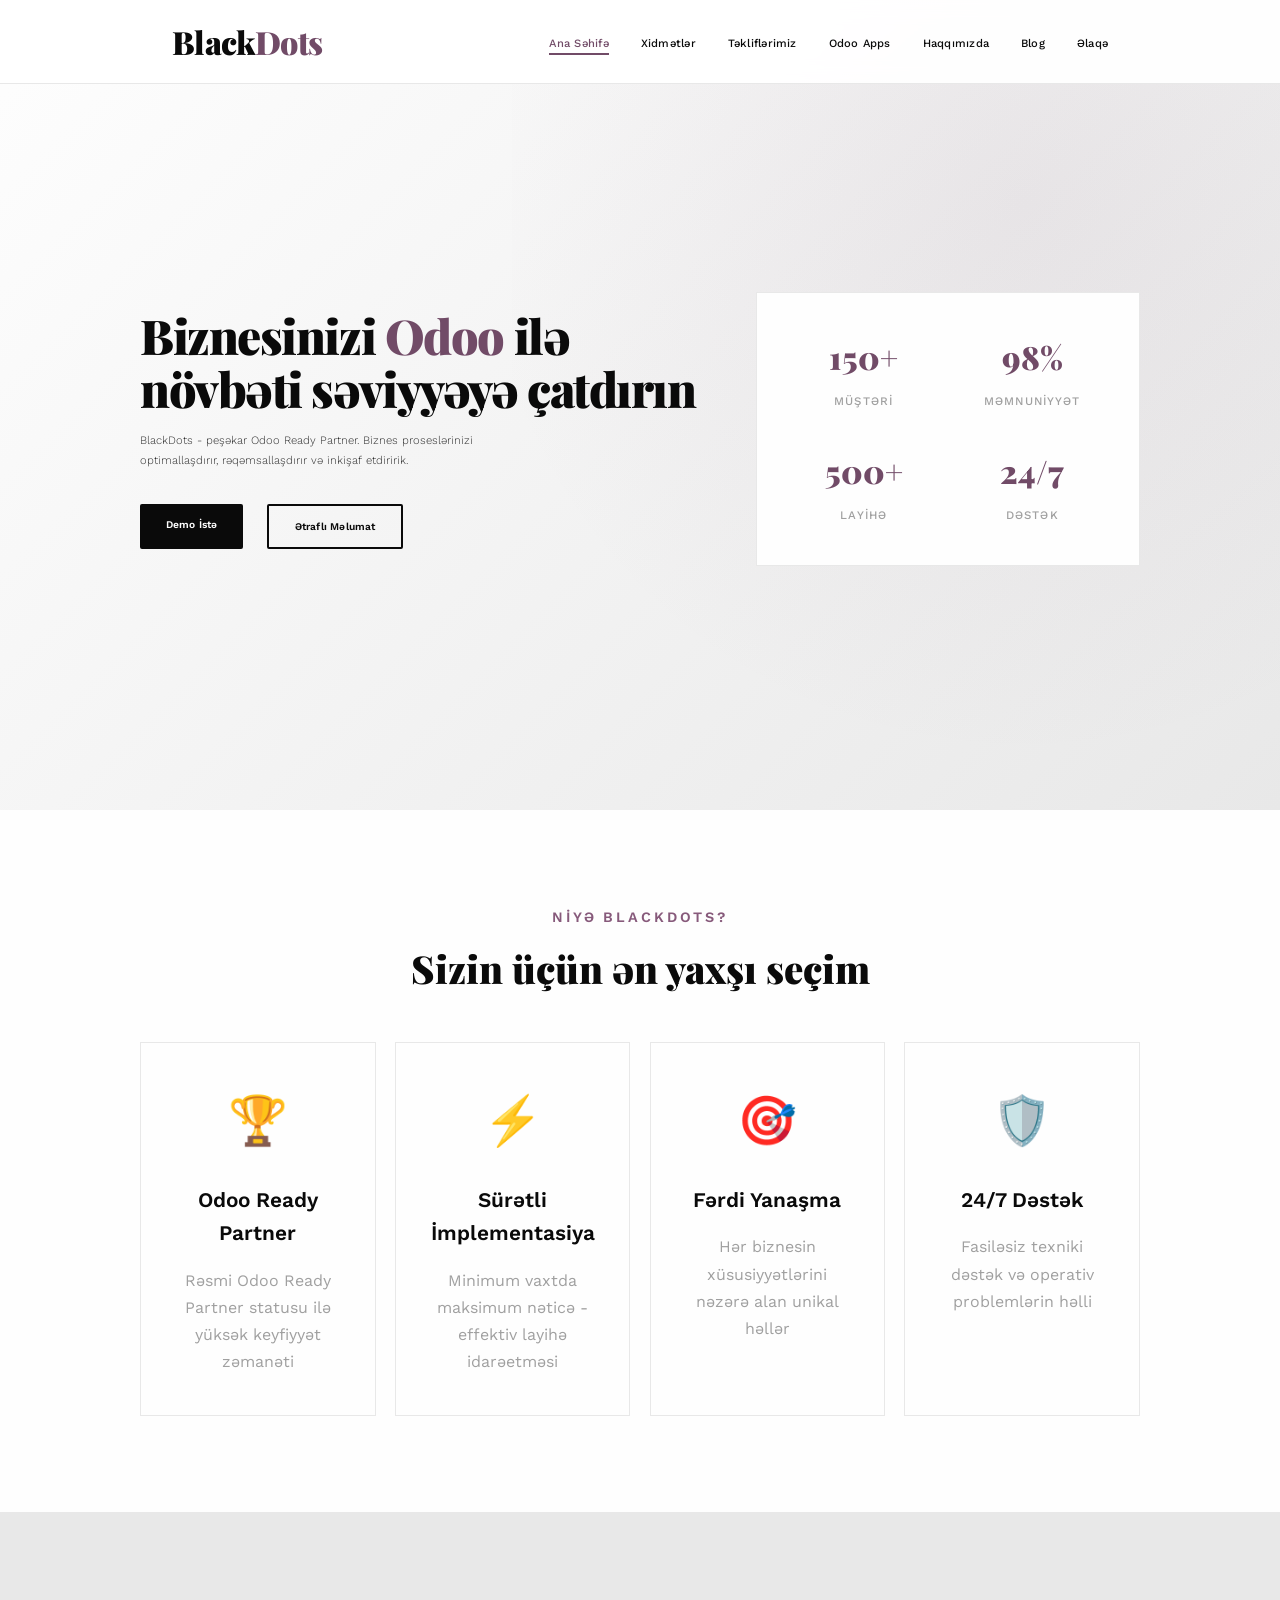
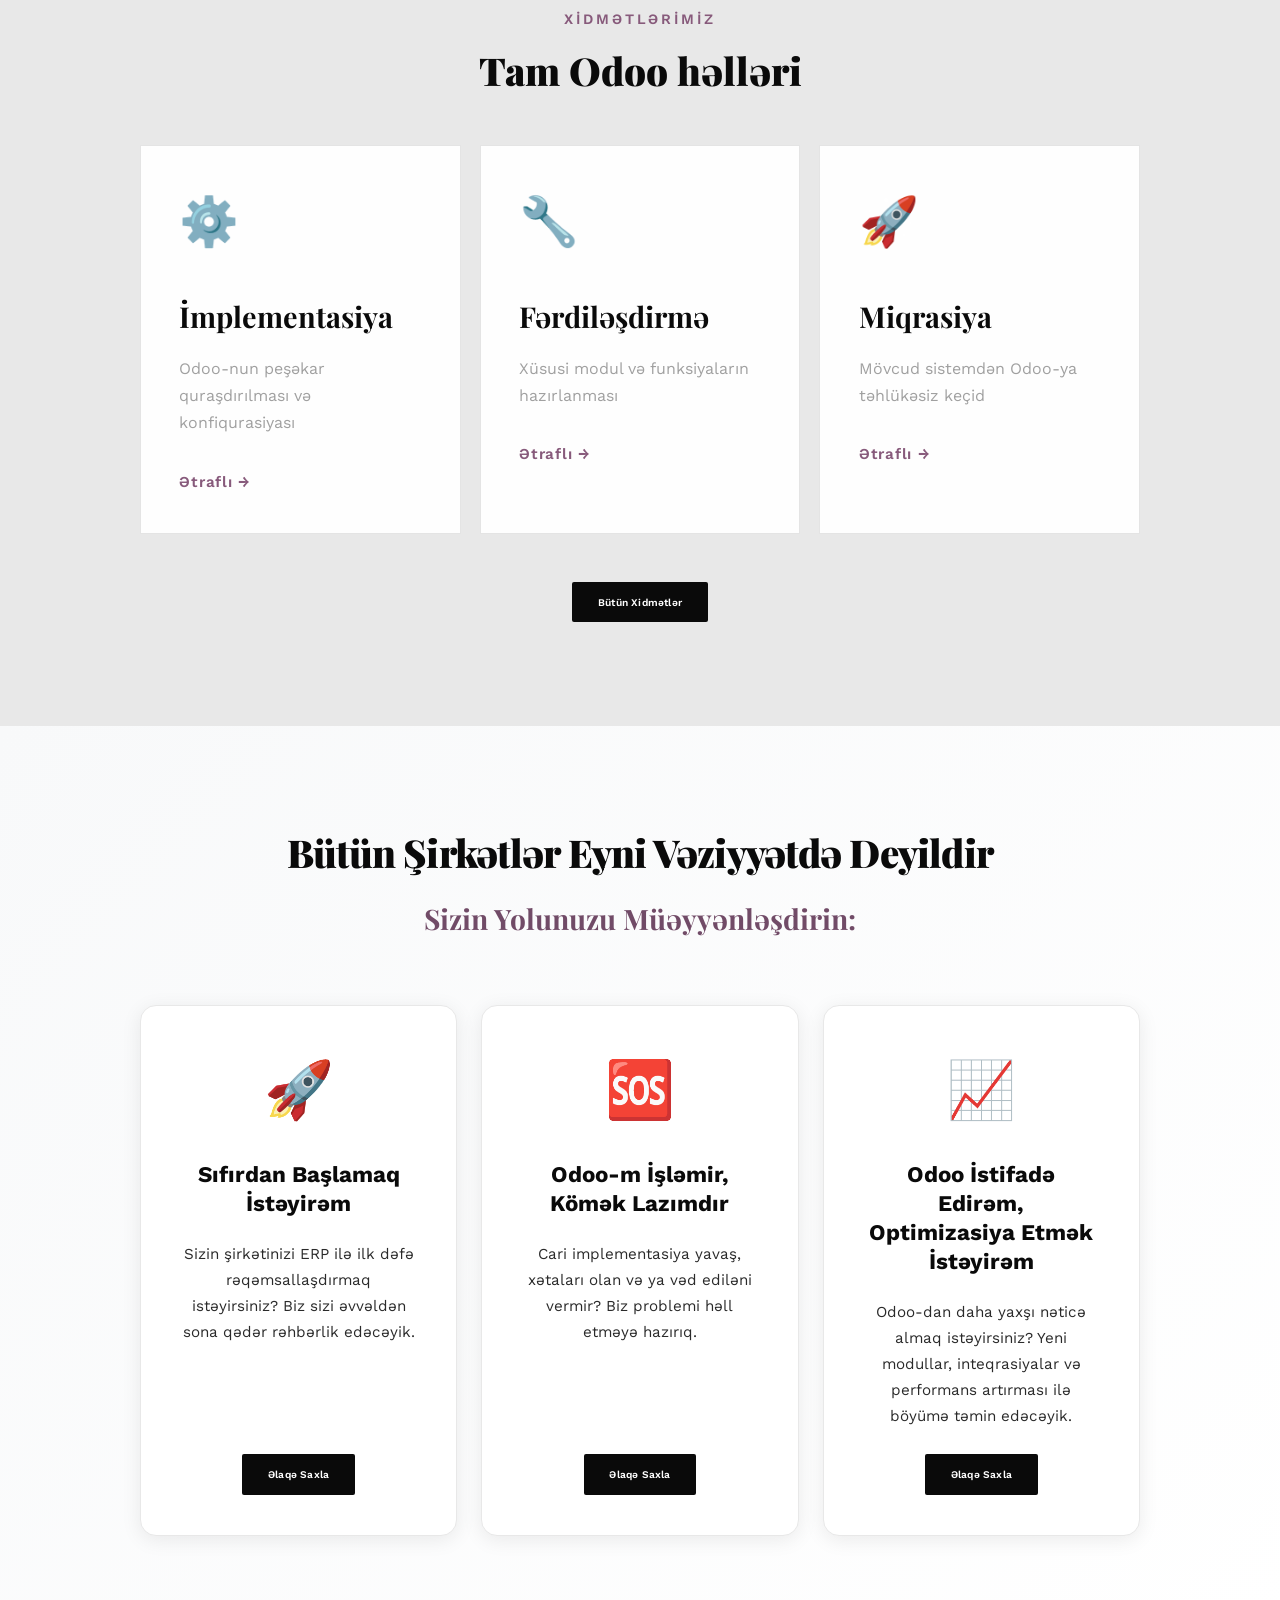
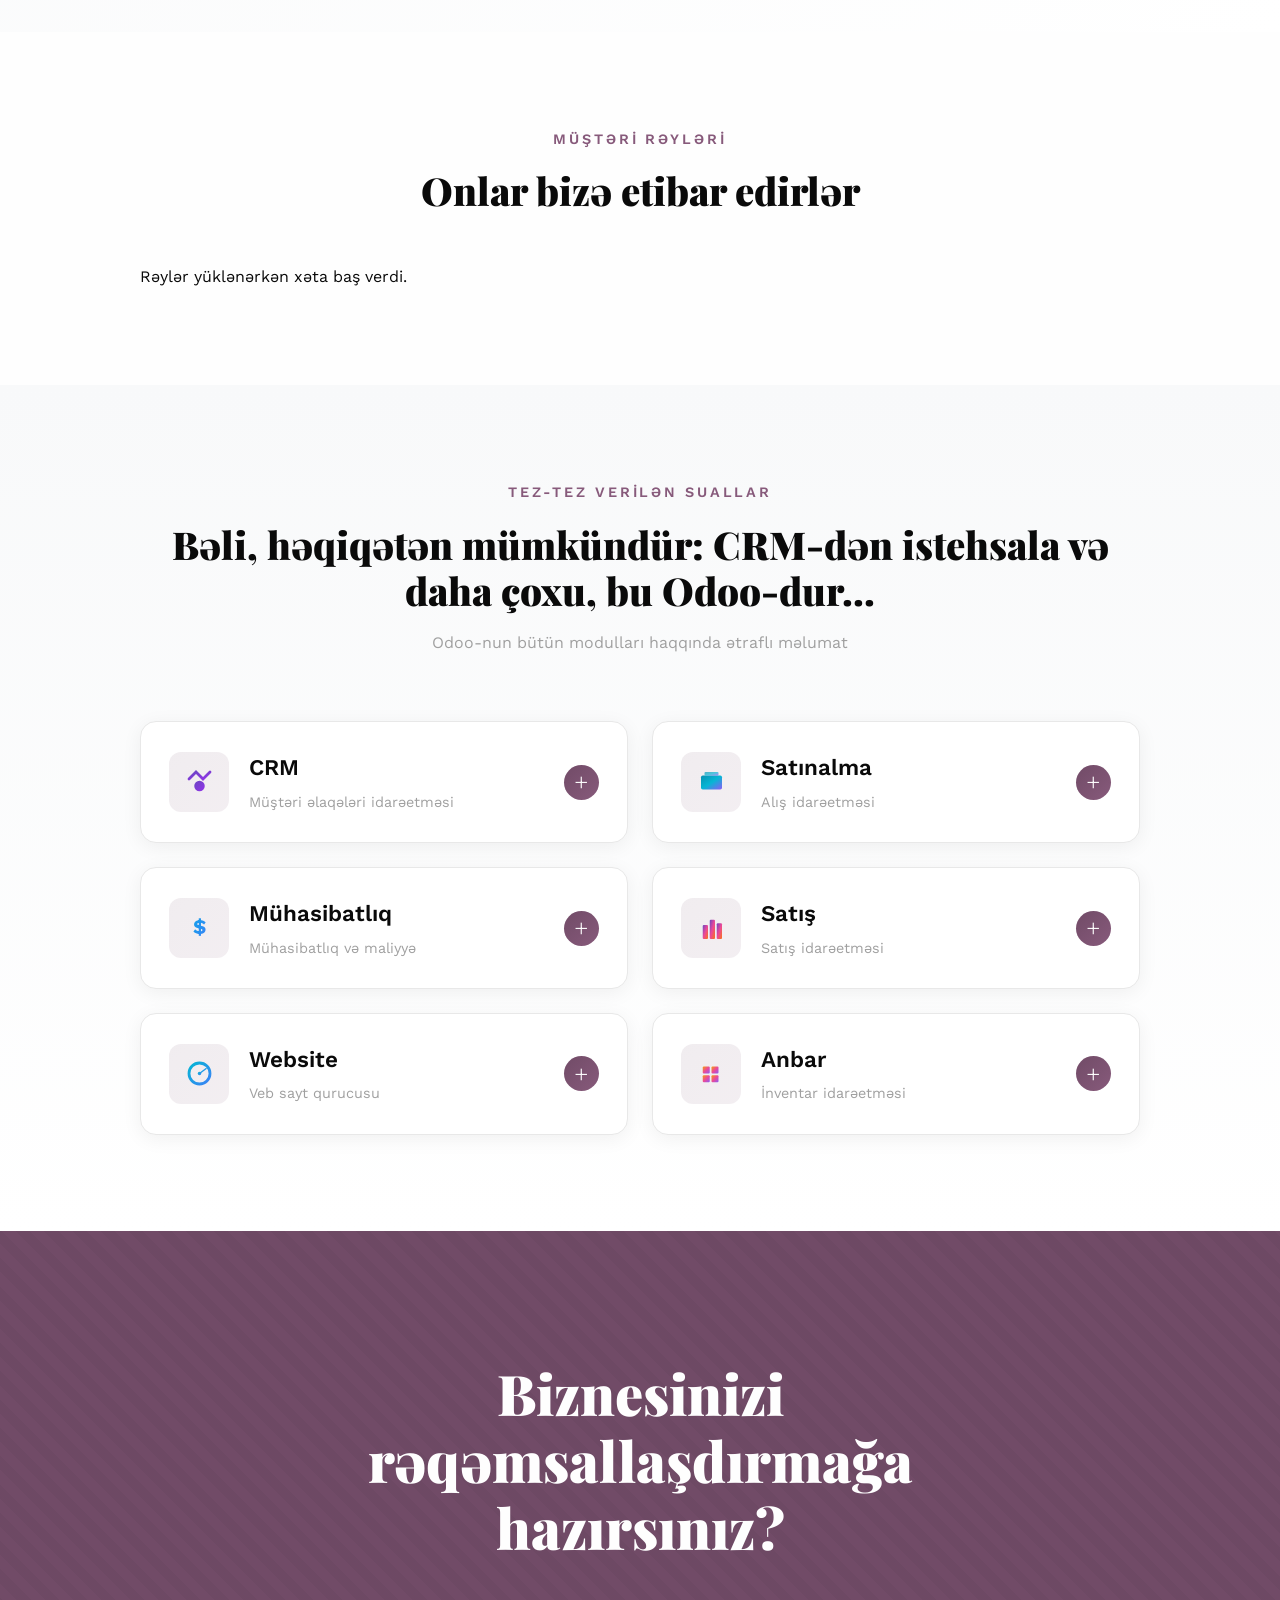
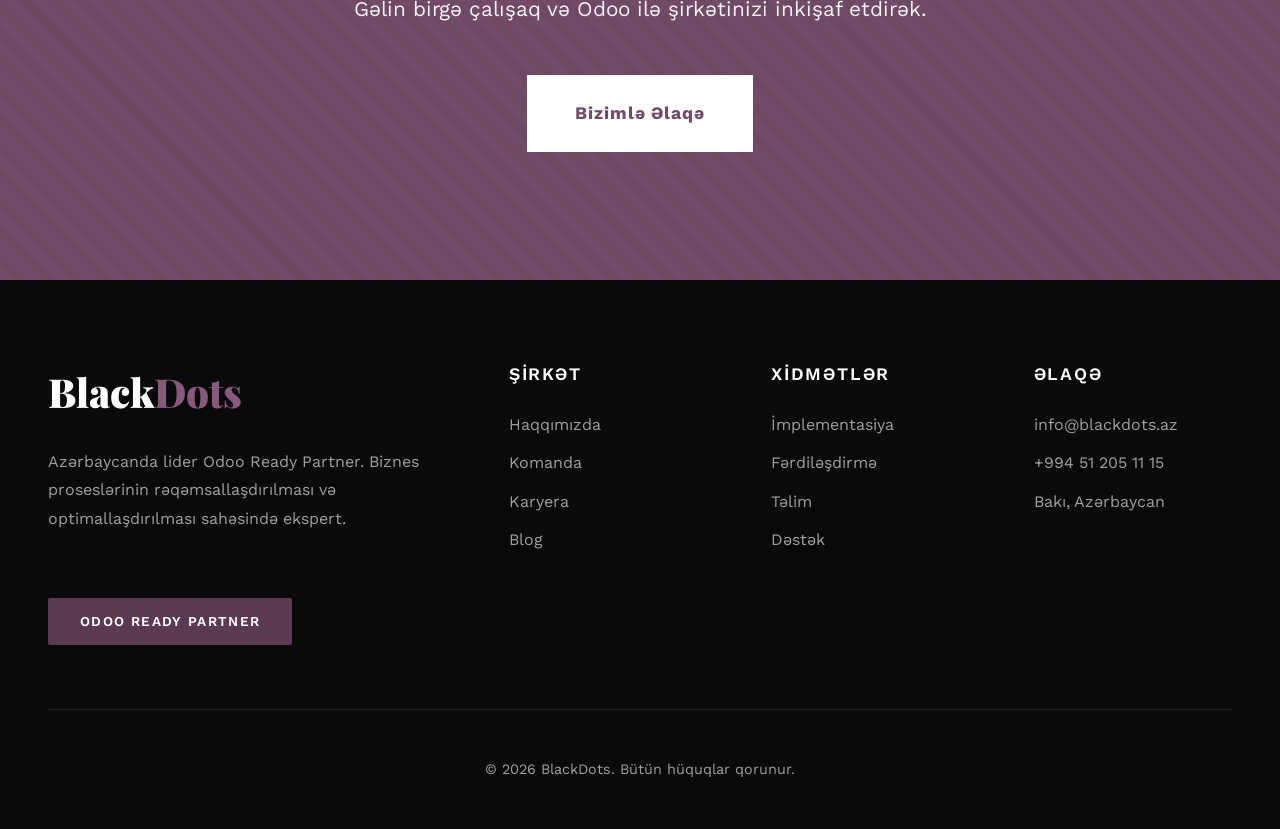
<file: index.html>
<!DOCTYPE html>
<html lang="az">

<head>
    <meta charset="UTF-8">
    <meta name="viewport" content="width=device-width, initial-scale=1.0, maximum-scale=5.0, user-scalable=yes">
    <title>BlackDots - Odoo Ready Partner | Ana Səhifə</title>
    <link
        href="https://fonts.googleapis.com/css2?family=Playfair+Display:wght@400;700;900&family=Work+Sans:wght@300;400;500;600&display=swap"
        rel="stylesheet">
    <link rel="stylesheet" href="css/style.css?v=202602241211">
    <link rel="stylesheet" href="css/mobile-responsive.css?v=202602241211">
</head>

<body>
    <!-- Navigation -->
    <nav>
        <div class="nav-container">
            <a href="index.html" class="logo">Black<span>Dots</span></a>
            <div class="hamburger">
                <span></span>
                <span></span>
                <span></span>
            </div>
            <ul class="nav-links">
                <li><a href="index.html" class="active">Ana Səhifə</a></li>
                <li><a href="services.html">Xidmətlər</a></li>
                <li><a href="tekliflerimiz.html">Təkliflərimiz</a></li>
                <li><a href="apps.html">Odoo Apps</a></li>
                <li><a href="about.html">Haqqımızda</a></li>
                <li><a href="blog.html">Blog</a></li>
                <li><a href="contact.html">Əlaqə</a></li>
            </ul>
        </div>
    </nav>

    <!-- Hero Section -->
    <section class="hero">
        <div class="hero-container">
            <div class="hero-content">
                <h1>
                    Biznesinizi <span class="highlight">Odoo</span> ilə
                    növbəti səviyyəyə çatdırın
                </h1>
                <p>
                    BlackDots - peşəkar Odoo Ready Partner. Biznes proseslərinizi
                    optimallaşdırır, rəqəmsallaşdırır və inkişaf etdiririk.
                </p>
                <div class="hero-buttons">
                    <a href="contact.html" class="btn btn-primary">
                        <span>Demo İstə</span>
                    </a>
                    <a href="services.html" class="btn btn-secondary">Ətraflı Məlumat</a>
                </div>
            </div>
            <div class="hero-visual">
                <div class="hero-card">
                    <div class="stats">
                        <div class="stat-item">
                            <span class="stat-number">150+</span>
                            <span class="stat-label">Müştəri</span>
                        </div>
                        <div class="stat-item">
                            <span class="stat-number">98%</span>
                            <span class="stat-label">Məmnuniyyət</span>
                        </div>
                        <div class="stat-item">
                            <span class="stat-number">500+</span>
                            <span class="stat-label">Layihə</span>
                        </div>
                        <div class="stat-item">
                            <span class="stat-number">24/7</span>
                            <span class="stat-label">Dəstək</span>
                        </div>
                    </div>
                </div>
            </div>
        </div>
    </section>

    <!-- Features Section -->
    <section class="features">
        <div class="section-header">
            <div class="section-subtitle">Niyə BlackDots?</div>
            <h2 class="section-title">Sizin üçün ən yaxşı seçim</h2>
        </div>
        <div class="features-grid">
            <div class="feature-card">
                <div class="feature-icon">🏆</div>
                <h3>Odoo Ready Partner</h3>
                <p>Rəsmi Odoo Ready Partner statusu ilə yüksək keyfiyyət zəmanəti</p>
            </div>
            <div class="feature-card">
                <div class="feature-icon">⚡</div>
                <h3>Sürətli İmplementasiya</h3>
                <p>Minimum vaxtda maksimum nəticə - effektiv layihə idarəetməsi</p>
            </div>
            <div class="feature-card">
                <div class="feature-icon">🎯</div>
                <h3>Fərdi Yanaşma</h3>
                <p>Hər biznesin xüsusiyyətlərini nəzərə alan unikal həllər</p>
            </div>
            <div class="feature-card">
                <div class="feature-icon">🛡️</div>
                <h3>24/7 Dəstək</h3>
                <p>Fasiləsiz texniki dəstək və operativ problemlərin həlli</p>
            </div>
        </div>
    </section>

    <!-- Services Preview -->
    <section class="services-preview">
        <div class="section-header">
            <div class="section-subtitle">Xidmətlərimiz</div>
            <h2 class="section-title">Tam Odoo həlləri</h2>
        </div>
        <div class="services-grid">
            <div class="service-card">
                <span class="service-icon">⚙️</span>
                <h3>İmplementasiya</h3>
                <p>Odoo-nun peşəkar quraşdırılması və konfiqurasiyası</p>
                <a href="services.html#implementation" class="service-link">Ətraflı →</a>
            </div>
            <div class="service-card">
                <span class="service-icon">🔧</span>
                <h3>Fərdiləşdirmə</h3>
                <p>Xüsusi modul və funksiyaların hazırlanması</p>
                <a href="services.html#customization" class="service-link">Ətraflı →</a>
            </div>
            <div class="service-card">
                <span class="service-icon">🚀</span>
                <h3>Miqrasiya</h3>
                <p>Mövcud sistemdən Odoo-ya təhlükəsiz keçid</p>
                <a href="services.html#migration" class="service-link">Ətraflı →</a>
            </div>
        </div>
        <div class="section-cta">
            <a href="services.html" class="btn btn-primary"><span>Bütün Xidmətlər</span></a>
        </div>
    </section>

    <!-- Path Identification Section -->
    <section class="path-section">
        <div class="path-container">
            <div class="path-header">
                <h2 class="path-title">Bütün Şirkətlər Eyni Vəziyyətdə Deyildir</h2>
                <h3 class="path-subtitle">Sizin Yolunuzu Müəyyənləşdirin:</h3>
            </div>
            <div class="path-grid">
                <!-- Path 1: From Scratch -->
                <div class="path-card">
                    <div class="path-icon">🚀</div>
                    <h4>Sıfırdan Başlamaq İstəyirəm</h4>
                    <p class="path-description">
                        Sizin şirkətinizi ERP ilə ilk dəfə rəqəmsallaşdırmaq istəyirsiniz?
                        Biz sizi əvvəldən sona qədər rəhbərlik edəcəyik.
                    </p>
                    <a href="contact.html" class="btn btn-primary"><span>Əlaqə Saxla</span></a>
                </div>

                <!-- Path 2: Rescue -->
                <div class="path-card">
                    <div class="path-icon">🆘</div>
                    <h4>Odoo-m İşləmir, Kömək Lazımdır</h4>
                    <p class="path-description">
                        Cari implementasiya yavaş, xətaları olan və ya vəd ediləni vermir?
                        Biz problemi həll etməyə hazırıq.
                    </p>
                    <a href="contact.html" class="btn btn-primary"><span>Əlaqə Saxla</span></a>
                </div>

                <!-- Path 3: Optimize & Grow -->
                <div class="path-card">
                    <div class="path-icon">📈</div>
                    <h4>Odoo İstifadə Edirəm, Optimizasiya Etmək İstəyirəm</h4>
                    <p class="path-description">
                        Odoo-dan daha yaxşı nəticə almaq istəyirsiniz?
                        Yeni modullar, inteqrasiyalar və performans artırması ilə böyümə təmin edəcəyik.
                    </p>
                    <a href="contact.html" class="btn btn-primary"><span>Əlaqə Saxla</span></a>
                </div>
            </div>
        </div>
    </section>

    <!-- Testimonials -->
    <section class="testimonials">
        <div class="section-header">
            <div class="section-subtitle">Müştəri Rəyləri</div>
            <h2 class="section-title">Onlar bizə etibar edirlər</h2>
        </div>
        <div class="testimonials-grid" id="testimonialsGrid">
            <!-- Testimonials will be loaded here -->
            <div class="loading-spinner">Rəylər yüklənir...</div>
        </div>
    </section>

    <!-- FAQ Accordion Section - Odoo Modules -->
    <section class="faq-accordion-section">
        <div class="faq-accordion-container">
            <div class="faq-accordion-header">
                <div class="section-subtitle">Tez-tez Verilən Suallar</div>
                <h2 class="section-title">Bəli, həqiqətən mümkündür: CRM-dən istehsala və daha çoxu, bu Odoo-dur...</h2>
                <p class="section-description">Odoo-nun bütün modulları haqqında ətraflı məlumat</p>
            </div>

            <div class="faq-accordion-grid">
                <!-- CRM Module -->
                <div class="faq-accordion-item">
                    <div class="faq-accordion-question">
                        <div class="faq-accordion-icon">
                            <svg viewBox="0 0 100 100" xmlns="http://www.w3.org/2000/svg">
                                <defs>
                                    <linearGradient id="crm-gradient-home" x1="0%" y1="0%" x2="100%" y2="100%">
                                        <stop offset="0%" style="stop-color:#6B46C1;stop-opacity:1" />
                                        <stop offset="100%" style="stop-color:#9333EA;stop-opacity:1" />
                                    </linearGradient>
                                </defs>
                                <path d="M20,40 L40,20 L60,40 L80,20" stroke="url(#crm-gradient-home)" stroke-width="8"
                                    fill="none" stroke-linecap="round" />
                                <circle cx="50" cy="60" r="15" fill="url(#crm-gradient-home)" />
                            </svg>
                        </div>
                        <div class="faq-accordion-title">
                            <h3>CRM</h3>
                            <p class="faq-accordion-subtitle">Müştəri əlaqələri idarəetməsi</p>
                        </div>
                        <span class="faq-accordion-toggle">+</span>
                    </div>
                    <div class="faq-accordion-answer">
                        <div class="faq-accordion-content">
                            <p>Müştərilərinizlə əlaqələri idarə edin. İlk təmasdan sövdələşməyə qədər bütün prosesi
                                izləyin.</p>
                            <ul>
                                <li><strong>Lead idarəetməsi:</strong> Potensial müştəriləri avtomatik qeydə alın</li>
                                <li><strong>Satış hunisi:</strong> Hər bir sövdələşməni addım-addım izləyin</li>
                                <li><strong>Müştəri bazası:</strong> Bütün məlumatlar bir yerdə</li>
                                <li><strong>Email inteqrasiyası:</strong> Avtomatik email göndərmə</li>
                            </ul>
                        </div>
                    </div>
                </div>

                <!-- Inkoop Module -->
                <div class="faq-accordion-item">
                    <div class="faq-accordion-question">
                        <div class="faq-accordion-icon">
                            <svg viewBox="0 0 100 100" xmlns="http://www.w3.org/2000/svg">
                                <defs>
                                    <linearGradient id="inkoop-gradient-home" x1="0%" y1="0%" x2="100%" y2="100%">
                                        <stop offset="0%" style="stop-color:#0891B2;stop-opacity:1" />
                                        <stop offset="50%" style="stop-color:#06B6D4;stop-opacity:1" />
                                        <stop offset="100%" style="stop-color:#8B5CF6;stop-opacity:1" />
                                    </linearGradient>
                                </defs>
                                <rect x="20" y="30" width="60" height="40" rx="5" fill="url(#inkoop-gradient-home)" />
                                <rect x="30" y="20" width="40" height="10" rx="3" fill="url(#inkoop-gradient-home)"
                                    opacity="0.7" />
                            </svg>
                        </div>
                        <div class="faq-accordion-title">
                            <h3>Satınalma</h3>
                            <p class="faq-accordion-subtitle">Alış idarəetməsi</p>
                        </div>
                        <span class="faq-accordion-toggle">+</span>
                    </div>
                    <div class="faq-accordion-answer">
                        <div class="faq-accordion-content">
                            <p>Tədarükçülərlə işləri optimallaşdırın. Sifariş vermədən ödənişə qədər tam nəzarət.</p>
                            <ul>
                                <li><strong>Satınalma sifarişləri:</strong> Avtomatik sifariş yaratma</li>
                                <li><strong>Tədarükçü idarəetməsi:</strong> Tədarükçü məlumat bazası</li>
                                <li><strong>Qiymət müqayisəsi:</strong> Ən yaxşı təklifləri seçin</li>
                                <li><strong>Anbar inteqrasiyası:</strong> Avtomatik inventar yeniləməsi</li>
                            </ul>
                        </div>
                    </div>
                </div>

                <!-- Boekhouding Module -->
                <div class="faq-accordion-item">
                    <div class="faq-accordion-question">
                        <div class="faq-accordion-icon">
                            <svg viewBox="0 0 100 100" xmlns="http://www.w3.org/2000/svg">
                                <defs>
                                    <linearGradient id="boek-gradient-home" x1="0%" y1="0%" x2="100%" y2="100%">
                                        <stop offset="0%" style="stop-color:#0EA5E9;stop-opacity:1" />
                                        <stop offset="100%" style="stop-color:#3B82F6;stop-opacity:1" />
                                    </linearGradient>
                                </defs>
                                <text x="50" y="65" font-size="60" font-weight="bold" fill="url(#boek-gradient-home)"
                                    text-anchor="middle">$</text>
                            </svg>
                        </div>
                        <div class="faq-accordion-title">
                            <h3>Mühasibatlıq</h3>
                            <p class="faq-accordion-subtitle">Mühasibatlıq və maliyyə</p>
                        </div>
                        <span class="faq-accordion-toggle">+</span>
                    </div>
                    <div class="faq-accordion-answer">
                        <div class="faq-accordion-content">
                            <p>Maliyyə vəziyyətinə tam nəzarət. Avtomatik mühasibatlıq və peşəkar hesabatlar.</p>
                            <ul>
                                <li><strong>Avtomatik keçidlər:</strong> Hər əməliyyat avtomatik qeydə alınır</li>
                                <li><strong>Bank sinxronizasiyası:</strong> Bank hesabları ilə əlaqə</li>
                                <li><strong>Faktura idarəetməsi:</strong> Alıcı və satıcı fakturaları</li>
                                <li><strong>Vergi hesablamaları:</strong> ƏDV avtomatik hesablanması</li>
                            </ul>
                        </div>
                    </div>
                </div>

                <!-- Verkoop Module -->
                <div class="faq-accordion-item">
                    <div class="faq-accordion-question">
                        <div class="faq-accordion-icon">
                            <svg viewBox="0 0 100 100" xmlns="http://www.w3.org/2000/svg">
                                <defs>
                                    <linearGradient id="verkoop-gradient-home" x1="0%" y1="0%" x2="100%" y2="100%">
                                        <stop offset="0%" style="stop-color:#6B46C1;stop-opacity:1" />
                                        <stop offset="50%" style="stop-color:#EC4899;stop-opacity:1" />
                                        <stop offset="100%" style="stop-color:#F97316;stop-opacity:1" />
                                    </linearGradient>
                                </defs>
                                <rect x="25" y="40" width="15" height="40" fill="url(#verkoop-gradient-home)" rx="3" />
                                <rect x="45" y="25" width="15" height="55" fill="url(#verkoop-gradient-home)" rx="3" />
                                <rect x="65" y="35" width="15" height="45" fill="url(#verkoop-gradient-home)" rx="3" />
                            </svg>
                        </div>
                        <div class="faq-accordion-title">
                            <h3>Satış</h3>
                            <p class="faq-accordion-subtitle">Satış idarəetməsi</p>
                        </div>
                        <span class="faq-accordion-toggle">+</span>
                    </div>
                    <div class="faq-accordion-answer">
                        <div class="faq-accordion-content">
                            <p>Təklifdən fakturaya qədər, bütün satış prosesini sadələşdirin.</p>
                            <ul>
                                <li><strong>Təklif hazırlanması:</strong> Peşəkar təkliflər saniyələr ərzində</li>
                                <li><strong>Sifariş idarəetməsi:</strong> Satış sifarişlərinin emalı</li>
                                <li><strong>Qiymət siyasəti:</strong> Fərqli qiymət siyasətləri</li>
                                <li><strong>Satış analitikası:</strong> Performans izləmə</li>
                            </ul>
                        </div>
                    </div>
                </div>

                <!-- Website Module -->
                <div class="faq-accordion-item">
                    <div class="faq-accordion-question">
                        <div class="faq-accordion-icon">
                            <svg viewBox="0 0 100 100" xmlns="http://www.w3.org/2000/svg">
                                <defs>
                                    <linearGradient id="website-gradient-home" x1="0%" y1="0%" x2="100%" y2="100%">
                                        <stop offset="0%" style="stop-color:#06B6D4;stop-opacity:1" />
                                        <stop offset="100%" style="stop-color:#3B82F6;stop-opacity:1" />
                                    </linearGradient>
                                </defs>
                                <circle cx="50" cy="50" r="30" fill="none" stroke="url(#website-gradient-home)"
                                    stroke-width="8" />
                                <circle cx="50" cy="50" r="5" fill="url(#website-gradient-home)" />
                                <line x1="50" y1="50" x2="70" y2="35" stroke="url(#website-gradient-home)"
                                    stroke-width="4" />
                            </svg>
                        </div>
                        <div class="faq-accordion-title">
                            <h3>Website</h3>
                            <p class="faq-accordion-subtitle">Veb sayt qurucusu</p>
                        </div>
                        <span class="faq-accordion-toggle">+</span>
                    </div>
                    <div class="faq-accordion-answer">
                        <div class="faq-accordion-content">
                            <p>Peşəkar veb sayt yaradın. Kod bilməyə ehtiyac yoxdur.</p>
                            <ul>
                                <li><strong>Drag & Drop editor:</strong> Asanlıqla səhifələr yaradın</li>
                                <li><strong>Hazır şablonlar:</strong> Müxtəlif sənaye üçün şablonlar</li>
                                <li><strong>SEO optimallaşdırması:</strong> Yüksək reytinq</li>
                                <li><strong>Mobil uyğunluq:</strong> Bütün cihazlarda mükəmməl</li>
                            </ul>
                        </div>
                    </div>
                </div>

                <!-- Voorraad Module -->
                <div class="faq-accordion-item">
                    <div class="faq-accordion-question">
                        <div class="faq-accordion-icon">
                            <svg viewBox="0 0 100 100" xmlns="http://www.w3.org/2000/svg">
                                <defs>
                                    <linearGradient id="voorraad-gradient-home" x1="0%" y1="0%" x2="100%" y2="100%">
                                        <stop offset="0%" style="stop-color:#F59E0B;stop-opacity:1" />
                                        <stop offset="50%" style="stop-color:#EC4899;stop-opacity:1" />
                                        <stop offset="100%" style="stop-color:#8B5CF6;stop-opacity:1" />
                                    </linearGradient>
                                </defs>
                                <rect x="25" y="30" width="20" height="20" fill="url(#voorraad-gradient-home)" rx="3" />
                                <rect x="50" y="30" width="20" height="20" fill="url(#voorraad-gradient-home)" rx="3" />
                                <rect x="25" y="55" width="20" height="20" fill="url(#voorraad-gradient-home)" rx="3" />
                                <rect x="50" y="55" width="20" height="20" fill="url(#voorraad-gradient-home)" rx="3" />
                            </svg>
                        </div>
                        <div class="faq-accordion-title">
                            <h3>Anbar</h3>
                            <p class="faq-accordion-subtitle">İnventar idarəetməsi</p>
                        </div>
                        <span class="faq-accordion-toggle">+</span>
                    </div>
                    <div class="faq-accordion-answer">
                        <div class="faq-accordion-content">
                            <p>Anbardakı məhsulları real-time izləyin. Heç nə qaçırmayın.</p>
                            <ul>
                                <li><strong>Real-time izləmə:</strong> Anbar vəziyyətini hər an bilin</li>
                                <li><strong>Barkod sistemi:</strong> Sürətli inventar idarəetməsi</li>
                                <li><strong>Avtomatik sifariş:</strong> Minimum səviyyədə sifariş</li>
                                <li><strong>Lot və serial nömrələr:</strong> Tam izlənilə bilənlik</li>
                            </ul>
                        </div>
                    </div>
                </div>
            </div>
        </div>
    </section>

    <!-- CTA Section -->
    <section class="cta">
        <div class="cta-content">
            <h2>Biznesinizi rəqəmsallaşdırmağa hazırsınız?</h2>
            <p>
                Gəlin birgə çalışaq və Odoo ilə şirkətinizi inkişaf etdirək.
            </p>
            <a href="contact.html" class="btn-white">Bizimlə Əlaqə</a>
        </div>
    </section>

    <!-- Footer -->
    <footer>
        <div class="footer-container">
            <div class="footer-col">
                <div class="footer-brand">Black<span>Dots</span></div>
                <p class="footer-about">
                    Azərbaycanda lider Odoo Ready Partner. Biznes proseslərinin
                    rəqəmsallaşdırılması və optimallaşdırılması sahəsində ekspert.
                </p>
                <div class="odoo-badge">ODOO READY PARTNER</div>
            </div>
            <div class="footer-section">
                <h4>Şirkət</h4>
                <ul class="footer-links">
                    <li><a href="about.html">Haqqımızda</a></li>
                    <li><a href="#">Komanda</a></li>
                    <li><a href="careers.html">Karyera</a></li>
                    <li><a href="#">Blog</a></li>
                </ul>
            </div>
            <div class="footer-section">
                <h4>Xidmətlər</h4>
                <ul class="footer-links">
                    <li><a href="services.html">İmplementasiya</a></li>
                    <li><a href="services.html">Fərdiləşdirmə</a></li>
                    <li><a href="services.html">Təlim</a></li>
                    <li><a href="services.html">Dəstək</a></li>
                </ul>
            </div>
            <div class="footer-section">
                <h4>Əlaqə</h4>
                <ul class="footer-links">
                    <li><a href="mailto:info@blackdots.az">info@blackdots.az</a></li>
                    <li><a href="tel:+994512051115">+994 51 205 11 15</a></li>
                    <li><a href="contact.html">Bakı, Azərbaycan</a></li>
                </ul>
            </div>
        </div>
        <div class="footer-bottom">
            <p>&copy; 2026 BlackDots. Bütün hüquqlar qorunur.</p>
        </div>
    </footer>
    <script src="js/api-config.js?v=3"></script>
    <script src="js/script.js?v=3"></script>
</body>

</html>
</file>
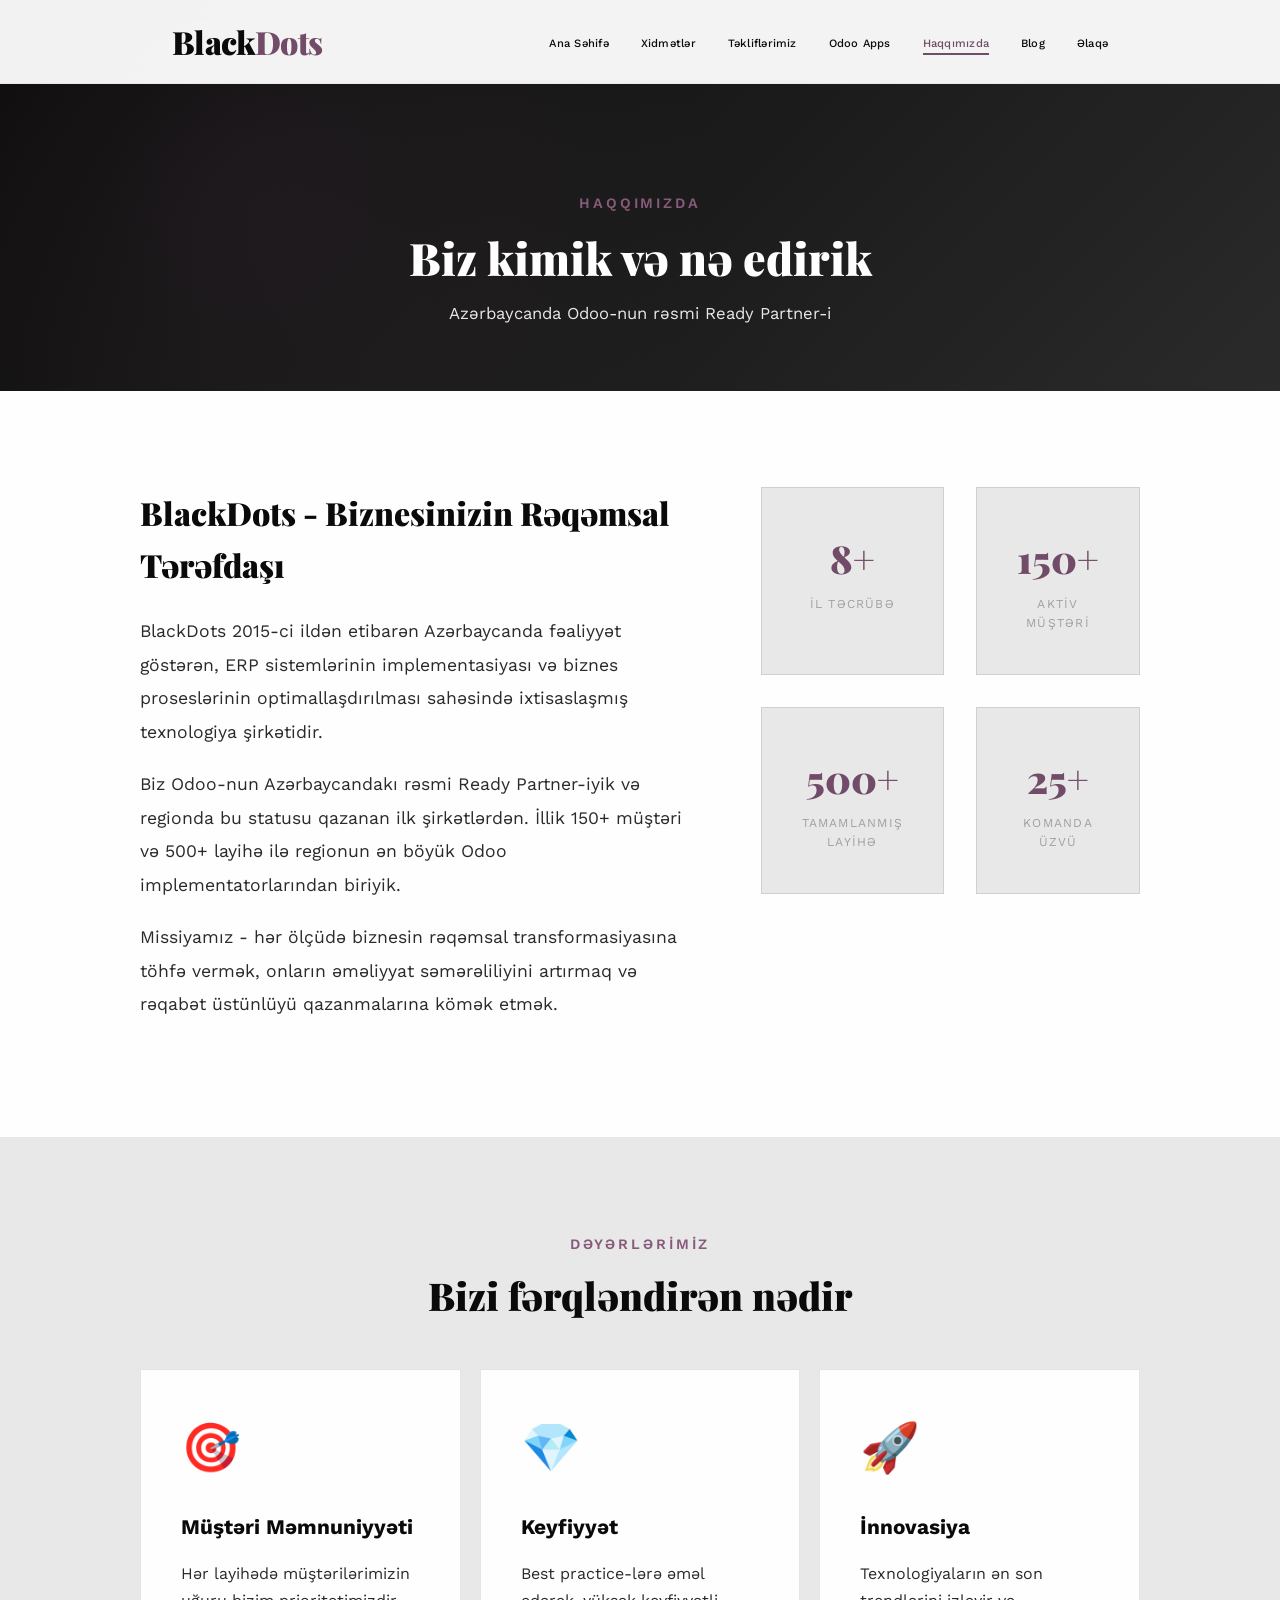
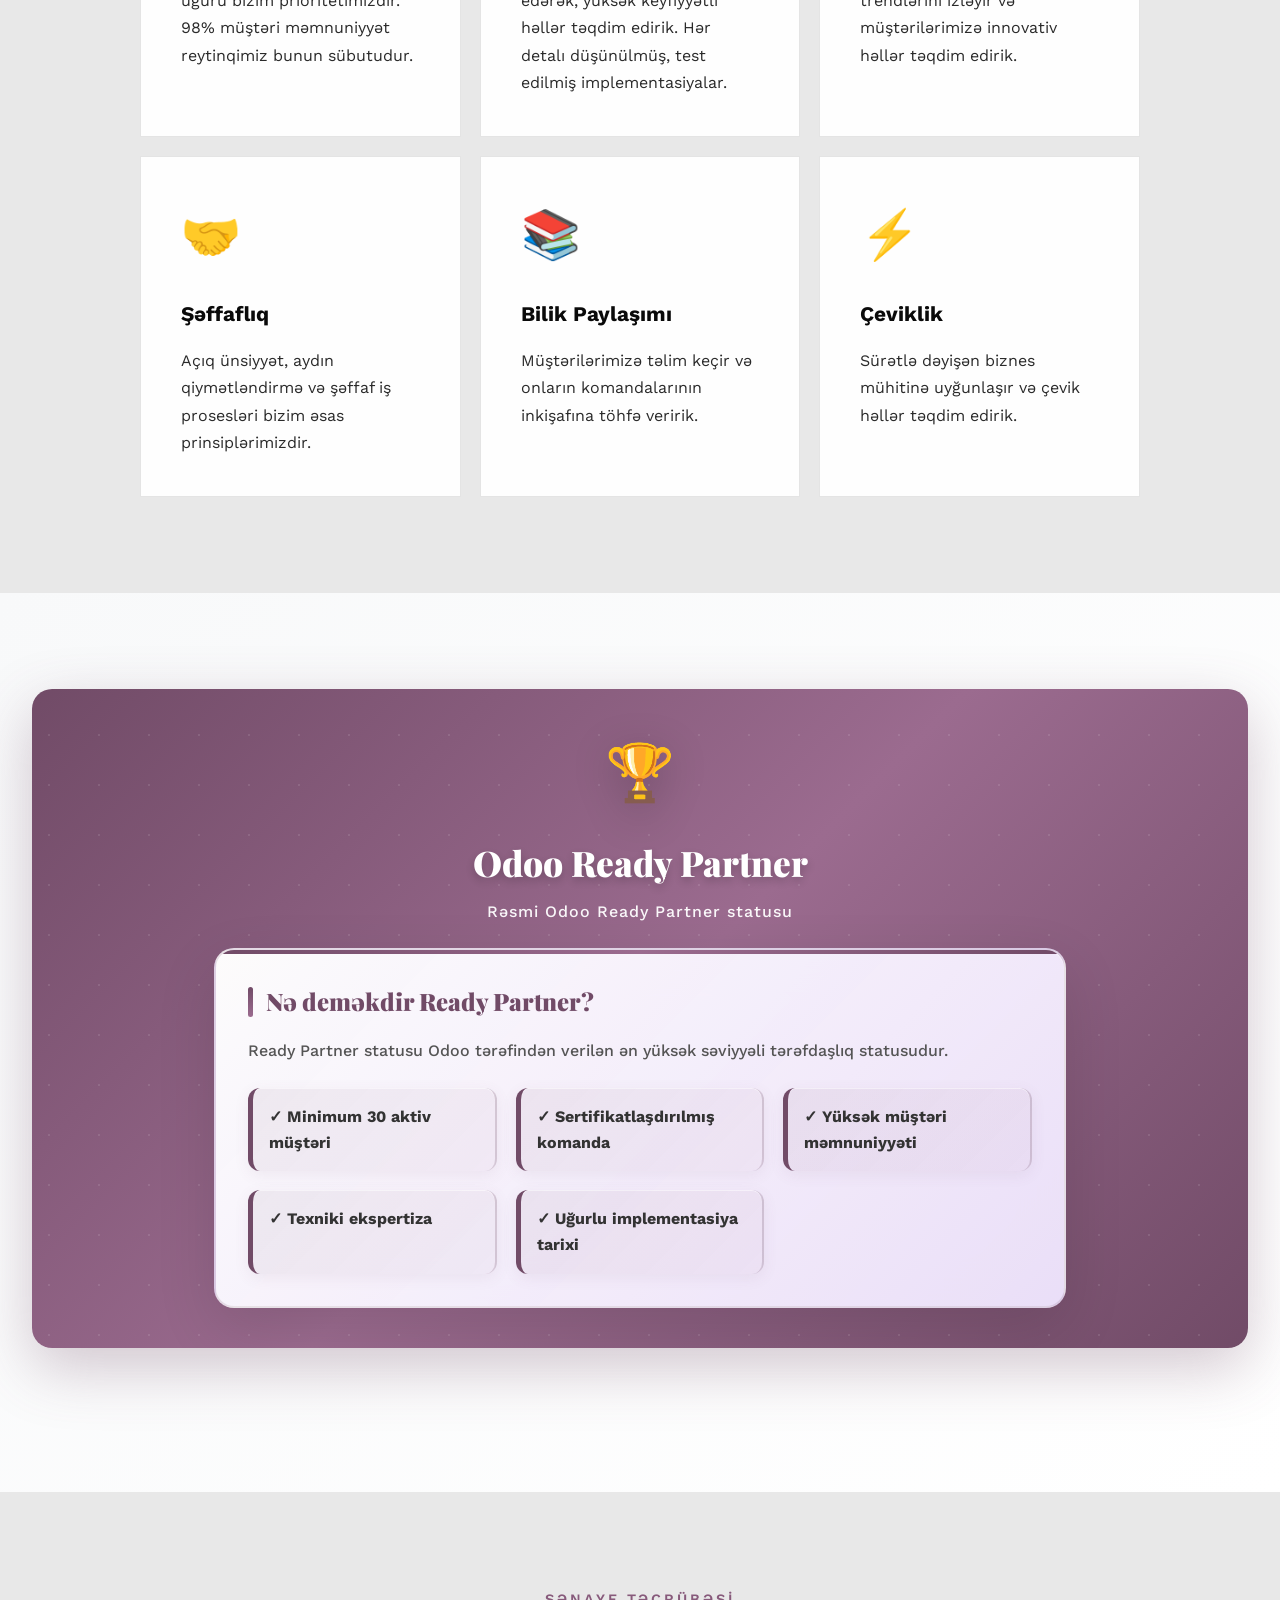
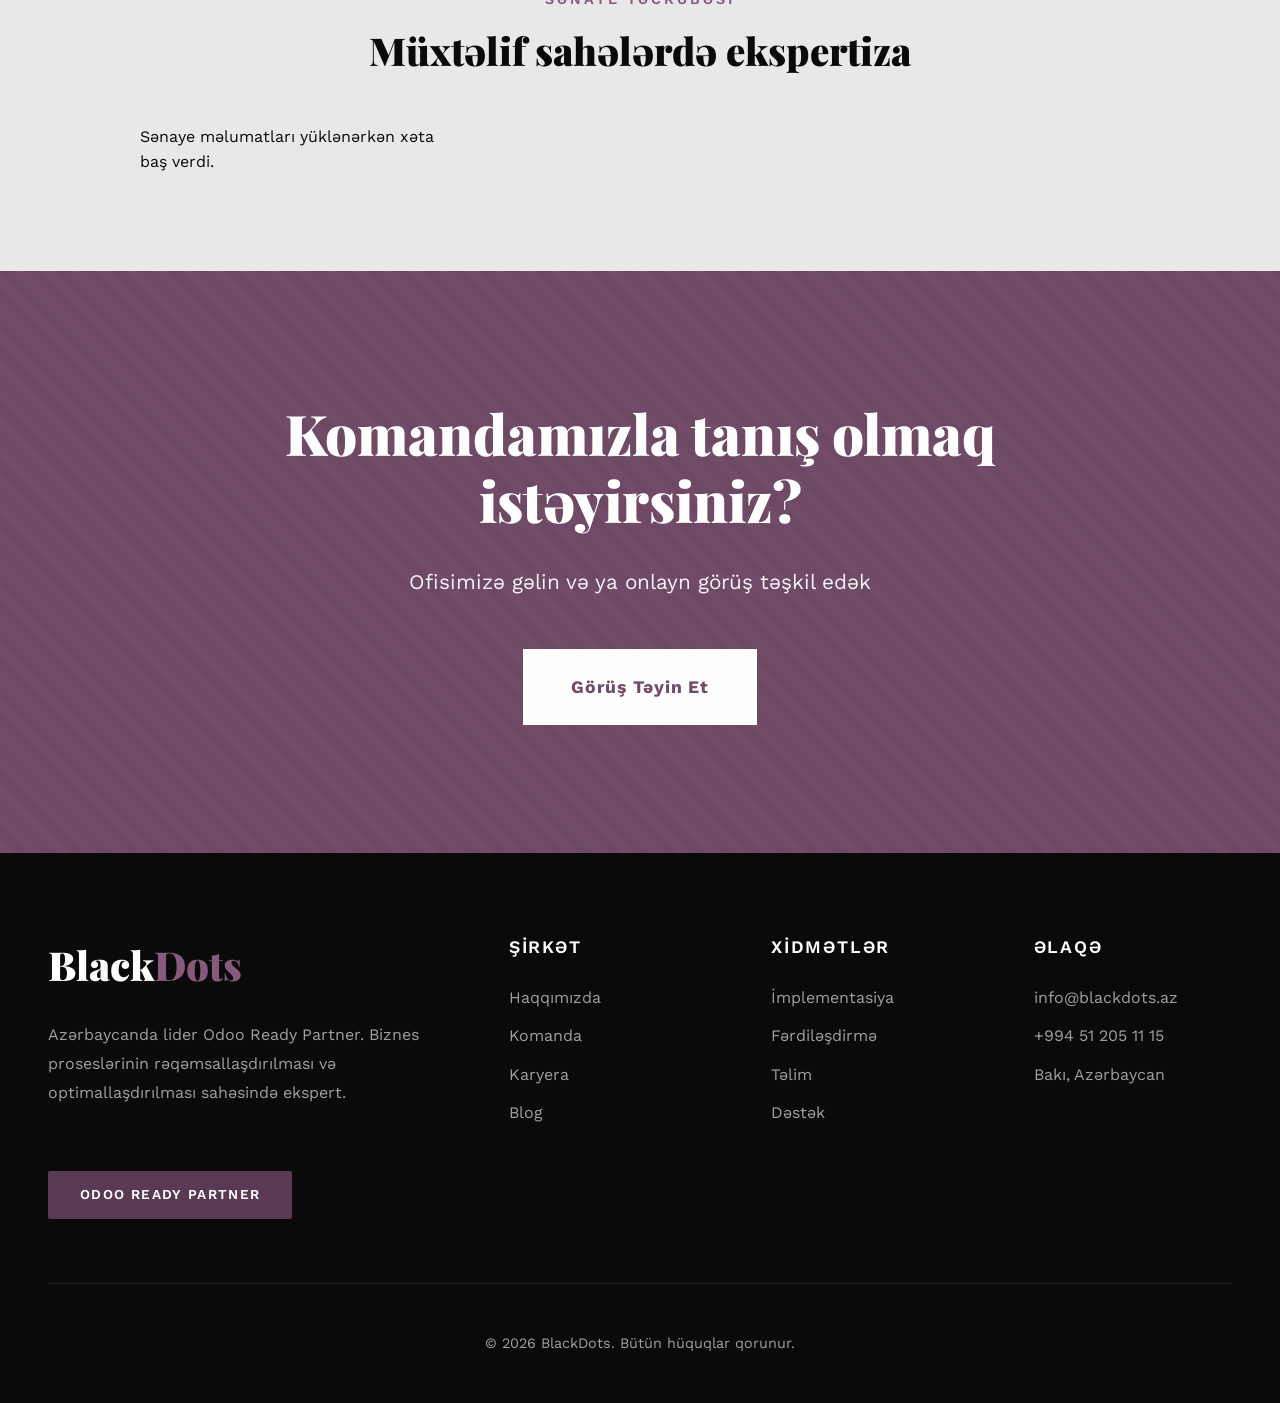
<file: about.html>
<!DOCTYPE html>
<html lang="az">

<head>
    <meta charset="UTF-8">
    <meta name="viewport" content="width=device-width, initial-scale=1.0">
    <title>BlackDots - Haqqımızda</title>
    <link
        href="https://fonts.googleapis.com/css2?family=Playfair+Display:wght@400;700;900&family=Work+Sans:wght@300;400;500;600&display=swap"
        rel="stylesheet">
    <link rel="stylesheet" href="css/style.css?v=202602241211">
    <link rel="stylesheet" href="css/mobile-responsive.css?v=202602241211">
</head>

<body>
    <!-- Navigation -->
    <nav>
        <div class="nav-container">
            <a href="index.html" class="logo">Black<span>Dots</span></a>
            <div class="hamburger">
                <span></span>
                <span></span>
                <span></span>
            </div>
            <ul class="nav-links">
                <li><a href="index.html">Ana Səhifə</a></li>
                <li><a href="services.html">Xidmətlər</a></li>
                <li><a href="tekliflerimiz.html">Təkliflərimiz</a></li>
                <li><a href="apps.html">Odoo Apps</a></li>
                <li><a href="about.html" class="active">Haqqımızda</a></li>
                <li><a href="blog.html">Blog</a></li>
                <li><a href="contact.html">Əlaqə</a></li>
            </ul>
        </div>
    </nav>

    <!-- Page Header -->
    <section class="page-header">
        <div class="page-header-content">
            <div class="section-subtitle">Haqqımızda</div>
            <h1>Biz kimik və nə edirik</h1>
            <p>Azərbaycanda Odoo-nun rəsmi Ready Partner-i</p>
        </div>
    </section>

    <!-- About Story -->
    <section class="about-story">
        <div class="about-container">
            <div class="story-content">
                <div class="story-text">
                    <h2>BlackDots - Biznesinizin Rəqəmsal Tərəfdaşı</h2>
                    <p>
                        BlackDots 2015-ci ildən etibarən Azərbaycanda fəaliyyət göstərən,
                        ERP sistemlərinin implementasiyası və biznes proseslərinin optimallaşdırılması
                        sahəsində ixtisaslaşmış texnologiya şirkətidir.
                    </p>
                    <p>
                        Biz Odoo-nun Azərbaycandakı rəsmi Ready Partner-iyik və regionda bu
                        statusu qazanan ilk şirkətlərdən. İllik 150+ müştəri və 500+ layihə
                        ilə regionun ən böyük Odoo implementatorlarından biriyik.
                    </p>
                    <p>
                        Missiyamız - hər ölçüdə biznesin rəqəmsal transformasiyasına töhfə vermək,
                        onların əməliyyat səmərəliliyini artırmaq və rəqabət üstünlüyü qazanmalarına
                        kömək etmək.
                    </p>
                </div>
                <div class="story-stats">
                    <div class="stat-box">
                        <h3>8+</h3>
                        <p>İl Təcrübə</p>
                    </div>
                    <div class="stat-box">
                        <h3>150+</h3>
                        <p>Aktiv Müştəri</p>
                    </div>
                    <div class="stat-box">
                        <h3>500+</h3>
                        <p>Tamamlanmış Layihə</p>
                    </div>
                    <div class="stat-box">
                        <h3>25+</h3>
                        <p>Komanda Üzvü</p>
                    </div>
                </div>
            </div>
        </div>
    </section>

    <!-- Values Section -->
    <section class="values-section">
        <div class="section-header">
            <div class="section-subtitle">Dəyərlərimiz</div>
            <h2 class="section-title">Bizi fərqləndirən nədir</h2>
        </div>
        <div class="values-grid">
            <div class="value-card">
                <div class="value-icon">🎯</div>
                <h3>Müştəri Məmnuniyyəti</h3>
                <p>
                    Hər layihədə müştərilərimizin uğuru bizim prioritetimizdir.
                    98% müştəri məmnuniyyət reytinqimiz bunun sübutudur.
                </p>
            </div>
            <div class="value-card">
                <div class="value-icon">💎</div>
                <h3>Keyfiyyət</h3>
                <p>
                    Best practice-lərə əməl edərək, yüksək keyfiyyətli həllər təqdim edirik.
                    Hər detalı düşünülmüş, test edilmiş implementasiyalar.
                </p>
            </div>
            <div class="value-card">
                <div class="value-icon">🚀</div>
                <h3>İnnovasiya</h3>
                <p>
                    Texnologiyaların ən son trendlərini izləyir və müştərilərimizə
                    innovativ həllər təqdim edirik.
                </p>
            </div>
            <div class="value-card">
                <div class="value-icon">🤝</div>
                <h3>Şəffaflıq</h3>
                <p>
                    Açıq ünsiyyət, aydın qiymətləndirmə və şəffaf iş prosesləri
                    bizim əsas prinsiplərimizdir.
                </p>
            </div>
            <div class="value-card">
                <div class="value-icon">📚</div>
                <h3>Bilik Paylaşımı</h3>
                <p>
                    Müştərilərimizə təlim keçir və onların komandalarının inkişafına
                    töhfə veririk.
                </p>
            </div>
            <div class="value-card">
                <div class="value-icon">⚡</div>
                <h3>Çeviklik</h3>
                <p>
                    Sürətlə dəyişən biznes mühitinə uyğunlaşır və çevik həllər təqdim edirik.
                </p>
            </div>
        </div>
    </section>

    <!-- Team Section -->
    <!-- <section class="team-section">
        <div class="section-header">
            <div class="section-subtitle">Komandamız</div>
            <h2 class="section-title">Ekspert komanda</h2>
            <p class="section-description">
                Təcrübəli mütəxəssislərdən ibarət komandamız sizin uğurunuz üçün çalışır
            </p>
        </div>
        <div class="team-grid" id="teamGrid">
            Team members will be loaded here -->
    <!-- <div class="loading-spinner">Yüklənir...</div>
        </div>
    </section> -->

    <!-- Partners Section -->
    <section class="partners-section">
        <!-- Gold Partner Info -->
        <div class="gold-partner-info">
            <div class="gold-partner-box">
                <div class="badge-icon-small">🏆</div>
                <h3>Odoo Ready Partner</h3>
                <p class="partner-status">Rəsmi Odoo Ready Partner statusu</p>
                <div class="partner-details">
                    <h4>Nə deməkdir Ready Partner?</h4>
                    <p>Ready Partner statusu Odoo tərəfindən verilən ən yüksək səviyyəli tərəfdaşlıq statusudur.</p>
                    <ul class="benefits-small">
                        <li>✓ Minimum 30 aktiv müştəri</li>
                        <li>✓ Sertifikatlaşdırılmış komanda</li>
                        <li>✓ Yüksək müştəri məmnuniyyəti</li>
                        <li>✓ Texniki ekspertiza</li>
                        <li>✓ Uğurlu implementasiya tarixi</li>
                    </ul>
                </div>
            </div>
        </div>
    </section>

    <!-- Industries Section -->
    <section class="industries-section">
        <div class="section-header">
            <div class="section-subtitle">Sənaye Təcrübəsi</div>
            <h2 class="section-title">Müxtəlif sahələrdə ekspertiza</h2>
        </div>
        <div class="industries-grid" id="industriesGrid">
            <!-- Industries will be loaded here -->
        </div>
    </section>

    <!-- CTA Section -->
    <section class="cta">
        <div class="cta-content">
            <h2>Komandamızla tanış olmaq istəyirsiniz?</h2>
            <p>Ofisimizə gəlin və ya onlayn görüş təşkil edək</p>
            <a href="contact.html" class="btn-white">Görüş Təyin Et</a>
        </div>
    </section>

    <!-- Footer -->
    <footer>
        <div class="footer-container">
            <div class="footer-col">
                <div class="footer-brand">Black<span>Dots</span></div>
                <p class="footer-about">
                    Azərbaycanda lider Odoo Ready Partner. Biznes proseslərinin
                    rəqəmsallaşdırılması və optimallaşdırılması sahəsində ekspert.
                </p>
                <div class="odoo-badge">ODOO READY PARTNER</div>
            </div>
            <div class="footer-section">
                <h4>Şirkət</h4>
                <ul class="footer-links">
                    <li><a href="about.html">Haqqımızda</a></li>
                    <li><a href="#">Komanda</a></li>
                    <li><a href="careers.html">Karyera</a></li>
                    <li><a href="#">Blog</a></li>
                </ul>
            </div>
            <div class="footer-section">
                <h4>Xidmətlər</h4>
                <ul class="footer-links">
                    <li><a href="services.html">İmplementasiya</a></li>
                    <li><a href="services.html">Fərdiləşdirmə</a></li>
                    <li><a href="services.html">Təlim</a></li>
                    <li><a href="services.html">Dəstək</a></li>
                </ul>
            </div>
            <div class="footer-section">
                <h4>Əlaqə</h4>
                <ul class="footer-links">
                    <li><a href="mailto:info@blackdots.az">info@blackdots.az</a></li>
                    <li><a href="tel:+994512051115">+994 51 205 11 15</a></li>
                    <li><a href="contact.html">Bakı, Azərbaycan</a></li>
                </ul>
            </div>
        </div>
        <div class="footer-bottom">
            <p>&copy; 2026 BlackDots. Bütün hüquqlar qorunur.</p>
        </div>
    </footer>
    <script src="js/api-config.js?v=3"></script>
    <script src="js/script.js?v=3"></script>
</body>

</html>
</file>
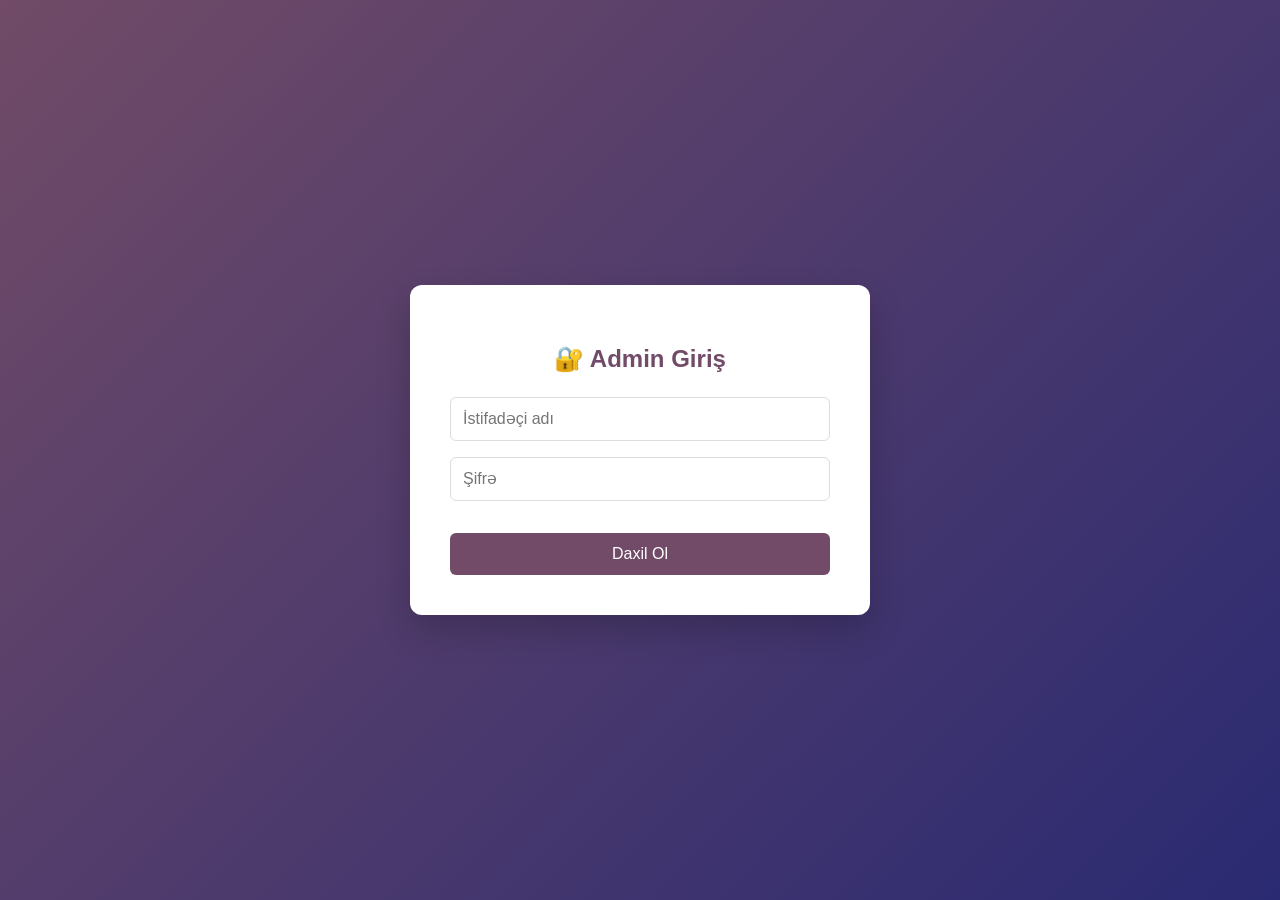
<file: admin.html>
﻿<!DOCTYPE html>
<html lang="az">

<head>
    <meta charset="UTF-8">
    <meta name="viewport" content="width=device-width, initial-scale=1.0">
    <title>BlackDots - Admin Panel</title>
    <style>
        /* ... existing styles ... */
        body {
            font-family: 'Segoe UI', Tahoma, Geneva, Verdana, sans-serif;
            background: #f5f5f5;
            color: #333;
        }

        .navbar {
            background: #714B67;
            color: white;
            padding: 1rem 2rem;
            box-shadow: 0 2px 10px rgba(0, 0, 0, 0.1);
        }

        .navbar h1 {
            font-size: 1.8rem;
        }

        .container {
            max-width: 1600px;
            width: 95%;
            margin: 2rem auto;
            padding: 0 1rem;
        }

        .section-title {
            font-size: 1.5rem;
            margin: 2rem 0 1rem;
            color: #714B67;
        }

        .btn {
            padding: 0.75rem 1.5rem;
            border: none;
            border-radius: 6px;
            cursor: pointer;
            font-weight: 600;
            transition: all 0.3s ease;
            text-decoration: none;
            display: inline-block;
        }

        .btn-primary {
            background: #714B67;
            color: white;
        }

        .btn-primary:hover {
            background: #5a3a52;
        }

        .btn-success {
            background: #27ae60;
            color: white;
        }

        .btn-success:hover {
            background: #229954;
        }

        .btn-danger {
            background: #e74c3c;
            color: white;
        }

        .btn-danger:hover {
            background: #c0392b;
        }

        .btn-secondary {
            background: #95a5a6;
            color: white;
        }

        .btn-secondary:hover {
            background: #7f8c8d;
        }

        .form-group {
            margin-bottom: 1.5rem;
        }

        label {
            display: block;
            margin-bottom: 0.5rem;
            font-weight: 600;
            color: #333;
        }

        input[type="text"],
        input[type="number"],
        textarea,
        select {
            width: 100%;
            padding: 0.75rem;
            border: 1px solid #ddd;
            border-radius: 6px;
            font-family: inherit;
            font-size: 1rem;
        }

        textarea {
            resize: vertical;
            min-height: 100px;
        }

        input[type="text"]:focus,
        input[type="number"]:focus,
        textarea:focus,
        select:focus {
            outline: none;
            border-color: #714B67;
            box-shadow: 0 0 0 3px rgba(113, 75, 103, 0.1);
        }

        .card {
            background: white;
            padding: 2rem;
            border-radius: 8px;
            box-shadow: 0 2px 10px rgba(0, 0, 0, 0.06);
            margin-bottom: 2rem;
        }

        .phase-list {
            display: grid;
            grid-template-columns: repeat(auto-fill, minmax(300px, 1fr));
            gap: 1.5rem;
        }

        .phase-card {
            background: white;
            padding: 1.5rem;
            border-radius: 8px;
            box-shadow: 0 2px 10px rgba(0, 0, 0, 0.06);
            border-left: 4px solid #714B67;
        }

        .phase-card h3 {
            margin-bottom: 0.5rem;
            color: #714B67;
        }

        .phase-card p {
            font-size: 0.9rem;
            color: #666;
            margin-bottom: 1rem;
        }

        .phase-actions {
            display: flex;
            gap: 0.5rem;
        }

        .phase-actions button {
            flex: 1;
        }

        .modal {
            display: none;
            position: fixed;
            z-index: 1000;
            left: 0;
            top: 0;
            width: 100%;
            height: 100%;
            background: rgba(0, 0, 0, 0.5);
            align-items: center;
            justify-content: center;
            backdrop-filter: blur(2px);
            transition: opacity 0.3s ease;
        }

        .modal.active {
            display: flex !important;
            align-items: center;
            justify-content: center;
            opacity: 1;
            pointer-events: all;
        }

        .modal-content {
            background: white;
            padding: 2rem;
            border-radius: 12px;
            max-width: 600px;
            width: 90%;
            max-height: 90vh;
            overflow-y: auto;
            position: relative;
            box-shadow: 0 10px 30px rgba(0, 0, 0, 0.2);
            animation: slideIn 0.3s ease;
        }

        @keyframes slideIn {
            from {
                transform: translateY(-20px);
                opacity: 0;
            }

            to {
                transform: translateY(0);
                opacity: 1;
            }
        }

        .modal-header {
            display: flex;
            justify-content: space-between;
            align-items: center;
            margin-bottom: 1.5rem;
            border-bottom: 1px solid #eee;
            padding-bottom: 1rem;
        }

        .modal-header h2 {
            margin: 0;
        }

        .close-btn {
            background: none;
            border: none;
            font-size: 1.5rem;
            cursor: pointer;
            color: #666;
        }

        .close-btn:hover {
            color: #333;
        }

        .message {
            padding: 1rem;
            border-radius: 6px;
            margin-bottom: 1.5rem;
        }

        .message.success {
            background: #d4edda;
            color: #155724;
            border: 1px solid #c3e6cb;
        }

        .message.error {
            background: #f8d7da;
            color: #721c24;
            border: 1px solid #f5c6cb;
        }

        .points-input {
            margin-top: 0.5rem;
        }

        .point-item {
            display: flex;
            gap: 0.5rem;
            margin-bottom: 0.5rem;
        }

        .point-item input {
            flex: 1;
        }

        .point-item button {
            padding: 0.75rem 1rem;
            background: #e74c3c;
            color: white;
            border: none;
            border-radius: 4px;
            cursor: pointer;
        }

        .point-item button:hover {
            background: #c0392b;
        }

        .add-point-btn {
            padding: 0.75rem;
            background: #27ae60;
            color: white;
            border: none;
            border-radius: 4px;
            cursor: pointer;
            width: 100%;
        }

        .add-point-btn:hover {
            background: #229954;
        }

        .admin-tabs {
            display: flex;
            flex-wrap: nowrap;
            overflow-x: auto;
            gap: 0.5rem;
            border-bottom: 2px solid #ddd;
            margin-bottom: 2rem;
            padding-bottom: 0.5rem;
            -webkit-overflow-scrolling: touch;
            scrollbar-width: none;
        }

        .admin-tabs::-webkit-scrollbar {
            display: none;
        }

        .tab-button {
            padding: 0.75rem 1.5rem;
            background: white;
            border: 1px solid #ddd;
            border-radius: 6px 6px 0 0;
            cursor: pointer;
            font-weight: 600;
            color: #666;
            margin-bottom: -0.5rem;
            transition: all 0.2s ease;
            flex-shrink: 0;
            white-space: nowrap;
            text-align: center;
            min-width: 120px;
        }

        .tab-button:hover {
            color: #714B67;
            background: #f9f9f9;
        }

        .tab-button.active {
            color: white;
            background: #714B67;
            border-color: #714B67;
        }

        .tab-content {
            display: none;
            animation: fadeIn 0.3s ease;
        }

        .tab-content.active {
            display: block;
        }

        @keyframes fadeIn {
            from {
                opacity: 0;
                transform: translateY(10px);
            }

            to {
                opacity: 1;
                transform: translateY(0);
            }
        }

        .messages-table {
            width: 100%;
            border-collapse: collapse;
            background: white;
            border-radius: 8px;
            overflow: hidden;
            box-shadow: 0 2px 10px rgba(0, 0, 0, 0.06);
        }

        .messages-table th,
        .messages-table td {
            padding: 1rem;
            text-align: left;
            border-bottom: 1px solid #eee;
        }

        .messages-table th {
            background: #f8f8f8;
            font-weight: 600;
            color: #333;
        }

        .messages-table tr:hover {
            background: #f5f5f5;
        }

        .message-row.unread {
            background: #fffbf0;
            font-weight: 500;
        }

        .message-actions {
            display: flex;
            gap: 0.5rem;
        }

        .btn-small {
            padding: 0.4rem 0.8rem;
            font-size: 0.85rem;
        }

        .message-modal {
            display: none;
            position: fixed;
            z-index: 1000;
            left: 0;
            top: 0;
            width: 100%;
            height: 100%;
            background: rgba(0, 0, 0, 0.5);
        }

        .message-modal.show {
            display: flex;
            align-items: center;
            justify-content: center;
        }

        .message-modal-content {
            background: white;
            padding: 2rem;
            border-radius: 8px;
            max-width: 600px;
            width: 90%;
            max-height: 80vh;
            overflow-y: auto;
        }

        .message-detail h3 {
            margin-bottom: 1rem;
            color: #714B67;
        }

        .message-detail-row {
            margin-bottom: 1rem;
            padding-bottom: 1rem;
            border-bottom: 1px solid #eee;
        }

        .message-detail-row strong {
            display: block;
            margin-bottom: 0.25rem;
            color: #714B67;
        }

        .image-preview-container {
            margin-top: 10px;
            width: 100px;
            height: 100px;
            border: 1px dashed #ccc;
            display: flex;
            align-items: center;
            justify-content: center;
            overflow: hidden;
            border-radius: 4px;
            background: #f9f9f9;
        }

        .image-preview-container img {
            width: 100%;
            height: 100%;
            object-fit: cover;
        }

        .upload-controls {
            display: flex;
            gap: 10px;
            align-items: center;
        }

        /* Login Styles */
        #login-overlay {
            position: fixed;
            top: 0;
            left: 0;
            width: 100%;
            height: 100%;
            background: linear-gradient(135deg, #714B67 0%, #2a2a72 100%);
            display: flex;
            justify-content: center;
            align-items: center;
            z-index: 2000;
        }

        .login-box {
            background: white;
            padding: 2.5rem;
            border-radius: 12px;
            box-shadow: 0 15px 35px rgba(0, 0, 0, 0.2);
            width: 380px;
            text-align: center;
        }

        .login-box h2 {
            margin-bottom: 1.5rem;
            color: #714B67;
        }

        .login-box input {
            width: 100%;
            padding: 12px;
            margin-bottom: 1rem;
            border: 1px solid #ddd;
            border-radius: 6px;
            box-sizing: border-box;
            font-size: 1rem;
        }

        .login-box button {
            width: 100%;
            padding: 12px;
            background: #714B67;
            color: white;
            border: none;
            border-radius: 6px;
            font-size: 1rem;
            cursor: pointer;
            transition: background 0.3s;
        }

        .login-box button:hover {
            background: #5a3b52;
        }

        #dashboard-content {
            display: none;
        }
    </style>
</head>

<body>
    <!-- Login Overlay -->
    <div id="login-overlay">
        <div class="login-box">
            <h2>🔐 Admin Giriş</h2>
            <form onsubmit="handleLogin(event)">
                <input type="text" id="username" placeholder="İstifadəçi adı" required>
                <input type="password" id="password" placeholder="Şifrə" required>
                <div id="loginError" style="color: red; margin-bottom: 1rem; font-size: 0.9rem;"></div>
                <button type="submit">Daxil Ol</button>
            </form>
        </div>
    </div>

    <!-- Dashboard Content -->
    <div id="dashboard-content">
        <div class="navbar" style="display: flex; justify-content: space-between; align-items: center;">
            <div>
                <h1>⚙️ BlackDots Admin Panel</h1>
                <p>Metodologiya Fazalarını İdarə Et</p>
            </div>
            <div style="display: flex; gap: 10px;">
                <button onclick="openPasswordModal()"
                    style="background: rgba(255,255,255,0.2); color: white; border: 1px solid white; padding: 0.5rem 1rem; border-radius: 4px; cursor: pointer; font-weight: bold;">
                    Şifrəni Dəyiş
                </button>
                <button onclick="logout()"
                    style="background: white; color: #714B67; border: none; padding: 0.5rem 1rem; border-radius: 4px; cursor: pointer; font-weight: bold;">
                    Çıxış
                </button>
            </div>
        </div>

        <div class="container">
            <div id="message"></div>

            <div class="admin-tabs">
                <button class="tab-button active" onclick="switchTab('phases')">📊 Metodoloji Fazalar</button>
                <button class="tab-button" onclick="switchTab('messages')">📩 Əlaqə Mesajları</button>
                <button class="tab-button" onclick="switchTab('faqs')">❓ Tez-tez Verilən Suallar</button>
                <button class="tab-button" onclick="switchTab('vacancies')">💼 Vakansiyalar</button>
                <button class="tab-button" onclick="switchTab('services')">🛠️ Xidmətlər</button>
                <button class="tab-button" onclick="switchTab('team')">👥 Komanda</button>
                <button class="tab-button" onclick="switchTab('apps')">📱 Tətbiqlər</button>
                <button class="tab-button" onclick="switchTab('testimonials')">💬 Rəylər</button>
                <button class="tab-button" onclick="switchTab('partners')">🤝 Tərəfdaşlar</button>
                <button class="tab-button" onclick="switchTab('industries')">🏭 Sənayələr</button>
                <button class="tab-button" onclick="switchTab('blogs')">📝 Blog</button>
            </div>

            <div id="phases" class="tab-content active">
                <button class="btn btn-primary" onclick="openAddModal()">+ Yeni Faza Əlavə Et</button>
                <h2 class="section-title">Fazaları İdarə Et</h2>
                <div id="phasesList" class="phase-list"></div>
            </div>

            <div id="messages" class="tab-content">
                <h2 class="section-title">Əlaqə Mesajları</h2>
                <div id="messagesList" style="overflow-x: auto;">
                    <table class="messages-table">
                        <thead>
                            <tr>
                                <th>Ad</th>
                                <th>Email</th>
                                <th>Telefon</th>
                                <th>Xidmət</th>
                                <th>Tarix</th>
                                <th>Əməliyyatlar</th>
                            </tr>
                        </thead>
                        <tbody id="messagesTableBody"></tbody>
                    </table>
                </div>
            </div>

            <div id="faqs" class="tab-content">
                <button class="btn btn-primary" onclick="openAddFaqModal()">+ Yeni Sual Əlavə Et</button>
                <h2 class="section-title">Tez-tez Verilən Suallar</h2>
                <div id="faqsList" class="phase-list"></div>
            </div>

            <div id="vacancies" class="tab-content">
                <button class="btn btn-primary" onclick="openAddVacancyModal()">+ Yeni Vakansiya Əlavə Et</button>
                <h2 class="section-title">Açıq Vakansiyalar</h2>
                <div id="vacanciesList" class="phase-list"></div>
            </div>

            <div id="applications" class="tab-content">
                <h2 class="section-title">Müraciətlər</h2>
                <div style="margin-bottom: 1rem;">
                    <label for="applicationFilter" style="display: inline; margin-right: 0.5rem;">Filtr:</label>
                    <select id="applicationFilter" onchange="loadApplications()" style="padding: 0.5rem;">
                        <option value="">Hamısı</option>
                        <option value="pending">Gözləmədə</option>
                        <option value="reviewed">Nəzərdən Keçirildi</option>
                        <option value="rejected">Rədd Edildi</option>
                    </select>
                </div>
                <div id="applicationsList" class="phase-list"></div>
            </div>

            <div id="services" class="tab-content">
                <button class="btn btn-primary" onclick="openServiceModal()">+ Yeni Xidmət Əlavə Et</button>
                <h2 class="section-title">Xidmətlər</h2>
                <div id="servicesList" class="phase-list"></div>
            </div>

            <div id="team" class="tab-content">
                <button class="btn btn-primary" onclick="openTeamModal()">+ Yeni Üzv Əlavə Et</button>
                <h2 class="section-title">Komanda</h2>
                <div id="teamList" class="phase-list"></div>
            </div>

            <div id="apps" class="tab-content">
                <button class="btn btn-primary" onclick="openAppModal()">+ Yeni Tətbiq Əlavə Et</button>
                <h2 class="section-title">Tətbiqlər</h2>
                <div id="appsList" class="phase-list"></div>
            </div>

            <div id="testimonials" class="tab-content">
                <button class="btn btn-primary" onclick="openTestimonialModal()">+ Yeni Rəy Əlavə Et</button>
                <h2 class="section-title">Müştəri Rəyləri</h2>
                <div id="testimonialsList" class="phase-list"></div>
            </div>

            <div id="partners" class="tab-content">
                <button class="btn btn-primary" onclick="openPartnerModal()">+ Yeni Tərəfdaş Əlavə Et</button>
                <h2 class="section-title">Tərəfdaşlar və Müştərilər</h2>
                <div id="partnersList" class="phase-list"
                    style="grid-template-columns: repeat(auto-fill, minmax(200px, 1fr));"></div>
            </div>

            <div id="industries" class="tab-content">
                <button class="btn btn-primary" onclick="openIndustryModal()">+ Yeni Sənaye Əlavə Et</button>
                <h2 class="section-title">Sənayələr</h2>
                <div id="industriesList" class="phase-list"></div>
            </div>

            <div id="blogs" class="tab-content">
                <button class="btn btn-primary" onclick="openBlogModal()">+ Yeni Blog Əlavə Et</button>
                <h2 class="section-title">Blog Yazıları</h2>
                <div id="blogsList" class="phase-list"></div>
            </div>
        </div>
    </div> <!-- End Dashboard Content -->

    <!-- Modals -->
    <div id="modal" class="modal">
        <div class="modal-content">
            <div class="modal-header">
                <h2 id="modalTitle">Yeni Faza Əlavə Et</h2>
                <button class="close-btn" onclick="closeModal()">&times;</button>
            </div>
            <form id="phaseForm" onsubmit="handleSubmit(event)">
                <div class="form-group"><label>Faza ID (İngilis, heç boşluq)*</label><input type="text" id="phaseId"
                        required></div>
                <div class="form-group"><label>Başlıq*</label><input type="text" id="phaseTitle" required></div>
                <div class="form-group"><label>Alt Başlıq*</label><input type="text" id="phaseSubtitle" required></div>
                <div class="form-group"><label>İkon (Emoji)*</label><input type="text" id="phaseIcon" required></div>
                <div class="form-group"><label>Açıqlama 1*</label><textarea id="phaseDesc1" required></textarea></div>
                <div class="form-group"><label>Açıqlama 2</label><textarea id="phaseDesc2"></textarea></div>
                <div class="form-group"><label>Düymə Mətni*</label><input type="text" id="phaseButtonText" required>
                </div>
                <div class="form-group"><label>Nöqtələr*</label>
                    <div id="pointsList" class="points-input"></div><button type="button" class="add-point-btn"
                        onclick="addPointInput()">+ Nöqtə Əlavə Et</button>
                </div>
                <div class="form-group"><label>Sıra</label><input type="number" id="phaseOrder" value="1" min="1"></div>
                <div style="display: flex; gap: 1rem; margin-top: 2rem;"><button type="submit" class="btn btn-success"
                        style="flex: 1;">Yadda Saxla</button><button type="button" class="btn btn-secondary"
                        style="flex: 1;" onclick="closeModal()">Ləğv Et</button></div>
            </form>
        </div>
    </div>

    <div id="messageModal" class="message-modal">
        <div class="message-modal-content">
            <div class="message-detail">
                <h3>Mesaj Detalları</h3>
                <div class="message-detail-row"><strong>Ad:</strong><span id="messageDetailName"></span></div>
                <div class="message-detail-row"><strong>Email:</strong><span id="messageDetailEmail"></span></div>
                <div class="message-detail-row"><strong>Şirkət:</strong><span id="messageDetailCompany"></span></div>
                <div class="message-detail-row"><strong>Telefon:</strong><span id="messageDetailPhone"></span></div>
                <div class="message-detail-row"><strong>Xidmət:</strong><span id="messageDetailService"></span></div>
                <div class="message-detail-row"><strong>Tarix:</strong><span id="messageDetailDate"></span></div>
                <div class="message-detail-row"><strong>Mesaj:</strong>
                    <p id="messageDetailText" style="white-space: pre-wrap; margin: 0.5rem 0; color: #666;"></p>
                </div>
                <div style="display: flex; gap: 1rem;"><button class="btn btn-secondary"
                        onclick="closeMessageModal()">Bağla</button><button class="btn btn-danger"
                        onclick="deleteMessage()">Sil</button></div>
            </div>
        </div>
    </div>

    <div id="faqModal" class="modal">
        <div class="modal-content">
            <div class="modal-header">
                <h2 id="faqModalTitle">Yeni Sual Əlavə Et</h2><button class="close-btn"
                    onclick="closeFaqModal()">&times;</button>
            </div>
            <form id="faqForm" onsubmit="handleFaqSubmit(event)">
                <div class="form-group"><label>Sual*</label><input type="text" id="faqQuestion" required></div>
                <div class="form-group"><label>Cavab*</label><textarea id="faqAnswer" required rows="5"></textarea>
                </div>
                <div class="form-group"><label>Sıra</label><input type="number" id="faqOrder" value="1" min="1"></div>
                <div style="display: flex; gap: 1rem; margin-top: 2rem;"><button type="submit" class="btn btn-success"
                        style="flex: 1;">Yadda Saxla</button><button type="button" class="btn btn-secondary"
                        style="flex: 1;" onclick="closeFaqModal()">Ləğv Et</button></div>
            </form>
        </div>
    </div>

    <div id="vacancyModal" class="modal">
        <div class="modal-content">
            <div class="modal-header">
                <h2 id="vacancyModalTitle">Yeni Vakansiya Əlavə Et</h2><button class="close-btn"
                    onclick="closeVacancyModal()">&times;</button>
            </div>
            <form id="vacancyForm" onsubmit="handleVacancySubmit(event)">
                <div class="form-group"><label>Vəzifə Adı *</label><input type="text" id="vacancyTitle" required></div>
                <div class="form-group"><label>Tip *</label><select id="vacancyType" required>
                        <option value="Tam Vaxt">Tam Vaxt</option>
                        <option value="Yarım Vaxt">Yarım Vaxt</option>
                        <option value="Müqavilə">Müqavilə</option>
                        <option value="Praktikant">Praktikant</option>
                    </select></div>
                <div class="form-group"><label>Şəhər *</label><input type="text" id="vacancyLocation" required></div>
                <div class="form-group"><label>Maaş *</label><input type="text" id="vacancySalary" required></div>
                <div class="form-group"><label>Tələb olunan Təcrübə *</label><input type="text" id="vacancyExperience"
                        required></div>
                <div class="form-group"><label>Təsvir *</label><textarea id="vacancyDescription" required
                        style="min-height: 150px;"></textarea></div>
                <div class="form-group"><label>Sıra</label><input type="number" id="vacancyOrder" value="1" min="1">
                </div>
                <div style="display: flex; gap: 1rem; margin-top: 2rem;"><button type="submit" class="btn btn-success"
                        style="flex: 1;">Yadda Saxla</button><button type="button" class="btn btn-secondary"
                        style="flex: 1;" onclick="closeVacancyModal()">Ləğv Et</button></div>
            </form>
        </div>
    </div>

    <div id="serviceModal" class="modal">
        <div class="modal-content">
            <div class="modal-header">
                <h2 id="serviceModalTitle">Yeni Xidmət Əlavə Et</h2><button class="close-btn"
                    onclick="closeServiceModal()">&times;</button>
            </div>
            <form id="serviceForm" onsubmit="handleServiceSubmit(event)">
                <div class="form-group"><label>Başlıq *</label><input type="text" id="serviceTitle" required></div>
                <div class="form-group"><label>İkon (Emoji) *</label><input type="text" id="serviceIcon" required></div>
                <div class="form-group"><label>Təsvir *</label><textarea id="serviceDescription" required
                        rows="4"></textarea></div>
                <div class="form-group"><label>Sıra</label><input type="number" id="serviceOrder" value="1" min="1">
                </div>
                <div style="display: flex; gap: 1rem; margin-top: 2rem;"><button type="submit" class="btn btn-success"
                        style="flex: 1;">Yadda Saxla</button><button type="button" class="btn btn-secondary"
                        style="flex: 1;" onclick="closeServiceModal()">Ləğv Et</button></div>
            </form>
        </div>
    </div>

    <div id="teamModal" class="modal">
        <div class="modal-content">
            <div class="modal-header">
                <h2 id="teamModalTitle">Yeni Üzv Əlavə Et</h2><button class="close-btn"
                    onclick="closeTeamModal()">&times;</button>
            </div>
            <form id="teamForm" onsubmit="handleTeamSubmit(event)">
                <div class="form-group"><label>Ad Soyad *</label><input type="text" id="teamName" required></div>
                <div class="form-group"><label>Vəzifə *</label><input type="text" id="teamPosition" required></div>
                <div class="form-group"><label>Şəkil</label>
                    <div class="upload-controls"><input type="file" id="teamImageFile" accept="image/*"><span
                            class="upload-status"></span></div><input type="hidden" id="teamImage">
                    <div id="teamImagePreview" class="image-preview-container"></div>
                </div>
                <div class="form-group"><label>Bio</label><textarea id="teamBio" rows="3"></textarea></div>
                <div class="form-group"><label>Sıra</label><input type="number" id="teamOrder" value="1" min="1"></div>
                <div style="display: flex; gap: 1rem; margin-top: 2rem;"><button type="submit" class="btn btn-success"
                        style="flex: 1;">Yadda Saxla</button><button type="button" class="btn btn-secondary"
                        style="flex: 1;" onclick="closeTeamModal()">Ləğv Et</button></div>
            </form>
        </div>
    </div>

    <div id="appModal" class="modal">
        <div class="modal-content">
            <div class="modal-header">
                <h2 id="appModalTitle">Yeni Tətbiq Əlavə Et</h2><button class="close-btn"
                    onclick="closeAppModal()">&times;</button>
            </div>
            <form id="appForm" onsubmit="handleAppSubmit(event)">
                <div class="form-group"><label>Ad *</label><input type="text" id="appName" required></div>
                <div class="form-group"><label>Kateqoriya *</label><input type="text" id="appCategory" required
                        list="appCategoryList"><datalist id="appCategoryList">
                        <option value="Satış">
                        <option value="Maliyyə">
                        <option value="İnventar və İstehsalat">
                        <option value="İnsan Resursları (HR)">
                        <option value="Marketinq">
                        <option value="Xidmətlər">
                        <option value="Digər">
                    </datalist></div>
                <div class="form-group"><label>İkon (Emoji) *</label><input type="text" id="appIcon" required></div>
                <div class="form-group"><label>Təsvir *</label><textarea id="appDescription" required
                        rows="3"></textarea></div>
                <div class="form-group"><label>Xüsusiyyətlər (Hər sətirdə birini yazın)</label><textarea
                        id="appFeatures" rows="5"></textarea></div>
                <div class="form-group"><label>Sıra</label><input type="number" id="appOrder" value="1" min="1"></div>
                <div style="display: flex; gap: 1rem; margin-top: 2rem;"><button type="submit" class="btn btn-success"
                        style="flex: 1;">Yadda Saxla</button><button type="button" class="btn btn-secondary"
                        style="flex: 1;" onclick="closeAppModal()">Ləğv Et</button></div>
            </form>
        </div>
    </div>

    <div id="testimonialModal" class="modal">
        <div class="modal-content">
            <div class="modal-header">
                <h2 id="testimonialModalTitle">Yeni Rəy Əlavə Et</h2><button class="close-btn"
                    onclick="closeTestimonialModal()">&times;</button>
            </div>
            <form id="testimonialForm" onsubmit="handleTestimonialSubmit(event)">
                <div class="form-group"><label>Müəllif *</label><input type="text" id="testAuthor" required></div>
                <div class="form-group"><label>Vəzifə *</label><input type="text" id="testPosition" required></div>
                <div class="form-group"><label>Rəy *</label><textarea id="testQuote" required rows="4"></textarea></div>
                <div class="form-group"><label>Sıra</label><input type="number" id="testOrder" value="1" min="1"></div>
                <div style="display: flex; gap: 1rem; margin-top: 2rem;"><button type="submit" class="btn btn-success"
                        style="flex: 1;">Yadda Saxla</button><button type="button" class="btn btn-secondary"
                        style="flex: 1;" onclick="closeTestimonialModal()">Ləğv Et</button></div>
            </form>
        </div>
    </div>

    <div id="partnerModal" class="modal">
        <div class="modal-content">
            <div class="modal-header">
                <h2 id="partnerModalTitle">Yeni Tərəfdaş Əlavə Et</h2><button class="close-btn"
                    onclick="closePartnerModal()">&times;</button>
            </div>
            <form id="partnerForm" onsubmit="handlePartnerSubmit(event)">
                <div class="form-group"><label>Ad *</label><input type="text" id="partnerName" required></div>
                <div class="form-group"><label>Tip *</label><select id="partnerType" required>
                        <option value="partner">Tərəfdaş (Partner)</option>
                        <option value="client">Müştəri (Client)</option>
                    </select></div>
                <div class="form-group"><label>Logo *</label>
                    <div class="upload-controls"><input type="file" id="partnerLogoFile" accept="image/*"><span
                            class="upload-status"></span></div><input type="hidden" id="partnerLogo">
                    <div id="partnerLogoPreview" class="image-preview-container"></div>
                </div>
                <div class="form-group"><label>Sıra</label><input type="number" id="partnerOrder" value="1" min="1">
                </div>
                <div style="display: flex; gap: 1rem; margin-top: 2rem;"><button type="submit" class="btn btn-success"
                        style="flex: 1;">Yadda Saxla</button><button type="button" class="btn btn-secondary"
                        style="flex: 1;" onclick="closePartnerModal()">Ləğv Et</button></div>
            </form>
        </div>
    </div>

    <div id="industryModal" class="modal">
        <div class="modal-content">
            <div class="modal-header">
                <h2 id="industryModalTitle">Yeni Sənaye Əlavə Et</h2><button class="close-btn"
                    onclick="closeIndustryModal()">&times;</button>
            </div>
            <form id="industryForm" onsubmit="handleIndustrySubmit(event)">
                <div class="form-group"><label>Ad *</label><input type="text" id="industryName" required></div>
                <div class="form-group"><label>İkon (Emoji) *</label><input type="text" id="industryIcon" required>
                </div>
                <div class="form-group"><label>Təsvir *</label><textarea id="industryDescription" required
                        rows="3"></textarea></div>
                <div class="form-group"><label>Sıra</label><input type="number" id="industryOrder" value="1" min="1">
                </div>
                <div style="display: flex; gap: 1rem; margin-top: 2rem;"><button type="submit" class="btn btn-success"
                        style="flex: 1;">Yadda Saxla</button><button type="button" class="btn btn-secondary"
                        style="flex: 1;" onclick="closeIndustryModal()">Ləğv Et</button></div>
            </form>
        </div>
    </div>

    <div id="blogModal" class="modal">
        <div class="modal-content">
            <div class="modal-header">
                <h2 id="blogModalTitle">Yeni Blog Əlavə Et</h2><button class="close-btn"
                    onclick="closeBlogModal()">&times;</button>
            </div>
            <form id="blogForm" onsubmit="handleBlogSubmit(event)">
                <div class="form-group"><label>Başlıq *</label><input type="text" id="blogTitle" required
                        oninput="generateSlug(this.value)"></div>
                <div class="form-group"><label>Slug (URL hissəsi) *</label><input type="text" id="blogSlug" required>
                </div>
                <div class="form-group"><label>Müəllif</label><input type="text" id="blogAuthor" value="Admin"></div>
                <div class="form-group"><label>Kateqoriya</label><input type="text" id="blogCategory"
                        list="categoryList"><datalist id="categoryList">
                        <option value="Ümumi">
                        <option value="Texnologiya">
                        <option value="Xəbərlər">
                    </datalist></div>
                <div class="form-group"><label>Qısa Məzmun *</label><textarea id="blogExcerpt" required
                        rows="3"></textarea></div>
                <div class="form-group"><label>Tam Məzmun (HTML Dəstəklənir)</label><textarea id="blogContent"
                        rows="10"></textarea></div>
                <div class="form-group"><label>Şəkil</label>
                    <div class="upload-controls">
                        <input type="file" id="blogImageFile" accept="image/*">
                        <button type="button" class="btn btn-danger" style="padding: 0.2rem 0.5rem;"
                            onclick="clearUpload('blogImage')" title="Şəkli sil">🗑️</button>
                        <span class="upload-status"></span>
                    </div>
                    <input type="hidden" id="blogImage">
                    <div id="blogImagePreview" class="image-preview-container"></div>
                </div>
                <div class="form-group"><label>İkon (Emoji)</label>
                    <input type="text" id="blogIcon" value="📰" maxlength="4"
                        placeholder="Məsələn: 🚀, 💡, 📈">
                    <small style="color:#777;">Şəkil seçilmədikdə kartda bu ikon göstərilir.</small>
                </div>
                <div class="form-group"><label>Video (Opsional)</label>
                    <div class="upload-controls">
                        <input type="file" id="blogVideoFile" accept="video/*">
                        <button type="button" class="btn btn-danger" style="padding: 0.2rem 0.5rem;"
                            onclick="clearUpload('blogVideo')" title="Videonu sil">🗑️</button>
                        <span class="upload-status"></span>
                    </div>
                    <input type="hidden" id="blogVideo">
                    <div id="blogVideoPreview" class="image-preview-container"></div>
                </div>
                <div class="form-group"><label><input type="checkbox" id="blogFeatured"> Seçilmiş (Featured)</label>
                </div>
                <div class="form-group"><label>Sıra</label><input type="number" id="blogOrder" value="1" min="1"></div>
                <div style="display: flex; gap: 1rem; margin-top: 2rem;"><button type="submit" class="btn btn-success"
                        style="flex: 1;">Yadda Saxla</button><button type="button" class="btn btn-secondary"
                        style="flex: 1;" onclick="closeBlogModal()">Ləğv Et</button></div>
            </form>
        </div>
    </div>
    <script src="js/api-config.js?v=3"></script>
    <script>
        const API_URL = typeof BASE_API_URL !== 'undefined' ? BASE_API_URL : 'https://blackdots-2.onrender.com/api';

        // Helper function to get full URL for images/videos
        function getFullPath(path) {
            if (!path) return '';
            if (path.startsWith('http')) return path;
            const baseUrl = 'https://blackdots-2.onrender.com';
            return path.startsWith('/') ? `${baseUrl}${path}` : `${baseUrl}/${path}`;
        }

        // Image Upload Function
        async function uploadImage(fileInput) {
            const file = fileInput.files[0];
            if (!file) return null;
            const formData = new FormData();
            formData.append('file', file);
            try {
                const container = fileInput.parentElement;
                let statusSpan = container.querySelector('.upload-status');
                if (!statusSpan) { statusSpan = document.createElement('span'); statusSpan.className = 'upload-status'; container.appendChild(statusSpan); }
                statusSpan.textContent = ' ⏳ Yüklənir...';
                statusSpan.style.color = 'orange';
                const response = await fetchWithAuth(`${API_URL}/upload`, { method: 'POST', body: formData });
                if (!response.ok) throw new Error('Upload failed');
                const data = await response.json();
                statusSpan.textContent = ' ✅ Hazırdır';
                statusSpan.style.color = 'green';
                setTimeout(() => { if (statusSpan) statusSpan.textContent = ''; }, 2000);
                return data.url;
            } catch (error) {
                console.error('Upload error:', error);
                alert('Şəkil yüklənərkən xəta baş verdi.');
                return null;
            }
        }
        function setupImageUpload(input, hiddenId, previewId) {
            if (!input) return;
            input.addEventListener('change', async function () {
                const url = await uploadImage(this);
                if (url) {
                    document.getElementById(hiddenId).value = url;
                    const preview = document.getElementById(previewId);
                    if (preview) {
                        const fullUrl = getFullPath(url);
                        if (this.accept && this.accept.includes('video')) preview.innerHTML = `<video src="${fullUrl}" controls style="width:100%"></video>`;
                        else preview.innerHTML = `<img src="${fullUrl}" alt="Preview">`;
                    }
                }
            });
        }

        function clearUpload(baseId) {
            const hiddenInput = document.getElementById(baseId);
            if (hiddenInput) hiddenInput.value = '';

            const fileInput = document.getElementById(baseId + 'File');
            if (fileInput) fileInput.value = '';

            const preview = document.getElementById(baseId + 'Preview');
            if (preview) preview.innerHTML = '';
        }

        let currentPhaseId = null;
        let currentMessageId = null;
        let currentFaqId = null;
        let currentVacancyId = null;
        let currentServiceId = null;
        let currentTeamId = null;
        let currentAppId = null;
        let currentTestimonialId = null;
        let currentPartnerId = null;
        let currentIndustryId = null;
        let currentBlogId = null;
        let fetchedBlog = null;

        // Login Logic
        // Validate JWT expiry client-side without a library
        function isTokenValid(token) {
            try {
                const payload = JSON.parse(atob(token.split('.')[1]));
                // Treat token as expired 5 minutes before actual expiry
                const BUFFER_MS = 5 * 60 * 1000;
                return payload.exp * 1000 - BUFFER_MS > Date.now();
            } catch (e) {
                return false;
            }
        }

        document.addEventListener('DOMContentLoaded', () => {
            const token = localStorage.getItem('adminToken');
            if (token && isTokenValid(token)) {
                showDashboard();
            } else if (token) {
                // Token expired — remove silently
                localStorage.removeItem('adminToken');
            }

            // Setup other things transparently
            setupImageUpload(document.getElementById('blogImageFile'), 'blogImage', 'blogImagePreview');
            setupImageUpload(document.getElementById('blogVideoFile'), 'blogVideo', 'blogVideoPreview');
            setupImageUpload(document.getElementById('teamImageFile'), 'teamImage', 'teamImagePreview');
            setupImageUpload(document.getElementById('partnerLogoFile'), 'partnerLogo', 'partnerLogoPreview');
        });

        async function handleLogin(e) {
            e.preventDefault();
            const username = document.getElementById('username').value;
            const password = document.getElementById('password').value;
            const errorDiv = document.getElementById('loginError');

            try {
                const response = await fetch(`${API_URL}/login`, {
                    method: 'POST',
                    headers: { 'Content-Type': 'application/json' },
                    body: JSON.stringify({ username, password })
                });
                const data = await response.json();

                if (response.ok) {
                    localStorage.setItem('adminToken', data.token);
                    showDashboard();
                } else {
                    errorDiv.textContent = data.detail || data.error || 'Xəta baş verdi';
                }
            } catch (error) {
                console.error(error);
                errorDiv.textContent = 'Server xətası!';
            }
        }

        function showDashboard() {
            document.getElementById('login-overlay').style.display = 'none';
            document.getElementById('dashboard-content').style.display = 'block';
            // Load data only after login to prevent unauthorized visibility (though API is public, UI is hidden)
            loadPhases(); loadMessages(); loadFaqs(); loadVacancies(); loadApplications(); loadServices(); loadTeam(); loadApps(); loadTestimonials(); loadPartners(); loadIndustries(); loadBlogs();
        }

        function logout() {
            localStorage.removeItem('adminToken');
            window.location.reload();
        }

        async function fetchWithAuth(url, options = {}) {
            const token = localStorage.getItem('adminToken');
            options.headers = options.headers || {};
            options.headers['Authorization'] = 'Bearer ' + token;

            if (options.body && !(options.body instanceof FormData) && !options.headers['Content-Type']) {
                options.headers['Content-Type'] = 'application/json';
            }

            const response = await fetch(url, options);
            if (response.status === 401) {
                alert('Sessiya müddəti bitib və ya icazəniz yoxdur. Yenidən giriş edin.');
                logout();
                throw new Error('Unauthorized');
            }
            return response;
        }

        function switchTab(tabName) {
            document.querySelectorAll('.tab-content').forEach(tab => tab.classList.remove('active'));
            document.querySelectorAll('.tab-button').forEach(btn => btn.classList.remove('active'));
            const tab = document.getElementById(tabName);
            if (tab) tab.classList.add('active');
            const btn = Array.from(document.querySelectorAll('.tab-button')).find(b => b.getAttribute('onclick') && b.getAttribute('onclick').includes(`'${tabName}'`));
            if (btn) btn.classList.add('active');
        }

        function showMessage(text, type) {
            const messageDiv = document.getElementById('message');
            messageDiv.textContent = text;
            messageDiv.className = `message ${type}`;
            setTimeout(() => { messageDiv.textContent = ''; messageDiv.className = ''; }, 3000);
        }

        // Phases
        async function loadPhases() { try { const res = await fetch(`${API_URL}/phases`); displayPhases(await res.json()); } catch (error) { console.error(error); } }
        function displayPhases(phases) {
            const container = document.getElementById('phasesList');
            container.innerHTML = '';
            if (!phases || !phases.length) { container.innerHTML = '<p>Faza tapılmadı</p>'; return; }
            phases.forEach(phase => {
                const card = document.createElement('div'); card.className = 'phase-card';
                card.innerHTML = `<h3>${phase.icon} ${phase.title}</h3><p><strong>${phase.subtitle}</strong></p><p>${phase.description.substring(0, 100)}...</p><div class="phase-actions"><button class="btn btn-primary" onclick="editPhase('${phase.id}')">Redaktə Et</button><button class="btn btn-danger" onclick="deletePhase('${phase.id}')">Sil</button></div>`;
                container.appendChild(card);
            });
        }
        function openAddModal() { currentPhaseId = null; document.getElementById('modalTitle').textContent = 'Yeni Faza Əlavə Et'; document.getElementById('phaseForm').reset(); document.getElementById('phaseId').disabled = false; document.getElementById('pointsList').innerHTML = ''; addPointInput(); document.getElementById('modal').classList.add('active'); }
        async function editPhase(id) {
            const res = await fetch(`${API_URL}/phases/${id}`); const phase = await res.json();
            currentPhaseId = id; document.getElementById('modalTitle').textContent = 'Faza Redaktə Et'; document.getElementById('phaseId').value = phase.id; document.getElementById('phaseId').disabled = true; document.getElementById('phaseTitle').value = phase.title; document.getElementById('phaseSubtitle').value = phase.subtitle; document.getElementById('phaseIcon').value = phase.icon; document.getElementById('phaseDesc1').value = phase.description; document.getElementById('phaseDesc2').value = phase.description2 || ''; document.getElementById('phaseButtonText').value = phase.buttonText; document.getElementById('phaseOrder').value = phase.order;
            document.getElementById('pointsList').innerHTML = ''; phase.points.forEach(point => addPointInput(point)); document.getElementById('modal').classList.add('active');
        }
        function closeModal() { document.getElementById('modal').classList.remove('active'); document.getElementById('phaseForm').reset(); currentPhaseId = null; }
        function addPointInput(value = '') { const div = document.createElement('div'); div.className = 'point-item'; div.innerHTML = `<input type="text" placeholder="Nöqtə" value="${value}"><button type="button" onclick="this.parentElement.remove()">Sil</button>`; document.getElementById('pointsList').appendChild(div); }
        async function handleSubmit(event) {
            event.preventDefault();
            const points = Array.from(document.querySelectorAll('#pointsList input')).map(i => i.value).filter(v => v.trim() !== '');
            const data = { id: document.getElementById('phaseId').value, title: document.getElementById('phaseTitle').value, subtitle: document.getElementById('phaseSubtitle').value, description: document.getElementById('phaseDesc1').value, description2: document.getElementById('phaseDesc2').value, icon: document.getElementById('phaseIcon').value, points: points, buttonText: document.getElementById('phaseButtonText').value, order: parseInt(document.getElementById('phaseOrder').value) };
            const method = currentPhaseId ? 'PUT' : 'POST'; const url = currentPhaseId ? `${API_URL}/phases/${currentPhaseId}` : `${API_URL}/phases`;
            const resPhase = await fetchWithAuth(url, { method, body: JSON.stringify(data) });
            if (!resPhase.ok) {
                const err = await resPhase.json().catch(() => ({}));
                showMessage(err.detail || 'Yadda saxlamaq alınmadı', 'error'); return;
            }
            closeModal(); loadPhases(); showMessage('Faza uğurla yadda saxlanıldı!', 'success');
        }
        async function deletePhase(id) { if (confirm('Bu faza silinsin mi?')) { await fetchWithAuth(`${API_URL}/phases/${id}`, { method: 'DELETE' }); loadPhases(); showMessage('Faza silindi!', 'success'); } }

        // Messages
        async function loadMessages() { try { const res = await fetchWithAuth(`${API_URL}/messages`); displayMessages(await res.json()); } catch (error) { console.error(error); } }
        function displayMessages(messages) {
            const tbody = document.getElementById('messagesTableBody'); tbody.innerHTML = '';
            if (!messages.length) { tbody.innerHTML = '<tr><td colspan="6" style="text-align:center">Mesaj yoxdur</td></tr>'; return; }
            messages.forEach(msg => {
                const row = document.createElement('tr'); row.className = `message-row ${!msg.read ? 'unread' : ''}`;
                row.innerHTML = `<td>${msg.name}</td><td>${msg.email}</td><td>${msg.phone}</td><td>${msg.service || '-'}</td><td>${new Date(msg.date).toLocaleString('az-AZ')}</td><td><div class="message-actions"><button class="btn btn-small btn-primary" onclick='viewMessage(${JSON.stringify(msg)})'>Bax</button></div></td>`;
                tbody.appendChild(row);
            });
        }
        function viewMessage(msg) {
            currentMessageId = typeof msg === 'string' ? msg : msg.id; // Handle both ID and object if needed, but displayMessages passes object
            // If msg is object passed from onclick
            if (typeof msg === 'object') {
                document.getElementById('messageDetailName').textContent = msg.name;
                document.getElementById('messageDetailEmail').textContent = msg.email;
                document.getElementById('messageDetailPhone').textContent = msg.phone;
                document.getElementById('messageDetailService').textContent = msg.service;
                document.getElementById('messageDetailDate').textContent = new Date(msg.date).toLocaleString('az-AZ');
                document.getElementById('messageDetailText').textContent = msg.message;
                document.getElementById('messageModal').classList.add('show');
                if (!msg.read) toggleMessageRead(msg.id, false);
            } else {
                // Fetch if needed, but we pass object for simplicity
            }
        }
        function closeMessageModal() { document.getElementById('messageModal').classList.remove('show'); currentMessageId = null; }
        async function toggleMessageRead(id, currentRead) { await fetchWithAuth(`${API_URL}/messages/${id}`, { method: 'PUT', body: JSON.stringify({ read: !currentRead }) }); loadMessages(); }
        async function deleteMessage() { if (currentMessageId && confirm('Bu mesaj silinsin mi?')) { await fetchWithAuth(`${API_URL}/messages/${currentMessageId}`, { method: 'DELETE' }); closeMessageModal(); loadMessages(); showMessage('Mesaj silindi!', 'success'); } }

        // FAQs
        async function loadFaqs() { try { const res = await fetch(`${API_URL}/faqs`); displayFaqs(await res.json()); } catch (error) { console.error(error); } }
        function displayFaqs(faqs) {
            const container = document.getElementById('faqsList'); container.innerHTML = '';
            faqs.forEach(faq => {
                const card = document.createElement('div'); card.className = 'phase-card';
                card.innerHTML = `<h3>❓ ${faq.question}</h3><p>${faq.answer.substring(0, 100)}...</p><div class="phase-actions"><button class="btn btn-primary" onclick="editFaq('${faq.id}')">Redaktə Et</button><button class="btn btn-danger" onclick="deleteFaq('${faq.id}')">Sil</button></div>`;
                container.appendChild(card);
            });
        }
        function openAddFaqModal() { currentFaqId = null; document.getElementById('faqModalTitle').textContent = 'Yeni Sual Əlavə Et'; document.getElementById('faqForm').reset(); document.getElementById('faqModal').classList.add('active'); }
        function closeFaqModal() { document.getElementById('faqModal').classList.remove('active'); }
        async function editFaq(id) { const res = await fetch(`${API_URL}/faqs/${id}`); if (!res.ok) { showMessage('FAQ tapılmadı', 'error'); return; } const faq = await res.json(); currentFaqId = id; document.getElementById('faqModalTitle').textContent = 'Sualı Redaktə Et'; document.getElementById('faqQuestion').value = faq.question; document.getElementById('faqAnswer').value = faq.answer; document.getElementById('faqOrder').value = faq.order; document.getElementById('faqModal').classList.add('active'); }
        async function handleFaqSubmit(e) { e.preventDefault(); const data = { question: document.getElementById('faqQuestion').value, answer: document.getElementById('faqAnswer').value, order: parseInt(document.getElementById('faqOrder').value) }; const method = currentFaqId ? 'PUT' : 'POST'; const url = currentFaqId ? `${API_URL}/faqs/${currentFaqId}` : `${API_URL}/faqs`; const resFaq = await fetchWithAuth(url, { method, body: JSON.stringify(data) }); if (!resFaq.ok) { const err = await resFaq.json().catch(() => ({})); showMessage(err.detail || 'Yadda saxlamaq alınmadı', 'error'); return; } closeFaqModal(); loadFaqs(); showMessage('Sual yadda saxlanıldı!', 'success'); }
        async function deleteFaq(id) { if (confirm('Bu sual silinsin mi?')) { await fetchWithAuth(`${API_URL}/faqs/${id}`, { method: 'DELETE' }); loadFaqs(); showMessage('Sual silindi!', 'success'); } }

        // Vacancies
        async function loadVacancies() { try { const res = await fetch(`${API_URL}/vacancies`); displayVacancies(await res.json()); } catch (error) { console.error(error); } }
        function displayVacancies(items) {
            const list = document.getElementById('vacanciesList'); list.innerHTML = '';
            items.forEach(v => {
                const card = document.createElement('div'); card.className = 'phase-card';
                card.innerHTML = `<h3>${v.title}</h3><p><strong>Tip:</strong> ${v.type}</p><p><strong>Şəhər:</strong> ${v.location}</p><div class="phase-actions"><button class="btn btn-secondary" onclick="editVacancy('${v.id}')">Redaktə</button><button class="btn btn-danger" onclick="deleteVacancy('${v.id}')">Sil</button></div>`;
                list.appendChild(card);
            });
        }
        function openAddVacancyModal() { currentVacancyId = null; document.getElementById('vacancyForm').reset(); document.getElementById('vacancyModalTitle').textContent = 'Yeni Vakansiya Əlavə Et'; document.getElementById('vacancyModal').classList.add('active'); }
        function closeVacancyModal() { document.getElementById('vacancyModal').classList.remove('active'); }
        async function editVacancy(id) { const res = await fetch(`${API_URL}/vacancies/${id}`); if (!res.ok) { showMessage('Vakansiya tapılmadı', 'error'); return; } const v = await res.json(); currentVacancyId = id; document.getElementById('vacancyTitle').value = v.title; document.getElementById('vacancyType').value = v.type; document.getElementById('vacancyLocation').value = v.location; document.getElementById('vacancySalary').value = v.salary; document.getElementById('vacancyExperience').value = v.experience; document.getElementById('vacancyDescription').value = v.description; document.getElementById('vacancyOrder').value = v.order; document.getElementById('vacancyModalTitle').textContent = 'Vakansiya Redaktə Et'; document.getElementById('vacancyModal').classList.add('active'); }
        async function handleVacancySubmit(e) { e.preventDefault(); const data = { title: document.getElementById('vacancyTitle').value, type: document.getElementById('vacancyType').value, location: document.getElementById('vacancyLocation').value, salary: document.getElementById('vacancySalary').value, experience: document.getElementById('vacancyExperience').value, description: document.getElementById('vacancyDescription').value, order: parseInt(document.getElementById('vacancyOrder').value) }; const method = currentVacancyId ? 'PUT' : 'POST'; const url = currentVacancyId ? `${API_URL}/vacancies/${currentVacancyId}` : `${API_URL}/vacancies`; const resVac = await fetchWithAuth(url, { method, body: JSON.stringify(data) }); if (!resVac.ok) { const err = await resVac.json().catch(() => ({})); showMessage(err.detail || 'Yadda saxlamaq alınmadı', 'error'); return; } closeVacancyModal(); loadVacancies(); showMessage('Vakansiya yadda saxlanıldı', 'success'); }
        async function deleteVacancy(id) { if (confirm('Silmək istəyirsiniz?')) { await fetchWithAuth(`${API_URL}/vacancies/${id}`, { method: 'DELETE' }); loadVacancies(); showMessage('Silindi', 'success'); } }

        // Applications
        async function loadApplications() { const res = await fetch(`${API_URL}/applications`); const apps = await res.json(); const filter = document.getElementById('applicationFilter').value; displayApplications(filter ? apps.filter(a => a.status === filter) : apps); }
        function displayApplications(apps) {
            const list = document.getElementById('applicationsList'); list.innerHTML = '';
            if (!apps.length) { list.innerHTML = '<p>Müraciət yoxdur</p>'; return; }
            const statusMap = { pending: '⏳ Gözləmədə', reviewed: '👁️️ Nəzərdən Keçirildi', rejected: '❌ Rədd Edildi' };
            apps.forEach(app => {
                const card = document.createElement('div'); card.className = 'phase-card';
                card.innerHTML = `<h3>${app.name}</h3><p><strong>Vakansiya:</strong> ${app.vacancyId}</p><p><strong>Status:</strong> ${statusMap[app.status] || app.status}</p><div class="phase-actions"><select onchange="updateApplicationStatus('${app.id}', this.value)" style="padding:0.5rem"><option value="pending" ${app.status === 'pending' ? 'selected' : ''}>Gözləmədə</option><option value="reviewed" ${app.status === 'reviewed' ? 'selected' : ''}>Nəzərdən Keçirildi</option><option value="rejected" ${app.status === 'rejected' ? 'selected' : ''}>Rədd Edildi</option></select><button class="btn btn-danger" onclick="deleteApplication('${app.id}')">Sil</button></div>`;
                list.appendChild(card);
            });
        }
        async function updateApplicationStatus(id, status) { await fetchWithAuth(`${API_URL}/applications/${id}`, { method: 'PUT', body: JSON.stringify({ status }) }); loadApplications(); showMessage('Status yeniləndi', 'success'); }
        async function deleteApplication(id) { if (confirm('Silmək istəyirsiniz?')) { await fetchWithAuth(`${API_URL}/applications/${id}`, { method: 'DELETE' }); loadApplications(); showMessage('Silindi', 'success'); } }

        // Services
        async function loadServices() { const res = await fetch(`${API_URL}/services`); displayServices(await res.json()); }
        function displayServices(items) { const list = document.getElementById('servicesList'); list.innerHTML = ''; items.forEach(i => { const card = document.createElement('div'); card.className = 'phase-card'; card.innerHTML = `<h3>${i.icon} ${i.title}</h3><p>${i.description}</p><div class="phase-actions"><button class="btn btn-secondary" onclick="editService('${i.id}')">Redaktə</button><button class="btn btn-danger" onclick="deleteService('${i.id}')">Sil</button></div>`; list.appendChild(card); }); }
        function openServiceModal() { currentServiceId = null; document.getElementById('serviceForm').reset(); document.getElementById('serviceModalTitle').textContent = 'Yeni Xidmət Əlavə Et'; document.getElementById('serviceModal').classList.add('active'); }
        function closeServiceModal() { document.getElementById('serviceModal').classList.remove('active'); }
        function editService(id) { fetch(`${API_URL}/services/${id}`).then(r => r.json()).then(s => { currentServiceId = s.id; document.getElementById('serviceTitle').value = s.title; document.getElementById('serviceIcon').value = s.icon; document.getElementById('serviceDescription').value = s.description; document.getElementById('serviceOrder').value = s.order; document.getElementById('serviceModalTitle').textContent = 'Xidməti Redaktə Et'; document.getElementById('serviceModal').classList.add('active'); }); }
        async function handleServiceSubmit(e) { e.preventDefault(); const data = { title: document.getElementById('serviceTitle').value, icon: document.getElementById('serviceIcon').value, description: document.getElementById('serviceDescription').value, order: parseInt(document.getElementById('serviceOrder').value) }; const method = currentServiceId ? 'PUT' : 'POST'; const url = currentServiceId ? `${API_URL}/services/${currentServiceId}` : `${API_URL}/services`; const resSvc = await fetchWithAuth(url, { method, body: JSON.stringify(data) }); if (!resSvc.ok) { const err = await resSvc.json().catch(() => ({})); showMessage(err.detail || 'Yadda saxlamaq alınmadı', 'error'); return; } closeServiceModal(); loadServices(); showMessage('Xidmət yadda saxlanıldı', 'success'); }
        async function deleteService(id) { if (confirm('Silmək istəyirsiniz?')) { await fetchWithAuth(`${API_URL}/services/${id}`, { method: 'DELETE' }); loadServices(); showMessage('Silindi', 'success'); } }

        // Team
        async function loadTeam() { const res = await fetch(`${API_URL}/team`); displayTeam(await res.json()); }
        function displayTeam(items) { const list = document.getElementById('teamList'); list.innerHTML = ''; items.forEach(i => { const card = document.createElement('div'); card.className = 'phase-card'; card.innerHTML = `<div style="display:flex; gap:1rem; align-items:center;"><img src="${getFullPath(i.image)}" style="width:50px; height:50px; border-radius:50%; object-fit:cover;"><div><h3>${i.name}</h3><p>${i.position}</p></div></div><div class="phase-actions"><button class="btn btn-secondary" onclick="editTeam('${i.id}')">Redaktə</button><button class="btn btn-danger" onclick="deleteTeam('${i.id}')">Sil</button></div>`; list.appendChild(card); }); }
        function openTeamModal() { currentTeamId = null; document.getElementById('teamForm').reset(); document.getElementById('teamImagePreview').innerHTML = ''; document.getElementById('teamModalTitle').textContent = 'Yeni Üzv Əlavə Et'; document.getElementById('teamModal').classList.add('active'); }
        function closeTeamModal() { document.getElementById('teamModal').classList.remove('active'); }
        function editTeam(id) { fetch(`${API_URL}/team/${id}`).then(r => r.json()).then(t => { currentTeamId = t.id; document.getElementById('teamName').value = t.name; document.getElementById('teamPosition').value = t.position; document.getElementById('teamImage').value = t.image; document.getElementById('teamBio').value = t.bio; document.getElementById('teamOrder').value = t.order; if (t.image) document.getElementById('teamImagePreview').innerHTML = `<img src="${getFullPath(t.image)}">`; document.getElementById('teamModalTitle').textContent = 'Üzvü Redaktə Et'; document.getElementById('teamModal').classList.add('active'); }); }
        async function handleTeamSubmit(e) { e.preventDefault(); const data = { name: document.getElementById('teamName').value, position: document.getElementById('teamPosition').value, image: document.getElementById('teamImage').value, bio: document.getElementById('teamBio').value, order: parseInt(document.getElementById('teamOrder').value) }; const method = currentTeamId ? 'PUT' : 'POST'; const url = currentTeamId ? `${API_URL}/team/${currentTeamId}` : `${API_URL}/team`; const resTeam = await fetchWithAuth(url, { method, body: JSON.stringify(data) }); if (!resTeam.ok) { const err = await resTeam.json().catch(() => ({})); showMessage(err.detail || 'Yadda saxlamaq alınmadı', 'error'); return; } closeTeamModal(); loadTeam(); showMessage('Üzv yadda saxlanıldı', 'success'); }
        async function deleteTeam(id) { if (confirm('Silmək istəyirsiniz?')) { await fetchWithAuth(`${API_URL}/team/${id}`, { method: 'DELETE' }); loadTeam(); showMessage('Silindi', 'success'); } }

        // Apps
        async function loadApps() { const res = await fetch(`${API_URL}/apps`); displayApps(await res.json()); }
        function displayApps(items) { const list = document.getElementById('appsList'); list.innerHTML = ''; items.forEach(i => { const card = document.createElement('div'); card.className = 'phase-card'; card.innerHTML = `<h3>${i.icon} ${i.name}</h3><p>${i.category}</p><div class="phase-actions"><button class="btn btn-secondary" onclick="editApp('${i.id}')">Redaktə</button><button class="btn btn-danger" onclick="deleteApp('${i.id}')">Sil</button></div>`; list.appendChild(card); }); }
        function openAppModal() { currentAppId = null; document.getElementById('appForm').reset(); document.getElementById('appModalTitle').textContent = 'Yeni Tətbiq Əlavə Et'; document.getElementById('appModal').classList.add('active'); }
        function closeAppModal() { document.getElementById('appModal').classList.remove('active'); }
        function editApp(id) { fetch(`${API_URL}/apps/${id}`).then(r => r.json()).then(a => { currentAppId = a.id; document.getElementById('appName').value = a.name; document.getElementById('appCategory').value = a.category; document.getElementById('appIcon').value = a.icon; document.getElementById('appDescription').value = a.description; document.getElementById('appFeatures').value = a.features ? a.features.join('\n') : ''; document.getElementById('appOrder').value = a.order; document.getElementById('appModalTitle').textContent = 'Tətbiqi Redaktə Et'; document.getElementById('appModal').classList.add('active'); }); }
        async function handleAppSubmit(e) { e.preventDefault(); const data = { name: document.getElementById('appName').value, category: document.getElementById('appCategory').value, icon: document.getElementById('appIcon').value, description: document.getElementById('appDescription').value, features: document.getElementById('appFeatures').value.split('\n').filter(f => f.trim()), order: parseInt(document.getElementById('appOrder').value) }; const method = currentAppId ? 'PUT' : 'POST'; const url = currentAppId ? `${API_URL}/apps/${currentAppId}` : `${API_URL}/apps`; const resApp = await fetchWithAuth(url, { method, body: JSON.stringify(data) }); if (!resApp.ok) { const err = await resApp.json().catch(() => ({})); showMessage(err.detail || 'Yadda saxlamaq alınmadı', 'error'); return; } closeAppModal(); loadApps(); showMessage('Tətbiq yadda saxlanıldı', 'success'); }
        async function deleteApp(id) { if (confirm('Silmək istəyirsiniz?')) { await fetchWithAuth(`${API_URL}/apps/${id}`, { method: 'DELETE' }); loadApps(); showMessage('Silindi', 'success'); } }

        // Testimonials
        async function loadTestimonials() { const res = await fetch(`${API_URL}/testimonials`); displayTestimonials(await res.json()); }
        function displayTestimonials(items) { const list = document.getElementById('testimonialsList'); list.innerHTML = ''; items.forEach(i => { const card = document.createElement('div'); card.className = 'phase-card'; card.innerHTML = `<h3>${i.author}</h3><p>${i.position}</p><p>"${i.quote}"</p><div class="phase-actions"><button class="btn btn-secondary" onclick="editTestimonial('${i.id}')">Redaktə</button><button class="btn btn-danger" onclick="deleteTestimonial('${i.id}')">Sil</button></div>`; list.appendChild(card); }); }
        function openTestimonialModal() { currentTestimonialId = null; document.getElementById('testimonialForm').reset(); document.getElementById('testimonialModalTitle').textContent = 'Yeni Rəy Əlavə Et'; document.getElementById('testimonialModal').classList.add('active'); }
        function closeTestimonialModal() { document.getElementById('testimonialModal').classList.remove('active'); }
        function editTestimonial(id) { fetch(`${API_URL}/testimonials/${id}`).then(r => r.json()).then(t => { currentTestimonialId = t.id; document.getElementById('testAuthor').value = t.author; document.getElementById('testPosition').value = t.position; document.getElementById('testQuote').value = t.quote; document.getElementById('testOrder').value = t.order; document.getElementById('testimonialModalTitle').textContent = 'Rəyi Redaktə Et'; document.getElementById('testimonialModal').classList.add('active'); }); }
        async function handleTestimonialSubmit(e) { e.preventDefault(); const data = { author: document.getElementById('testAuthor').value, position: document.getElementById('testPosition').value, quote: document.getElementById('testQuote').value, order: parseInt(document.getElementById('testOrder').value) }; const method = currentTestimonialId ? 'PUT' : 'POST'; const url = currentTestimonialId ? `${API_URL}/testimonials/${currentTestimonialId}` : `${API_URL}/testimonials`; const resTest = await fetchWithAuth(url, { method, body: JSON.stringify(data) }); if (!resTest.ok) { const err = await resTest.json().catch(() => ({})); showMessage(err.detail || 'Yadda saxlamaq alınmadı', 'error'); return; } closeTestimonialModal(); loadTestimonials(); showMessage('Rəy yadda saxlanıldı', 'success'); }
        async function deleteTestimonial(id) { if (confirm('Silmək istəyirsiniz?')) { await fetchWithAuth(`${API_URL}/testimonials/${id}`, { method: 'DELETE' }); loadTestimonials(); showMessage('Silindi', 'success'); } }

        // Partners
        async function loadPartners() { const res = await fetch(`${API_URL}/partners`); displayPartners(await res.json()); }
        function displayPartners(items) { const list = document.getElementById('partnersList'); list.innerHTML = ''; items.forEach(i => { const card = document.createElement('div'); card.className = 'phase-card'; card.innerHTML = `<img src="${getFullPath(i.logo)}" style="height:40px"><p>${i.name}</p><div class="phase-actions"><button class="btn btn-secondary" onclick="editPartner('${i.id}')">Redaktə</button><button class="btn btn-danger" onclick="deletePartner('${i.id}')">Sil</button></div>`; list.appendChild(card); }); }
        function openPartnerModal() { currentPartnerId = null; document.getElementById('partnerForm').reset(); document.getElementById('partnerLogoPreview').innerHTML = ''; document.getElementById('partnerModalTitle').textContent = 'Yeni Tərəfdaş Əlavə Et'; document.getElementById('partnerModal').classList.add('active'); }
        function closePartnerModal() { document.getElementById('partnerModal').classList.remove('active'); }
        function editPartner(id) { fetch(`${API_URL}/partners/${id}`).then(r => r.json()).then(p => { currentPartnerId = p.id; document.getElementById('partnerName').value = p.name; document.getElementById('partnerType').value = p.type; document.getElementById('partnerLogo').value = p.logo; if (p.logo) document.getElementById('partnerLogoPreview').innerHTML = `<img src="${getFullPath(p.logo)}">`; document.getElementById('partnerOrder').value = p.order; document.getElementById('partnerModalTitle').textContent = 'Tərəfdaşı Redaktə Et'; document.getElementById('partnerModal').classList.add('active'); }); }
        async function handlePartnerSubmit(e) { e.preventDefault(); const data = { name: document.getElementById('partnerName').value, type: document.getElementById('partnerType').value, logo: document.getElementById('partnerLogo').value, order: parseInt(document.getElementById('partnerOrder').value) }; const method = currentPartnerId ? 'PUT' : 'POST'; const url = currentPartnerId ? `${API_URL}/partners/${currentPartnerId}` : `${API_URL}/partners`; const resPart = await fetchWithAuth(url, { method, body: JSON.stringify(data) }); if (!resPart.ok) { const err = await resPart.json().catch(() => ({})); showMessage(err.detail || 'Yadda saxlamaq alınmadı', 'error'); return; } closePartnerModal(); loadPartners(); showMessage('Tərəfdaş yadda saxlanıldı', 'success'); }
        async function deletePartner(id) { if (confirm('Silmək istəyirsiniz?')) { await fetchWithAuth(`${API_URL}/partners/${id}`, { method: 'DELETE' }); loadPartners(); showMessage('Silindi', 'success'); } }

        // Industries
        async function loadIndustries() { const res = await fetch(`${API_URL}/industries`); displayIndustries(await res.json()); }
        function displayIndustries(items) { const list = document.getElementById('industriesList'); list.innerHTML = ''; items.forEach(i => { const card = document.createElement('div'); card.className = 'phase-card'; card.innerHTML = `<h3>${i.icon} ${i.name}</h3><div class="phase-actions"><button class="btn btn-secondary" onclick="editIndustry('${i.id}')">Redaktə</button><button class="btn btn-danger" onclick="deleteIndustry('${i.id}')">Sil</button></div>`; list.appendChild(card); }); }
        function openIndustryModal() { currentIndustryId = null; document.getElementById('industryForm').reset(); document.getElementById('industryModalTitle').textContent = 'Yeni Sənaye Əlavə Et'; document.getElementById('industryModal').classList.add('active'); }
        function closeIndustryModal() { document.getElementById('industryModal').classList.remove('active'); }
        function editIndustry(id) { fetch(`${API_URL}/industries/${id}`).then(r => r.json()).then(i => { currentIndustryId = i.id; document.getElementById('industryName').value = i.name; document.getElementById('industryIcon').value = i.icon; document.getElementById('industryDescription').value = i.description; document.getElementById('industryOrder').value = i.order; document.getElementById('industryModalTitle').textContent = 'Sənayeni Redaktə Et'; document.getElementById('industryModal').classList.add('active'); }); }
        async function handleIndustrySubmit(e) { e.preventDefault(); const data = { name: document.getElementById('industryName').value, icon: document.getElementById('industryIcon').value, description: document.getElementById('industryDescription').value, order: parseInt(document.getElementById('industryOrder').value) }; const method = currentIndustryId ? 'PUT' : 'POST'; const url = currentIndustryId ? `${API_URL}/industries/${currentIndustryId}` : `${API_URL}/industries`; const resInd = await fetchWithAuth(url, { method, body: JSON.stringify(data) }); if (!resInd.ok) { const err = await resInd.json().catch(() => ({})); showMessage(err.detail || 'Yadda saxlamaq alınmadı', 'error'); return; } closeIndustryModal(); loadIndustries(); showMessage('Sənaye yadda saxlanıldı', 'success'); }
        async function deleteIndustry(id) { if (confirm('Silmək istəyirsiniz?')) { await fetchWithAuth(`${API_URL}/industries/${id}`, { method: 'DELETE' }); loadIndustries(); showMessage('Silindi', 'success'); } }

        // Blogs
        async function loadBlogs() { const res = await fetch(`${API_URL}/blogs`); displayBlogs(await res.json()); }
        function getBlogIcon(blog) { if (blog.icon && blog.icon !== '📰') return blog.icon; const text = `${blog.title || ''} ${blog.category || ''}`.toLowerCase(); if (text.includes('məhsuldarlıq') || text.includes('product')) return '📈'; if (text.includes('məsləhət') || text.includes('erp')) return '💡'; if (text.includes('odoo')) return '🚀'; if (text.includes('rəqəmsal')) return '💻'; return '📰'; }
        function displayBlogs(items) { const list = document.getElementById('blogsList'); list.innerHTML = ''; items.forEach(b => { const card = document.createElement('div'); card.className = 'phase-card'; card.innerHTML = `<div style="display:flex; gap:1rem; align-items:center;"><div style="width:64px;height:48px;border-radius:6px;overflow:hidden;background:#eee;display:flex;align-items:center;justify-content:center;font-size:1.6rem;">${b.image ? `<img src="${getFullPath(b.image)}" style="width:100%;height:100%;object-fit:cover;">` : getBlogIcon(b)}</div><div><h3>${b.title}</h3><p>${(b.excerpt || '').substring(0, 50)}...</p></div></div><div class="phase-actions"><button class="btn btn-secondary" onclick="editBlog('${b.id}')">Redaktə</button><button class="btn btn-danger" onclick="deleteBlog('${b.id}')">Sil</button></div>`; list.appendChild(card); }); }
        function generateSlug(val) { document.getElementById('blogSlug').value = val.toLowerCase().replace(/[^a-z0-9]/g, '-'); }
        function openBlogModal() { currentBlogId = null; fetchedBlog = null; document.getElementById('blogForm').reset(); document.getElementById('blogIcon').value = '📰'; document.getElementById('blogImagePreview').innerHTML = ''; document.getElementById('blogVideoPreview').innerHTML = ''; document.getElementById('blogModalTitle').textContent = 'Yeni Blog Əlavə Et'; document.getElementById('blogModal').classList.add('active'); }
        function closeBlogModal() { document.getElementById('blogModal').classList.remove('active'); }
        function editBlog(id) { fetch(`${API_URL}/blogs/${id}`).then(r => r.json()).then(b => { currentBlogId = b.id; fetchedBlog = b; document.getElementById('blogTitle').value = b.title; document.getElementById('blogSlug').value = b.slug; document.getElementById('blogAuthor').value = b.author; document.getElementById('blogCategory').value = b.category; document.getElementById('blogExcerpt').value = b.excerpt; document.getElementById('blogContent').value = b.content; document.getElementById('blogImage').value = b.image || ''; document.getElementById('blogIcon').value = b.icon || '📰'; document.getElementById('blogVideo').value = b.video || ''; document.getElementById('blogFeatured').checked = b.featured; document.getElementById('blogOrder').value = b.order; if (b.image) document.getElementById('blogImagePreview').innerHTML = `<img src="${getFullPath(b.image)}">`; if (b.video) document.getElementById('blogVideoPreview').innerHTML = `<video src="${getFullPath(b.video)}" controls style="width:100%"></video>`; document.getElementById('blogModalTitle').textContent = 'Blogu Redaktə Et'; document.getElementById('blogModal').classList.add('active'); }); }
        async function handleBlogSubmit(e) { e.preventDefault(); const data = { title: document.getElementById('blogTitle').value, slug: document.getElementById('blogSlug').value, author: document.getElementById('blogAuthor').value, date: (currentBlogId && fetchedBlog) ? fetchedBlog.date : new Date().toISOString(), category: document.getElementById('blogCategory').value, excerpt: document.getElementById('blogExcerpt').value, content: document.getElementById('blogContent').value, image: document.getElementById('blogImage').value, icon: document.getElementById('blogIcon').value || '📰', video: document.getElementById('blogVideo').value, featured: document.getElementById('blogFeatured').checked, order: parseInt(document.getElementById('blogOrder').value) }; const method = currentBlogId ? 'PUT' : 'POST'; const url = currentBlogId ? `${API_URL}/blogs/${currentBlogId}` : `${API_URL}/blogs`; const resBlog = await fetchWithAuth(url, { method, body: JSON.stringify(data) }); if (!resBlog.ok) { const err = await resBlog.json().catch(() => ({})); showMessage(err.detail || 'Yadda saxlamaq alınmadı', 'error'); return; } closeBlogModal(); loadBlogs(); showMessage('Blog yadda saxlanıldı', 'success'); }
        async function deleteBlog(id) { if (confirm('Silmək istəyirsiniz?')) { await fetchWithAuth(`${API_URL}/blogs/${id}`, { method: 'DELETE' }); loadBlogs(); showMessage('Silindi', 'success'); } }
        // Password Change Functions
        function openPasswordModal() {
            document.getElementById('passwordModal').classList.add('active');
        }

        function closePasswordModal() {
            document.getElementById('passwordModal').classList.remove('active');
            document.getElementById('passwordForm').reset();
        }

        async function handlePasswordChange(event) {
            event.preventDefault();
            const currentPassword = document.getElementById('currentPassword').value;
            const newPassword = document.getElementById('newPassword').value;
            const confirmPassword = document.getElementById('confirmPassword').value;

            if (newPassword !== confirmPassword) {
                alert('Yeni şifrələr üst-üstə düşmür!');
                return;
            }

            try {
                const response = await fetchWithAuth(`${API_URL}/admin/change-password`, {
                    method: 'POST',
                    body: JSON.stringify({ currentPassword, newPassword })
                });

                const data = await response.json();
                if (response.ok) {
                    alert('Şifrə uğurla dəyişdirildi!');
                    closePasswordModal();
                } else {
                    alert(data.error || 'Xəta baş verdi');
                }
            } catch (error) {
                console.error('Error:', error);
                alert('Serverlə əlaqə kəsildi');
            }
        }
    </script>
    <!-- Password Change Modal -->
    <div id="passwordModal" class="modal">
        <div class="modal-content">
            <span class="close" onclick="closePasswordModal()">&times;</span>
            <h2 id="modalTitle">Şifrəni Dəyiş</h2>
            <form id="passwordForm" onsubmit="handlePasswordChange(event)">
                <div class="form-group">
                    <label>Hazırkı Şifrə</label>
                    <input type="password" id="currentPassword" required>
                </div>
                <div class="form-group">
                    <label>Yeni Şifrə</label>
                    <input type="password" id="newPassword" required>
                </div>
                <div class="form-group">
                    <label>Yeni Şifrəni Təkrarla</label>
                    <input type="password" id="confirmPassword" required>
                </div>
                <button type="submit" class="save-btn">Yadda Saxla</button>
            </form>
        </div>
    </div>
</body>

</html>
</file>
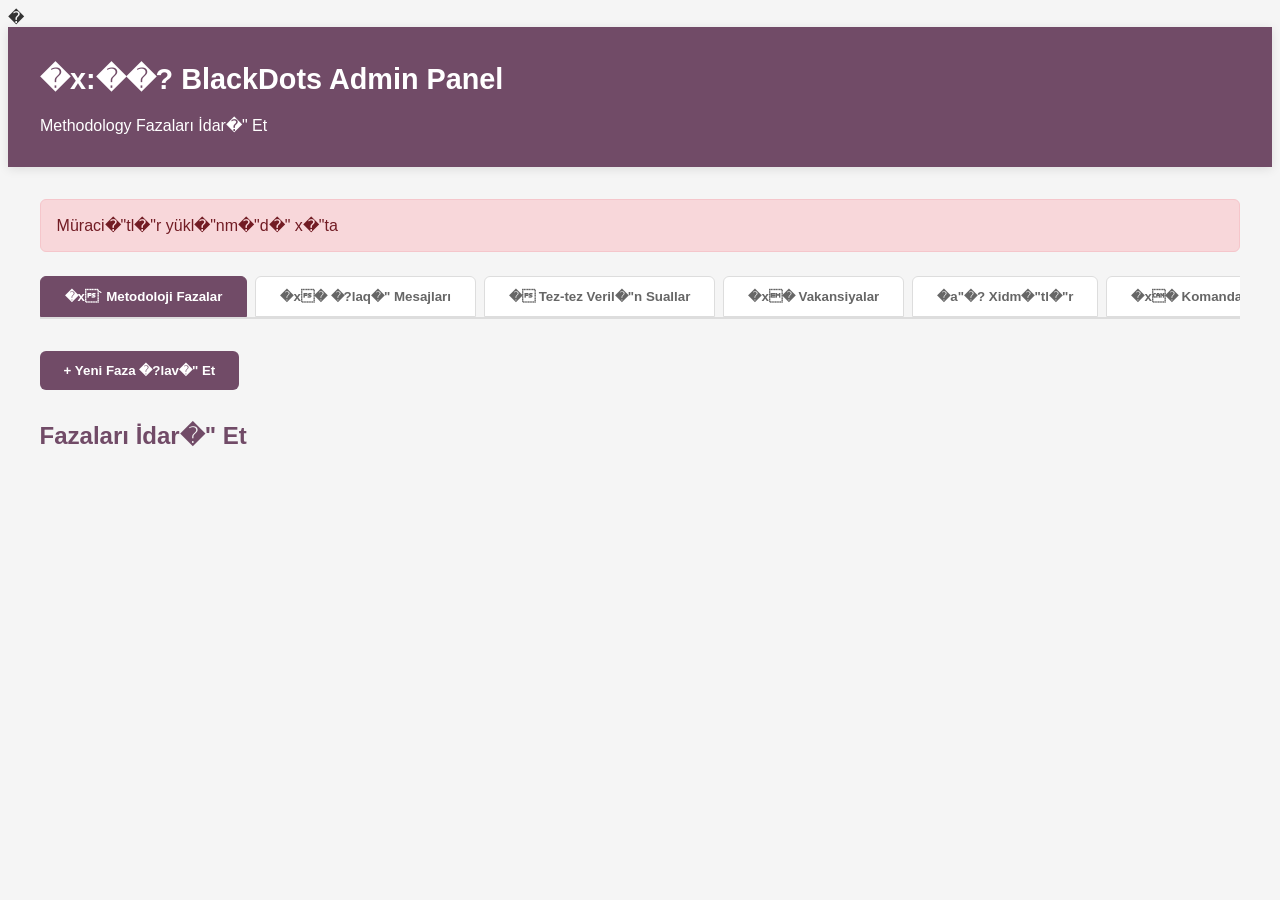
<file: admin_fixed.html>
�
<!DOCTYPE html>
<html lang="az">

<head>
    <meta charset="UTF-8">
    <meta name="viewport" content="width=device-width, initial-scale=1.0">
    <title>BlackDots - Admin Panel</title>
    <style>
        /* ... existing styles ... */
        .image-preview-container {
            margin-top: 10px;
            width: 100px;
            height: 100px;
            border: 1px dashed #ccc;
            display: flex;
            align-items: center;
            justify-content: center;
            overflow: hidden;
            border-radius: 4px;
            background: #f9f9f9;
        }

        .image-preview-container img {
            width: 100%;
            height: 100%;
            object-fit: cover;
        }

        .upload-controls {
            display: flex;
            gap: 10px;
            align-items: center;
        }
    </style>
</head>

<body>
    <!-- ... HTML content ... -->

    <script>
        const API_URL = 'https://blackdots-2.onrender.com/api';

        // Image Upload Function
        async function uploadImage(fileInput) {
            const file = fileInput.files[0];
            if (!file) return null;

            const formData = new FormData();
            formData.append('file', file);

            try {
                // Show uploading state
                const container = fileInput.parentElement;
                const statusSpan = container.querySelector('.upload-status') || document.createElement('span');
                statusSpan.className = 'upload-status';
                statusSpan.textContent = ' �?� Yükl�"nir...';
                statusSpan.style.color = 'orange';
                if (!container.contains(statusSpan)) container.appendChild(statusSpan);

                const response = await fetch(`${API_URL}/upload`, {
                    method: 'POST',
                    body: formData
                });

                if (!response.ok) throw new Error('Upload failed');

                const data = await response.json();

                // Update status
                statusSpan.textContent = ' �S& Hazırdır';
                statusSpan.style.color = 'green';
                setTimeout(() => statusSpan.remove(), 2000);

                return data.url;

            } catch (error) {
                console.error('Upload error:', error);
                alert('�~�"kil yükl�"n�"rk�"n x�"ta ba�x verdi.');
                return null;
            }
        }

        // Handle Image Input Change
        function setupImageUpload(inputElement, hiddenInputId, previewContainerId) {
            inputElement.addEventListener('change', async function () {
                const url = await uploadImage(this);
                if (url) {
                    document.getElementById(hiddenInputId).value = url;

                    // Update preview
                    const previewContainer = document.getElementById(previewContainerId);
                    if (previewContainer) {
                        previewContainer.innerHTML = `<img src="${url}" alt="Preview">`;
                    }
                }
            });
        }
    </script>
    <style>
        body {
            font-family: 'Segoe UI', Tahoma, Geneva, Verdana, sans-serif;
            background: #f5f5f5;
            color: #333;
        }

        .navbar {
            background: #714B67;
            color: white;
            padding: 1rem 2rem;
            box-shadow: 0 2px 10px rgba(0, 0, 0, 0.1);
        }

        .navbar h1 {
            font-size: 1.8rem;
        }

        .container {
            max-width: 1600px;
            width: 95%;
            margin: 2rem auto;
            padding: 0 1rem;
        }

        .section-title {
            font-size: 1.5rem;
            margin: 2rem 0 1rem;
            color: #714B67;
        }

        .btn {
            padding: 0.75rem 1.5rem;
            border: none;
            border-radius: 6px;
            cursor: pointer;
            font-weight: 600;
            transition: all 0.3s ease;
            text-decoration: none;
            display: inline-block;
        }

        .btn-primary {
            background: #714B67;
            color: white;
        }

        .btn-primary:hover {
            background: #5a3a52;
        }

        .btn-success {
            background: #27ae60;
            color: white;
        }

        .btn-success:hover {
            background: #229954;
        }

        .btn-danger {
            background: #e74c3c;
            color: white;
        }

        .btn-danger:hover {
            background: #c0392b;
        }

        .btn-secondary {
            background: #95a5a6;
            color: white;
        }

        .btn-secondary:hover {
            background: #7f8c8d;
        }

        .form-group {
            margin-bottom: 1.5rem;
        }

        label {
            display: block;
            margin-bottom: 0.5rem;
            font-weight: 600;
            color: #333;
        }

        input[type="text"],
        input[type="number"],
        textarea,
        select {
            width: 100%;
            padding: 0.75rem;
            border: 1px solid #ddd;
            border-radius: 6px;
            font-family: inherit;
            font-size: 1rem;
        }

        textarea {
            resize: vertical;
            min-height: 100px;
        }

        input[type="text"]:focus,
        input[type="number"]:focus,
        textarea:focus,
        select:focus {
            outline: none;
            border-color: #714B67;
            box-shadow: 0 0 0 3px rgba(113, 75, 103, 0.1);
        }

        .card {
            background: white;
            padding: 2rem;
            border-radius: 8px;
            box-shadow: 0 2px 10px rgba(0, 0, 0, 0.06);
            margin-bottom: 2rem;
        }

        .phase-list {
            display: grid;
            grid-template-columns: repeat(auto-fill, minmax(300px, 1fr));
            gap: 1.5rem;
        }

        .phase-card {
            background: white;
            padding: 1.5rem;
            border-radius: 8px;
            box-shadow: 0 2px 10px rgba(0, 0, 0, 0.06);
            border-left: 4px solid #714B67;
        }

        .phase-card h3 {
            margin-bottom: 0.5rem;
            color: #714B67;
        }

        .phase-card p {
            font-size: 0.9rem;
            color: #666;
            margin-bottom: 1rem;
        }

        .phase-actions {
            display: flex;
            gap: 0.5rem;
        }

        .phase-actions button {
            flex: 1;
        }

        .modal {
            display: none;
            position: fixed;
            z-index: 1000;
            left: 0;
            top: 0;
            width: 100%;
            height: 100%;
            background: rgba(0, 0, 0, 0.5);
            align-items: center;
            justify-content: center;
            backdrop-filter: blur(2px);
            transition: opacity 0.3s ease;
        }

        .modal.active {
            display: flex !important;
            align-items: center;
            justify-content: center;
            opacity: 1;
            pointer-events: all;
        }

        .modal-content {
            background: white;
            padding: 2rem;
            border-radius: 12px;
            max-width: 600px;
            width: 90%;
            max-height: 90vh;
            overflow-y: auto;
            position: relative;
            box-shadow: 0 10px 30px rgba(0, 0, 0, 0.2);
            animation: slideIn 0.3s ease;
        }

        @keyframes slideIn {
            from {
                transform: translateY(-20px);
                opacity: 0;
            }

            to {
                transform: translateY(0);
                opacity: 1;
            }
        }

        .modal-header {
            display: flex;
            justify-content: space-between;
            align-items: center;
            margin-bottom: 1.5rem;
            border-bottom: 1px solid #eee;
            padding-bottom: 1rem;
        }

        .modal-header h2 {
            margin: 0;
        }

        .close-btn {
            background: none;
            border: none;
            font-size: 1.5rem;
            cursor: pointer;
            color: #666;
        }

        .close-btn:hover {
            color: #333;
        }

        .message {
            padding: 1rem;
            border-radius: 6px;
            margin-bottom: 1.5rem;
        }

        .message.success {
            background: #d4edda;
            color: #155724;
            border: 1px solid #c3e6cb;
        }

        .message.error {
            background: #f8d7da;
            color: #721c24;
            border: 1px solid #f5c6cb;
        }

        .points-input {
            margin-top: 0.5rem;
        }

        .point-item {
            display: flex;
            gap: 0.5rem;
            margin-bottom: 0.5rem;
        }

        .point-item input {
            flex: 1;
        }

        .point-item button {
            padding: 0.75rem 1rem;
            background: #e74c3c;
            color: white;
            border: none;
            border-radius: 4px;
            cursor: pointer;
        }

        .point-item button:hover {
            background: #c0392b;
        }

        .add-point-btn {
            padding: 0.75rem;
            background: #27ae60;
            color: white;
            border: none;
            border-radius: 4px;
            cursor: pointer;
            width: 100%;
        }

        .add-point-btn:hover {
            background: #229954;
        }

        /* Tab Styles - Carousel Mode */
        .admin-tabs {
            display: flex;
            flex-wrap: nowrap;
            /* No wrapping */
            overflow-x: auto;
            /* Enable horizontal scroll */
            gap: 0.5rem;
            border-bottom: 2px solid #ddd;
            margin-bottom: 2rem;
            padding-bottom: 0.5rem;
            -webkit-overflow-scrolling: touch;
            /* Smooth scroll on mobile */
            scrollbar-width: none;
            /* Firefox */
        }

        .admin-tabs::-webkit-scrollbar {
            display: none;
            /* Safari and Chrome */
        }

        .tab-button {
            padding: 0.75rem 1.5rem;
            background: white;
            border: 1px solid #ddd;
            border-radius: 6px 6px 0 0;
            cursor: pointer;
            font-weight: 600;
            color: #666;
            margin-bottom: -0.5rem;
            /* Connect to border */
            transition: all 0.2s ease;
            flex-shrink: 0;
            /* Prevent shrinking */
            white-space: nowrap;
            /* Keep text on one line */
            text-align: center;
            min-width: 120px;
        }

        .tab-button:hover {
            color: #714B67;
            background: #f9f9f9;
        }

        .tab-button.active {
            color: white;
            background: #714B67;
            border-color: #714B67;
        }

        .tab-content {
            display: none;
            animation: fadeIn 0.3s ease;
        }

        .tab-content.active {
            display: block;
        }

        @keyframes fadeIn {
            from {
                opacity: 0;
                transform: translateY(10px);
            }

            to {
                opacity: 1;
                transform: translateY(0);
            }
        }

        /* Messages Table Styles */
        .messages-table {
            width: 100%;
            border-collapse: collapse;
            background: white;
            border-radius: 8px;
            overflow: hidden;
            box-shadow: 0 2px 10px rgba(0, 0, 0, 0.06);
        }

        .messages-table th,
        .messages-table td {
            padding: 1rem;
            text-align: left;
            border-bottom: 1px solid #eee;
        }

        .messages-table th {
            background: #f8f8f8;
            font-weight: 600;
            color: #333;
        }

        .messages-table tr:hover {
            background: #f5f5f5;
        }

        .message-row.unread {
            background: #fffbf0;
            font-weight: 500;
        }

        .message-actions {
            display: flex;
            gap: 0.5rem;
        }

        .btn-small {
            padding: 0.4rem 0.8rem;
            font-size: 0.85rem;
        }

        .btn-secondary {
            background: #95a5a6;
            color: white;
        }

        .btn-secondary:hover {
            background: #7f8c8d;
        }

        .message-modal {
            display: none;
            position: fixed;
            z-index: 1000;
            left: 0;
            top: 0;
            width: 100%;
            height: 100%;
            background: rgba(0, 0, 0, 0.5);
        }

        .message-modal.show {
            display: flex;
            align-items: center;
            justify-content: center;
        }

        .message-modal-content {
            background: white;
            padding: 2rem;
            border-radius: 8px;
            max-width: 600px;
            width: 90%;
            max-height: 80vh;
            overflow-y: auto;
        }

        .message-detail h3 {
            margin-bottom: 1rem;
            color: #714B67;
        }

        .message-detail-row {
            margin-bottom: 1rem;
            padding-bottom: 1rem;
            border-bottom: 1px solid #eee;
        }

        .message-detail-row strong {
            display: block;
            margin-bottom: 0.25rem;
            color: #714B67;
        }
    </style>
    <div class="navbar">
        <h1>�x:��? BlackDots Admin Panel</h1>
        <p>Methodology Fazaları İdar�" Et</p>
    </div>

    <div class="container">
        <div id="message"></div>

        <!-- Tabs Navigation -->
        <div class="admin-tabs">
            <button class="tab-button active" onclick="switchTab('phases')">�x` Metodoloji Fazalar</button>
            <button class="tab-button" onclick="switchTab('messages')">�x� �?laq�" Mesajları</button>
            <button class="tab-button" onclick="switchTab('faqs')">� Tez-tez Veril�"n Suallar</button>
            <button class="tab-button" onclick="switchTab('vacancies')">�x� Vakansiyalar</button>
            <button class="tab-button" onclick="switchTab('services')">�a"�? Xidm�"tl�"r</button>
            <button class="tab-button" onclick="switchTab('team')">�x� Komanda</button>
            <button class="tab-button" onclick="switchTab('apps')">�x� T�"tbiql�"r</button>
            <button class="tab-button" onclick="switchTab('testimonials')">� R�"yl�"r</button>
            <button class="tab-button" onclick="switchTab('partners')">�x�� T�"r�"fda�xlar</button>
            <button class="tab-button" onclick="switchTab('industries')">�x�� S�"nayel�"r</button>
            <button class="tab-button" onclick="switchTab('blogs')">�x� Blog</button>
        </div>

        <!-- Phases Tab -->
        <div id="phases" class="tab-content active">
            <button class="btn btn-primary" onclick="openAddModal()">+ Yeni Faza �?lav�" Et</button>
            <h2 class="section-title">Fazaları İdar�" Et</h2>
            <div id="phasesList" class="phase-list"></div>
        </div>

        <!-- Messages Tab -->
        <div id="messages" class="tab-content">
            <h2 class="section-title">�?laq�" Mesajları</h2>
            <div id="messagesList" style="overflow-x: auto;">
                <table class="messages-table">
                    <thead>
                        <tr>
                            <th>Ad</th>
                            <th>Email</th>
                            <th>Telefon</th>
                            <th>Xidm�"t</th>
                            <th>Tarix</th>
                            <th>�?m�"liyyatlar</th>
                        </tr>
                    </thead>
                    <tbody id="messagesTableBody">
                    </tbody>
                </table>
            </div>
        </div>

        <!-- FAQs Tab -->
        <div id="faqs" class="tab-content">
            <button class="btn btn-primary" onclick="openAddFaqModal()">+ Yeni Sual �?lav�" Et</button>
            <h2 class="section-title">Tez-tez Veril�"n Suallar</h2>
            <div id="faqsList" class="phase-list"></div>
        </div>

        <!-- Vacancies Tab -->
        <div id="vacancies" class="tab-content">
            <button class="btn btn-primary" onclick="openAddVacancyModal()">+ Yeni Vakansiya �?lav�" Et</button>
            <h2 class="section-title">Açıq Vakansiyalar</h2>
            <div id="vacanciesList" class="phase-list"></div>
        </div>

        <!-- Applications Tab -->
        <div id="applications" class="tab-content">
            <h2 class="section-title">Müraci�"tl�"r</h2>
            <div style="margin-bottom: 1rem;">
                <label for="applicationFilter" style="display: inline; margin-right: 0.5rem;">Filtr:</label>
                <select id="applicationFilter" onchange="loadApplications()" style="padding: 0.5rem;">
                    <option value="">Hamısı</option>
                    <option value="pending">Gözl�"m�"d�"</option>
                    <option value="reviewed">N�"z�"rd�"n Keçirildi</option>
                    <option value="rejected">R�"dd Edildi</option>
                </select>
            </div>
            <div id="applicationsList" class="phase-list"></div>
        </div>

        <!-- Services Tab -->
        <div id="services" class="tab-content">
            <button class="btn btn-primary" onclick="openServiceModal()">+ Yeni Xidm�"t �?lav�" Et</button>
            <h2 class="section-title">Xidm�"tl�"r</h2>
            <div id="servicesList" class="phase-list"></div>
        </div>

        <!-- Team Tab -->
        <div id="team" class="tab-content">
            <button class="btn btn-primary" onclick="openTeamModal()">+ Yeni �Szv �?lav�" Et</button>
            <h2 class="section-title">Komanda</h2>
            <div id="teamList" class="phase-list"></div>
        </div>

        <!-- Apps Tab -->
        <div id="apps" class="tab-content">
            <button class="btn btn-primary" onclick="openAppModal()">+ Yeni T�"tbiq �?lav�" Et</button>
            <h2 class="section-title">T�"tbiql�"r</h2>
            <div id="appsList" class="phase-list"></div>
        </div>

        <!-- Testimonials Tab -->
        <div id="testimonials" class="tab-content">
            <button class="btn btn-primary" onclick="openTestimonialModal()">+ Yeni R�"y �?lav�" Et</button>
            <h2 class="section-title">Mü�xt�"ri R�"yl�"ri</h2>
            <div id="testimonialsList" class="phase-list"></div>
        </div>

        <!-- Partners Tab -->
        <div id="partners" class="tab-content">
            <button class="btn btn-primary" onclick="openPartnerModal()">+ Yeni T�"r�"fda�x �?lav�" Et</button>
            <h2 class="section-title">T�"r�"fda�xlar v�" Mü�xt�"ril�"r</h2>
            <div id="partnersList" class="phase-list"
                style="grid-template-columns: repeat(auto-fill, minmax(200px, 1fr));"></div>
        </div>

        <!-- Industries Tab -->
        <div id="industries" class="tab-content">
            <button class="btn btn-primary" onclick="openIndustryModal()">+ Yeni S�"naye �?lav�" Et</button>
            <h2 class="section-title">S�"nayel�"r</h2>
            <div id="industriesList" class="phase-list"></div>
        </div>

        <!-- Blogs Tab -->
        <div id="blogs" class="tab-content">
            <button class="btn btn-primary" onclick="openBlogModal()">+ Yeni Blog �?lav�" Et</button>
            <h2 class="section-title">Blog Yazıları</h2>
            <div id="blogsList" class="phase-list"></div>
        </div>
    </div>

    <!-- Add/Edit Modal -->
    <div id="modal" class="modal">
        <div class="modal-content">
            <div class="modal-header">
                <h2 id="modalTitle">Yeni Faza �?lav�" Et</h2>
                <button class="close-btn" onclick="closeModal()">&times;</button>
            </div>

            <form id="phaseForm" onsubmit="handleSubmit(event)">
                <div class="form-group">
                    <label for="phaseId">Faza ID (İngilis, heç bo�xluq)*</label>
                    <input type="text" id="phaseId" required>
                </div>

                <div class="form-group">
                    <label for="phaseTitle">Ba�xlıq*</label>
                    <input type="text" id="phaseTitle" required>
                </div>

                <div class="form-group">
                    <label for="phaseSubtitle">Alt Ba�xlıq*</label>
                    <input type="text" id="phaseSubtitle" required>
                </div>

                <div class="form-group">
                    <label for="phaseIcon">İkon (Emoji)*</label>
                    <input type="text" id="phaseIcon" placeholder="�x`" required>
                </div>

                <div class="form-group">
                    <label for="phaseDesc1">Açıqlama 1*</label>
                    <textarea id="phaseDesc1" required></textarea>
                </div>

                <div class="form-group">
                    <label for="phaseDesc2">Açıqlama 2</label>
                    <textarea id="phaseDesc2"></textarea>
                </div>

                <div class="form-group">
                    <label for="phaseButtonText">Düym�" M�"tni*</label>
                    <input type="text" id="phaseButtonText" required>
                </div>

                <div class="form-group">
                    <label>Nöqt�"l�"r*</label>
                    <div id="pointsList" class="points-input"></div>
                    <button type="button" class="add-point-btn" onclick="addPointInput()">+ Nöqt�" �?lav�" Et</button>
                </div>

                <div class="form-group">
                    <label for="phaseOrder">Sıra</label>
                    <input type="number" id="phaseOrder" value="1" min="1">
                </div>

                <div style="display: flex; gap: 1rem; margin-top: 2rem;">
                    <button type="submit" class="btn btn-success" style="flex: 1;">Yadda Saxla</button>
                    <button type="button" class="btn btn-secondary" style="flex: 1;" onclick="closeModal()">L�"�xv
                        Et</button>
                </div>
            </form>
        </div>
    </div>

    <!-- Message Detail Modal -->
    <div id="messageModal" class="message-modal">
        <div class="message-modal-content">
            <div class="message-detail">
                <h3>Mesaj Detalları</h3>
                <div class="message-detail-row">
                    <strong>Ad:</strong>
                    <span id="messageDetailName"></span>
                </div>
                <div class="message-detail-row">
                    <strong>Email:</strong>
                    <span id="messageDetailEmail"></span>
                </div>
                <div class="message-detail-row">
                    <strong>�~irk�"t:</strong>
                    <span id="messageDetailCompany"></span>
                </div>
                <div class="message-detail-row">
                    <strong>Telefon:</strong>
                    <span id="messageDetailPhone"></span>
                </div>
                <div class="message-detail-row">
                    <strong>Xidm�"t:</strong>
                    <span id="messageDetailService"></span>
                </div>
                <div class="message-detail-row">
                    <strong>Tarix:</strong>
                    <span id="messageDetailDate"></span>
                </div>
                <div class="message-detail-row">
                    <strong>Mesaj:</strong>
                    <p id="messageDetailText" style="white-space: pre-wrap; margin: 0.5rem 0; color: #666;"></p>
                </div>
                <div style="display: flex; gap: 1rem;">
                    <button class="btn btn-secondary" onclick="closeMessageModal()">Ba�xla</button>
                    <button class="btn btn-danger" onclick="deleteMessage()" style="background: #e74c3c;">Sil</button>
                </div>
            </div>
        </div>
    </div>

    <!-- FAQ Add/Edit Modal -->
    <div id="faqModal" class="modal">
        <div class="modal-content">
            <div class="modal-header">
                <h2 id="faqModalTitle">Yeni Sual �?lav�" Et</h2>
                <button class="close-btn" onclick="closeFaqModal()">&times;</button>
            </div>

            <form id="faqForm" onsubmit="handleFaqSubmit(event)">
                <div class="form-group">
                    <label for="faqQuestion">Sual*</label>
                    <input type="text" id="faqQuestion" required>
                </div>

                <div class="form-group">
                    <label for="faqAnswer">Cavab*</label>
                    <textarea id="faqAnswer" required rows="5"></textarea>
                </div>

                <div class="form-group">
                    <label for="faqOrder">Sıra</label>
                    <input type="number" id="faqOrder" value="1" min="1">
                </div>

                <div style="display: flex; gap: 1rem; margin-top: 2rem;">
                    <button type="submit" class="btn btn-success" style="flex: 1;">Yadda Saxla</button>
                    <button type="button" class="btn btn-secondary" style="flex: 1;" onclick="closeFaqModal()">L�"�xv
                        Et</button>
                </div>
            </form>
        </div>
    </div>

    <!-- Vacancy Add/Edit Modal -->
    <div id="vacancyModal" class="modal">
        <div class="modal-content">
            <div class="modal-header">
                <h2 id="vacancyModalTitle">Yeni Vakansiya �?lav�" Et</h2>
                <button class="close-btn" onclick="closeVacancyModal()">&times;</button>
            </div>

            <form id="vacancyForm" onsubmit="handleVacancySubmit(event)">
                <div class="form-group">
                    <label for="vacancyTitle">V�"zif�" Adı *</label>
                    <input type="text" id="vacancyTitle" required>
                </div>

                <div class="form-group">
                    <label for="vacancyType">Tip *</label>
                    <select id="vacancyType" required>
                        <option value="Tam Vaxt">Tam Vaxt</option>
                        <option value="Yarım Vaxt">Yarım Vaxt</option>
                        <option value="Müqavil�"">Müqavil�" </option>
                        <option value="Praktikant">Praktikant</option>
                    </select>
                </div>

                <div class="form-group">
                    <label for="vacancyLocation">�~�"h�"r *</label>
                    <input type="text" id="vacancyLocation" required>
                </div>

                <div class="form-group">
                    <label for="vacancySalary">Maa�x *</label>
                    <input type="text" id="vacancySalary" placeholder="örn: $1500 - $2500" required>
                </div>

                <div class="form-group">
                    <label for="vacancyExperience">T�"l�"b olunan T�"crüb�" *</label>
                    <input type="text" id="vacancyExperience" placeholder="örn: 2+ il" required>
                </div>

                <div class="form-group">
                    <label for="vacancyDescription">T�"svir *</label>
                    <textarea id="vacancyDescription" required style="min-height: 150px;"></textarea>
                </div>

                <div class="form-group">
                    <label for="vacancyOrder">Sıra</label>
                    <input type="number" id="vacancyOrder" value="1" min="1">
                </div>

                <div style="display: flex; gap: 1rem; margin-top: 2rem;">
                    <button type="submit" class="btn btn-success" style="flex: 1;">Yadda Saxla</button>
                    <button type="button" class="btn btn-secondary" style="flex: 1;"
                        onclick="closeVacancyModal()">L�"�xv
                        Et</button>
                </div>
            </form>
        </div>
    </div>


    <!-- Service Add/Edit Modal -->
    <div id="serviceModal" class="modal">
        <div class="modal-content">
            <div class="modal-header">
                <h2 id="serviceModalTitle">Yeni Xidm�"t �?lav�" Et</h2>
                <button class="close-btn" onclick="closeServiceModal()">&times;</button>
            </div>
            <form id="serviceForm" onsubmit="handleServiceSubmit(event)">
                <div class="form-group">
                    <label for="serviceTitle">Ba�xlıq *</label>
                    <input type="text" id="serviceTitle" required>
                </div>
                <div class="form-group">
                    <label for="serviceIcon">İkon (Emoji) *</label>
                    <input type="text" id="serviceIcon" required placeholder="�a" �?">
                </div>
                <div class="form-group">
                    <label for="serviceDescription">T�"svir *</label>
                    <textarea id="serviceDescription" required rows="4"></textarea>
                </div>
                <div class="form-group">
                    <label for="serviceOrder">Sıra</label>
                    <input type="number" id="serviceOrder" value="1" min="1">
                </div>
                <div style="display: flex; gap: 1rem; margin-top: 2rem;">
                    <button type="submit" class="btn btn-success" style="flex: 1;">Yadda Saxla</button>
                    <button type="button" class="btn btn-secondary" style="flex: 1;"
                        onclick="closeServiceModal()">L�"�xv
                        Et</button>
                </div>
            </form>
        </div>
    </div>

    <!-- Team Add/Edit Modal -->
    <div id="teamModal" class="modal">
        <div class="modal-content">
            <div class="modal-header">
                <h2 id="teamModalTitle">Yeni �Szv �?lav�" Et</h2>
                <button class="close-btn" onclick="closeTeamModal()">&times;</button>
            </div>
            <form id="teamForm" onsubmit="handleTeamSubmit(event)">
                <div class="form-group">
                    <label for="teamName">Ad Soyad *</label>
                    <input type="text" id="teamName" required>
                </div>
                <div class="form-group">
                    <label for="teamPosition">V�"zif�" *</label>
                    <input type="text" id="teamPosition" required>
                </div>
                <div class="form-group">
                    <label>�~�"kil</label>
                    <div class="upload-controls">
                        <input type="file" id="teamImageFile" accept="image/*">
                        <span class="upload-status"></span>
                    </div>
                    <input type="hidden" id="teamImage">
                    <div id="teamImagePreview" class="image-preview-container"></div>
                </div>
                <div class="form-group">
                    <label for="teamBio">Bio</label>
                    <textarea id="teamBio" rows="3"></textarea>
                </div>
                <div class="form-group">
                    <label for="teamOrder">Sıra</label>
                    <input type="number" id="teamOrder" value="1" min="1">
                </div>
                <div style="display: flex; gap: 1rem; margin-top: 2rem;">
                    <button type="submit" class="btn btn-success" style="flex: 1;">Yadda Saxla</button>
                    <button type="button" class="btn btn-secondary" style="flex: 1;" onclick="closeTeamModal()">L�"�xv
                        Et</button>
                </div>
            </form>
        </div>
    </div>

    <!-- App Add/Edit Modal -->
    <div id="appModal" class="modal">
        <div class="modal-content">
            <div class="modal-header">
                <h2 id="appModalTitle">Yeni T�"tbiq �?lav�" Et</h2>
                <button class="close-btn" onclick="closeAppModal()">&times;</button>
            </div>
            <form id="appForm" onsubmit="handleAppSubmit(event)">
                <div class="form-group">
                    <label for="appName">Ad *</label>
                    <input type="text" id="appName" required>
                </div>
                <div class="form-group">
                    <label for="appCategory">Kateqoriya *</label>
                    <select id="appCategory" required>
                        <option value="Satı�x">Satı�x</option>
                        <option value="Maliyy�"">Maliyy�" </option>
                        <option value="İnventar v�" İstehsalat">İnventar v�" İstehsalat</option>
                        <option value="İnsan Resursları (HR)">İnsan Resursları (HR)</option>
                        <option value="Marketinq">Marketinq</option>
                        <option value="Xidm�" tl�"r">Xidm�"tl�"r</option>
                        <option value="Dig�" r">Dig�"r</option>
                    </select>
                </div>
                <div class="form-group">
                    <label for="appIcon">İkon (Emoji) *</label>
                    <input type="text" id="appIcon" required placeholder="�x�">
                </div>
                <div class="form-group">
                    <label for="appDescription">T�"svir *</label>
                    <textarea id="appDescription" required rows="3"></textarea>
                </div>
                <div class="form-group">
                    <label for="appFeatures">Xüsusiyy�"tl�"r (H�"r s�"tird�" birini yazın)</label>
                    <textarea id="appFeatures" rows="5" placeholder="Qaim�" l�"rin yaradılması&#10;Bank
                        inteqrasiyası"></textarea>
                </div>
                <div class="form-group">
                    <label for="appOrder">Sıra</label>
                    <input type="number" id="appOrder" value="1" min="1">
                </div>
                <div style="display: flex; gap: 1rem; margin-top: 2rem;">
                    <button type="submit" class="btn btn-success" style="flex: 1;">Yadda Saxla</button>
                    <button type="button" class="btn btn-secondary" style="flex: 1;" onclick="closeAppModal()">L�"�xv
                        Et</button>
                </div>
            </form>
        </div>
    </div>

    <!-- Testimonial Add/Edit Modal -->
    <div id="testimonialModal" class="modal">
        <div class="modal-content">
            <div class="modal-header">
                <h2 id="testimonialModalTitle">Yeni R�"y �?lav�" Et</h2>
                <button class="close-btn" onclick="closeTestimonialModal()">&times;</button>
            </div>
            <form id="testimonialForm" onsubmit="handleTestimonialSubmit(event)">
                <div class="form-group">
                    <label for="testAuthor">Mü�"llif *</label>
                    <input type="text" id="testAuthor" required>
                </div>
                <div class="form-group">
                    <label for="testPosition">V�"zif�" *</label>
                    <input type="text" id="testPosition" required placeholder="CEO, TechCorp">
                </div>
                <div class="form-group">
                    <label for="testQuote">R�"y *</label>
                    <textarea id="testQuote" required rows="4"></textarea>
                </div>
                <div class="form-group">
                    <label for="testOrder">Sıra</label>
                    <input type="number" id="testOrder" value="1" min="1">
                </div>
                <div style="display: flex; gap: 1rem; margin-top: 2rem;">
                    <button type="submit" class="btn btn-success" style="flex: 1;">Yadda Saxla</button>
                    <button type="button" class="btn btn-secondary" style="flex: 1;"
                        onclick="closeTestimonialModal()">L�"�xv Et</button>
                </div>
            </form>
        </div>
    </div>

    <!-- Partner Add/Edit Modal -->
    <div id="partnerModal" class="modal">
        <div class="modal-content">
            <div class="modal-header">
                <h2 id="partnerModalTitle">Yeni T�"r�"fda�x �?lav�" Et</h2>
                <button class="close-btn" onclick="closePartnerModal()">&times;</button>
            </div>
            <form id="partnerForm" onsubmit="handlePartnerSubmit(event)">
                <div class="form-group">
                    <label for="partnerName">Ad *</label>
                    <input type="text" id="partnerName" required>
                </div>
                <div class="form-group">
                    <label for="partnerType">Tip *</label>
                    <select id="partnerType" required>
                        <option value="partner">T�"r�"fda�x (Partner)</option>
                        <option value="client">Mü�xt�"ri (Client)</option>
                    </select>
                </div>
                <div class="form-group">
                    <label>Logo *</label>
                    <div class="upload-controls">
                        <input type="file" id="partnerLogoFile" accept="image/*">
                        <span class="upload-status"></span>
                    </div>
                    <input type="hidden" id="partnerLogo">
                    <div id="partnerLogoPreview" class="image-preview-container"></div>
                </div>
                <div class="form-group">
                    <label for="partnerOrder">Sıra</label>
                    <input type="number" id="partnerOrder" value="1" min="1">
                </div>
                <div style="display: flex; gap: 1rem; margin-top: 2rem;">
                    <button type="submit" class="btn btn-success" style="flex: 1;">Yadda Saxla</button>
                    <button type="button" class="btn btn-secondary" style="flex: 1;"
                        onclick="closePartnerModal()">L�"�xv
                        Et</button>
                </div>
            </form>
        </div>
    </div>

    <!-- Industry Add/Edit Modal -->
    <div id="industryModal" class="modal">
        <div class="modal-content">
            <div class="modal-header">
                <h2 id="industryModalTitle">Yeni S�"naye �?lav�" Et</h2>
                <button class="close-btn" onclick="closeIndustryModal()">&times;</button>
            </div>
            <form id="industryForm" onsubmit="handleIndustrySubmit(event)">
                <div class="form-group">
                    <label for="industryName">Ad *</label>
                    <input type="text" id="industryName" required>
                </div>
                <div class="form-group">
                    <label for="industryIcon">İkon (Emoji) *</label>
                    <input type="text" id="industryIcon" required placeholder="�x��">
                </div>
                <div class="form-group">
                    <label for="industryDescription">T�"svir *</label>
                    <textarea id="industryDescription" required rows="3"></textarea>
                </div>
                <div class="form-group">
                    <label for="industryOrder">Sıra</label>
                    <input type="number" id="industryOrder" value="1" min="1">
                </div>
                <div style="display: flex; gap: 1rem; margin-top: 2rem;">
                    <button type="submit" class="btn btn-success" style="flex: 1;">Yadda Saxla</button>
                    <button type="button" class="btn btn-secondary" style="flex: 1;"
                        onclick="closeIndustryModal()">L�"�xv
                        Et</button>
                </div>
            </form>
        </div>
    </div>

    <!-- Blog Add/Edit Modal -->
    <div id="blogModal" class="modal">
        <div class="modal-content">
            <div class="modal-header">
                <h2 id="blogModalTitle">Yeni Blog �?lav�" Et</h2>
                <button class="close-btn" onclick="closeBlogModal()">&times;</button>
            </div>
            <form id="blogForm" onsubmit="handleBlogSubmit(event)">
                <div class="form-group">
                    <label for="blogTitle">Ba�xlıq *</label>
                    <input type="text" id="blogTitle" required oninput="generateSlug(this.value)">
                </div>
                <div class="form-group">
                    <label for="blogSlug">Slug (URL hiss�"si) *</label>
                    <input type="text" id="blogSlug" required>
                </div>
                <div class="form-group">
                    <label for="blogAuthor">Mü�"llif</label>
                    <input type="text" id="blogAuthor" value="Admin">
                </div>
                <div class="form-group">
                    <label for="blogCategory">Kateqoriya (Opsional)</label>
                    <input type="text" id="blogCategory" placeholder="MYs: Texnologiya" list="categoryList">
                    <datalist id="categoryList">
                        <option value="�mumi">
                        <option value="Texnologiya">
                        <option value="XYbYrlYr">
                    </datalist>
                </div>
                <div class="form-group">
                    <label for="blogExcerpt">Q1sa MYzmun *</label>
                    <textarea id="blogExcerpt" required rows="3"></textarea>
                </div>
                <div class="form-group">
                    <label for="blogContent">Tam MYzmun (HTML DYstYklYnir)</label>
                    <textarea id="blogContent" rows="10"></textarea>
                </div>
                <div class="form-group">
                    <label>^Ykil</label>
                    <div class="upload-controls">
                        <input type="file" id="blogImageFile" accept="image/*">
                        <span class="upload-status"></span>
                    </div>
                    <input type="hidden" id="blogImage">
                    <div id="blogImagePreview" class="image-preview-container"></div>
                </div>
                <div class="form-group">
                    <label for="blogIcon">İkon (Emoji)</label>
                    <input type="text" id="blogIcon" value="📰" maxlength="4"
                        placeholder="Məsələn: 🚀, 💡, 📈">
                    <small style="color:#777;">Şəkil olmayanda bu ikon kartda göstərilir.</small>
                </div>
                <div class="form-group">
                    <label>Video (Opsional)</label>
                    <div class="upload-controls">
                        <input type="file" id="blogVideoFile" accept="video/*">
                        <span class="upload-status"></span>
                    </div>
                    <input type="hidden" id="blogVideo">
                    <div id="blogVideoPreview" class="image-preview-container"
                        style="width: 200px; height: auto; border: none;">
                    </div>
                </div>
                <div class="form-group">
                    <label style="display: flex; align-items: center; gap: 0.5rem;">
                        <input type="checkbox" id="blogFeatured" style="width: auto;">
                        Seçilmi�x (Featured)
                    </label>
                </div>
                <div class="form-group">
                    <label for="blogOrder">Sıra</label>
                    <input type="number" id="blogOrder" value="1" min="1">
                </div>
                <div style="display: flex; gap: 1rem; margin-top: 2rem;">
                    <button type="submit" class="btn btn-success" style="flex: 1;">Yadda Saxla</button>
                    <button type="button" class="btn btn-secondary" style="flex: 1;" onclick="closeBlogModal()">L�"�xv
                        Et</button>
                </div>
            </form>
        </div>
    </div>

    <script>

        let currentPhaseId = null;
        let currentMessageId = null;
        let currentServiceId = null;
        let currentTeamId = null;
        let currentAppId = null;
        let currentTestimonialId = null;
        let currentPartnerId = null;
        let currentIndustryId = null;
        let currentBlogId = null;
        let fetchedBlog = null;

        // Load phases, messages, and FAQs on page load
        document.addEventListener('DOMContentLoaded', () => {
            loadPhases();
            loadMessages();
            loadFaqs();
            loadVacancies();
            loadApplications();
            loadServices();
            loadTeam();
            loadApps();
            loadTestimonials();
            loadPartners();
            loadIndustries();
            loadBlogs();

            // Setup Image Uploads
            setupImageUpload(document.getElementById('blogImageFile'), 'blogImage', 'blogImagePreview');
            setupImageUpload(document.getElementById('blogVideoFile'), 'blogVideo', 'blogVideoPreview');
            setupImageUpload(document.getElementById('teamImageFile'), 'teamImage', 'teamImagePreview');
            setupImageUpload(document.getElementById('partnerLogoFile'), 'partnerLogo', 'partnerLogoPreview');
        });

        // Tab switching function
        function switchTab(tabName) {
            // Hide all tabs
            document.querySelectorAll('.tab-content').forEach(tab => {
                tab.classList.remove('active');
            });
            document.querySelectorAll('.tab-button').forEach(btn => {
                btn.classList.remove('active');
            });

            // Show selected tab
            const tab = document.getElementById(tabName);
            if (tab) tab.classList.add('active');

            // Highlight button
            if (event && event.type === 'click' && event.target.classList.contains('tab-button')) {
                event.target.classList.add('active');
            } else {
                const btn = Array.from(document.querySelectorAll('.tab-button'))
                    .find(b => b.getAttribute('onclick') && b.getAttribute('onclick').includes(`'${tabName}'`));
                if (btn) btn.classList.add('active');
            }

            // Load content
            if (tabName === 'messages') loadMessages();
            else if (tabName === 'faqs') loadFaqs();
            else if (tabName === 'vacancies') loadVacancies();
            else if (tabName === 'applications') loadApplications();
            else if (tabName === 'services') loadServices();
            else if (tabName === 'team') loadTeam();
            else if (tabName === 'apps') loadApps();
            else if (tabName === 'testimonials') loadTestimonials();
            else if (tabName === 'partners') loadPartners();
            else if (tabName === 'industries') loadIndustries();
            else if (tabName === 'blogs') loadBlogs();
        }

        async function loadPhases() {
            try {
                console.log('Admin: Fazalar yükl�"nir...', API_URL + '/phases');
                const response = await fetch(`${API_URL}/phases`);

                if (!response.ok) {
                    showMessage('API x�"tası: ' + response.status + ' ' + response.statusText, 'error');
                    return;
                }

                const data = await response.json();
                console.log('Admin: API cavabı:', data);

                if (!Array.isArray(data)) {
                    showMessage('API array dönd�"rm�"di: ' + typeof data, 'error');
                    return;
                }

                displayPhases(data);
            } catch (error) {
                console.error('Admin: X�"ta:', error);
                showMessage('Fazaları yükl�"m�"d�" x�"ta: ' + error.message, 'error');
            }
        }

        function displayPhases(phases) {
            const container = document.getElementById('phasesList');

            if (!container) {
                console.error('phasesList elementini tapmadı!');
                return;
            }

            container.innerHTML = '';

            if (!Array.isArray(phases)) {
                console.error('displayPhases: phases array deyil:', typeof phases);
                container.innerHTML = '<p>M�"lumat formatı x�"tadır</p>';
                return;
            }

            if (phases.length === 0) {
                container.innerHTML = '<p>Faza tapılmadı</p>';
                return;
            }

            phases.forEach(phase => {
                const card = document.createElement('div');
                card.className = 'phase-card';
                card.innerHTML = `
                    <h3>${phase.icon} ${phase.title}</h3>
                    <p><strong>${phase.subtitle}</strong></p>
                    <p>${phase.description.substring(0, 100)}...</p>
                    <div class="phase-actions">
                        <button class="btn btn-primary" onclick="editPhase('${phase.id}')">Redakt�" Et</button>
                        <button class="btn btn-danger" onclick="deletePhase('${phase.id}')">Sil</button>
                    </div>
                `;
                container.appendChild(card);
            });
        }

        function openAddModal() {
            currentPhaseId = null;
            document.getElementById('modalTitle').textContent = 'Yeni Faza �?lav�" Et';
            document.getElementById('phaseForm').reset();
            document.getElementById('phaseId').disabled = false;
            document.getElementById('pointsList').innerHTML = '';
            addPointInput();
            document.getElementById('modal').classList.add('active');
        }

        async function editPhase(id) {
            try {
                const response = await fetch(`${API_URL}/phases/${id}`);
                const phase = await response.json();

                currentPhaseId = id;
                document.getElementById('modalTitle').textContent = 'Faza Redakt�" Et';
                document.getElementById('phaseId').value = phase.id;
                document.getElementById('phaseId').disabled = true;
                document.getElementById('phaseTitle').value = phase.title;
                document.getElementById('phaseSubtitle').value = phase.subtitle;
                document.getElementById('phaseIcon').value = phase.icon;
                document.getElementById('phaseDesc1').value = phase.description;
                document.getElementById('phaseDesc2').value = phase.description2 || '';
                document.getElementById('phaseButtonText').value = phase.buttonText;
                document.getElementById('phaseOrder').value = phase.order;

                document.getElementById('pointsList').innerHTML = '';
                phase.points.forEach(point => {
                    addPointInput(point);
                });

                document.getElementById('modal').classList.add('active');
            } catch (error) {
                showMessage('Fazan yükl�"m�"d�" x�"ta: ' + error.message, 'error');
            }
        }

        function closeModal() {
            document.getElementById('modal').classList.remove('active');
            document.getElementById('phaseForm').reset();
            currentPhaseId = null;
        }

        function addPointInput(value = '') {
            const container = document.getElementById('pointsList');
            const div = document.createElement('div');
            div.className = 'point-item';
            div.innerHTML = `
                <input type="text" placeholder="Nöqt�"" value="${value}">
                <button type="button" onclick="this.parentElement.remove()">Sil</button>
            `;
            container.appendChild(div);
        }

        async function handleSubmit(event) {
            event.preventDefault();

            const points = Array.from(document.querySelectorAll('#pointsList input'))
                .map(input => input.value)
                .filter(value => value.trim() !== '');

            const phaseData = {
                id: document.getElementById('phaseId').value,
                title: document.getElementById('phaseTitle').value,
                subtitle: document.getElementById('phaseSubtitle').value,
                description: document.getElementById('phaseDesc1').value,
                description2: document.getElementById('phaseDesc2').value,
                icon: document.getElementById('phaseIcon').value,
                points: points,
                buttonText: document.getElementById('phaseButtonText').value,
                order: parseInt(document.getElementById('phaseOrder').value)
            };

            try {
                let response;
                if (currentPhaseId) {
                    response = await fetch(`${API_URL}/phases/${currentPhaseId}`, {
                        method: 'PUT',
                        headers: { 'Content-Type': 'application/json' },
                        body: JSON.stringify(phaseData)
                    });
                    showMessage('Faza u�xurla yenil�"ndi!', 'success');
                } else {
                    response = await fetch(`${API_URL}/phases`, {
                        method: 'POST',
                        headers: { 'Content-Type': 'application/json' },
                        body: JSON.stringify(phaseData)
                    });
                    showMessage('Faza u�xurla �"lav�" edildi!', 'success');
                }

                if (response.ok) {
                    closeModal();
                    loadPhases();
                }
            } catch (error) {
                showMessage('X�"ta: ' + error.message, 'error');
            }
        }

        async function deletePhase(id) {
            if (confirm('Bu faza silinsin mi?')) {
                try {
                    console.log('Siliniyor:', id);
                    const response = await fetch(`${API_URL}/phases/${id}`, {
                        method: 'DELETE'
                    });

                    console.log('Silm�" cavabı:', response.status, response.statusText);

                    const data = await response.json();
                    console.log('Silm�" m�"lumatı:', data);

                    if (response.ok) {
                        showMessage('Faza silindi!', 'success');
                        loadPhases(); // Yenid�"n yükl�"
                    } else {
                        showMessage('Silm�" u�xursuz: ' + (data.error || response.statusText), 'error');
                    }
                } catch (error) {
                    console.error('Silm�" x�"tası:', error);
                    showMessage('Silinm�"d�" x�"ta: ' + error.message, 'error');
                }
            }
        }

        function showMessage(text, type) {
            const messageDiv = document.getElementById('message');
            messageDiv.textContent = text;
            messageDiv.className = `message ${type}`;
            setTimeout(() => {
                messageDiv.textContent = '';
                messageDiv.className = '';
            }, 3000);
        }

        // ==========================================
        // MESSAGE MANAGEMENT FUNCTIONS
        // ==========================================

        async function loadMessages() {
            try {
                const response = await fetch(`${API_URL}/messages`);

                if (!response.ok) {
                    console.error('Mesajları yükl�"m�"d�" x�"ta:', response.status);
                    return;
                }

                const messages = await response.json();
                console.log('Mesajlar:', messages);
                displayMessages(messages);
            } catch (error) {
                console.error('Mesajları yükl�"m�"d�" x�"ta:', error);
                showMessage('Mesajları yükl�"m�"d�" x�"ta: ' + error.message, 'error');
            }
        }

        function displayMessages(messages) {
            const tbody = document.getElementById('messagesTableBody');
            tbody.innerHTML = '';

            if (messages.length === 0) {
                tbody.innerHTML = '<tr><td colspan="6" style="text-align: center; padding: 2rem;">Mesaj yoxdur</td></tr>';
                return;
            }

            messages.forEach(msg => {
                const date = new Date(msg.date).toLocaleString('az-AZ');
                const row = document.createElement('tr');
                row.className = `message-row ${!msg.read ? 'unread' : ''}`;

                const nameCell = document.createElement('td');
                nameCell.textContent = msg.name;

                const emailCell = document.createElement('td');
                emailCell.textContent = msg.email;

                const phoneCell = document.createElement('td');
                phoneCell.textContent = msg.phone;

                const serviceCell = document.createElement('td');
                serviceCell.textContent = msg.service || '-';

                const dateCell = document.createElement('td');
                dateCell.textContent = date;

                const actionsCell = document.createElement('td');
                const actionDiv = document.createElement('div');
                actionDiv.className = 'message-actions';

                const viewBtn = document.createElement('button');
                viewBtn.className = 'btn btn-small btn-primary';
                viewBtn.textContent = 'Bax';
                viewBtn.onclick = () => viewMessage(msg.id, msg);

                const toggleBtn = document.createElement('button');
                toggleBtn.className = 'btn btn-small btn-secondary';
                toggleBtn.textContent = msg.read ? 'Okunmamı�x' : 'Oxundu';
                toggleBtn.onclick = () => toggleMessageRead(msg.id, msg.read);

                actionDiv.appendChild(viewBtn);
                actionDiv.appendChild(toggleBtn);
                actionsCell.appendChild(actionDiv);

                row.appendChild(nameCell);
                row.appendChild(emailCell);
                row.appendChild(phoneCell);
                row.appendChild(serviceCell);
                row.appendChild(dateCell);
                row.appendChild(actionsCell);

                tbody.appendChild(row);
            });
        }

        function viewMessage(id, msg) {
            currentMessageId = id;

            document.getElementById('messageDetailName').textContent = msg.name;
            document.getElementById('messageDetailEmail').innerHTML = `<a href="mailto:${msg.email}">${msg.email}</a>`;
            document.getElementById('messageDetailCompany').textContent = msg.company || '-';
            document.getElementById('messageDetailPhone').innerHTML = `<a href="tel:${msg.phone}">${msg.phone}</a>`;
            document.getElementById('messageDetailService').textContent = msg.service || '-';
            document.getElementById('messageDetailDate').textContent = new Date(msg.date).toLocaleString('az-AZ');
            document.getElementById('messageDetailText').textContent = msg.message;

            document.getElementById('messageModal').classList.add('show');

            // Mark as read if not already
            if (!msg.read) {
                toggleMessageRead(id, false);
            }
        }

        function closeMessageModal() {
            document.getElementById('messageModal').classList.remove('show');
            currentMessageId = null;
        }

        async function toggleMessageRead(id, currentRead) {
            try {
                const response = await fetch(`${API_URL}/messages/${id}`, {
                    method: 'PUT',
                    headers: {
                        'Content-Type': 'application/json'
                    },
                    body: JSON.stringify({ read: !currentRead })
                });

                if (response.ok) {
                    loadMessages();
                }
            } catch (error) {
                console.error('X�"ta:', error);
            }
        }

        async function deleteMessage() {
            if (!currentMessageId) return;

            if (confirm('Bu mesaj silinsin mi?')) {
                try {
                    const response = await fetch(`${API_URL}/messages/${currentMessageId}`, {
                        method: 'DELETE'
                    });

                    if (response.ok) {
                        showMessage('Mesaj silindi!', 'success');
                        closeMessageModal();
                        loadMessages();
                    } else {
                        showMessage('Silm�" u�xursuz', 'error');
                    }
                } catch (error) {
                    console.error('Silm�" x�"tası:', error);
                    showMessage('Silinm�"d�" x�"ta: ' + error.message, 'error');
                }
            }
        }

        // ==========================================
        // FAQ MANAGEMENT FUNCTIONS
        // ==========================================

        let currentFaqId = null;

        async function loadFaqs() {
            try {
                const response = await fetch(`${API_URL}/faqs`);

                if (!response.ok) {
                    console.error('Sualları yükl�"m�"d�" x�"ta:', response.status);
                    return;
                }

                const faqs = await response.json();
                console.log('Suallar:', faqs);
                displayFaqs(faqs);
            } catch (error) {
                console.error('Sualları yükl�"m�"d�" x�"ta:', error);
                showMessage('Sualları yükl�"m�"d�" x�"ta: ' + error.message, 'error');
            }
        }

        function displayFaqs(faqs) {
            const container = document.getElementById('faqsList');

            if (!container) {
                console.error('faqsList elementini tapmadı!');
                return;
            }

            container.innerHTML = '';

            if (!Array.isArray(faqs)) {
                console.error('displayFaqs: faqs array deyil:', typeof faqs);
                container.innerHTML = '<p>M�"lumat formatı x�"tadır</p>';
                return;
            }

            if (faqs.length === 0) {
                container.innerHTML = '<p>Sual tapılmadı</p>';
                return;
            }

            faqs.forEach(faq => {
                const card = document.createElement('div');
                card.className = 'phase-card';
                card.innerHTML = `
                    <h3>� ${faq.question}</h3>
                    <p>${faq.answer.substring(0, 100)}...</p>
                    <p><small>Sıra: ${faq.order}</small></p>
                    <div class="phase-actions">
                        <button class="btn btn-primary" onclick="editFaq('${faq.id}')">Redakt�" Et</button>
                        <button class="btn btn-danger" onclick="deleteFaq('${faq.id}')">Sil</button>
                    </div>
                `;
                container.appendChild(card);
            });
        }

        function openAddFaqModal() {
            currentFaqId = null;
            document.getElementById('faqModalTitle').textContent = 'Yeni Sual �?lav�" Et';
            document.getElementById('faqForm').reset();
            document.getElementById('faqModal').style.display = 'flex';
        }

        function closeFaqModal() {
            document.getElementById('faqModal').style.display = 'none';
            currentFaqId = null;
        }

        function editFaq(id) {
            try {
                const container = document.getElementById('faqsList');
                const allCards = container.querySelectorAll('.phase-card');

                fetch(`${API_URL}/faqs`)
                    .then(res => res.json())
                    .then(faqs => {
                        const faq = faqs.find(f => f.id === id);
                        if (faq) {
                            currentFaqId = id;
                            document.getElementById('faqModalTitle').textContent = 'Sualı Redakt�" Et';
                            document.getElementById('faqQuestion').value = faq.question;
                            document.getElementById('faqAnswer').value = faq.answer;
                            document.getElementById('faqOrder').value = faq.order || 1;
                            document.getElementById('faqModal').style.display = 'flex';
                        }
                    });
            } catch (error) {
                console.error('Redakt�" x�"tası:', error);
            }
        }

        async function handleFaqSubmit(e) {
            e.preventDefault();

            const faqData = {
                question: document.getElementById('faqQuestion').value,
                answer: document.getElementById('faqAnswer').value,
                order: parseInt(document.getElementById('faqOrder').value) || 1
            };

            try {
                let response;
                if (currentFaqId) {
                    // Update existing FAQ
                    response = await fetch(`${API_URL}/faqs/${currentFaqId}`, {
                        method: 'PUT',
                        headers: {
                            'Content-Type': 'application/json'
                        },
                        body: JSON.stringify(faqData)
                    });
                    console.log('Sual yenil�"ndi:', response.status);
                } else {
                    // Add new FAQ
                    response = await fetch(`${API_URL}/faqs`, {
                        method: 'POST',
                        headers: {
                            'Content-Type': 'application/json'
                        },
                        body: JSON.stringify(faqData)
                    });
                    console.log('Sual �"lav�" edildi:', response.status);
                }

                if (response.ok) {
                    closeFaqModal();
                    loadFaqs();
                    showMessage('Sual u�xurla yadda saxlanıldı!', 'success');
                }
            } catch (error) {
                showMessage('X�"ta: ' + error.message, 'error');
            }
        }

        async function deleteFaq(id) {
            if (confirm('Bu sual silinsin mi?')) {
                try {
                    const response = await fetch(`${API_URL}/faqs/${id}`, {
                        method: 'DELETE'
                    });

                    if (response.ok) {
                        showMessage('Sual silindi!', 'success');
                        loadFaqs();
                    } else {
                        showMessage('Silm�" u�xursuz', 'error');
                    }
                } catch (error) {
                    console.error('Silm�" x�"tası:', error);
                    showMessage('Silinm�"d�" x�"ta: ' + error.message, 'error');
                }
            }
        }

        // VACANCIES FUNCTIONS
        let currentVacancyId = null;

        async function loadVacancies() {
            try {
                const response = await fetch(`${API_URL}/vacancies`);
                const vacancies = await response.json();
                displayVacancies(vacancies);
            } catch (error) {
                showMessage('Vakansiyalar yükl�"nm�"d�" x�"ta', 'error');
            }
        }

        function displayVacancies(vacancies) {
            const list = document.getElementById('vacanciesList');
            list.innerHTML = '';
            vacancies.forEach(vacancy => {
                const card = document.createElement('div');
                card.className = 'phase-card';
                card.innerHTML = `
                    <div style="flex: 1;">
                        <h3>${vacancy.title}</h3>
                        <p><strong>Tip:</strong> ${vacancy.type}</p>
                        <p><strong>�~�"h�"r:</strong> ${vacancy.location}</p>
                        <p><strong>Maa�x:</strong> ${vacancy.salary}</p>
                        <p><strong>T�"crüb�":</strong> ${vacancy.experience}</p>
                    </div>
                    <div style="display: flex; gap: 0.5rem;">
                        <button class="btn btn-secondary" onclick="editVacancy('${vacancy.id}')">Redakt�"</button>
                        <button class="btn btn-danger" onclick="deleteVacancy('${vacancy.id}')">Sil</button>
                    </div>
                `;
                list.appendChild(card);
            });
        }

        function openAddVacancyModal() {
            currentVacancyId = null;
            document.getElementById('vacancyTitle').value = '';
            document.getElementById('vacancyType').value = '';
            document.getElementById('vacancyLocation').value = '';
            document.getElementById('vacancySalary').value = '';
            document.getElementById('vacancyExperience').value = '';
            document.getElementById('vacancyDescription').value = '';
            document.getElementById('vacancyOrder').value = '1';
            document.getElementById('vacancyModalTitle').textContent = 'Yeni Vakansiya �?lav�" Et';
            document.getElementById('vacancyModal').style.display = 'block';
        }

        function editVacancy(id) {
            fetch(`${API_URL}/vacancies`)
                .then(r => r.json())
                .then(vacancies => {
                    const vacancy = vacancies.find(v => v.id === id);
                    if (vacancy) {
                        currentVacancyId = vacancy.id;
                        document.getElementById('vacancyTitle').value = vacancy.title;
                        document.getElementById('vacancyType').value = vacancy.type;
                        document.getElementById('vacancyLocation').value = vacancy.location;
                        document.getElementById('vacancySalary').value = vacancy.salary;
                        document.getElementById('vacancyExperience').value = vacancy.experience;
                        document.getElementById('vacancyDescription').value = vacancy.description;
                        document.getElementById('vacancyOrder').value = vacancy.order;
                        document.getElementById('vacancyModalTitle').textContent = 'Vakansiyası Redakt�" Et';
                        document.getElementById('vacancyModal').style.display = 'block';
                    }
                });
        }

        function closeVacancyModal() {
            document.getElementById('vacancyModal').style.display = 'none';
        }

        async function handleVacancySubmit(e) {
            e.preventDefault();

            const vacancyData = {
                title: document.getElementById('vacancyTitle').value,
                type: document.getElementById('vacancyType').value,
                location: document.getElementById('vacancyLocation').value,
                salary: document.getElementById('vacancySalary').value,
                experience: document.getElementById('vacancyExperience').value,
                description: document.getElementById('vacancyDescription').value,
                order: parseInt(document.getElementById('vacancyOrder').value)
            };

            try {
                let url = `${API_URL}/vacancies`;
                let method = 'POST';

                if (currentVacancyId) {
                    url += `/${currentVacancyId}`;
                    method = 'PUT';
                }

                const response = await fetch(url, {
                    method: method,
                    headers: { 'Content-Type': 'application/json' },
                    body: JSON.stringify(vacancyData)
                });

                if (response.ok) {
                    closeVacancyModal();
                    loadVacancies();
                    showMessage('Vakansiya u�xurla yadda saxlanıldı!', 'success');
                }
            } catch (error) {
                showMessage('X�"ta: ' + error.message, 'error');
            }
        }

        async function deleteVacancy(id) {
            if (confirm('Vakansiyası silm�"k ist�"yirsiniz?')) {
                try {
                    const response = await fetch(`${API_URL}/vacancies/${id}`, {
                        method: 'DELETE'
                    });

                    if (response.ok) {
                        loadVacancies();
                        showMessage('Vakansiya u�xurla silindi!', 'success');
                    }
                } catch (error) {
                    showMessage('Silm�"d�" x�"ta: ' + error.message, 'error');
                }
            }
        }

        // APPLICATIONS FUNCTIONS
        async function loadApplications() {
            try {
                const response = await fetch(`${API_URL}/applications`);
                const applications = await response.json();
                const filter = document.getElementById('applicationFilter').value;
                const filtered = filter ? applications.filter(a => a.status === filter) : applications;
                displayApplications(filtered);
            } catch (error) {
                showMessage('Müraci�"tl�"r yükl�"nm�"d�" x�"ta', 'error');
            }
        }

        function displayApplications(applications) {
            const list = document.getElementById('applicationsList');
            list.innerHTML = '';

            if (applications.length === 0) {
                list.innerHTML = '<p style="text-align: center; color: #999; padding: 2rem;">Müraci�"t yoxdur</p>';
                return;
            }

            applications.forEach(app => {
                const card = document.createElement('div');
                card.className = 'phase-card';
                const statusLabel = {
                    pending: '�?� Gözl�"m�"d�"',
                    reviewed: '�x��? N�"z�"rd�"n Keçirildi',
                    rejected: '�R R�"dd Edildi'
                };
                card.innerHTML = `
                    <div style="flex: 1;">
                        <h3>${app.name}</h3>
                        <p><strong>Vakansiya:</strong> ${app.vacancyId}</p>
                        <p><strong>Email:</strong> ${app.email}</p>
                        <p><strong>Telefon:</strong> ${app.phone}</p>
                        <p><strong>T�"crüb�":</strong> ${app.experience} il</p>
                        <p><strong>Status:</strong> ${statusLabel[app.status] || app.status}</p>
                        <p style="color: #999; font-size: 0.9rem;"><strong>Tarix:</strong> ${new Date(app.date).toLocaleDateString('az-AZ')}</p>
                        ${app.coverLetter ? `<p><strong>Q�"bul M�"ktubu:</strong> ${app.coverLetter.substring(0, 100)}...</p>` : ''}
                    </div>
                    <div style="display: flex; flex-direction: column; gap: 0.5rem;">
                        <button class="btn btn-secondary" onclick="viewApplication('${app.id}')">Bax</button>
                        <select onchange="updateApplicationStatus('${app.id}', this.value)" style="padding: 0.5rem; border: 1px solid #ddd; border-radius: 4px;">
                            <option value="pending" ${app.status === 'pending' ? 'selected' : ''}>Gözl�"m�"d�"</option>
                            <option value="reviewed" ${app.status === 'reviewed' ? 'selected' : ''}>N�"z�"rd�"n Keçirildi</option>
                            <option value="rejected" ${app.status === 'rejected' ? 'selected' : ''}>R�"dd Edildi</option>
                        </select>
                        <button class="btn btn-danger" onclick="deleteApplication('${app.id}')">Sil</button>
                    </div>
                `;
                list.appendChild(card);
            });
        }

        function viewApplication(id) {
            fetch(`${API_URL}/applications`)
                .then(r => r.json())
                .then(apps => {
                    const app = apps.find(a => a.id === id);
                    if (app) {
                        alert(`Ad: ${app.name}\nEmail: ${app.email}\nTelefon: ${app.phone}\nT�"crüb�": ${app.experience} il\n\nQ�"bul M�"ktubu:\n${app.coverLetter || 'Yazılmayıb'}`);
                    }
                });
        }

        async function updateApplicationStatus(id, status) {
            try {
                const response = await fetch(`${API_URL}/applications/${id}`, {
                    method: 'PUT',
                    headers: { 'Content-Type': 'application/json' },
                    body: JSON.stringify({ status: status })
                });

                if (response.ok) {
                    loadApplications();
                    showMessage('Status u�xurla yenil�"ndi!', 'success');
                }
            } catch (error) {
                showMessage('X�"ta: ' + error.message, 'error');
            }
        }

        async function deleteApplication(id) {
            if (confirm('Müraci�"ti silm�"k ist�"yirsiniz?')) {
                try {
                    const response = await fetch(`${API_URL}/applications/${id}`, {
                        method: 'DELETE'
                    });

                    if (response.ok) {
                        loadApplications();
                        showMessage('Müraci�"t u�xurla silindi!', 'success');
                    }
                } catch (error) {
                    showMessage('Silm�"d�" x�"ta: ' + error.message, 'error');
                }
            }
        }

        // ==========================================
        // SERVICES FUNCTIONS
        // ==========================================
        async function loadServices() {
            try {
                const response = await fetch(`${API_URL}/services`);
                const services = await response.json();
                displayServices(services);
            } catch (error) {
                console.error('Error loading services:', error);
            }
        }

        function displayServices(services) {
            const list = document.getElementById('servicesList');
            if (!list) return;
            list.innerHTML = '';
            services.forEach(service => {
                const card = document.createElement('div');
                card.className = 'phase-card';
                card.innerHTML = `
                    <div style="flex: 1;">
                        <h3>${service.icon} ${service.title}</h3>
                        <p>${service.description.substring(0, 100)}...</p>
                        <p><small>Sıra: ${service.order}</small></p>
                    </div>
                    <div style="display: flex; gap: 0.5rem;">
                        <button class="btn btn-secondary" onclick="editService('${service.id}')">Redakt�"</button>
                        <button class="btn btn-danger" onclick="deleteService('${service.id}')">Sil</button>
                    </div>
                `;
                list.appendChild(card);
            });
        }

        function openServiceModal() {
            currentServiceId = null;
            document.getElementById('serviceForm').reset();
            document.getElementById('serviceModalTitle').textContent = 'Yeni Xidm�"t �?lav�" Et';
            document.getElementById('serviceModal').classList.add('active');
        }

        function closeServiceModal() {
            document.getElementById('serviceModal').classList.remove('active');
        }

        function editService(id) {
            fetch(`${API_URL}/services/${id}`)
                .then(r => r.json())
                .then(service => {
                    currentServiceId = service.id;
                    document.getElementById('serviceTitle').value = service.title;
                    document.getElementById('serviceIcon').value = service.icon;
                    document.getElementById('serviceDescription').value = service.description;
                    document.getElementById('serviceOrder').value = service.order || 1;
                    document.getElementById('serviceModalTitle').textContent = 'Xidm�"ti Redakt�" Et';
                    document.getElementById('serviceModal').classList.add('active');
                });
        }

        async function handleServiceSubmit(e) {
            e.preventDefault();
            const data = {
                title: document.getElementById('serviceTitle').value,
                icon: document.getElementById('serviceIcon').value,
                description: document.getElementById('serviceDescription').value,
                order: parseInt(document.getElementById('serviceOrder').value)
            };
            const method = currentServiceId ? 'PUT' : 'POST';
            const url = currentServiceId ? `${API_URL}/services/${currentServiceId}` : `${API_URL}/services`;

            try {
                const res = await fetch(url, {
                    method: method,
                    headers: { 'Content-Type': 'application/json' },
                    body: JSON.stringify(data)
                });
                if (res.ok) {
                    closeServiceModal();
                    loadServices();
                    showMessage('Xidm�"t yadda saxlanıldı!', 'success');
                }
            } catch (error) {
                showMessage('X�"ta: ' + error.message, 'error');
            }
        }

        async function deleteService(id) {
            if (confirm('Silm�"k ist�"yirsiniz?')) {
                await fetch(`${API_URL}/services/${id}`, { method: 'DELETE' });
                loadServices();
                showMessage('Xidm�"t silindi!', 'success');
            }
        }


        // ==========================================
        // TEAM FUNCTIONS
        // ==========================================
        async function loadTeam() {
            try {
                const response = await fetch(`${API_URL}/team`);
                const team = await response.json();
                displayTeam(team);
            } catch (error) { console.error(error); }
        }

        function displayTeam(team) {
            const list = document.getElementById('teamList');
            if (!list) return;
            list.innerHTML = '';
            team.forEach(member => {
                const card = document.createElement('div');
                card.className = 'phase-card';
                card.innerHTML = `
                    <div style="flex: 1;">
                        <h3>${member.name}</h3>
                        <p><strong>${member.position}</strong></p>
                        <p>${member.bio ? member.bio.substring(0, 50) + '...' : ''}</p>
                    </div>
                    <div style="display: flex; gap: 0.5rem;">
                        <button class="btn btn-secondary" onclick="editTeam('${member.id}')">Redakt�"</button>
                        <button class="btn btn-danger" onclick="deleteTeam('${member.id}')">Sil</button>
                    </div>
                `;
                list.appendChild(card);
            });
        }

        function openTeamModal() {
            currentTeamId = null;
            document.getElementById('teamForm').reset();
            document.getElementById('teamImagePreview').innerHTML = '';
            document.getElementById('teamModalTitle').textContent = 'Yeni �Szv �?lav�" Et';
            document.getElementById('teamModal').classList.add('active');
        }

        function closeTeamModal() { document.getElementById('teamModal').classList.remove('active'); }

        function editTeam(id) {
            fetch(`${API_URL}/team/${id}`).then(r => r.json()).then(member => {
                currentTeamId = member.id;
                document.getElementById('teamName').value = member.name;
                document.getElementById('teamPosition').value = member.position;
                document.getElementById('teamImage').value = member.image || '';
                if (member.image) {
                    document.getElementById('teamImagePreview').innerHTML = `<img src="${member.image}" alt="Preview">`;
                } else {
                    document.getElementById('teamImagePreview').innerHTML = '';
                }
                document.getElementById('teamBio').value = member.bio || '';
                document.getElementById('teamOrder').value = member.order || 1;
                document.getElementById('teamModalTitle').textContent = '�Szvü Redakt�" Et';
                document.getElementById('teamModal').classList.add('active');
            });
        }

        async function handleTeamSubmit(e) {
            e.preventDefault();
            const data = {
                name: document.getElementById('teamName').value,
                position: document.getElementById('teamPosition').value,
                image: document.getElementById('teamImage').value,
                bio: document.getElementById('teamBio').value,
                order: parseInt(document.getElementById('teamOrder').value)
            };
            const method = currentTeamId ? 'PUT' : 'POST';
            const url = currentTeamId ? `${API_URL}/team/${currentTeamId}` : `${API_URL}/team`;
            await fetch(url, { method, headers: { 'Content-Type': 'application/json' }, body: JSON.stringify(data) });
            closeTeamModal(); loadTeam(); showMessage('�Szv yadda saxlanıldı!', 'success');
        }

        async function deleteTeam(id) {
            if (confirm('Silm�"k ist�"yirsiniz?')) {
                await fetch(`${API_URL}/team/${id}`, { method: 'DELETE' });
                loadTeam(); showMessage('�Szv silindi!', 'success');
            }
        }


        // ==========================================
        // APPS FUNCTIONS
        // ==========================================
        async function loadApps() {
            try {
                const response = await fetch(`${API_URL}/apps`);
                const apps = await response.json();
                displayApps(apps);
            } catch (error) { console.error(error); }
        }

        function displayApps(apps) {
            const list = document.getElementById('appsList');
            if (!list) return;
            list.innerHTML = '';
            apps.forEach(app => {
                const card = document.createElement('div');
                card.className = 'phase-card';
                card.innerHTML = `
                    <div style="flex: 1;">
                        <h3>${app.icon} ${app.name}</h3>
                        <p class="badge" style="background:#eee; padding:2px 6px; border-radius:4px; display:inline-block;">${app.category}</p>
                        <p>${app.description}</p>
                    </div>
                    <div style="display: flex; gap: 0.5rem;">
                        <button class="btn btn-secondary" onclick="editApp('${app.id}')">Redakt�"</button>
                        <button class="btn btn-danger" onclick="deleteApp('${app.id}')">Sil</button>
                    </div>
                `;
                list.appendChild(card);
            });
        }

        function openAppModal() {
            currentAppId = null;
            document.getElementById('appForm').reset();
            document.getElementById('appModalTitle').textContent = 'Yeni T�"tbiq �?lav�" Et';
            document.getElementById('appModal').classList.add('active');
        }

        function closeAppModal() { document.getElementById('appModal').classList.remove('active'); }

        function editApp(id) {
            fetch(`${API_URL}/apps/${id}`).then(r => r.json()).then(app => {
                currentAppId = app.id;
                document.getElementById('appName').value = app.name;
                document.getElementById('appCategory').value = app.category || 'Dig�"r';
                document.getElementById('appIcon').value = app.icon;
                document.getElementById('appDescription').value = app.description;
                document.getElementById('appFeatures').value = app.features ? app.features.join('\n') : '';
                document.getElementById('appOrder').value = app.order || 1;
                document.getElementById('appModalTitle').textContent = 'T�"tbiqi Redakt�" Et';
                document.getElementById('appModal').classList.add('active');
            });
        }

        async function handleAppSubmit(e) {
            e.preventDefault();
            const data = {
                name: document.getElementById('appName').value,
                category: document.getElementById('appCategory').value,
                icon: document.getElementById('appIcon').value,
                description: document.getElementById('appDescription').value,
                features: document.getElementById('appFeatures').value.split('\n').filter(f => f.trim() !== ''),
                order: parseInt(document.getElementById('appOrder').value)
            };
            const method = currentAppId ? 'PUT' : 'POST';
            const url = currentAppId ? `${API_URL}/apps/${currentAppId}` : `${API_URL}/apps`;
            await fetch(url, { method, headers: { 'Content-Type': 'application/json' }, body: JSON.stringify(data) });
            closeAppModal(); loadApps(); showMessage('T�"tbiq yadda saxlanıldı!', 'success');
        }

        async function deleteApp(id) {
            if (confirm('Silm�"k ist�"yirsiniz?')) {
                await fetch(`${API_URL}/apps/${id}`, { method: 'DELETE' });
                loadApps(); showMessage('T�"tbiq silindi!', 'success');
            }
        }


        // ==========================================
        // TESTIMONIALS FUNCTIONS
        // ==========================================
        async function loadTestimonials() {
            const res = await fetch(`${API_URL}/testimonials`);
            displayTestimonials(await res.json());
        }

        function displayTestimonials(items) {
            const list = document.getElementById('testimonialsList');
            if (!list) return;
            list.innerHTML = '';
            items.forEach(item => {
                const card = document.createElement('div');
                card.className = 'phase-card';
                card.innerHTML = `
                    <div style="flex: 1;">
                        <h3>${item.author}</h3>
                        <p><strong>${item.position}</strong></p>
                        <p><i>"${item.quote}"</i></p>
                    </div>
                    <div style="display: flex; gap: 0.5rem;">
                        <button class="btn btn-secondary" onclick="editTestimonial('${item.id}')">Redakt�"</button>
                        <button class="btn btn-danger" onclick="deleteTestimonial('${item.id}')">Sil</button>
                    </div>
                `;
                list.appendChild(card);
            });
        }

        function openTestimonialModal() {
            currentTestimonialId = null;
            document.getElementById('testimonialForm').reset();
            document.getElementById('testimonialModalTitle').textContent = 'Yeni R�"y �?lav�" Et';
            document.getElementById('testimonialModal').classList.add('active');
        }
        function closeTestimonialModal() { document.getElementById('testimonialModal').classList.remove('active'); }

        function editTestimonial(id) {
            fetch(`${API_URL}/testimonials/${id}`).then(r => r.json()).then(item => {
                currentTestimonialId = item.id;
                document.getElementById('testAuthor').value = item.author;
                document.getElementById('testPosition').value = item.position;
                document.getElementById('testQuote').value = item.quote;
                document.getElementById('testOrder').value = item.order || 1;
                document.getElementById('testimonialModalTitle').textContent = 'R�"yi Redakt�" Et';
                document.getElementById('testimonialModal').classList.add('active');
            });
        }

        async function handleTestimonialSubmit(e) {
            e.preventDefault();
            const data = {
                author: document.getElementById('testAuthor').value,
                position: document.getElementById('testPosition').value,
                quote: document.getElementById('testQuote').value,
                order: parseInt(document.getElementById('testOrder').value)
            };
            const method = currentTestimonialId ? 'PUT' : 'POST';
            const url = currentTestimonialId ? `${API_URL}/testimonials/${currentTestimonialId}` : `${API_URL}/testimonials`;
            await fetch(url, { method, headers: { 'Content-Type': 'application/json' }, body: JSON.stringify(data) });
            closeTestimonialModal(); loadTestimonials(); showMessage('R�"y yadda saxlanıldı!', 'success');
        }

        async function deleteTestimonial(id) {
            if (confirm('Silm�"k ist�"yirsiniz?')) {
                await fetch(`${API_URL}/testimonials/${id}`, { method: 'DELETE' });
                loadTestimonials(); showMessage('R�"y silindi!', 'success');
            }
        }


        // ==========================================
        // PARTNERS FUNCTIONS
        // ==========================================
        async function loadPartners() {
            const res = await fetch(`${API_URL}/partners`);
            displayPartners(await res.json());
        }

        function displayPartners(items) {
            const list = document.getElementById('partnersList');
            if (!list) return;
            list.innerHTML = '';
            items.forEach(item => {
                const card = document.createElement('div');
                card.className = 'phase-card';
                card.innerHTML = `
                    <div style="flex: 1; text-align: center;">
                        <img src="${item.logo}" alt="${item.name}" style="height: 50px; max-width: 100%; object-fit: contain;">
                        <p><strong>${item.name}</strong></p>
                        <p class="badge">${item.type === 'partner' ? 'T�"r�"fda�x' : 'Mü�xt�"ri'}</p>
                    </div>
                    <div style="display: flex; gap: 0.5rem; justify-content: center; margin-top: 1rem;">
                        <button class="btn btn-secondary" onclick="editPartner('${item.id}')">Redakt�"</button>
                        <button class="btn btn-danger" onclick="deletePartner('${item.id}')">Sil</button>
                    </div>
                `;
                list.appendChild(card);
            });
        }

        function openPartnerModal() {
            currentPartnerId = null;
            document.getElementById('partnerForm').reset();
            document.getElementById('partnerLogoPreview').innerHTML = '';
            document.getElementById('partnerModalTitle').textContent = 'Yeni T�"r�"fda�x �?lav�" Et';
            document.getElementById('partnerModal').classList.add('active');
        }
        function closePartnerModal() { document.getElementById('partnerModal').classList.remove('active'); }

        function editPartner(id) {
            fetch(`${API_URL}/partners/${id}`).then(r => r.json()).then(item => {
                currentPartnerId = item.id;
                document.getElementById('partnerName').value = item.name;
                document.getElementById('partnerType').value = item.type;
                document.getElementById('partnerLogo').value = item.logo;
                if (item.logo) {
                    document.getElementById('partnerLogoPreview').innerHTML = `<img src="${item.logo}" alt="Preview">`;
                } else {
                    document.getElementById('partnerLogoPreview').innerHTML = '';
                }
                document.getElementById('partnerOrder').value = item.order || 1;
                document.getElementById('partnerModalTitle').textContent = 'T�"r�"fda�xı Redakt�" Et';
                document.getElementById('partnerModal').classList.add('active');
            });
        }

        async function handlePartnerSubmit(e) {
            e.preventDefault();
            const data = {
                name: document.getElementById('partnerName').value,
                type: document.getElementById('partnerType').value,
                logo: document.getElementById('partnerLogo').value,
                order: parseInt(document.getElementById('partnerOrder').value)
            };
            const method = currentPartnerId ? 'PUT' : 'POST';
            const url = currentPartnerId ? `${API_URL}/partners/${currentPartnerId}` : `${API_URL}/partners`;
            await fetch(url, { method, headers: { 'Content-Type': 'application/json' }, body: JSON.stringify(data) });
            closePartnerModal(); loadPartners(); showMessage('T�"r�"fda�x yadda saxlanıldı!', 'success');
        }

        async function deletePartner(id) {
            if (confirm('Silm�"k ist�"yirsiniz?')) {
                await fetch(`${API_URL}/partners/${id}`, { method: 'DELETE' });
                loadPartners(); showMessage('T�"r�"fda�x silindi!', 'success');
            }
        }


        // ==========================================
        // INDUSTRIES FUNCTIONS
        // ==========================================
        async function loadIndustries() {
            const res = await fetch(`${API_URL}/industries`);
            displayIndustries(await res.json());
        }

        function displayIndustries(items) {
            const list = document.getElementById('industriesList');
            if (!list) return;
            list.innerHTML = '';
            items.forEach(item => {
                const card = document.createElement('div');
                card.className = 'phase-card';
                card.innerHTML = `
                    <div style="flex: 1;">
                        <h3>${item.icon} ${item.name}</h3>
                        <p>${item.description}</p>
                    </div>
                    <div style="display: flex; gap: 0.5rem;">
                        <button class="btn btn-secondary" onclick="editIndustry('${item.id}')">Redakt�"</button>
                        <button class="btn btn-danger" onclick="deleteIndustry('${item.id}')">Sil</button>
                    </div>
                `;
                list.appendChild(card);
            });
        }

        function openIndustryModal() {
            currentIndustryId = null;
            document.getElementById('industryForm').reset();
            document.getElementById('industryModalTitle').textContent = 'Yeni S�"naye �?lav�" Et';
            document.getElementById('industryModal').classList.add('active');
        }
        function closeIndustryModal() { document.getElementById('industryModal').classList.remove('active'); }

        function editIndustry(id) {
            fetch(`${API_URL}/industries/${id}`).then(r => r.json()).then(item => {
                currentIndustryId = item.id;
                document.getElementById('industryName').value = item.name;
                document.getElementById('industryIcon').value = item.icon;
                document.getElementById('industryDescription').value = item.description;
                document.getElementById('industryOrder').value = item.order || 1;
                document.getElementById('industryModalTitle').textContent = 'S�"nayeni Redakt�" Et';
                document.getElementById('industryModal').classList.add('active');
            });
        }

        async function handleIndustrySubmit(e) {
            e.preventDefault();
            const data = {
                name: document.getElementById('industryName').value,
                icon: document.getElementById('industryIcon').value,
                description: document.getElementById('industryDescription').value,
                order: parseInt(document.getElementById('industryOrder').value)
            };
            const method = currentIndustryId ? 'PUT' : 'POST';
            const url = currentIndustryId ? `${API_URL}/industries/${currentIndustryId}` : `${API_URL}/industries`;
            await fetch(url, { method, headers: { 'Content-Type': 'application/json' }, body: JSON.stringify(data) });
            closeIndustryModal(); loadIndustries(); showMessage('S�"naye yadda saxlanıldı!', 'success');
        }

        async function deleteIndustry(id) {
            if (confirm('Silm�"k ist�"yirsiniz?')) {
                await fetch(`${API_URL}/industries/${id}`, { method: 'DELETE' });
                loadIndustries(); showMessage('S�"naye silindi!', 'success');
            }
        }


        // ==========================================
        // BLOG FUNCTIONS
        // ==========================================
        async function loadBlogs() {
            try {
                const response = await fetch(`${API_URL}/blogs`);
                const blogs = await response.json();
                displayBlogs(blogs);
            } catch (error) { console.error(error); }
        }

        function displayBlogs(blogs) {
            const list = document.getElementById('blogsList');
            if (!list) return;
            list.innerHTML = '';
            blogs.forEach(blog => {
                const card = document.createElement('div');
                card.className = 'phase-card';
                card.innerHTML = `
                    <div style="flex: 1;">
                        <h3>${blog.title}</h3>
                        <p><small>/blog/${blog.slug}</small></p>
                        <p>${blog.excerpt ? blog.excerpt.substring(0, 100) : ''}...</p>
                        <p>${blog.featured ? '�? Seçilmi�x' : ''}</p>
                    </div>
                    <div style="display: flex; gap: 0.5rem;">
                        <button class="btn btn-secondary" onclick="editBlog('${blog.id}')">RedaktY</button>
                        <button class="btn btn-danger" onclick="deleteBlog('${blog.id}')">Sil</button>
                    </div>
                `;
                list.appendChild(card);
            });
        }

        function generateSlug(text) {
            const slug = text.toLowerCase()
                .replace(/[^\w\s-]/g, '')
                .replace(/[\s_-]+/g, '-')
                .replace(/^-+|-+$/g, '');
            document.getElementById('blogSlug').value = slug;
        }

        function openBlogModal() {
            currentBlogId = null;
            fetchedBlog = null;
            document.getElementById('blogForm').reset();

            document.getElementById('blogImage').value = '';
            document.getElementById('blogVideo').value = '';
            document.getElementById('blogImageFile').value = '';
            document.getElementById('blogVideoFile').value = '';
            document.getElementById('blogIcon').value = '📰';

            document.getElementById('blogImagePreview').innerHTML = '';
            document.getElementById('blogVideoPreview').innerHTML = '';

            document.getElementById('blogModalTitle').textContent = 'Yeni Blog �?lav�" Et';
            document.getElementById('blogModal').classList.add('active');
        }

        function closeBlogModal() {
            document.getElementById('blogModal').classList.remove('active');
            document.getElementById('blogForm').reset();
            document.getElementById('blogImagePreview').innerHTML = '';
            document.getElementById('blogVideoPreview').innerHTML = '';
            document.getElementById('blogImage').value = '';
            document.getElementById('blogVideo').value = '';
        }

        function editBlog(id) {
            fetch(`${API_URL}/blogs/${id}`).then(r => r.json()).then(blog => {
                currentBlogId = blog.id;
                fetchedBlog = blog;
                document.getElementById('blogTitle').value = blog.title;
                document.getElementById('blogSlug').value = blog.slug;
                document.getElementById('blogAuthor').value = blog.author || 'Admin';
                document.getElementById('blogCategory').value = blog.category || '';
                document.getElementById('blogExcerpt').value = blog.excerpt || '';
                document.getElementById('blogContent').value = blog.content || '';
                document.getElementById('blogImage').value = blog.image || '';
                document.getElementById('blogIcon').value = blog.icon || '📰';
                if (blog.image) {
                    document.getElementById('blogImagePreview').innerHTML = `<img src="${blog.image}" alt="Preview">`;
                } else {
                    document.getElementById('blogImagePreview').innerHTML = '';
                }
                document.getElementById('blogVideo').value = blog.video || '';
                if (blog.video) {
                    document.getElementById('blogVideoPreview').innerHTML = `<video src="${blog.video}" style="width: 100%; max-height: 150px;" controls></video>`;
                } else {
                    document.getElementById('blogVideoPreview').innerHTML = '';
                }
                document.getElementById('blogFeatured').checked = blog.featured || false;
                document.getElementById('blogOrder').value = blog.order || 1;
                document.getElementById('blogModalTitle').textContent = 'Blogu RedaktY Et';
                document.getElementById('blogModal').classList.add('active');
            });
        }

        async function handleBlogSubmit(e) {
            e.preventDefault();

            if (!currentBlogId) {
                if (!document.getElementById('blogImageFile').files.length) document.getElementById('blogImage').value = '';
                if (!document.getElementById('blogVideoFile').files.length) document.getElementById('blogVideo').value = '';
            }
            const data = {
                title: document.getElementById('blogTitle').value,
                slug: document.getElementById('blogSlug').value,
                author: document.getElementById('blogAuthor').value,
                date: (currentBlogId && fetchedBlog && fetchedBlog.date) ? fetchedBlog.date : new Date().toISOString().split('T')[0],
                category: document.getElementById('blogCategory').value,
                readTime: (currentBlogId && fetchedBlog && fetchedBlog.readTime) ? fetchedBlog.readTime : '',
                excerpt: document.getElementById('blogExcerpt').value,
                content: document.getElementById('blogContent').value,
                image: document.getElementById('blogImage').value,
                icon: document.getElementById('blogIcon').value || '📰',
                video: document.getElementById('blogVideo').value,
                featured: document.getElementById('blogFeatured').checked,
                order: parseInt(document.getElementById('blogOrder').value)
            };
            const method = currentBlogId ? 'PUT' : 'POST';
            const url = currentBlogId ? `${API_URL}/blogs/${currentBlogId}` : `${API_URL}/blogs`;
            await fetch(url, { method, headers: { 'Content-Type': 'application/json' }, body: JSON.stringify(data) });
            closeBlogModal(); loadBlogs(); showMessage('Blog yadda saxlanıldı!', 'success');
        }

        async function deleteBlog(id) {
            if (confirm('Silm�"k ist�"yirsiniz?')) {
                await fetch(`${API_URL}/blogs/${id}`, { method: 'DELETE' });
                loadBlogs(); showMessage('Blog silindi!', 'success');
            }
        }
    </script>
</body>

</html>
</file>
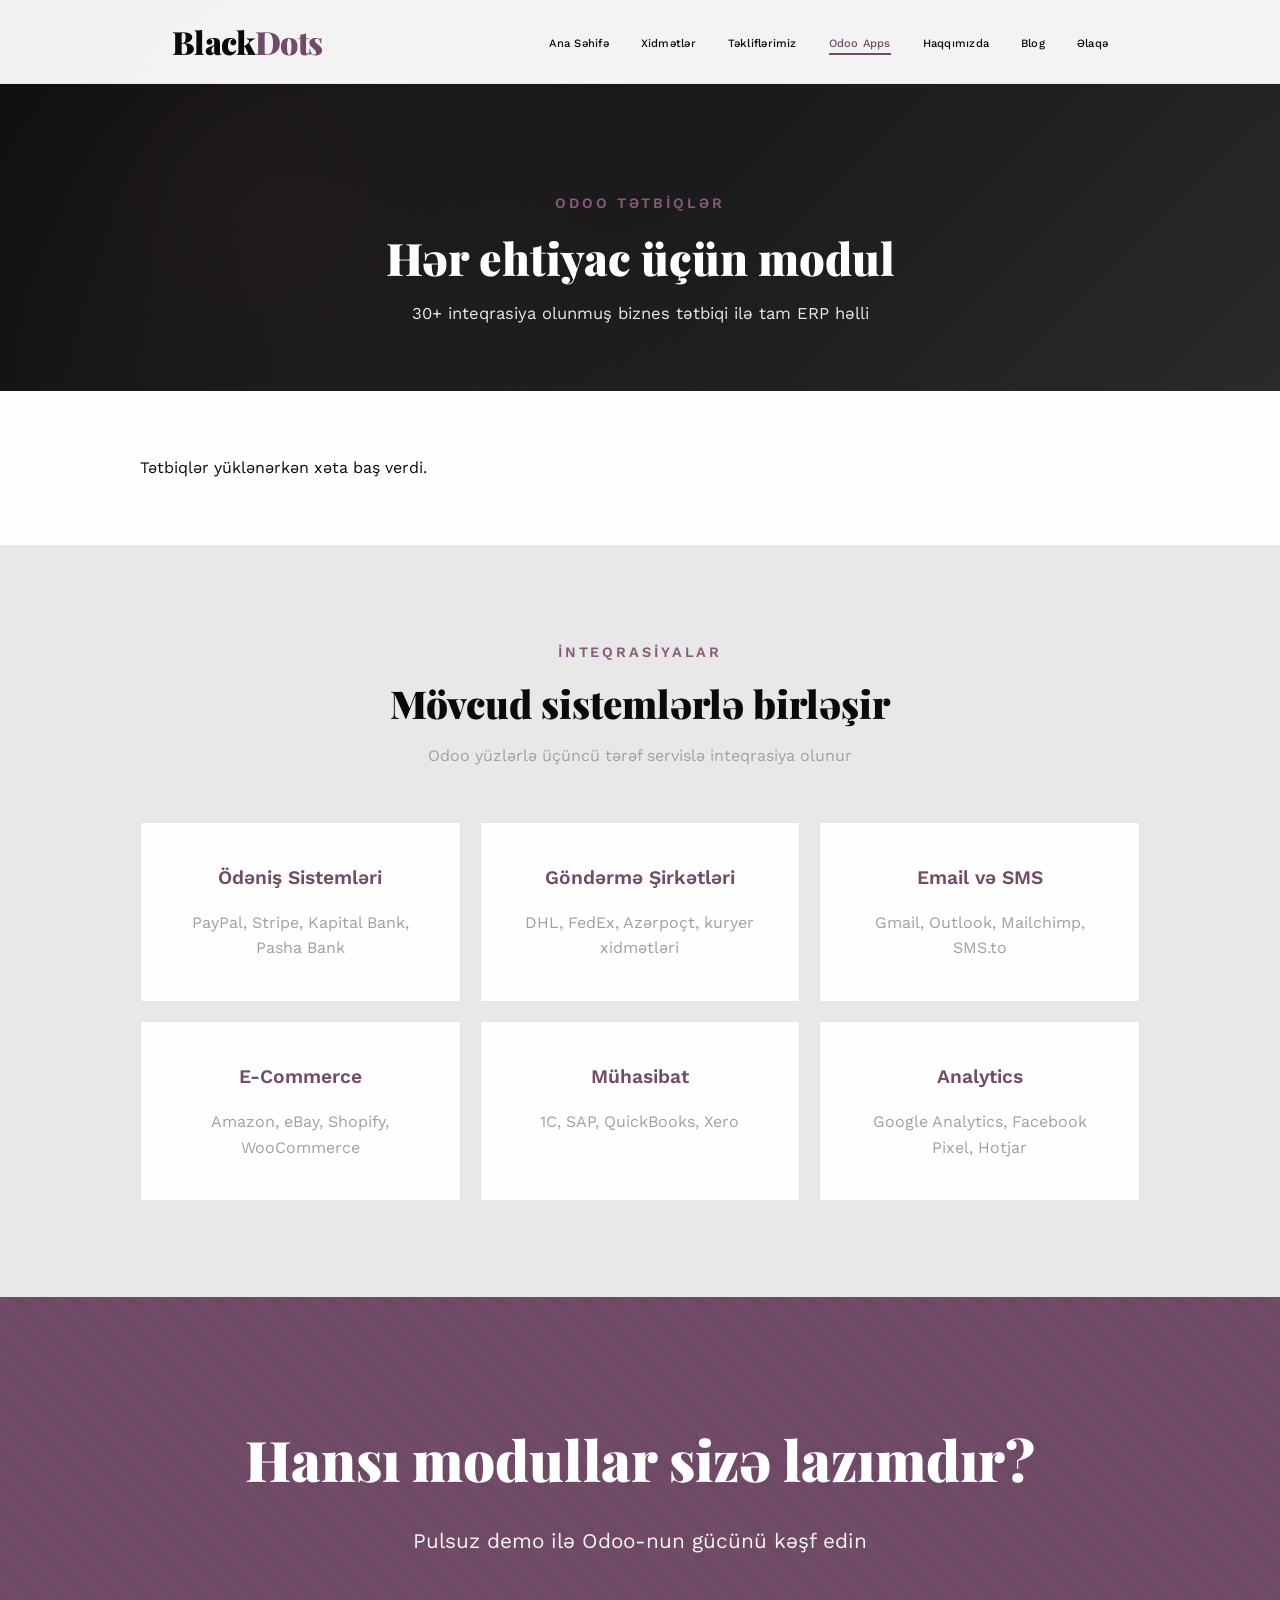
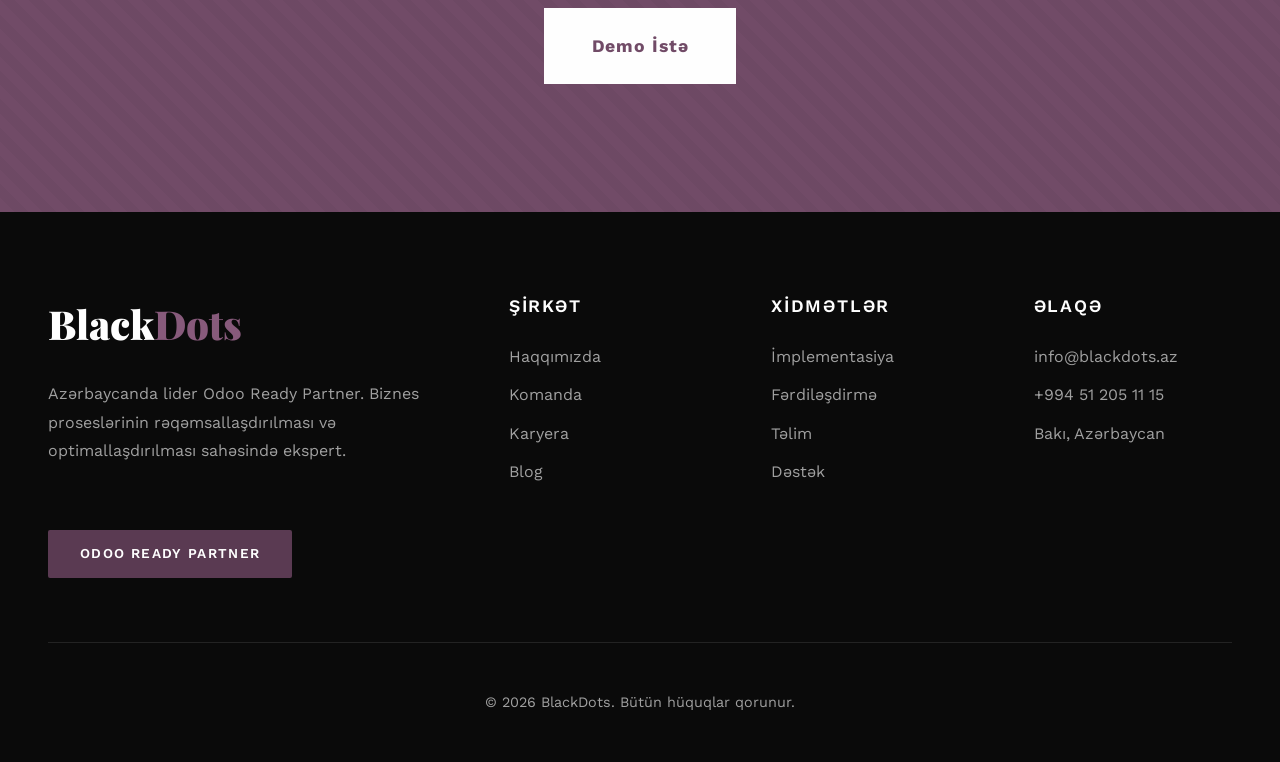
<file: apps.html>
<!DOCTYPE html>
<html lang="az">

<head>
    <meta charset="UTF-8">
    <meta name="viewport" content="width=device-width, initial-scale=1.0, maximum-scale=5.0, user-scalable=yes">
    <title>BlackDots - Odoo Apps</title>
    <link
        href="https://fonts.googleapis.com/css2?family=Playfair+Display:wght@400;700;900&family=Work+Sans:wght@300;400;500;600&display=swap"
        rel="stylesheet">
    <link rel="stylesheet" href="css/style.css?v=202602241211">
    <link rel="stylesheet" href="css/mobile-responsive.css?v=202602241211">
</head>

<body>
    <!-- Navigation -->
    <nav>
        <div class="nav-container">
            <a href="index.html" class="logo">Black<span>Dots</span></a>
            <div class="hamburger">
                <span></span>
                <span></span>
                <span></span>
            </div>
            <ul class="nav-links">
                <li><a href="index.html">Ana Səhifə</a></li>
                <li><a href="services.html">Xidmətlər</a></li>
                <li><a href="tekliflerimiz.html">Təkliflərimiz</a></li>
                <li><a href="apps.html" class="active">Odoo Apps</a></li>
                <li><a href="about.html">Haqqımızda</a></li>
                <li><a href="blog.html">Blog</a></li>
                <li><a href="contact.html">Əlaqə</a></li>
            </ul>
        </div>
    </nav>

    <!-- Page Header -->
    <section class="page-header">
        <div class="page-header-content">
            <div class="section-subtitle">Odoo Tətbiqlər</div>
            <h1>Hər ehtiyac üçün modul</h1>
            <p>30+ inteqrasiya olunmuş biznes tətbiqi ilə tam ERP həlli</p>
        </div>
    </section>

    <!-- Apps Categories -->
    <section class="apps-categories">
        <div class="apps-container" id="appsContainer">
            <!-- Dynamic Apps will be loaded here -->
            <div class="loading-spinner">Tətbiqlər yüklənir...</div>
        </div>
    </section>


    <!-- Integration Section -->
    <section class="integration-section">
        <div class="section-header">
            <div class="section-subtitle">İnteqrasiyalar</div>
            <h2 class="section-title">Mövcud sistemlərlə birləşir</h2>
            <p class="section-description">
                Odoo yüzlərlə üçüncü tərəf servislə inteqrasiya olunur
            </p>
        </div>
        <div class="integration-grid">
            <div class="integration-item">
                <h4>Ödəniş Sistemləri</h4>
                <p>PayPal, Stripe, Kapital Bank, Pasha Bank</p>
            </div>
            <div class="integration-item">
                <h4>Göndərmə Şirkətləri</h4>
                <p>DHL, FedEx, Azərpoçt, kuryer xidmətləri</p>
            </div>
            <div class="integration-item">
                <h4>Email və SMS</h4>
                <p>Gmail, Outlook, Mailchimp, SMS.to</p>
            </div>
            <div class="integration-item">
                <h4>E-Commerce</h4>
                <p>Amazon, eBay, Shopify, WooCommerce</p>
            </div>
            <div class="integration-item">
                <h4>Mühasibat</h4>
                <p>1C, SAP, QuickBooks, Xero</p>
            </div>
            <div class="integration-item">
                <h4>Analytics</h4>
                <p>Google Analytics, Facebook Pixel, Hotjar</p>
            </div>
        </div>
    </section>

    <!-- CTA Section -->
    <section class="cta">
        <div class="cta-content">
            <h2>Hansı modullar sizə lazımdır?</h2>
            <p>Pulsuz demo ilə Odoo-nun gücünü kəşf edin</p>
            <a href="contact.html" class="btn-white">Demo İstə</a>
        </div>
    </section>

    <!-- Footer -->
    <footer>
        <div class="footer-container">
            <div class="footer-col">
                <div class="footer-brand">Black<span>Dots</span></div>
                <p class="footer-about">
                    Azərbaycanda lider Odoo Ready Partner. Biznes proseslərinin
                    rəqəmsallaşdırılması və optimallaşdırılması sahəsində ekspert.
                </p>
                <div class="odoo-badge">ODOO READY PARTNER</div>
            </div>
            <div class="footer-section">
                <h4>Şirkət</h4>
                <ul class="footer-links">
                    <li><a href="about.html">Haqqımızda</a></li>
                    <li><a href="#">Komanda</a></li>
                    <li><a href="careers.html">Karyera</a></li>
                    <li><a href="#">Blog</a></li>
                </ul>
            </div>
            <div class="footer-section">
                <h4>Xidmətlər</h4>
                <ul class="footer-links">
                    <li><a href="services.html">İmplementasiya</a></li>
                    <li><a href="services.html">Fərdiləşdirmə</a></li>
                    <li><a href="services.html">Təlim</a></li>
                    <li><a href="services.html">Dəstək</a></li>
                </ul>
            </div>
            <div class="footer-section">
                <h4>Əlaqə</h4>
                <ul class="footer-links">
                    <li><a href="mailto:info@blackdots.az">info@blackdots.az</a></li>
                    <li><a href="tel:+994512051115">+994 51 205 11 15</a></li>
                    <li><a href="contact.html">Bakı, Azərbaycan</a></li>
                </ul>
            </div>
        </div>
        <div class="footer-bottom">
            <p>&copy; 2026 BlackDots. Bütün hüquqlar qorunur.</p>
        </div>
    </footer>
    <script src="js/api-config.js?v=3"></script>
    <script src="js/script.js?v=3"></script>
</body>

</html>
</file>
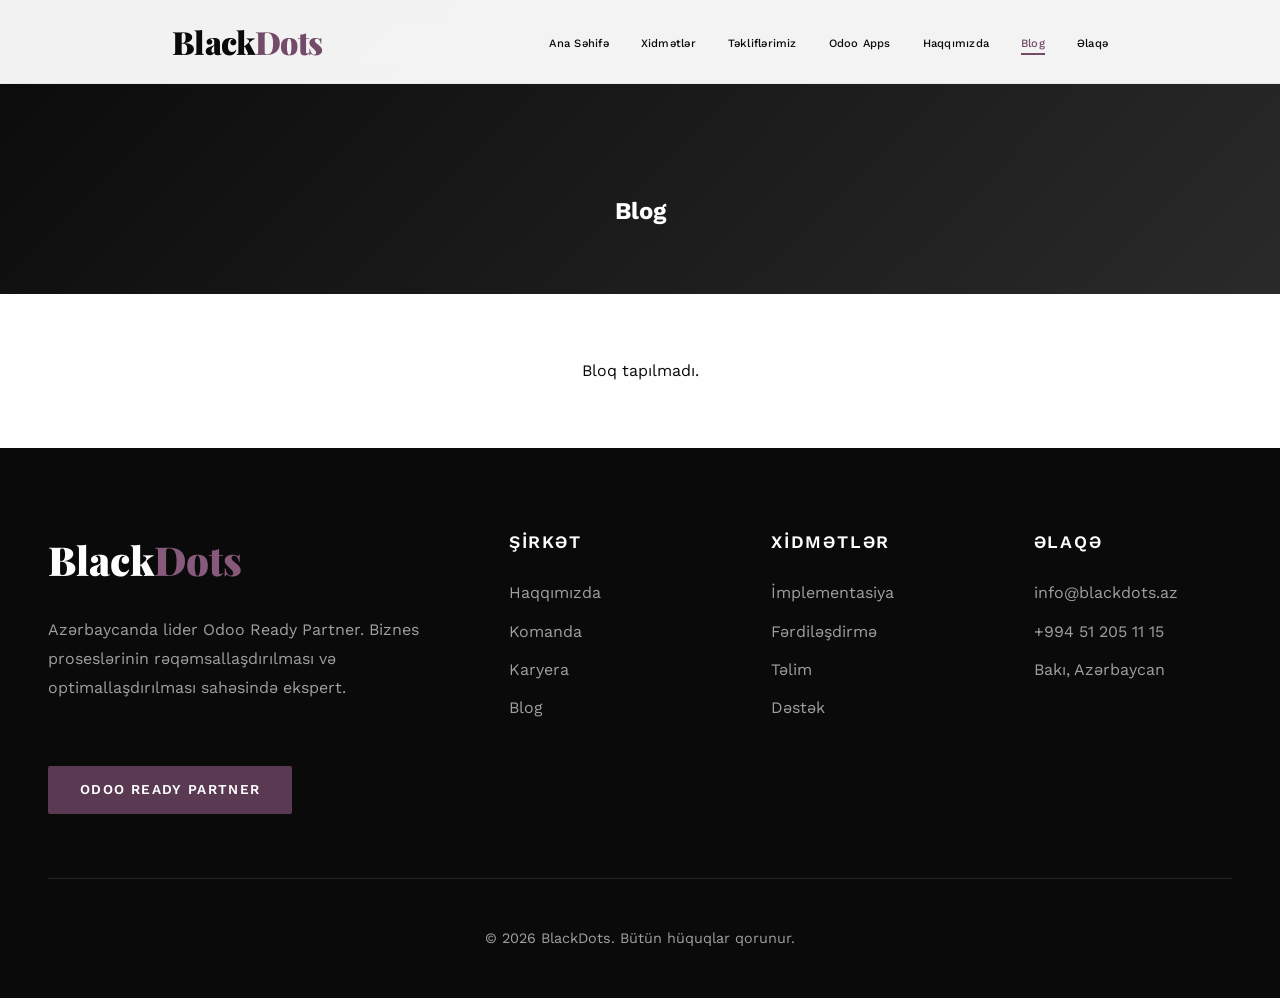
<file: blog-detail.html>
<!DOCTYPE html>
<html lang="az">

<head>
    <meta charset="UTF-8">
    <meta name="viewport" content="width=device-width, initial-scale=1.0, maximum-scale=5.0, user-scalable=yes">
    <meta name="viewport" content="width=device-width, initial-scale=1.0">
    <title>BlackDots - Blog</title>
    <link
        href="https://fonts.googleapis.com/css2?family=Playfair+Display:wght@400;700;900&family=Work+Sans:wght@300;400;500;600&display=swap"
        rel="stylesheet">
    <link rel="stylesheet" href="css/style.css?v=202602241211">
    <link rel="stylesheet" href="css/mobile-responsive.css?v=202602241211">
    <style>
        .blog-hero {
            background: linear-gradient(135deg, var(--color-black) 0%, var(--color-gray-dark) 100%);
            padding: 12rem 1rem 4rem;
            text-align: center;
            color: var(--color-white);
            position: relative;
            overflow: hidden;
        }

        .blog-detail-container {
            max-width: 800px;
            margin: 4rem auto;
            padding: 0 1.5rem;
        }

        .blog-detail-image {
            width: 100%;
            height: 400px;
            border-radius: 12px;
            overflow: hidden;
            margin-bottom: 2rem;
            box-shadow: 0 10px 30px rgba(0, 0, 0, 0.1);
        }

        .blog-detail-image img {
            width: 100%;
            height: 100%;
            object-fit: cover;
        }

        .blog-detail-image-placeholder {
            width: 100%;
            height: 100%;
            background-color: #f0f0f0;
            display: flex;
            align-items: center;
            justify-content: center;
            font-size: 4rem;
        }

        .blog-detail-meta {
            display: flex;
            gap: 1.5rem;
            color: #666;
            font-size: 0.95rem;
            margin-bottom: 1.5rem;
            border-bottom: 1px solid #eee;
            padding-bottom: 1.5rem;
        }

        .blog-detail-title {
            font-family: 'Playfair Display', serif;
            font-size: 2.5rem;
            color: #2c3e50;
            margin-bottom: 1.5rem;
            line-height: 1.2;
        }

        .blog-detail-content {
            font-size: 1.1rem;
            line-height: 1.8;
            color: #444;
        }

        .blog-detail-content p {
            margin-bottom: 1.5rem;
        }

        .back-link {
            display: inline-block;
            margin-top: 3rem;
            color: var(--color-primary);
            text-decoration: none;
            font-weight: 600;
        }

        .back-link:hover {
            text-decoration: underline;
        }
    </style>
</head>

<body>
    <!-- Navigation -->
    <nav>
        <div class="nav-container">
            <a href="index.html" class="logo">Black<span>Dots</span></a>
            <div class="hamburger">
                <span></span>
                <span></span>
                <span></span>
            </div>
            <ul class="nav-links">
                <li><a href="index.html">Ana Səhifə</a></li>
                <li><a href="services.html">Xidmətlər</a></li>
                <li><a href="tekliflerimiz.html">Təkliflərimiz</a></li>
                <li><a href="apps.html">Odoo Apps</a></li>
                <li><a href="about.html">Haqqımızda</a></li>
                <li><a href="blog.html" class="active">Blog</a></li>
                <li><a href="contact.html">Əlaqə</a></li>
            </ul>
        </div>
    </nav>

    <!-- Page Header (Simplified) -->
    <section class="blog-hero">
        <h1>Blog</h1>
    </section>

    <!-- Blog Detail Content -->
    <div class="blog-detail-container" id="blogDetailContainer">
        <div style="text-align: center; color: #999;">Yüklənir...</div>
    </div>

    <!-- Footer -->
    <footer>
        <div class="footer-container">
            <div class="footer-col">
                <div class="footer-brand">Black<span>Dots</span></div>
                <p class="footer-about">
                    Azərbaycanda lider Odoo Ready Partner. Biznes proseslərinin
                    rəqəmsallaşdırılması və optimallaşdırılması sahəsində ekspert.
                </p>
                <div class="odoo-badge">ODOO READY PARTNER</div>
            </div>
            <div class="footer-section">
                <h4>Şirkət</h4>
                <ul class="footer-links">
                    <li><a href="about.html">Haqqımızda</a></li>
                    <li><a href="#">Komanda</a></li>
                    <li><a href="careers.html">Karyera</a></li>
                    <li><a href="blog.html">Blog</a></li>
                </ul>
            </div>
            <div class="footer-section">
                <h4>Xidmətlər</h4>
                <ul class="footer-links">
                    <li><a href="services.html">İmplementasiya</a></li>
                    <li><a href="services.html">Fərdiləşdirmə</a></li>
                    <li><a href="services.html">Təlim</a></li>
                    <li><a href="services.html">Dəstək</a></li>
                </ul>
            </div>
            <div class="footer-section">
                <h4>Əlaqə</h4>
                <ul class="footer-links">
                    <li><a href="mailto:info@blackdots.az">info@blackdots.az</a></li>
                    <li><a href="tel:+994512051115">+994 51 205 11 15</a></li>
                    <li><a href="contact.html">Bakı, Azərbaycan</a></li>
                </ul>
            </div>
        </div>
        <div class="footer-bottom">
            <p>&copy; 2026 BlackDots. Bütün hüquqlar qorunur.</p>
        </div>
    </footer>

    <script src="js/api-config.js?v=3"></script>
    <script src="js/script.js?v=3"></script>
    <script>
        // Inline script to trigger the detail loader
        document.addEventListener('DOMContentLoaded', loadBlogDetail);
    </script>
</body>

</html>
</file>
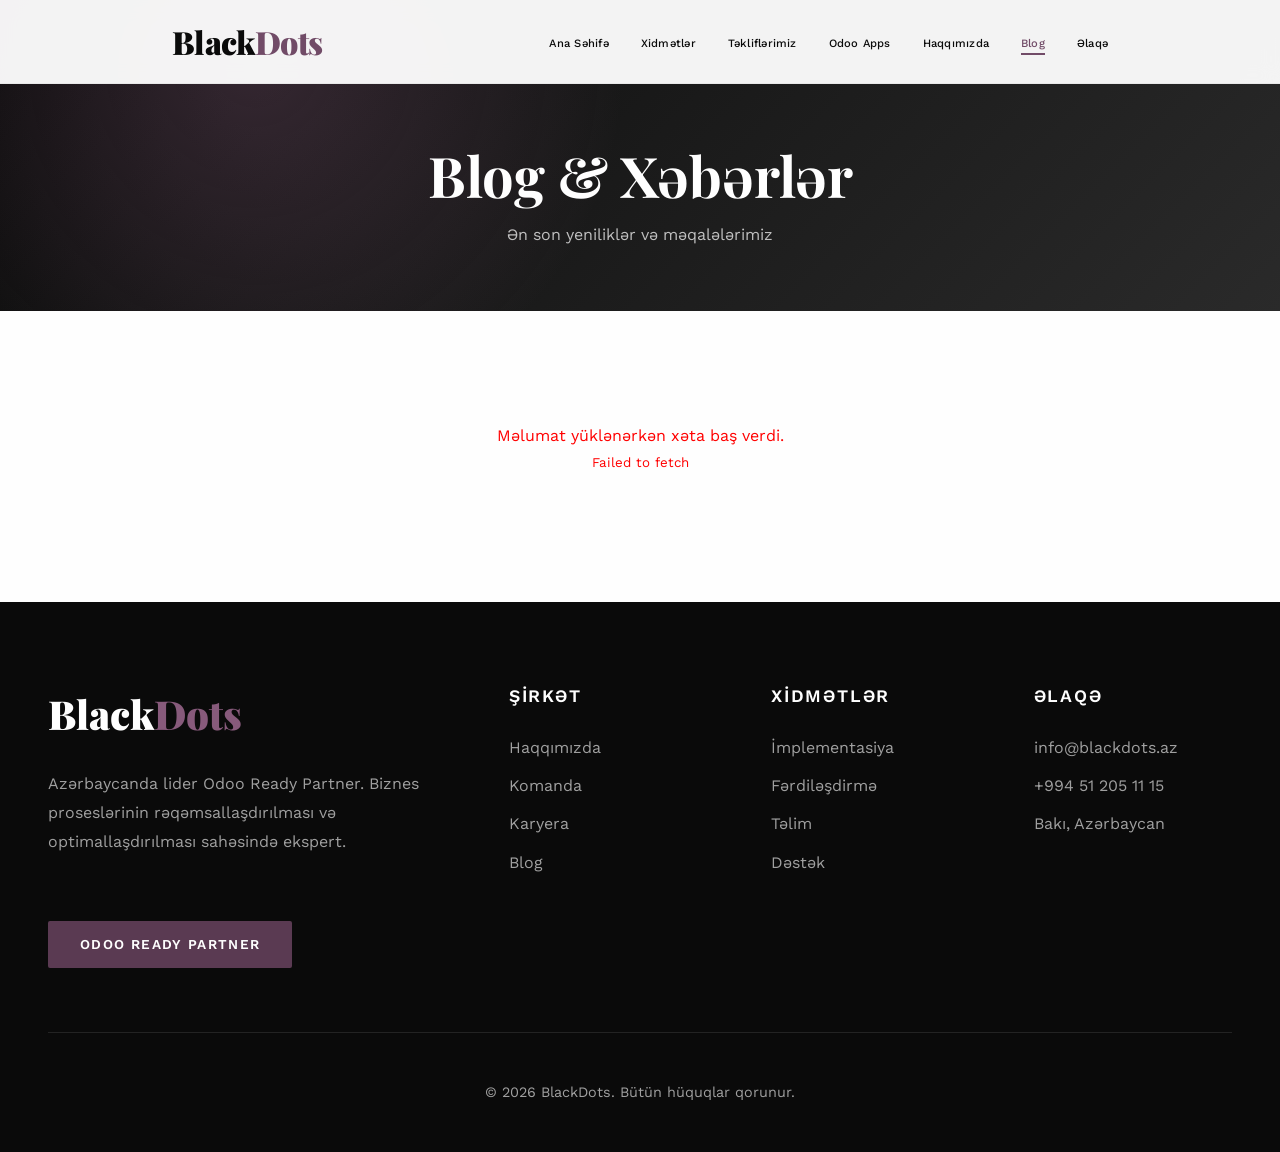
<file: blog.html>
<!DOCTYPE html>
<html lang="az">

<head>
    <meta charset="UTF-8">
    <meta name="viewport" content="width=device-width, initial-scale=1.0, maximum-scale=5.0, user-scalable=yes">
    <meta name="viewport" content="width=device-width, initial-scale=1.0">
    <title>BlackDots - Blog</title>
    <link
        href="https://fonts.googleapis.com/css2?family=Playfair+Display:wght@400;700;900&family=Work+Sans:wght@300;400;500;600&display=swap"
        rel="stylesheet">
    <link rel="stylesheet" href="css/style.css?v=202602241211">
    <link rel="stylesheet" href="css/mobile-responsive.css?v=202602241211">
    <style>
        .blog-hero {
            background:
                radial-gradient(circle at 20% 20%, rgba(135, 90, 123, 0.3), transparent 35%),
                linear-gradient(135deg, var(--color-black) 0%, var(--color-gray-dark) 100%);
            padding: 9rem 1rem 4rem;
            text-align: center;
            position: relative;
            overflow: hidden;
        }

        .blog-hero h1 {
            color: var(--color-white);
            font-family: 'Playfair Display', serif;
            font-size: clamp(2.2rem, 5vw, 3.5rem);
            line-height: 1.1;
            margin-bottom: 1rem;
        }

        .blog-hero p {
            color: rgba(255, 255, 255, 0.72) !important;
            font-size: 1rem;
        }

        .blog-grid {
            display: grid;
            grid-template-columns: repeat(3, minmax(0, 1fr));
            gap: 1.75rem;
            max-width: 1180px;
            margin: 0 auto;
            padding: 5rem 1.25rem 6rem;
        }

        .blog-card {
            display: flex;
            flex-direction: column;
            background: var(--color-white);
            border: 1px solid rgba(113, 75, 103, 0.1);
            border-radius: 16px;
            overflow: hidden;
            box-shadow: 0 8px 24px rgba(10, 10, 10, 0.07);
            cursor: pointer;
            transition: transform 0.3s ease, box-shadow 0.3s ease, border-color 0.3s ease;
        }

        .blog-card:hover {
            transform: translateY(-8px);
            border-color: rgba(113, 75, 103, 0.3);
            box-shadow: 0 18px 36px rgba(10, 10, 10, 0.14);
        }

        .blog-image {
            height: 220px;
            background: linear-gradient(135deg, #f1edf2, #e6dce5);
            position: relative;
            overflow: hidden;
        }

        .blog-image img {
            width: 100%;
            height: 100%;
            object-fit: cover;
            transition: transform 0.5s ease;
        }

        .blog-card:hover .blog-image img {
            transform: scale(1.05);
        }

        .blog-image-placeholder {
            width: 100%;
            height: 100%;
            display: flex;
            align-items: center;
            justify-content: center;
            font-size: 2.4rem;
            color: var(--color-purple);
            background: linear-gradient(135deg, #f5f1f5, #e9e0e8);
            opacity: 0.65;
        }

        .blog-content {
            display: flex;
            flex: 1;
            flex-direction: column;
            padding: 1.4rem 1.5rem 1.5rem;
        }

        .blog-meta {
            font-size: 0.85rem;
            color: #777;
            margin-bottom: 0.9rem;
            display: flex;
            flex-wrap: wrap;
            gap: 0.45rem 0.8rem;
            line-height: 1.4;
        }

        .blog-meta span {
            white-space: nowrap;
        }

        .blog-card h3 {
            color: var(--color-black);
            margin-bottom: 0.65rem;
            font-family: 'Playfair Display', serif;
            font-size: 1.3rem;
            line-height: 1.3;
        }

        .blog-excerpt {
            color: #666;
            font-size: 0.95rem;
            margin-bottom: 1.35rem;
            line-height: 1.6;
        }

        .read-more {
            color: #714B67;
            text-decoration: none;
            font-weight: 600;
            font-size: 0.9rem;
            margin-top: auto;
            transition: color 0.2s ease;
        }

        .read-more:hover {
            color: var(--color-purple-dark);
        }

        @media (max-width: 900px) {
            .blog-grid {
                grid-template-columns: repeat(2, minmax(0, 1fr));
            }
        }

        @media (max-width: 600px) {
            .blog-grid {
                grid-template-columns: 1fr;
                padding-top: 3rem;
            }

            .blog-image {
                height: 200px;
            }
        }
    </style>
</head>

<body>
    <!-- Navigation -->
    <nav>
        <div class="nav-container">
            <a href="index.html" class="logo">Black<span>Dots</span></a>
            <div class="hamburger">
                <span></span>
                <span></span>
                <span></span>
            </div>
            <ul class="nav-links">
                <li><a href="index.html">Ana Səhifə</a></li>
                <li><a href="services.html">Xidmətlər</a></li>
                <li><a href="tekliflerimiz.html">Təkliflərimiz</a></li>
                <li><a href="apps.html">Odoo Apps</a></li>
                <li><a href="about.html">Haqqımızda</a></li>
                <li><a href="blog.html" class="active">Blog</a></li>
                <li><a href="contact.html">Əlaqə</a></li>
            </ul>
        </div>
    </nav>

    <!-- Hero Section -->
    <section class="blog-hero">
        <h1>Blog & Xəbərlər</h1>
        <p style="color: white;">Ən son yeniliklər və məqalələrimiz</p>
    </section>

    <!-- Blog Grid -->
    <div class="blog-grid" id="blogGrid">
        <!-- Blogs will be loaded here -->
        <div style="text-align: center; width: 100%; grid-column: 1 / -1;">
            Yüklənir...
        </div>
    </div>

    <!-- Footer -->
    <footer>
        <div class="footer-container">
            <div class="footer-col">
                <div class="footer-brand">Black<span>Dots</span></div>
                <p class="footer-about">
                    Azərbaycanda lider Odoo Ready Partner. Biznes proseslərinin
                    rəqəmsallaşdırılması və optimallaşdırılması sahəsində ekspert.
                </p>
                <div class="odoo-badge">ODOO READY PARTNER</div>
            </div>
            <div class="footer-section">
                <h4>Şirkət</h4>
                <ul class="footer-links">
                    <li><a href="about.html">Haqqımızda</a></li>
                    <li><a href="#">Komanda</a></li>
                    <li><a href="careers.html">Karyera</a></li>
                    <li><a href="blog.html">Blog</a></li>
                </ul>
            </div>
            <div class="footer-section">
                <h4>Xidmətlər</h4>
                <ul class="footer-links">
                    <li><a href="services.html">İmplementasiya</a></li>
                    <li><a href="services.html">Fərdiləşdirmə</a></li>
                    <li><a href="services.html">Təlim</a></li>
                    <li><a href="services.html">Dəstək</a></li>
                </ul>
            </div>
            <div class="footer-section">
                <h4>Əlaqə</h4>
                <ul class="footer-links">
                    <li><a href="mailto:info@blackdots.az">info@blackdots.az</a></li>
                    <li><a href="tel:+994512051115">+994 51 205 11 15</a></li>
                    <li><a href="contact.html">Bakı, Azərbaycan</a></li>
                </ul>
            </div>
        </div>
        <div class="footer-bottom">
            <p>&copy; 2026 BlackDots. Bütün hüquqlar qorunur.</p>
        </div>
    </footer>
    <script src="js/api-config.js?v=3"></script>
    <script src="js/script.js?v=3"></script>
</body>

</html>
</file>
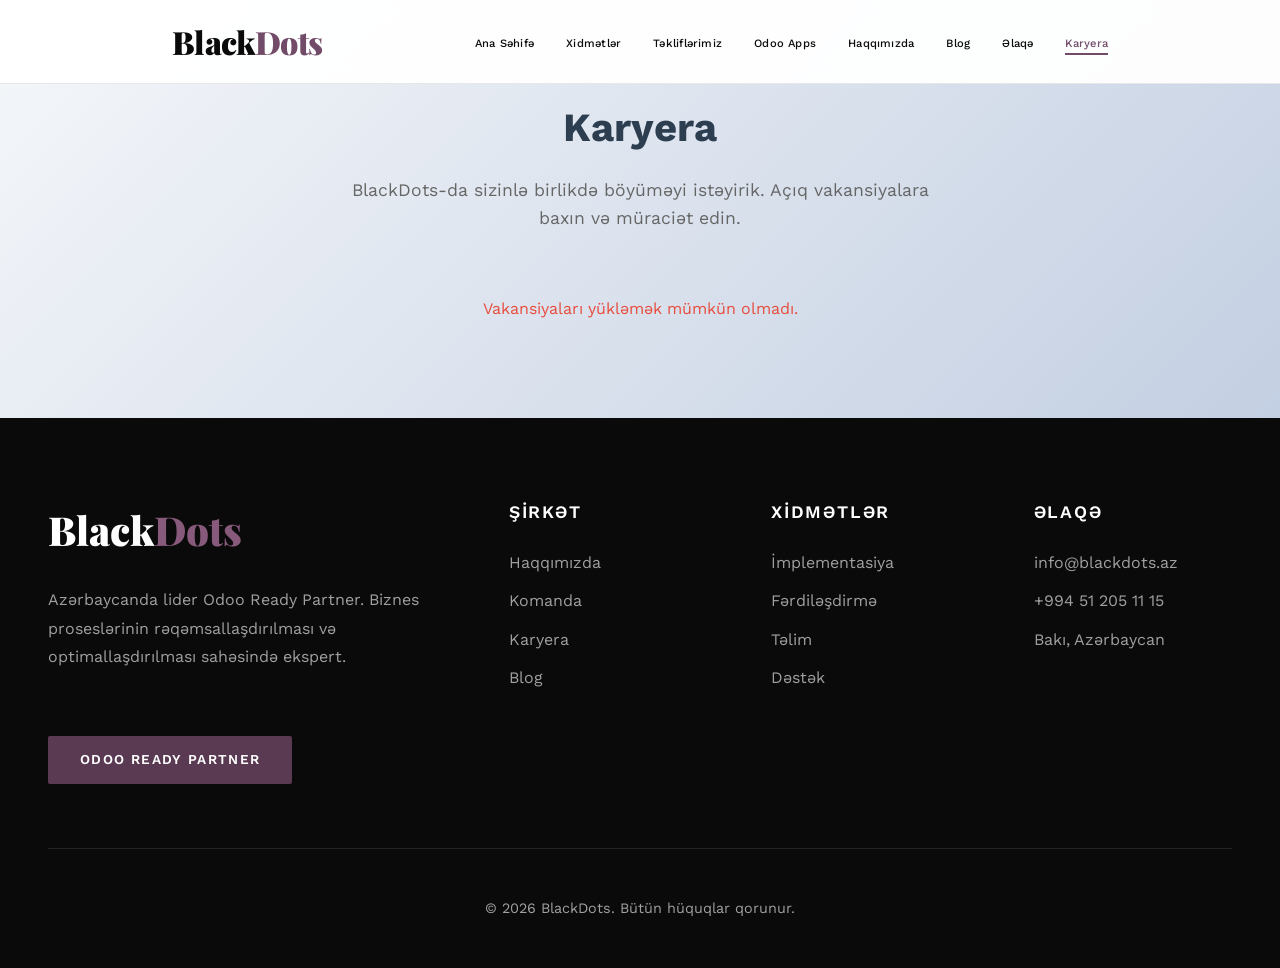
<file: careers.html>
<!DOCTYPE html>
<html lang="az">

<head>
    <meta charset="UTF-8">
    <meta name="viewport" content="width=device-width, initial-scale=1.0, maximum-scale=5.0, user-scalable=yes">
    <meta name="viewport" content="width=device-width, initial-scale=1.0">
    <title>Karyera - BlackDots</title>
    <link
        href="https://fonts.googleapis.com/css2?family=Playfair+Display:wght@400;700;900&family=Work+Sans:wght@300;400;500;600&display=swap"
        rel="stylesheet">
    <link rel="stylesheet" href="css/style.css?v=202602241211">
    <link rel="stylesheet" href="css/mobile-responsive.css?v=202602241211">
    <style>
        .careers-section {
            padding: 6rem 2rem;
            background: linear-gradient(135deg, #f5f7fa 0%, #c3cfe2 100%);
        }

        .section-header {
            text-align: center;
            margin-bottom: 4rem;
        }

        .section-header h2 {
            font-size: 2.5rem;
            color: #2c3e50;
            margin-bottom: 1rem;
        }

        .section-header p {
            font-size: 1.1rem;
            color: #666;
            max-width: 600px;
            margin: 0 auto;
        }

        .vacancies-container {
            max-width: 1000px;
            margin: 0 auto;
            display: grid;
            gap: 2rem;
        }

        .vacancy-card {
            background: white;
            border-radius: 10px;
            padding: 2rem;
            box-shadow: 0 4px 15px rgba(0, 0, 0, 0.1);
            transition: transform 0.3s, box-shadow 0.3s;
        }

        .vacancy-card:hover {
            transform: translateY(-5px);
            box-shadow: 0 8px 25px rgba(0, 0, 0, 0.15);
        }

        .vacancy-header {
            display: flex;
            justify-content: space-between;
            align-items: start;
            margin-bottom: 1.5rem;
            flex-wrap: wrap;
            gap: 1rem;
        }

        .vacancy-header h3 {
            color: #2c3e50;
            font-size: 1.5rem;
            margin: 0;
            flex: 1;
        }

        .vacancy-type {
            background: #3498db;
            color: white;
            padding: 0.5rem 1rem;
            border-radius: 5px;
            font-size: 0.85rem;
            font-weight: 600;
        }

        .vacancy-details {
            display: grid;
            grid-template-columns: repeat(auto-fit, minmax(200px, 1fr));
            gap: 1.5rem;
            margin-bottom: 1.5rem;
            padding-bottom: 1.5rem;
            border-bottom: 1px solid #eee;
        }

        .detail-item {
            display: flex;
            align-items: center;
            gap: 0.5rem;
        }

        .detail-label {
            font-weight: 600;
            color: #2c3e50;
            min-width: 100px;
        }

        .detail-value {
            color: #666;
        }

        .vacancy-description {
            margin-bottom: 1.5rem;
            line-height: 1.8;
            color: #555;
        }

        .vacancy-description h4 {
            color: #2c3e50;
            margin-top: 1rem;
            margin-bottom: 0.5rem;
        }

        .vacancy-description ul {
            margin: 0.5rem 0 0 1.5rem;
            padding: 0;
        }

        .vacancy-description li {
            margin-bottom: 0.5rem;
        }

        .apply-btn {
            background: linear-gradient(135deg, #667eea 0%, #764ba2 100%);
            color: white;
            border: none;
            padding: 0.75rem 2rem;
            border-radius: 5px;
            cursor: pointer;
            font-size: 1rem;
            font-weight: 600;
            transition: transform 0.2s, box-shadow 0.2s;
        }

        .apply-btn:hover {
            transform: scale(1.05);
            box-shadow: 0 4px 15px rgba(102, 126, 234, 0.4);
        }

        .no-vacancies {
            text-align: center;
            padding: 3rem 2rem;
            color: #999;
            font-size: 1.1rem;
        }

        /* Modal Styles */
        .modal {
            display: none;
            position: fixed;
            z-index: 1000;
            left: 0;
            top: 0;
            width: 100%;
            height: 100%;
            background-color: rgba(0, 0, 0, 0.4);
        }

        .modal.active {
            display: flex;
            justify-content: center;
            align-items: center;
        }

        .modal-content {
            background-color: white;
            padding: 2rem;
            border-radius: 10px;
            width: 90%;
            max-width: 500px;
            max-height: 90vh;
            overflow-y: auto;
            box-shadow: 0 10px 40px rgba(0, 0, 0, 0.3);
        }

        .modal-header {
            display: flex;
            justify-content: space-between;
            align-items: center;
            margin-bottom: 1.5rem;
        }

        .modal-header h2 {
            color: #2c3e50;
            margin: 0;
        }

        .close-btn {
            background: none;
            border: none;
            font-size: 2rem;
            cursor: pointer;
            color: #999;
            transition: color 0.2s;
        }

        .close-btn:hover {
            color: #333;
        }

        .form-group {
            margin-bottom: 1.5rem;
        }

        .form-group label {
            display: block;
            margin-bottom: 0.5rem;
            font-weight: 600;
            color: #2c3e50;
        }

        .form-group input,
        .form-group textarea {
            width: 100%;
            padding: 0.75rem;
            border: 1px solid #ddd;
            border-radius: 5px;
            font-family: inherit;
            font-size: 1rem;
            transition: border-color 0.2s;
        }

        .form-group input:focus,
        .form-group textarea:focus {
            outline: none;
            border-color: #667eea;
            box-shadow: 0 0 5px rgba(102, 126, 234, 0.3);
        }

        .form-group textarea {
            resize: vertical;
            min-height: 100px;
        }

        .submit-btn {
            background: linear-gradient(135deg, #667eea 0%, #764ba2 100%);
            color: white;
            border: none;
            padding: 0.75rem 2rem;
            border-radius: 5px;
            cursor: pointer;
            font-size: 1rem;
            font-weight: 600;
            width: 100%;
            transition: transform 0.2s, box-shadow 0.2s;
        }

        .submit-btn:hover {
            transform: scale(1.02);
            box-shadow: 0 4px 15px rgba(102, 126, 234, 0.4);
        }

        .success-message {
            background: #d4edda;
            color: #155724;
            padding: 1rem;
            border-radius: 5px;
            margin-bottom: 1rem;
            text-align: center;
        }
    </style>
</head>

<body>
    <!-- Navigation -->
    <nav>
        <div class="nav-container">
            <a href="index.html" class="logo">Black<span>Dots</span></a>
            <div class="hamburger">
                <span></span>
                <span></span>
                <span></span>
            </div>
            <ul class="nav-links">
                <li><a href="index.html">Ana Səhifə</a></li>
                <li><a href="services.html">Xidmətlər</a></li>
                <li><a href="tekliflerimiz.html">Təkliflərimiz</a></li>
                <li><a href="apps.html">Odoo Apps</a></li>
                <li><a href="about.html">Haqqımızda</a></li>
                <li><a href="blog.html">Blog</a></li>
                <li><a href="contact.html">Əlaqə</a></li>
                <li><a href="careers.html" class="active">Karyera</a></li>
            </ul>
        </div>
    </nav>

    <!-- Careers Section -->
    <section class="careers-section">
        <div class="section-header">
            <h2>Karyera</h2>
            <p>BlackDots-da sizinlə birlikdə böyüməyi istəyirik. Açıq vakansiyalara baxın və müraciət edin.</p>
        </div>

        <div class="vacancies-container" id="vacanciesContainer">
            <p style="text-align: center; color: #999;">Vakansiyalar yüklənir...</p>
        </div>
    </section>

    <!-- Footer -->
    <footer>
        <div class="footer-container">
            <div class="footer-col">
                <div class="footer-brand">Black<span>Dots</span></div>
                <p class="footer-about">
                    Azərbaycanda lider Odoo Ready Partner. Biznes proseslərinin
                    rəqəmsallaşdırılması və optimallaşdırılması sahəsində ekspert.
                </p>
                <div class="odoo-badge">ODOO READY PARTNER</div>
            </div>
            <div class="footer-section">
                <h4>Şirkət</h4>
                <ul class="footer-links">
                    <li><a href="about.html">Haqqımızda</a></li>
                    <li><a href="#">Komanda</a></li>
                    <li><a href="careers.html">Karyera</a></li>
                    <li><a href="#">Blog</a></li>
                </ul>
            </div>
            <div class="footer-section">
                <h4>Xidmətlər</h4>
                <ul class="footer-links">
                    <li><a href="services.html">İmplementasiya</a></li>
                    <li><a href="services.html">Fərdiləşdirmə</a></li>
                    <li><a href="services.html">Təlim</a></li>
                    <li><a href="services.html">Dəstək</a></li>
                </ul>
            </div>
            <div class="footer-section">
                <h4>Əlaqə</h4>
                <ul class="footer-links">
                    <li><a href="mailto:info@blackdots.az">info@blackdots.az</a></li>
                    <li><a href="tel:+994512051115">+994 51 205 11 15</a></li>
                    <li><a href="contact.html">Bakı, Azərbaycan</a></li>
                </ul>
            </div>
        </div>
        <div class="footer-bottom">
            <p>&copy; 2026 BlackDots. Bütün hüquqlar qorunur.</p>
        </div>
    </footer>

    <!-- Application Modal -->
    <div id="applicationModal" class="modal">
        <div class="modal-content">
            <div class="modal-header">
                <h2>Müraciət Et</h2>
                <button class="close-btn" onclick="closeApplicationModal()">×</button>
            </div>
            <div id="successMessage"></div>
            <form id="applicationForm" onsubmit="handleApplicationSubmit(event)">
                <div class="form-group">
                    <label for="vacancyId">Vakansiya</label>
                    <input type="text" id="vacancyId" readonly required>
                </div>
                <div class="form-group">
                    <label for="applicantName">Ad Soyad *</label>
                    <input type="text" id="applicantName" required>
                </div>
                <div class="form-group">
                    <label for="applicantEmail">Email *</label>
                    <input type="email" id="applicantEmail" required>
                </div>
                <div class="form-group">
                    <label for="applicantPhone">Telefon *</label>
                    <input type="tel" id="applicantPhone" required>
                </div>
                <div class="form-group">
                    <label for="applicantExperience">Təcrübə (illər) *</label>
                    <input type="number" id="applicantExperience" min="0" required>
                </div>
                <div class="form-group">
                    <label for="applicantCoverLetter">Qəbul Məktubu</label>
                    <textarea id="applicantCoverLetter" placeholder="Niyə bu vəzifəyə uyğunsunuz?"></textarea>
                </div>
                <button type="submit" class="submit-btn">Müraciət Et</button>
            </form>
        </div>
    </div>

    <script src="js/api-config.js?v=3"></script>
    <script>
        const API_URL = typeof BASE_API_URL !== 'undefined' ? BASE_API_URL : 'https://blackdots-2.onrender.com/api';
        let currentVacancyId = null;

        async function loadVacancies() {
            try {
                const response = await fetch(`${API_URL}/vacancies`);
                const vacancies = await response.json();
                displayVacancies(vacancies);
            } catch (error) {
                console.error('Vakansiyalar yüklərkən xəta:', error);
                document.getElementById('vacanciesContainer').innerHTML =
                    '<p style="text-align: center; color: #e74c3c;">Vakansiyaları yükləmək mümkün olmadı.</p>';
            }
        }

        function displayVacancies(vacancies) {
            const container = document.getElementById('vacanciesContainer');

            if (vacancies.length === 0) {
                container.innerHTML = '<p class="no-vacancies">Hazırda açıq vakansiya yoxdur. Tezliklə yeni vakansiyalar əlavə ediləcəkdir.</p>';
                return;
            }

            container.innerHTML = '';
            vacancies.forEach(vacancy => {
                const card = document.createElement('div');
                card.className = 'vacancy-card';
                card.innerHTML = `
                    <div class="vacancy-header">
                        <h3>${vacancy.title}</h3>
                        <span class="vacancy-type">${vacancy.type}</span>
                    </div>
                    <div class="vacancy-details">
                        <div class="detail-item">
                            <span class="detail-label">Şəhər:</span>
                            <span class="detail-value">${vacancy.location}</span>
                        </div>
                        <div class="detail-item">
                            <span class="detail-label">Maaş:</span>
                            <span class="detail-value">${vacancy.salary}</span>
                        </div>
                        <div class="detail-item">
                            <span class="detail-label">Təcrübə:</span>
                            <span class="detail-value">${vacancy.experience}</span>
                        </div>
                    </div>
                    <div class="vacancy-description">
                        ${vacancy.description.split('\n').map(p => p.trim() ? `<p>${p}</p>` : '').join('')}
                    </div>
                    <button class="apply-btn" onclick="openApplicationModal('${vacancy.id}', '${vacancy.title}')">Müraciət Et</button>
                `;
                container.appendChild(card);
            });
        }

        function openApplicationModal(vacancyId, vacancyTitle) {
            currentVacancyId = vacancyId;
            document.getElementById('vacancyId').value = vacancyTitle;
            document.getElementById('applicationForm').reset();
            document.getElementById('successMessage').innerHTML = '';
            document.getElementById('applicationModal').classList.add('active');
        }

        function closeApplicationModal() {
            document.getElementById('applicationModal').classList.remove('active');
            document.getElementById('applicationForm').reset();
        }

        async function handleApplicationSubmit(event) {
            event.preventDefault();

            const application = {
                vacancyId: currentVacancyId,
                name: document.getElementById('applicantName').value,
                email: document.getElementById('applicantEmail').value,
                phone: document.getElementById('applicantPhone').value,
                experience: document.getElementById('applicantExperience').value,
                coverLetter: document.getElementById('applicantCoverLetter').value
            };

            try {
                const response = await fetch(`${API_URL}/applications`, {
                    method: 'POST',
                    headers: { 'Content-Type': 'application/json' },
                    body: JSON.stringify(application)
                });

                if (response.ok) {
                    document.getElementById('successMessage').innerHTML =
                        '<div class="success-message">✓ Müraciətiniz uğurla qəbul edildi! Tezliklə sizinlə əlaqə saxlayacağıq.</div>';
                    setTimeout(() => {
                        closeApplicationModal();
                    }, 2000);
                } else {
                    alert('Xəta: Müraciət göndərilmədi. Daha sonra yenə cəhd edin.');
                }
            } catch (error) {
                console.error('Müraciət göndərərkən xəta:', error);
                alert('Bağlantı xətası. Daha sonra yenə cəhd edin.');
            }
        }

        document.addEventListener('DOMContentLoaded', loadVacancies);

        // Close modal when clicking outside
        window.onclick = function (event) {
            const modal = document.getElementById('applicationModal');
            if (event.target === modal) {
                closeApplicationModal();
            }
        }
    </script>
    <script src="js/script.js?v=3"></script>
</body>

</html>
</file>
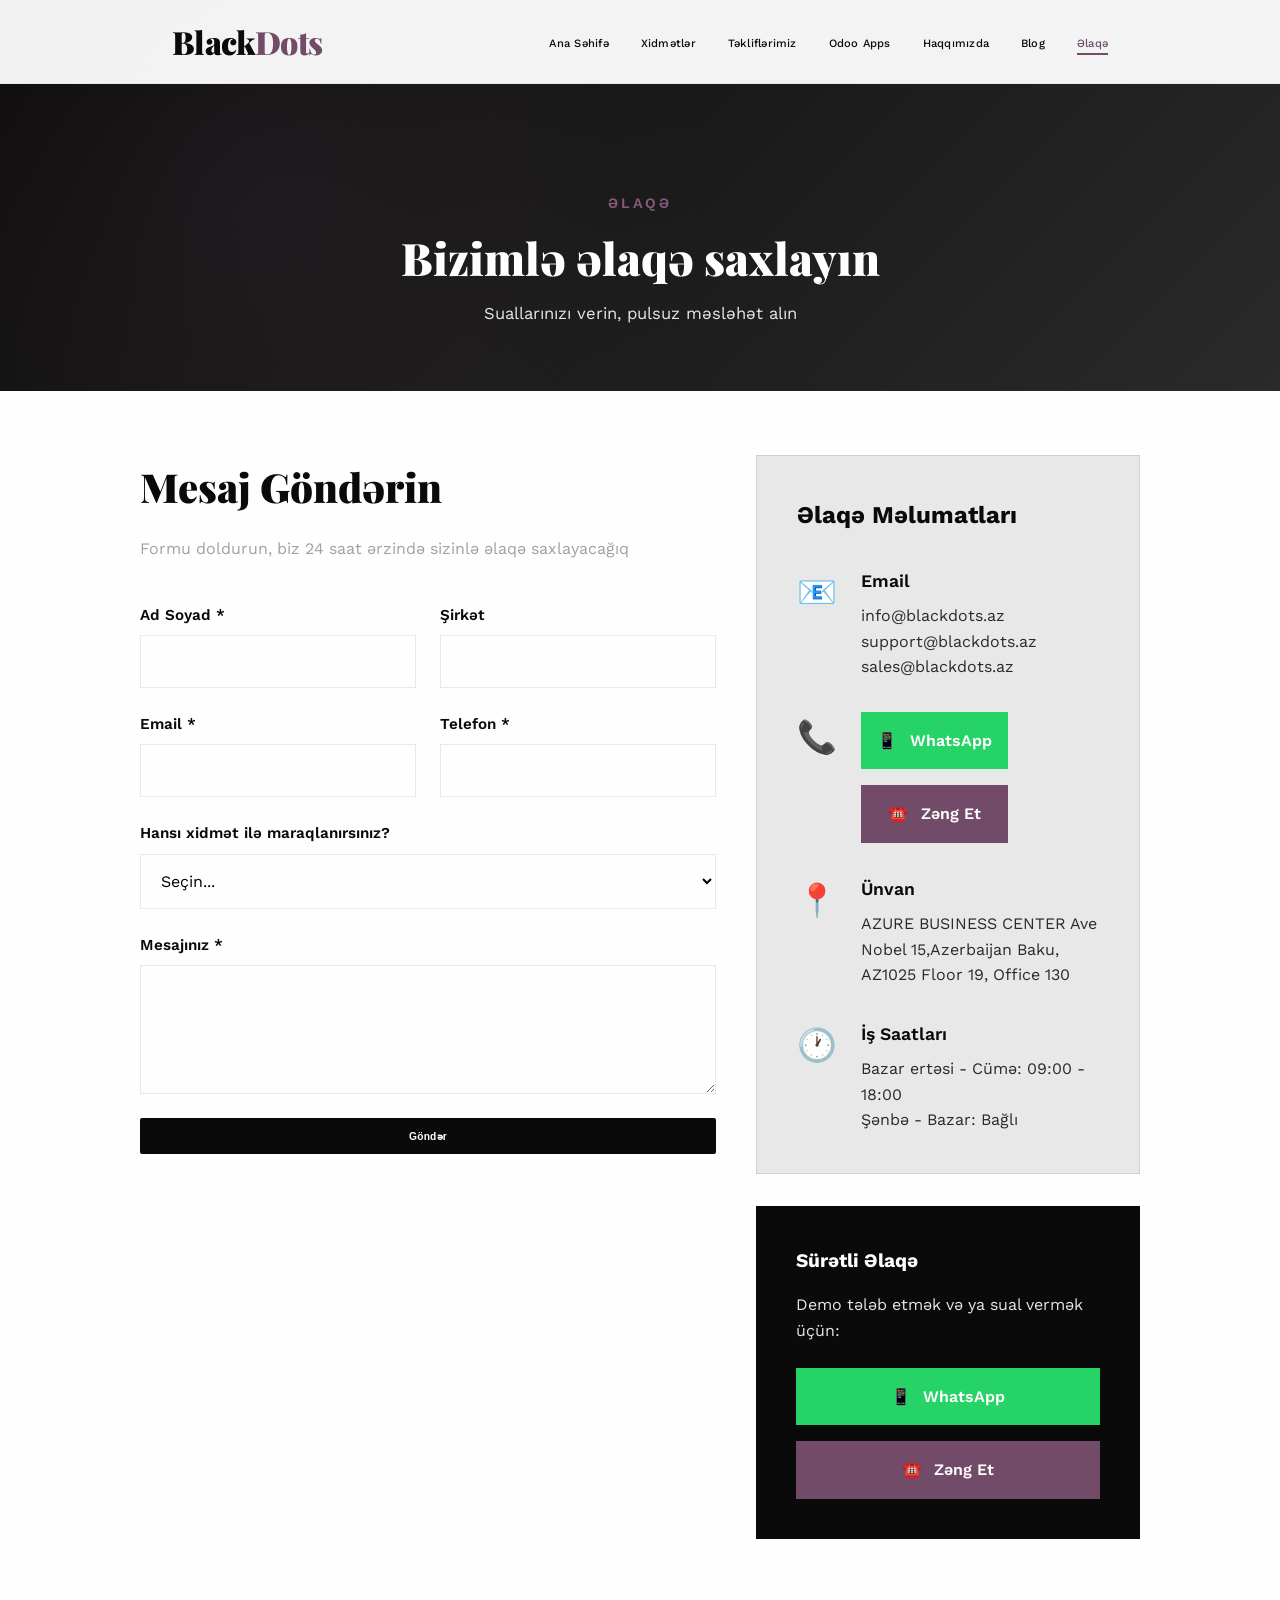
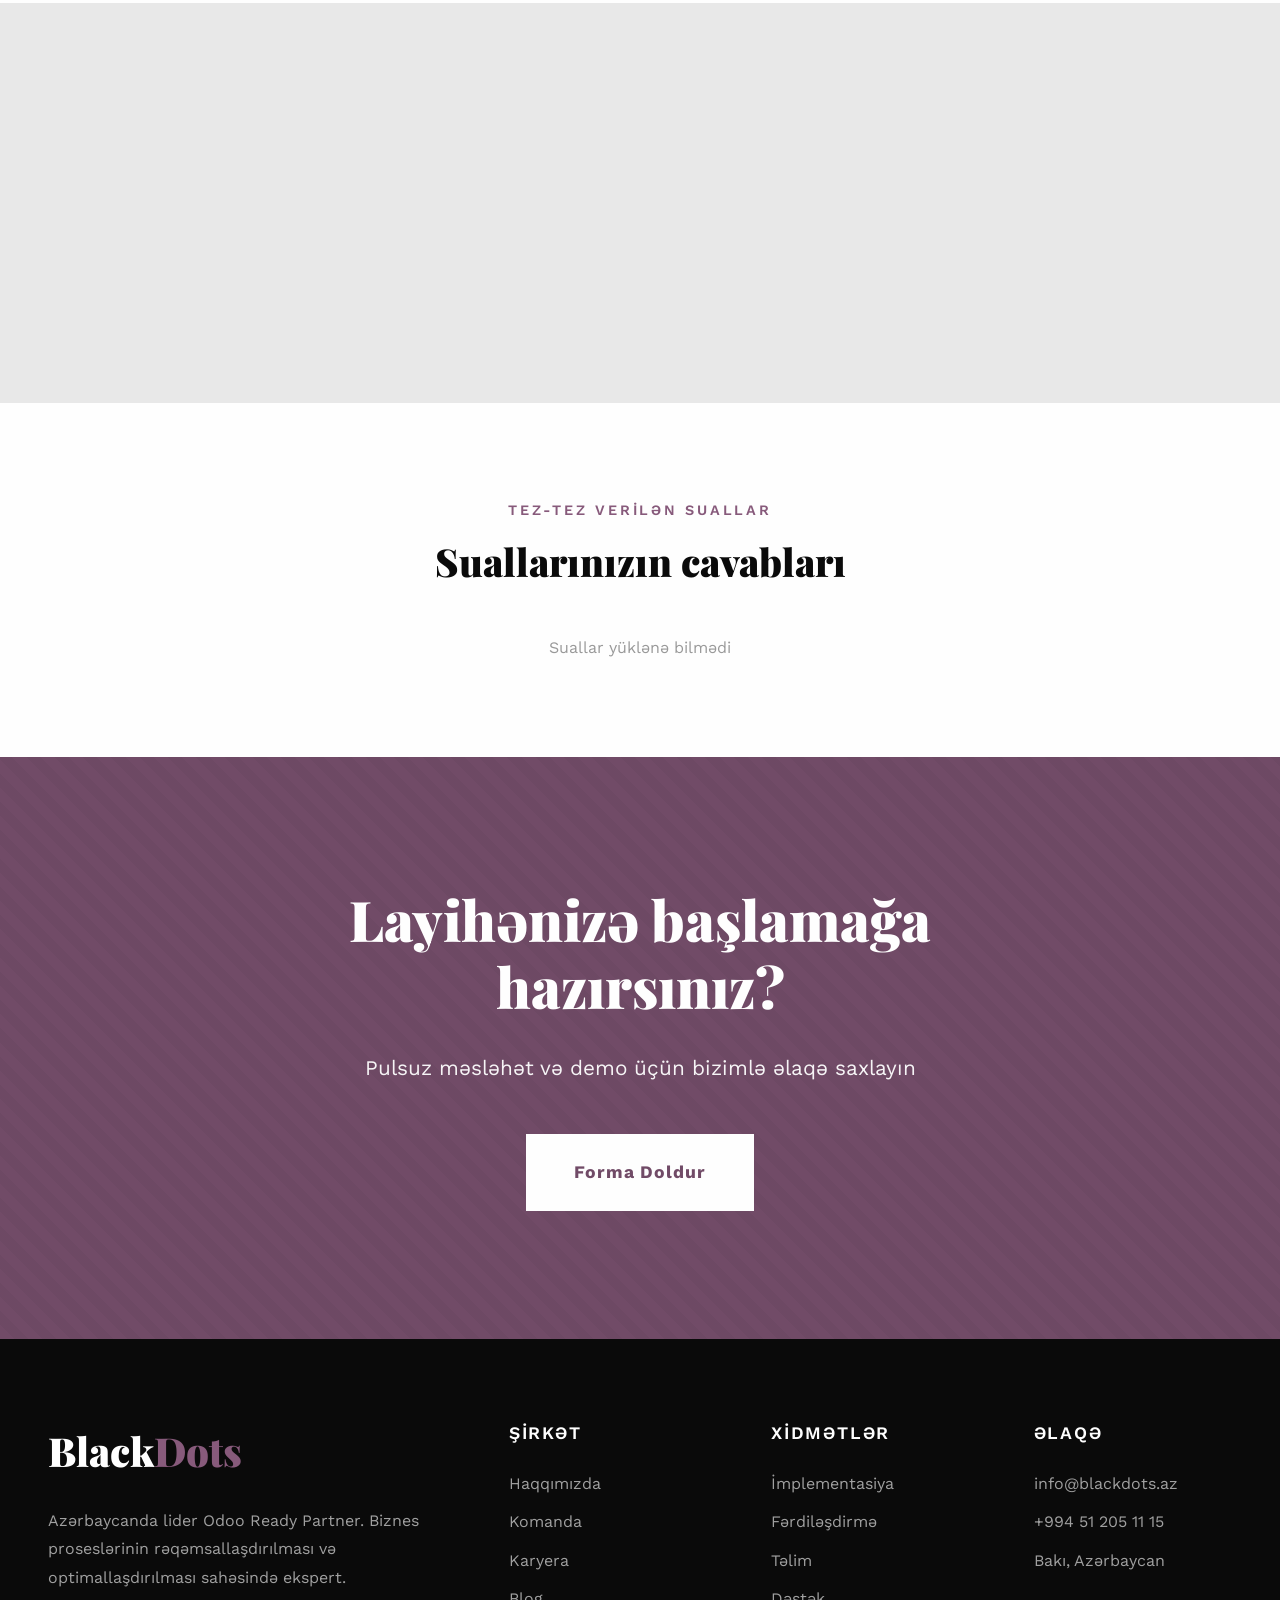
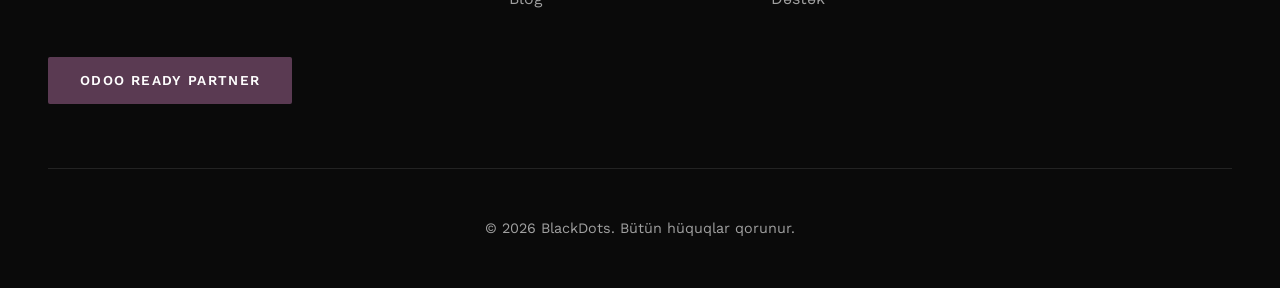
<file: contact.html>
<!DOCTYPE html>
<html lang="az">

<head>
    <meta charset="UTF-8">
    <meta name="viewport" content="width=device-width, initial-scale=1.0, maximum-scale=5.0, user-scalable=yes">
    <title>BlackDots - Əlaqə</title>
    <link
        href="https://fonts.googleapis.com/css2?family=Playfair+Display:wght@400;700;900&family=Work+Sans:wght@300;400;500;600&display=swap"
        rel="stylesheet">
    <link rel="stylesheet" href="css/style.css?v=202602241211">
    <link rel="stylesheet" href="css/mobile-responsive.css?v=202602241211">
</head>

<body>
    <!-- Navigation -->
    <nav>
        <div class="nav-container">
            <a href="index.html" class="logo">Black<span>Dots</span></a>
            <div class="hamburger">
                <span></span>
                <span></span>
                <span></span>
            </div>
            <ul class="nav-links">
                <li><a href="index.html">Ana Səhifə</a></li>
                <li><a href="services.html">Xidmətlər</a></li>
                <li><a href="tekliflerimiz.html">Təkliflərimiz</a></li>
                <li><a href="apps.html">Odoo Apps</a></li>
                <li><a href="about.html">Haqqımızda</a></li>
                <li><a href="blog.html">Blog</a></li>
                <li><a href="contact.html" class="active">Əlaqə</a></li>
            </ul>
        </div>
    </nav>

    <!-- Page Header -->
    <section class="page-header">
        <div class="page-header-content">
            <div class="section-subtitle">Əlaqə</div>
            <h1>Bizimlə əlaqə saxlayın</h1>
            <p>Suallarınızı verin, pulsuz məsləhət alın</p>
        </div>
    </section>

    <!-- Contact Section -->
    <section class="contact-section">
        <div class="contact-container">
            <div class="contact-form-area">
                <h2>Mesaj Göndərin</h2>
                <p class="form-description">
                    Formu doldurun, biz 24 saat ərzində sizinlə əlaqə saxlayacağıq
                </p>
                <form class="contact-form" id="contactForm">
                    <div class="form-row">
                        <div class="form-group">
                            <label for="name">Ad Soyad *</label>
                            <input type="text" id="name" name="name" required>
                        </div>
                        <div class="form-group">
                            <label for="company">Şirkət</label>
                            <input type="text" id="company" name="company">
                        </div>
                    </div>
                    <div class="form-row">
                        <div class="form-group">
                            <label for="email">Email *</label>
                            <input type="email" id="email" name="email" required>
                        </div>
                        <div class="form-group">
                            <label for="phone">Telefon *</label>
                            <input type="tel" id="phone" name="phone" required>
                        </div>
                    </div>
                    <div class="form-group">
                        <label for="service">Hansı xidmət ilə maraqlanırsınız?</label>
                        <select id="service" name="service">
                            <option value="">Seçin...</option>
                            <option value="implementation">İmplementasiya</option>
                            <option value="customization">Fərdiləşdirmə</option>
                            <option value="migration">Miqrasiya</option>
                            <option value="training">Təlim</option>
                            <option value="support">Texniki Dəstək</option>
                            <option value="consulting">Məsləhət</option>
                            <option value="other">Digər</option>
                        </select>
                    </div>
                    <div class="form-group">
                        <label for="message">Mesajınız *</label>
                        <textarea id="message" name="message" rows="5" required></textarea>
                    </div>
                    <button type="submit" class="btn btn-primary">
                        <span>Göndər</span>
                    </button>
                </form>
            </div>

            <div class="contact-info-area">
                <div class="contact-info-card">
                    <h3>Əlaqə Məlumatları</h3>
                    <div class="info-item">
                        <div class="info-icon">📧</div>
                        <div class="info-content">
                            <h4>Email</h4>
                            <p><a href="mailto:info@blackdots.az">info@blackdots.az</a></p>
                            <p><a href="mailto:support@blackdots.az">support@blackdots.az</a></p>
                            <p><a href="mailto:sales@blackdots.az">sales@blackdots.az</a></p>

                        </div>
                    </div>
                    <div class="info-item">
                        <div class="info-icon">📞</div>
                        <div class="quick-buttons">
                            <a href="https://wa.me/994512051115" class="quick-btn whatsapp">
                                <span>📱</span> WhatsApp
                            </a>
                            <a href="tel:+994512051115" class="quick-btn phone">
                                <span>☎️</span> Zəng Et
                            </a>
                        </div>
                    </div>
                    <div class="info-item">
                        <div class="info-icon">📍</div>
                        <div class="info-content">
                            <h4>Ünvan</h4>
                            <p>AZURE BUSINESS CENTER
                                Ave Nobel 15,Azerbaijan Baku, AZ1025
                                Floor 19, Office 130</p>
                        </div>
                    </div>
                    <div class="info-item">
                        <div class="info-icon">🕐</div>
                        <div class="info-content">
                            <h4>İş Saatları</h4>
                            <p>Bazar ertəsi - Cümə: 09:00 - 18:00</p>
                            <p>Şənbə - Bazar: Bağlı</p>
                        </div>
                    </div>
                </div>

                <div class="quick-contact">
                    <h4>Sürətli Əlaqə</h4>
                    <p>Demo tələb etmək və ya sual vermək üçün:</p>
                    <div class="quick-buttons">
                        <a href="https://wa.me/994512051115" class="quick-btn whatsapp">
                            <span>📱</span> WhatsApp
                        </a>
                        <a href="tel:+994512051115" class="quick-btn phone">
                            <span>☎️</span> Zəng Et
                        </a>
                    </div>
                </div>
            </div>
        </div>
    </section>

    <!-- Map Section -->
    <section class="map-section">
        <div class="map-container">
            <iframe
                src="https://www.google.com/maps/embed?pb=!1m18!1m12!1m3!1d3039.38799207401!2d49.8753063!3d40.378092699999996!2m3!1f0!2f0!3f0!3m2!1i1024!2i768!4f13.1!3m3!1m2!1s0x40307d5b16f03049%3A0x8b233276e2e00004!2sAzure%20Business%20Center!5e0!3m2!1sen!2saz!4v1769691235405!5m2!1sen!2saz"
                width="100%" height="450" style="border:0;" allowfullscreen="" loading="lazy"
                referrerpolicy="no-referrer-when-downgrade"></iframe>
        </div>
    </section>

    <!-- FAQ Section -->
    <section class="faq-section">
        <div class="section-header">
            <div class="section-subtitle">Tez-tez Verilən Suallar</div>
            <h2 class="section-title">Suallarınızın cavabları</h2>
        </div>
        <div class="faq-container" id="faqContainer">
            <p style="text-align: center; padding: 2rem; color: #999;">Suallar yüklənir...</p>
        </div>
    </section>

    <!-- CTA Section -->
    <section class="cta">
        <div class="cta-content">
            <h2>Layihənizə başlamağa hazırsınız?</h2>
            <p>Pulsuz məsləhət və demo üçün bizimlə əlaqə saxlayın</p>
            <a href="#contactForm" class="btn-white">Forma Doldur</a>
        </div>
    </section>

    <!-- Footer -->
    <footer>
        <div class="footer-container">
            <div class="footer-col">
                <div class="footer-brand">Black<span>Dots</span></div>
                <p class="footer-about">
                    Azərbaycanda lider Odoo Ready Partner. Biznes proseslərinin
                    rəqəmsallaşdırılması və optimallaşdırılması sahəsində ekspert.
                </p>
                <div class="odoo-badge">ODOO READY PARTNER</div>
            </div>
            <div class="footer-section">
                <h4>Şirkət</h4>
                <ul class="footer-links">
                    <li><a href="about.html">Haqqımızda</a></li>
                    <li><a href="#">Komanda</a></li>
                    <li><a href="careers.html">Karyera</a></li>
                    <li><a href="#">Blog</a></li>
                </ul>
            </div>
            <div class="footer-section">
                <h4>Xidmətlər</h4>
                <ul class="footer-links">
                    <li><a href="services.html">İmplementasiya</a></li>
                    <li><a href="services.html">Fərdiləşdirmə</a></li>
                    <li><a href="services.html">Təlim</a></li>
                    <li><a href="services.html">Dəstək</a></li>
                </ul>
            </div>
            <div class="footer-section">
                <h4>Əlaqə</h4>
                <ul class="footer-links">
                    <li><a href="mailto:info@blackdots.az">info@blackdots.az</a></li>
                    <li><a href="tel:+994512051115">+994 51 205 11 15</a></li>
                    <li><a href="contact.html">Bakı, Azərbaycan</a></li>
                </ul>
            </div>
        </div>
        <div class="footer-bottom">
            <p>&copy; 2026 BlackDots. Bütün hüquqlar qorunur.</p>
        </div>
    </footer>

    <script src="js/api-config.js?v=3"></script>
    <script>
        const API_URL = typeof BASE_API_URL !== 'undefined' ? BASE_API_URL : 'https://blackdots-2.onrender.com/api';

        // Load FAQs from API
        async function loadFaqs() {
            try {
                const response = await fetch(`${API_URL}/faqs`);

                if (!response.ok) {
                    console.error('Sualları yükləmədə xəta:', response.status);
                    document.getElementById('faqContainer').innerHTML = '<p style="text-align: center; color: #999;">Suallar yüklənə bilmədi</p>';
                    return;
                }

                const faqs = await response.json();
                console.log('Suallar:', faqs);
                displayFaqs(faqs);
            } catch (error) {
                console.error('Sualları yükləmədə xəta:', error);
                document.getElementById('faqContainer').innerHTML = '<p style="text-align: center; color: #999;">Suallar yüklənə bilmədi</p>';
            }
        }

        function displayFaqs(faqs) {
            const container = document.getElementById('faqContainer');
            container.innerHTML = '';

            if (!Array.isArray(faqs) || faqs.length === 0) {
                container.innerHTML = '<p style="text-align: center; color: #999;">Sual tapılmadı</p>';
                return;
            }

            faqs.forEach(faq => {
                const item = document.createElement('div');
                item.className = 'faq-item';
                item.innerHTML = `
                    <button class="faq-question" onclick="toggleFaq(this)">
                        <span>${faq.question}</span>
                        <span class="faq-toggle">+</span>
                    </button>
                    <div class="faq-answer">
                        <p>${faq.answer}</p>
                    </div>
                `;
                container.appendChild(item);
            });
        }

        function toggleFaq(button) {
            const item = button.closest('.faq-item');
            const answer = item.querySelector('.faq-answer');
            const toggle = button.querySelector('.faq-toggle');

            // Close all other FAQs
            document.querySelectorAll('.faq-item').forEach(other => {
                if (other !== item && other.classList.contains('active')) {
                    other.classList.remove('active');
                }
            });

            // Toggle current FAQ
            item.classList.toggle('active');
        }

        // Load FAQs on page load
        document.addEventListener('DOMContentLoaded', loadFaqs);

        // Contact form submission handler
        document.getElementById('contactForm').addEventListener('submit', async function (e) {
            e.preventDefault();

            const formData = {
                name: document.getElementById('name').value,
                email: document.getElementById('email').value,
                company: document.getElementById('company').value,
                phone: document.getElementById('phone').value,
                service: document.getElementById('service').value,
                message: document.getElementById('message').value
            };

            try {
                const response = await fetch(`${API_URL}/messages`, {
                    method: 'POST',
                    headers: {
                        'Content-Type': 'application/json'
                    },
                    body: JSON.stringify(formData)
                });

                if (response.ok) {
                    alert('Təşəkkür edirik! Mesajınız qəbul edildi. Tezliklə sizinlə əlaqə saxlayacağıq.');
                    this.reset();
                } else {
                    alert('Xəta baş verdi. Zəhmət olmasa yenidən cəhd edin.');
                }
            } catch (error) {
                console.error('Form submission error:', error);
                alert('Xəta baş verdi. Zəhmət olmasa yenidən cəhd edin.');
            }
        });
    </script>
    <script src="js/script.js?v=3"></script>
</body>

</html>
</file>
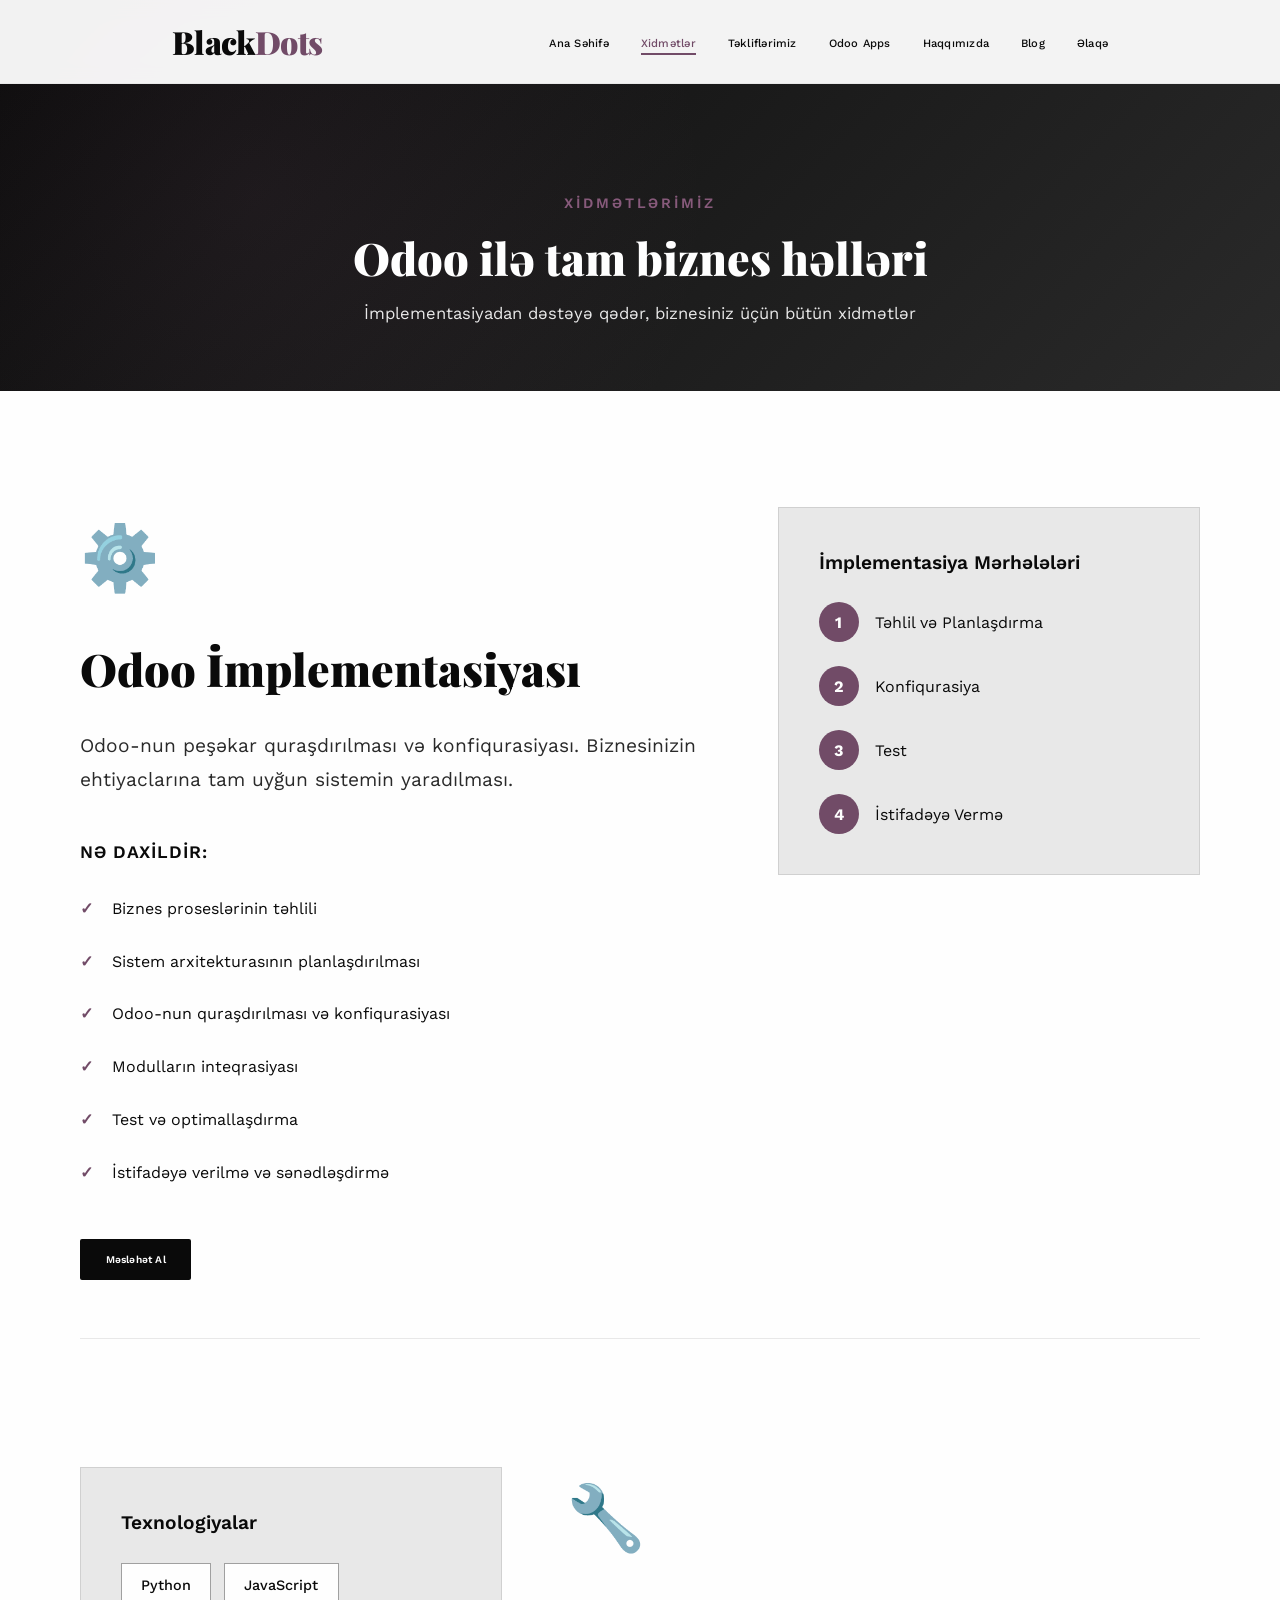
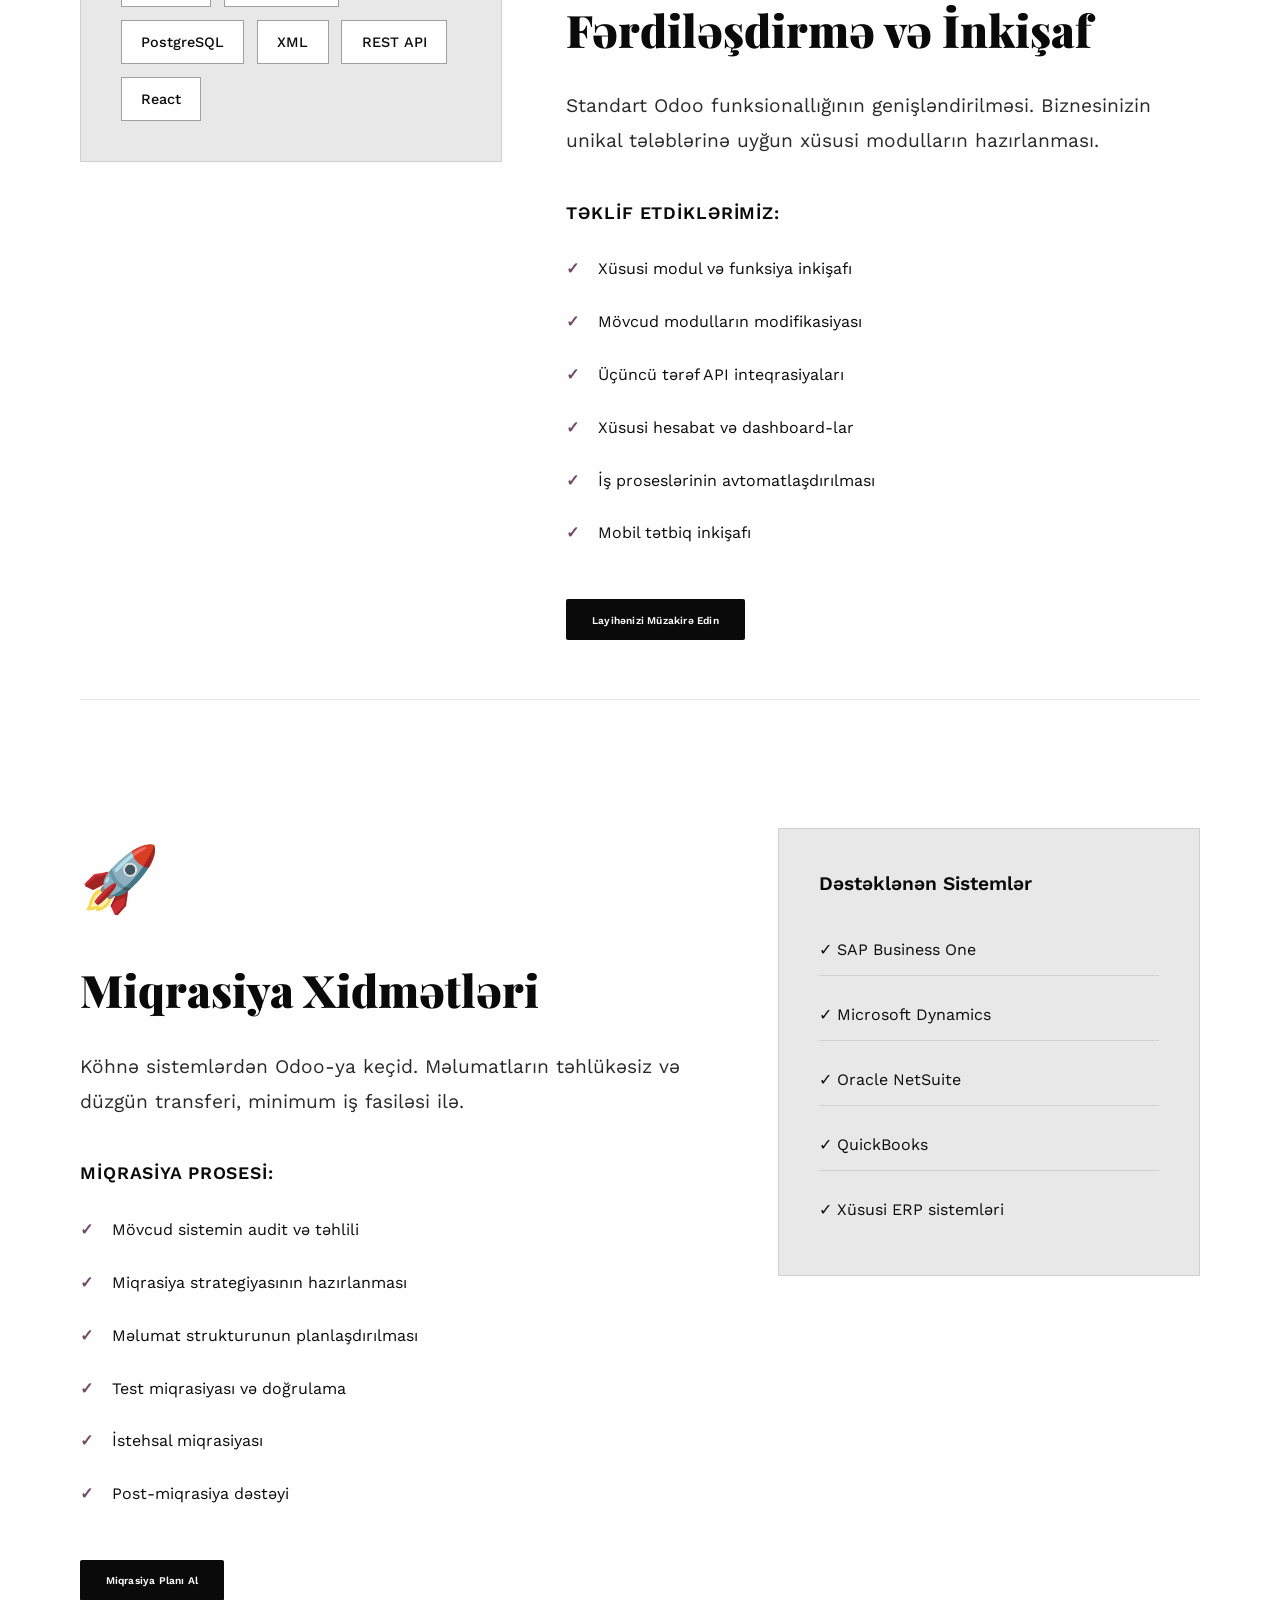
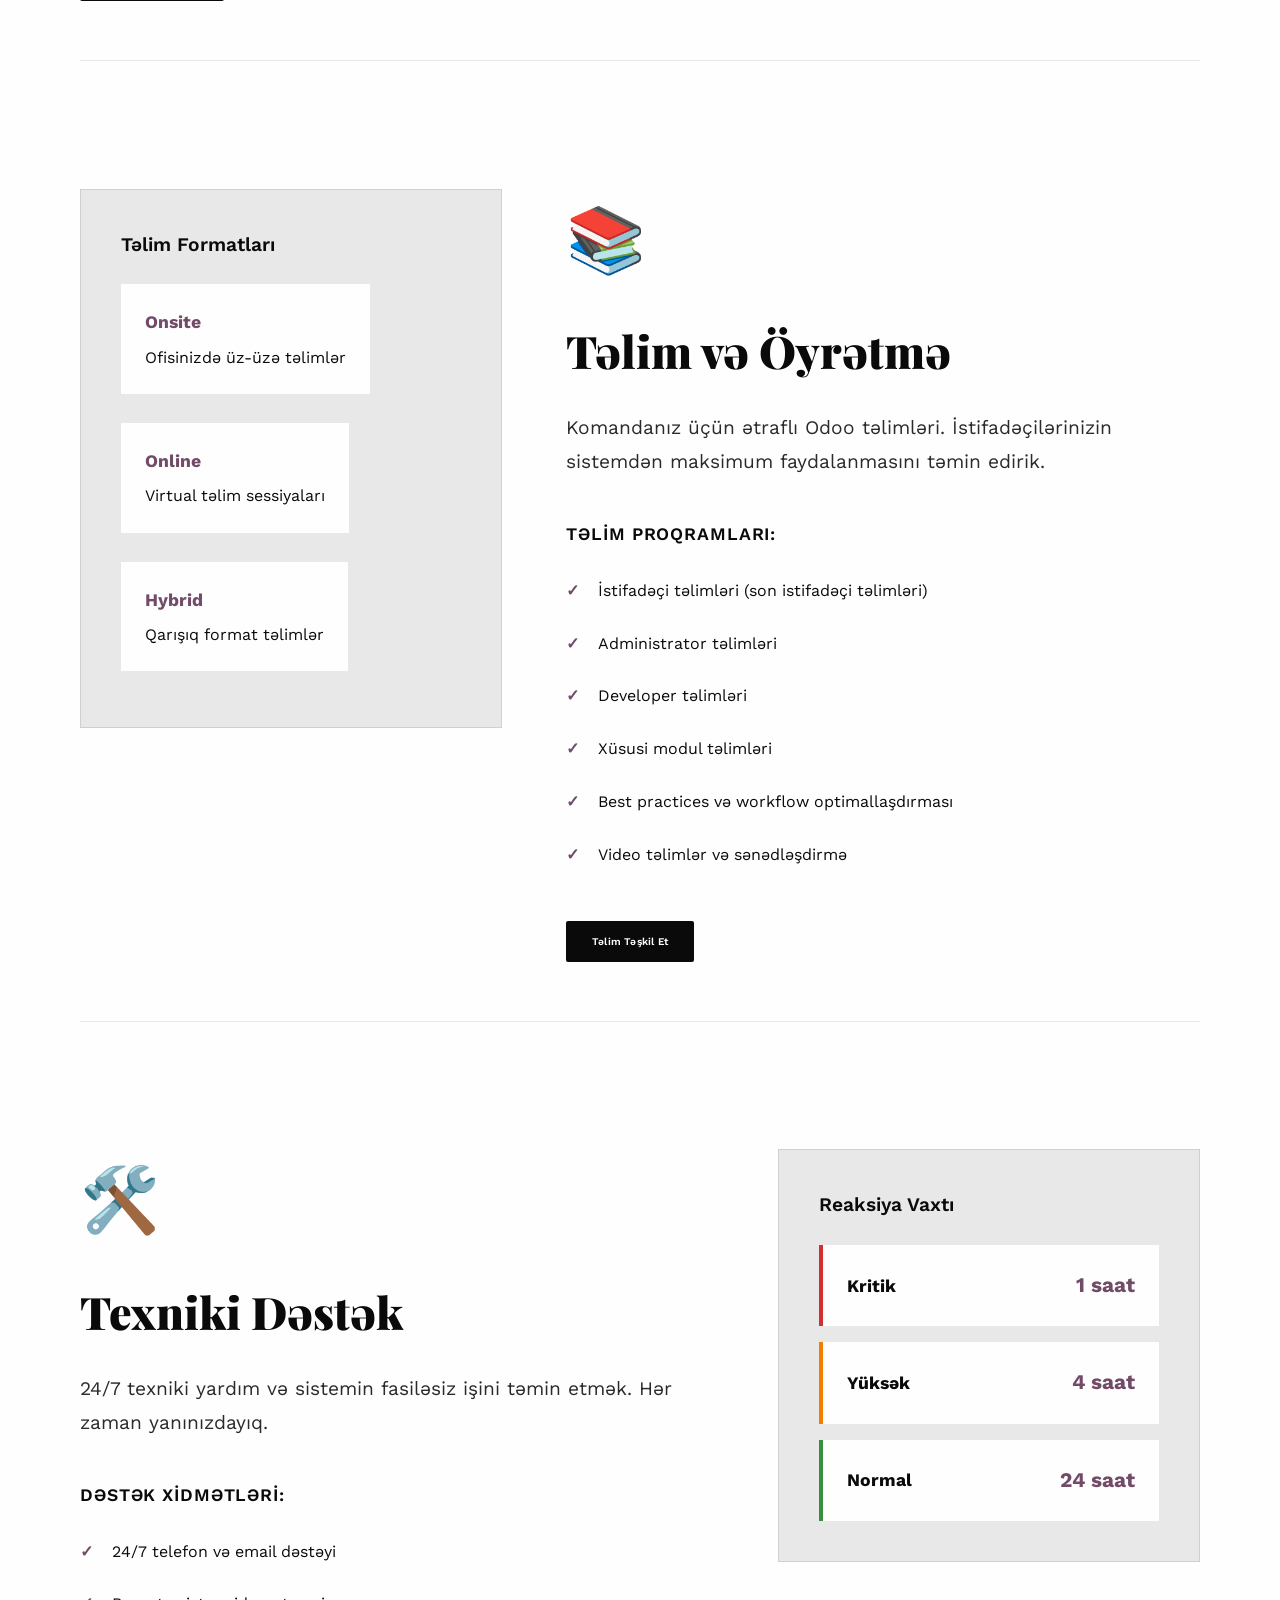
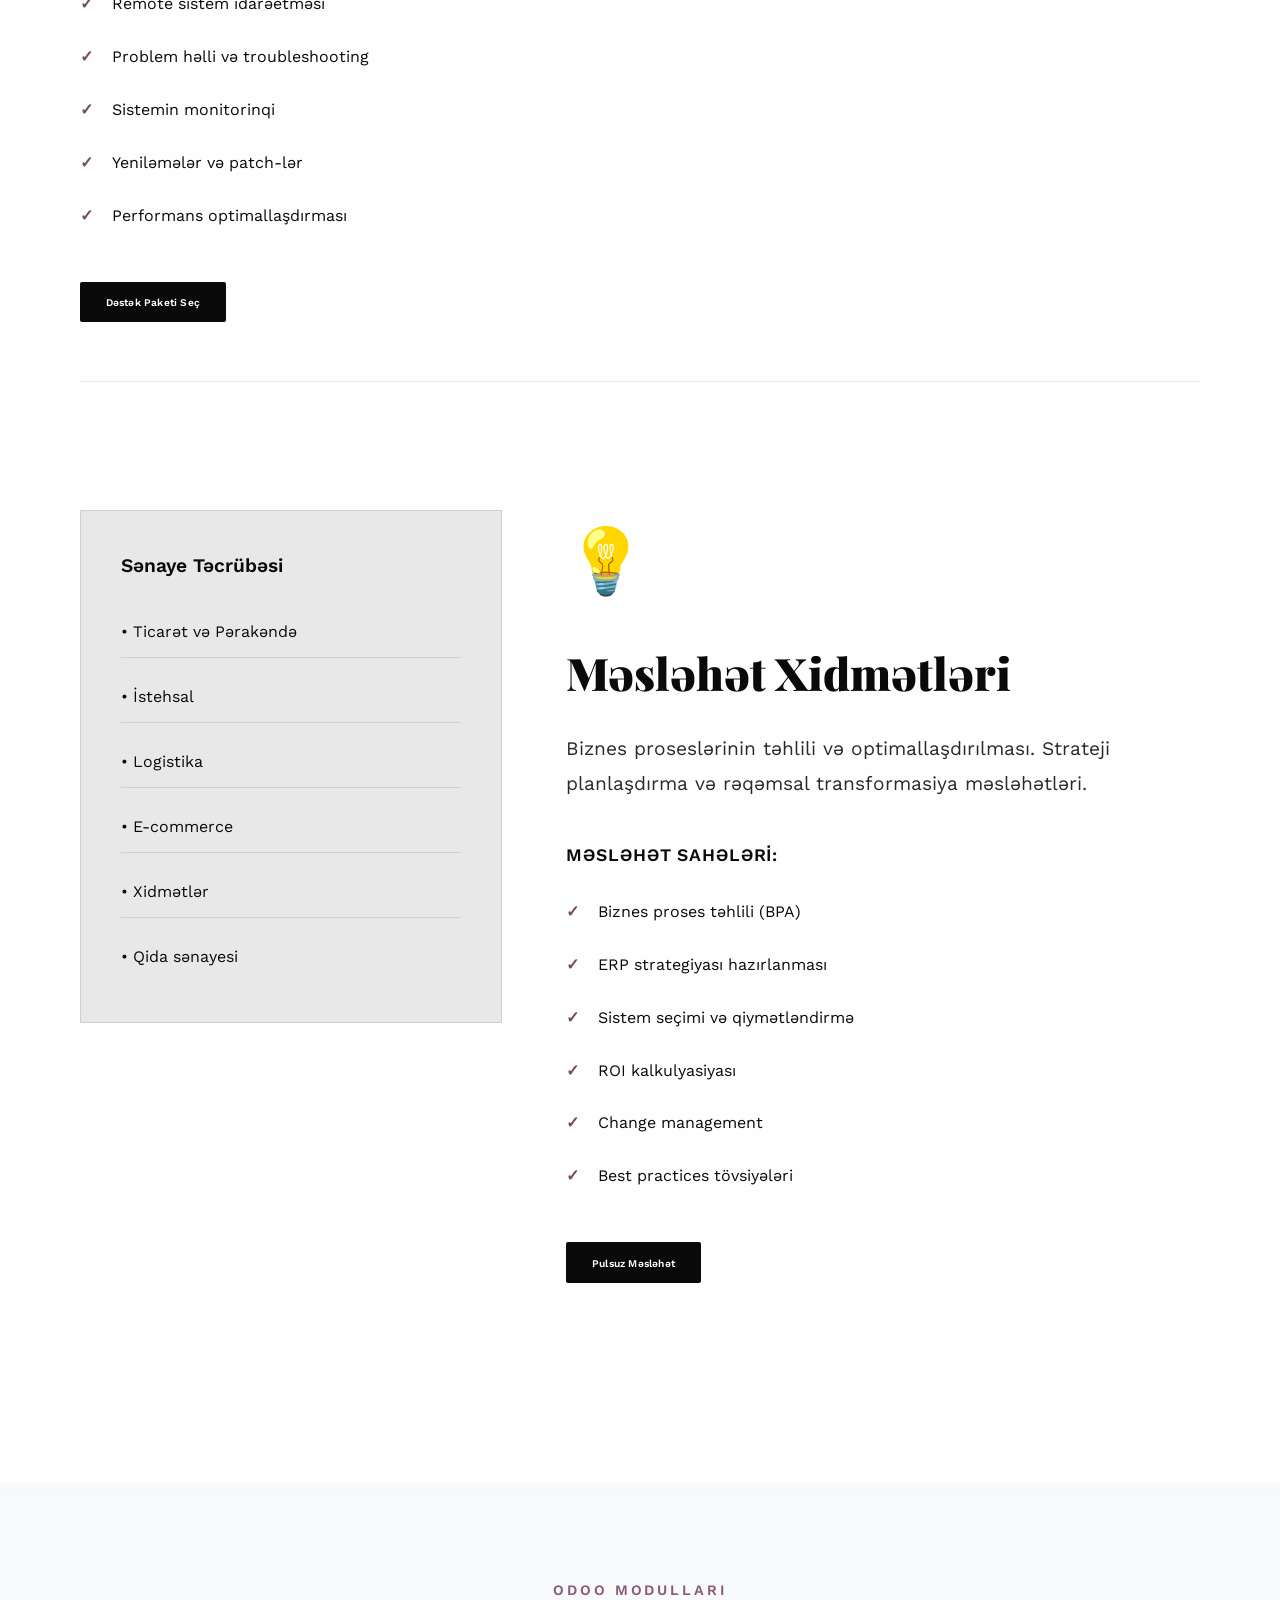
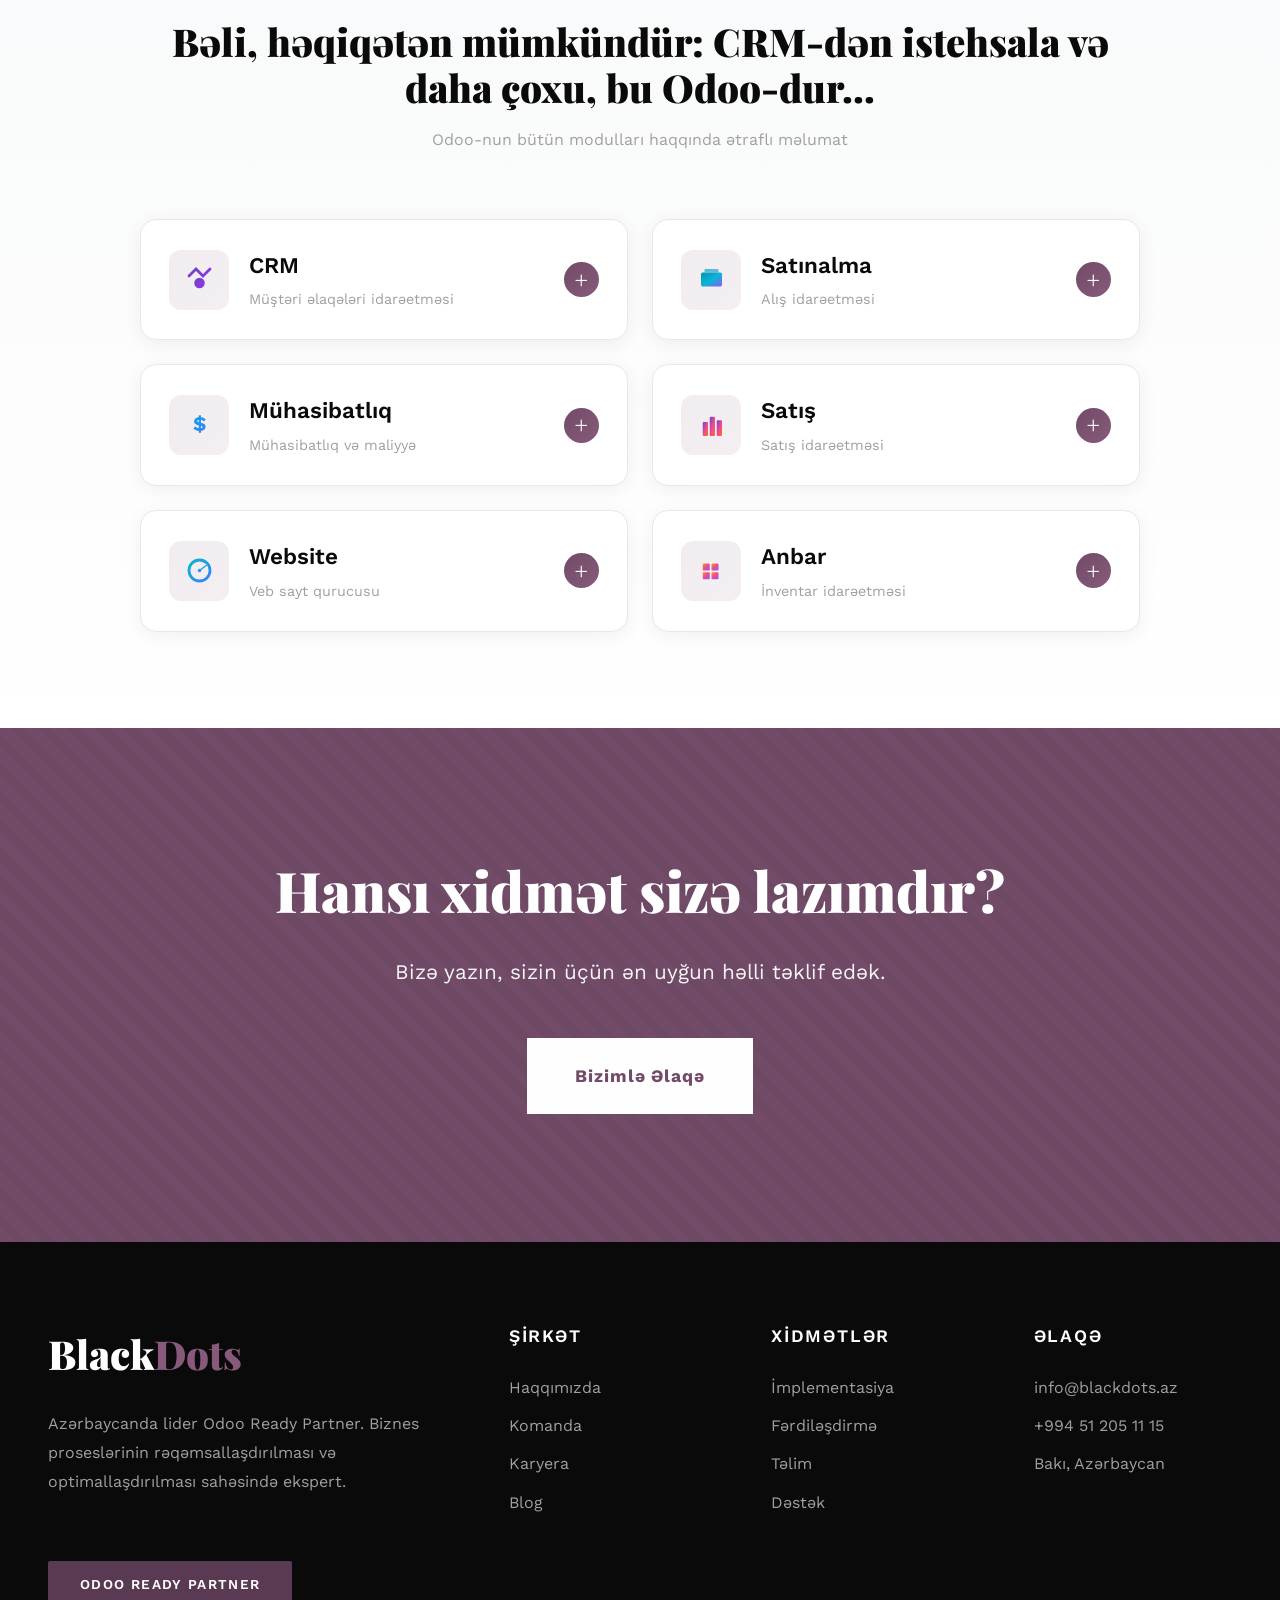
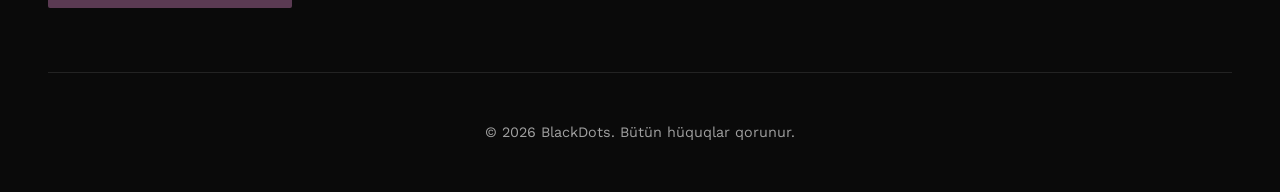
<file: services.html>
<!DOCTYPE html>
<html lang="az">

<head>
    <meta charset="UTF-8">
    <meta name="viewport" content="width=device-width, initial-scale=1.0, maximum-scale=5.0, user-scalable=yes">
    <title>BlackDots - Xidmətlər</title>
    <link
        href="https://fonts.googleapis.com/css2?family=Playfair+Display:wght@400;700;900&family=Work+Sans:wght@300;400;500;600&display=swap"
        rel="stylesheet">
    <link rel="stylesheet" href="css/style.css?v=202602241211">
    <link rel="stylesheet" href="css/mobile-responsive.css?v=202602241211">
</head>

<body>
    <!-- Navigation -->
    <nav>
        <div class="nav-container">
            <a href="index.html" class="logo">Black<span>Dots</span></a>
            <div class="hamburger">
                <span></span>
                <span></span>
                <span></span>
            </div>
            <ul class="nav-links">
                <li><a href="index.html">Ana Səhifə</a></li>
                <li><a href="services.html" class="active">Xidmətlər</a></li>
                <li><a href="tekliflerimiz.html">Təkliflərimiz</a></li>
                <li><a href="apps.html">Odoo Apps</a></li>
                <li><a href="about.html">Haqqımızda</a></li>
                <li><a href="blog.html">Blog</a></li>
                <li><a href="contact.html">Əlaqə</a></li>
            </ul>
        </div>
    </nav>

    <!-- Page Header -->
    <section class="page-header">
        <div class="page-header-content">
            <div class="section-subtitle">Xidmətlərimiz</div>
            <h1>Odoo ilə tam biznes həlləri</h1>
            <p>İmplementasiyadan dəstəyə qədər, biznesiniz üçün bütün xidmətlər</p>
        </div>
    </section>

    <!-- Services Detail -->
    <section class="services-detail">
        <div class="service-detail-item" id="implementation">
            <div class="service-detail-content">
                <div class="service-detail-text">
                    <span class="service-icon-large">⚙️</span>
                    <h2>Odoo İmplementasiyası</h2>
                    <p class="service-intro">
                        Odoo-nun peşəkar quraşdırılması və konfiqurasiyası. Biznesinizin
                        ehtiyaclarına tam uyğun sistemin yaradılması.
                    </p>
                    <div class="service-features">
                        <h4>Nə daxildir:</h4>
                        <ul>
                            <li>Biznes proseslərinin təhlili</li>
                            <li>Sistem arxitekturasının planlaşdırılması</li>
                            <li>Odoo-nun quraşdırılması və konfiqurasiyası</li>
                            <li>Modulların inteqrasiyası</li>
                            <li>Test və optimallaşdırma</li>
                            <li>İstifadəyə verilmə və sənədləşdirmə</li>
                        </ul>
                    </div>
                    <a href="contact.html" class="btn btn-primary"><span>Məsləhət Al</span></a>
                </div>
                <div class="service-detail-visual">
                    <div class="visual-card">
                        <h4>İmplementasiya Mərhələləri</h4>
                        <div class="timeline">
                            <div class="timeline-item">
                                <span>1</span>
                                <p>Təhlil və Planlaşdırma</p>
                            </div>
                            <div class="timeline-item">
                                <span>2</span>
                                <p>Konfiqurasiya</p>
                            </div>
                            <div class="timeline-item">
                                <span>3</span>
                                <p>Test</p>
                            </div>
                            <div class="timeline-item">
                                <span>4</span>
                                <p>İstifadəyə Vermə</p>
                            </div>
                        </div>
                    </div>
                </div>
            </div>
        </div>

        <div class="service-detail-item reverse" id="customization">
            <div class="service-detail-content">
                <div class="service-detail-text">
                    <span class="service-icon-large">🔧</span>
                    <h2>Fərdiləşdirmə və İnkişaf</h2>
                    <p class="service-intro">
                        Standart Odoo funksionallığının genişləndirilməsi. Biznesinizin
                        unikal tələblərinə uyğun xüsusi modulların hazırlanması.
                    </p>
                    <div class="service-features">
                        <h4>Təklif etdiklərimiz:</h4>
                        <ul>
                            <li>Xüsusi modul və funksiya inkişafı</li>
                            <li>Mövcud modulların modifikasiyası</li>
                            <li>Üçüncü tərəf API inteqrasiyaları</li>
                            <li>Xüsusi hesabat və dashboard-lar</li>
                            <li>İş proseslərinin avtomatlaşdırılması</li>
                            <li>Mobil tətbiq inkişafı</li>
                        </ul>
                    </div>
                    <a href="contact.html" class="btn btn-primary"><span>Layihənizi Müzakirə Edin</span></a>
                </div>
                <div class="service-detail-visual">
                    <div class="visual-card">
                        <h4>Texnologiyalar</h4>
                        <div class="tech-stack">
                            <div class="tech-item">Python</div>
                            <div class="tech-item">JavaScript</div>
                            <div class="tech-item">PostgreSQL</div>
                            <div class="tech-item">XML</div>
                            <div class="tech-item">REST API</div>
                            <div class="tech-item">React</div>
                        </div>
                    </div>
                </div>
            </div>
        </div>

        <div class="service-detail-item" id="migration">
            <div class="service-detail-content">
                <div class="service-detail-text">
                    <span class="service-icon-large">🚀</span>
                    <h2>Miqrasiya Xidmətləri</h2>
                    <p class="service-intro">
                        Köhnə sistemlərdən Odoo-ya keçid. Məlumatların təhlükəsiz və
                        düzgün transferi, minimum iş fasiləsi ilə.
                    </p>
                    <div class="service-features">
                        <h4>Miqrasiya prosesi:</h4>
                        <ul>
                            <li>Mövcud sistemin audit və təhlili</li>
                            <li>Miqrasiya strategiyasının hazırlanması</li>
                            <li>Məlumat strukturunun planlaşdırılması</li>
                            <li>Test miqrasiyası və doğrulama</li>
                            <li>İstehsal miqrasiyası</li>
                            <li>Post-miqrasiya dəstəyi</li>
                        </ul>
                    </div>
                    <a href="contact.html" class="btn btn-primary"><span>Miqrasiya Planı Al</span></a>
                </div>
                <div class="service-detail-visual">
                    <div class="visual-card">
                        <h4>Dəstəklənən Sistemlər</h4>
                        <div class="migration-systems">
                            <p>✓ SAP Business One</p>
                            <p>✓ Microsoft Dynamics</p>
                            <p>✓ Oracle NetSuite</p>
                            <p>✓ QuickBooks</p>
                            <p>✓ Xüsusi ERP sistemləri</p>
                        </div>
                    </div>
                </div>
            </div>
        </div>

        <div class="service-detail-item reverse" id="training">
            <div class="service-detail-content">
                <div class="service-detail-text">
                    <span class="service-icon-large">📚</span>
                    <h2>Təlim və Öyrətmə</h2>
                    <p class="service-intro">
                        Komandanız üçün ətraflı Odoo təlimləri. İstifadəçilərinizin
                        sistemdən maksimum faydalanmasını təmin edirik.
                    </p>
                    <div class="service-features">
                        <h4>Təlim proqramları:</h4>
                        <ul>
                            <li>İstifadəçi təlimləri (son istifadəçi təlimləri)</li>
                            <li>Administrator təlimləri</li>
                            <li>Developer təlimləri</li>
                            <li>Xüsusi modul təlimləri</li>
                            <li>Best practices və workflow optimallaşdırması</li>
                            <li>Video təlimlər və sənədləşdirmə</li>
                        </ul>
                    </div>
                    <a href="contact.html" class="btn btn-primary"><span>Təlim Təşkil Et</span></a>
                </div>
                <div class="service-detail-visual">
                    <div class="visual-card">
                        <h4>Təlim Formatları</h4>
                        <div class="training-formats">
                            <div class="format-item">
                                <strong>Onsite</strong>
                                <p>Ofisinizdə üz-üzə təlimlər</p>
                            </div>
                            <div class="format-item">
                                <strong>Online</strong>
                                <p>Virtual təlim sessiyaları</p>
                            </div>
                            <div class="format-item">
                                <strong>Hybrid</strong>
                                <p>Qarışıq format təlimlər</p>
                            </div>
                        </div>
                    </div>
                </div>
            </div>
        </div>

        <div class="service-detail-item" id="support">
            <div class="service-detail-content">
                <div class="service-detail-text">
                    <span class="service-icon-large">🛠️</span>
                    <h2>Texniki Dəstək</h2>
                    <p class="service-intro">
                        24/7 texniki yardım və sistemin fasiləsiz işini təmin etmək.
                        Hər zaman yanınızdayıq.
                    </p>
                    <div class="service-features">
                        <h4>Dəstək xidmətləri:</h4>
                        <ul>
                            <li>24/7 telefon və email dəstəyi</li>
                            <li>Remote sistem idarəetməsi</li>
                            <li>Problem həlli və troubleshooting</li>
                            <li>Sistemin monitorinqi</li>
                            <li>Yeniləmələr və patch-lər</li>
                            <li>Performans optimallaşdırması</li>
                        </ul>
                    </div>
                    <a href="contact.html" class="btn btn-primary"><span>Dəstək Paketi Seç</span></a>
                </div>
                <div class="service-detail-visual">
                    <div class="visual-card">
                        <h4>Reaksiya Vaxtı</h4>
                        <div class="support-sla">
                            <div class="sla-item critical">
                                <strong>Kritik</strong>
                                <span>1 saat</span>
                            </div>
                            <div class="sla-item high">
                                <strong>Yüksək</strong>
                                <span>4 saat</span>
                            </div>
                            <div class="sla-item normal">
                                <strong>Normal</strong>
                                <span>24 saat</span>
                            </div>
                        </div>
                    </div>
                </div>
            </div>
        </div>

        <div class="service-detail-item reverse" id="consulting">
            <div class="service-detail-content">
                <div class="service-detail-text">
                    <span class="service-icon-large">💡</span>
                    <h2>Məsləhət Xidmətləri</h2>
                    <p class="service-intro">
                        Biznes proseslərinin təhlili və optimallaşdırılması. Strateji
                        planlaşdırma və rəqəmsal transformasiya məsləhətləri.
                    </p>
                    <div class="service-features">
                        <h4>Məsləhət sahələri:</h4>
                        <ul>
                            <li>Biznes proses təhlili (BPA)</li>
                            <li>ERP strategiyası hazırlanması</li>
                            <li>Sistem seçimi və qiymətləndirmə</li>
                            <li>ROI kalkulyasiyası</li>
                            <li>Change management</li>
                            <li>Best practices tövsiyələri</li>
                        </ul>
                    </div>
                    <a href="contact.html" class="btn btn-primary"><span>Pulsuz Məsləhət</span></a>
                </div>
                <div class="service-detail-visual">
                    <div class="visual-card">
                        <h4>Sənaye Təcrübəsi</h4>
                        <div class="industries">
                            <p>• Ticarət və Pərakəndə</p>
                            <p>• İstehsal</p>
                            <p>• Logistika</p>
                            <p>• E-commerce</p>
                            <p>• Xidmətlər</p>
                            <p>• Qida sənayesi</p>
                        </div>
                    </div>
                </div>
            </div>
        </div>
    </section>

    <!-- FAQ Accordion Section - Odoo Modules -->
    <section class="faq-accordion-section">
        <div class="faq-accordion-container">
            <div class="faq-accordion-header">
                <div class="section-subtitle">Odoo Modulları</div>
                <h2 class="section-title">Bəli, həqiqətən mümkündür: CRM-dən istehsala və daha çoxu, bu Odoo-dur...</h2>
                <p class="section-description">Odoo-nun bütün modulları haqqında ətraflı məlumat</p>
            </div>

            <div class="faq-accordion-grid">
                <!-- CRM Module -->
                <div class="faq-accordion-item">
                    <div class="faq-accordion-question">
                        <div class="faq-accordion-icon">
                            <svg viewBox="0 0 100 100" xmlns="http://www.w3.org/2000/svg">
                                <defs>
                                    <linearGradient id="crm-gradient" x1="0%" y1="0%" x2="100%" y2="100%">
                                        <stop offset="0%" style="stop-color:#6B46C1;stop-opacity:1" />
                                        <stop offset="100%" style="stop-color:#9333EA;stop-opacity:1" />
                                    </linearGradient>
                                </defs>
                                <path d="M20,40 L40,20 L60,40 L80,20" stroke="url(#crm-gradient)" stroke-width="8"
                                    fill="none" stroke-linecap="round" />
                                <circle cx="50" cy="60" r="15" fill="url(#crm-gradient)" />
                            </svg>
                        </div>
                        <div class="faq-accordion-title">
                            <h3>CRM</h3>
                            <p class="faq-accordion-subtitle">Müştəri əlaqələri idarəetməsi</p>
                        </div>
                        <span class="faq-accordion-toggle">+</span>
                    </div>
                    <div class="faq-accordion-answer">
                        <div class="faq-accordion-content">
                            <p>Müştərilərinizlə əlaqələri idarə edin. İlk təmasdan sövdələşməyə qədər bütün prosesi
                                izləyin.</p>
                            <ul>
                                <li><strong>Lead idarəetməsi:</strong> Potensial müştəriləri avtomatik qeydə alın və
                                    təsnif edin</li>
                                <li><strong>Satış hunisi:</strong> Hər bir sövdələşməni addım-addım izləyin</li>
                                <li><strong>Müştəri bazası:</strong> Bütün məlumatlar bir yerdə, asanlıqla əlçatan</li>
                                <li><strong>Email inteqrasiyası:</strong> Avtomatik email göndərmə və izləmə</li>
                                <li><strong>Hesabatlar:</strong> Real-time satış statistikası və proqnozlar</li>
                            </ul>
                        </div>
                    </div>
                </div>

                <!-- Inkoop Module -->
                <div class="faq-accordion-item">
                    <div class="faq-accordion-question">
                        <div class="faq-accordion-icon">
                            <svg viewBox="0 0 100 100" xmlns="http://www.w3.org/2000/svg">
                                <defs>
                                    <linearGradient id="inkoop-gradient" x1="0%" y1="0%" x2="100%" y2="100%">
                                        <stop offset="0%" style="stop-color:#0891B2;stop-opacity:1" />
                                        <stop offset="50%" style="stop-color:#06B6D4;stop-opacity:1" />
                                        <stop offset="100%" style="stop-color:#8B5CF6;stop-opacity:1" />
                                    </linearGradient>
                                </defs>
                                <rect x="20" y="30" width="60" height="40" rx="5" fill="url(#inkoop-gradient)" />
                                <rect x="30" y="20" width="40" height="10" rx="3" fill="url(#inkoop-gradient)"
                                    opacity="0.7" />
                            </svg>
                        </div>
                        <div class="faq-accordion-title">
                            <h3>Satınalma</h3>
                            <p class="faq-accordion-subtitle">Alış idarəetməsi</p>
                        </div>
                        <span class="faq-accordion-toggle">+</span>
                    </div>
                    <div class="faq-accordion-answer">
                        <div class="faq-accordion-content">
                            <p>Tədarükçülərlə işləri optimallaşdırın. Sifariş vermədən ödənişə qədər tam nəzarət.</p>
                            <ul>
                                <li><strong>Satınalma sifarişləri:</strong> Avtomatik sifariş yaratma və təsdiqlənməsi
                                </li>
                                <li><strong>Tədarükçü idarəetməsi:</strong> Bütün tədarükçülər haqqında məlumat bazası
                                </li>
                                <li><strong>Qiymət müqayisəsi:</strong> Ən yaxşı təklifləri seçin</li>
                                <li><strong>Anbar inteqrasiyası:</strong> Avtomatik inventar yeniləməsi</li>
                                <li><strong>Büdcə nəzarəti:</strong> Xərcləri izləyin və planlaşdırın</li>
                            </ul>
                        </div>
                    </div>
                </div>

                <!-- Boekhouding Module -->
                <div class="faq-accordion-item">
                    <div class="faq-accordion-question">
                        <div class="faq-accordion-icon">
                            <svg viewBox="0 0 100 100" xmlns="http://www.w3.org/2000/svg">
                                <defs>
                                    <linearGradient id="boek-gradient" x1="0%" y1="0%" x2="100%" y2="100%">
                                        <stop offset="0%" style="stop-color:#0EA5E9;stop-opacity:1" />
                                        <stop offset="100%" style="stop-color:#3B82F6;stop-opacity:1" />
                                    </linearGradient>
                                </defs>
                                <text x="50" y="65" font-size="60" font-weight="bold" fill="url(#boek-gradient)"
                                    text-anchor="middle">$</text>
                            </svg>
                        </div>
                        <div class="faq-accordion-title">
                            <h3>Mühasibatlıq</h3>
                            <p class="faq-accordion-subtitle">Mühasibatlıq və maliyyə</p>
                        </div>
                        <span class="faq-accordion-toggle">+</span>
                    </div>
                    <div class="faq-accordion-answer">
                        <div class="faq-accordion-content">
                            <p>Maliyyə vəziyyətinə tam nəzarət. Avtomatik mühasibatlıq və peşəkar hesabatlar.</p>
                            <ul>
                                <li><strong>Avtomatik keçidlər:</strong> Hər əməliyyat avtomatik qeydə alınır</li>
                                <li><strong>Bank sinxronizasiyası:</strong> Bank hesabları ilə real-time əlaqə</li>
                                <li><strong>Faktura idarəetməsi:</strong> Alıcı və satıcı fakturaları</li>
                                <li><strong>Vergi hesablamaları:</strong> ƏDV və digər vergilərin avtomatik hesablanması
                                </li>
                                <li><strong>Maliyyə hesabatları:</strong> Balans, P&L və digər hesabatlar</li>
                            </ul>
                        </div>
                    </div>
                </div>

                <!-- Verkoop Module -->
                <div class="faq-accordion-item">
                    <div class="faq-accordion-question">
                        <div class="faq-accordion-icon">
                            <svg viewBox="0 0 100 100" xmlns="http://www.w3.org/2000/svg">
                                <defs>
                                    <linearGradient id="verkoop-gradient" x1="0%" y1="0%" x2="100%" y2="100%">
                                        <stop offset="0%" style="stop-color:#6B46C1;stop-opacity:1" />
                                        <stop offset="50%" style="stop-color:#EC4899;stop-opacity:1" />
                                        <stop offset="100%" style="stop-color:#F97316;stop-opacity:1" />
                                    </linearGradient>
                                </defs>
                                <rect x="25" y="40" width="15" height="40" fill="url(#verkoop-gradient)" rx="3" />
                                <rect x="45" y="25" width="15" height="55" fill="url(#verkoop-gradient)" rx="3" />
                                <rect x="65" y="35" width="15" height="45" fill="url(#verkoop-gradient)" rx="3" />
                            </svg>
                        </div>
                        <div class="faq-accordion-title">
                            <h3>Satış</h3>
                            <p class="faq-accordion-subtitle">Satış idarəetməsi</p>
                        </div>
                        <span class="faq-accordion-toggle">+</span>
                    </div>
                    <div class="faq-accordion-answer">
                        <div class="faq-accordion-content">
                            <p>Təklifdən fakturaya qədər, bütün satış prosesini sadələşdirin.</p>
                            <ul>
                                <li><strong>Təklif hazırlanması:</strong> Peşəkar təkliflər saniyələr ərzində</li>
                                <li><strong>Sifariş idarəetməsi:</strong> Satış sifarişlərinin avtomatik emalı</li>
                                <li><strong>Qiymət siyasəti:</strong> Fərqli qiymət siyasətləri və endirimlər</li>
                                <li><strong>Müqavilə şablonları:</strong> Hazır və fərdiləşdirilə bilən şablonlar</li>
                                <li><strong>Satış analitikası:</strong> Satış məhsuldarlığı və performans izləmə</li>
                            </ul>
                        </div>
                    </div>
                </div>

                <!-- Website Module -->
                <div class="faq-accordion-item">
                    <div class="faq-accordion-question">
                        <div class="faq-accordion-icon">
                            <svg viewBox="0 0 100 100" xmlns="http://www.w3.org/2000/svg">
                                <defs>
                                    <linearGradient id="website-gradient" x1="0%" y1="0%" x2="100%" y2="100%">
                                        <stop offset="0%" style="stop-color:#06B6D4;stop-opacity:1" />
                                        <stop offset="100%" style="stop-color:#3B82F6;stop-opacity:1" />
                                    </linearGradient>
                                </defs>
                                <circle cx="50" cy="50" r="30" fill="none" stroke="url(#website-gradient)"
                                    stroke-width="8" />
                                <circle cx="50" cy="50" r="5" fill="url(#website-gradient)" />
                                <line x1="50" y1="50" x2="70" y2="35" stroke="url(#website-gradient)"
                                    stroke-width="4" />
                            </svg>
                        </div>
                        <div class="faq-accordion-title">
                            <h3>Website</h3>
                            <p class="faq-accordion-subtitle">Veb sayt qurucusu</p>
                        </div>
                        <span class="faq-accordion-toggle">+</span>
                    </div>
                    <div class="faq-accordion-answer">
                        <div class="faq-accordion-content">
                            <p>Peşəkar veb sayt yaradın. Kod bilməyə ehtiyac yoxdur.</p>
                            <ul>
                                <li><strong>Drag & Drop editor:</strong> Asanlıqla səhifələr yaradın</li>
                                <li><strong>Hazır şablonlar:</strong> Müxtəlif sənaye üçün şablonlar</li>
                                <li><strong>SEO optimallaşdırması:</strong> Axtarış sistemlərində yüksək reytinq</li>
                                <li><strong>Mobil uyğunluq:</strong> Bütün cihazlarda mükəmməl görünür</li>
                                <li><strong>E-commerce inteqrasiyası:</strong> Onlayn mağaza funksionallığı</li>
                            </ul>
                        </div>
                    </div>
                </div>

                <!-- Voorraad Module -->
                <div class="faq-accordion-item">
                    <div class="faq-accordion-question">
                        <div class="faq-accordion-icon">
                            <svg viewBox="0 0 100 100" xmlns="http://www.w3.org/2000/svg">
                                <defs>
                                    <linearGradient id="voorraad-gradient" x1="0%" y1="0%" x2="100%" y2="100%">
                                        <stop offset="0%" style="stop-color:#F59E0B;stop-opacity:1" />
                                        <stop offset="50%" style="stop-color:#EC4899;stop-opacity:1" />
                                        <stop offset="100%" style="stop-color:#8B5CF6;stop-opacity:1" />
                                    </linearGradient>
                                </defs>
                                <rect x="25" y="30" width="20" height="20" fill="url(#voorraad-gradient)" rx="3" />
                                <rect x="50" y="30" width="20" height="20" fill="url(#voorraad-gradient)" rx="3" />
                                <rect x="25" y="55" width="20" height="20" fill="url(#voorraad-gradient)" rx="3" />
                                <rect x="50" y="55" width="20" height="20" fill="url(#voorraad-gradient)" rx="3" />
                            </svg>
                        </div>
                        <div class="faq-accordion-title">
                            <h3>Anbar</h3>
                            <p class="faq-accordion-subtitle">İnventar idarəetməsi</p>
                        </div>
                        <span class="faq-accordion-toggle">+</span>
                    </div>
                    <div class="faq-accordion-answer">
                        <div class="faq-accordion-content">
                            <p>Anbardakı məhsulları real-time izləyin. Heç nə qaçırmayın.</p>
                            <ul>
                                <li><strong>Real-time izləmə:</strong> Anbar vəziyyətini hər an bilin</li>
                                <li><strong>Barkod sistemi:</strong> Sürətli və səhvsiz inventar idarəetməsi</li>
                                <li><strong>Avtomatik sifariş:</strong> Minimum səviyyədə avtomatik sifariş</li>
                                <li><strong>Lot və serial nömrələr:</strong> Tam izlənilə bilənlik</li>
                                <li><strong>Çox anbarlı sistem:</strong> Bir neçə anbarı eyni vaxtda idarə edin</li>
                            </ul>
                        </div>
                    </div>
                </div>
            </div>
        </div>
    </section>

    <!-- CTA Section -->
    <section class="cta">
        <div class="cta-content">
            <h2>Hansı xidmət sizə lazımdır?</h2>
            <p>Bizə yazın, sizin üçün ən uyğun həlli təklif edək.</p>
            <a href="contact.html" class="btn-white">Bizimlə Əlaqə</a>
        </div>
    </section>

    <!-- Footer -->
    <footer>
        <div class="footer-container">
            <div class="footer-col">
                <div class="footer-brand">Black<span>Dots</span></div>
                <p class="footer-about">
                    Azərbaycanda lider Odoo Ready Partner. Biznes proseslərinin
                    rəqəmsallaşdırılması və optimallaşdırılması sahəsində ekspert.
                </p>
                <div class="odoo-badge">ODOO READY PARTNER</div>
            </div>
            <div class="footer-section">
                <h4>Şirkət</h4>
                <ul class="footer-links">
                    <li><a href="about.html">Haqqımızda</a></li>
                    <li><a href="#">Komanda</a></li>
                    <li><a href="careers.html">Karyera</a></li>
                    <li><a href="#">Blog</a></li>
                </ul>
            </div>
            <div class="footer-section">
                <h4>Xidmətlər</h4>
                <ul class="footer-links">
                    <li><a href="services.html#implementation">İmplementasiya</a></li>
                    <li><a href="services.html#customization">Fərdiləşdirmə</a></li>
                    <li><a href="services.html#training">Təlim</a></li>
                    <li><a href="services.html#support">Dəstək</a></li>
                </ul>
            </div>
            <div class="footer-section">
                <h4>Əlaqə</h4>
                <ul class="footer-links">
                    <li><a href="mailto:info@blackdots.az">info@blackdots.az</a></li>
                    <li><a href="tel:+994512051115">+994 51 205 11 15</a></li>
                    <li><a href="contact.html">Bakı, Azərbaycan</a></li>
                </ul>
            </div>
        </div>
        <div class="footer-bottom">
            <p>&copy; 2026 BlackDots. Bütün hüquqlar qorunur.</p>
        </div>
    </footer>

    <script src="js/api-config.js?v=3"></script>
    <script src="js/script.js?v=3"></script>
</body>

</html>
</file>
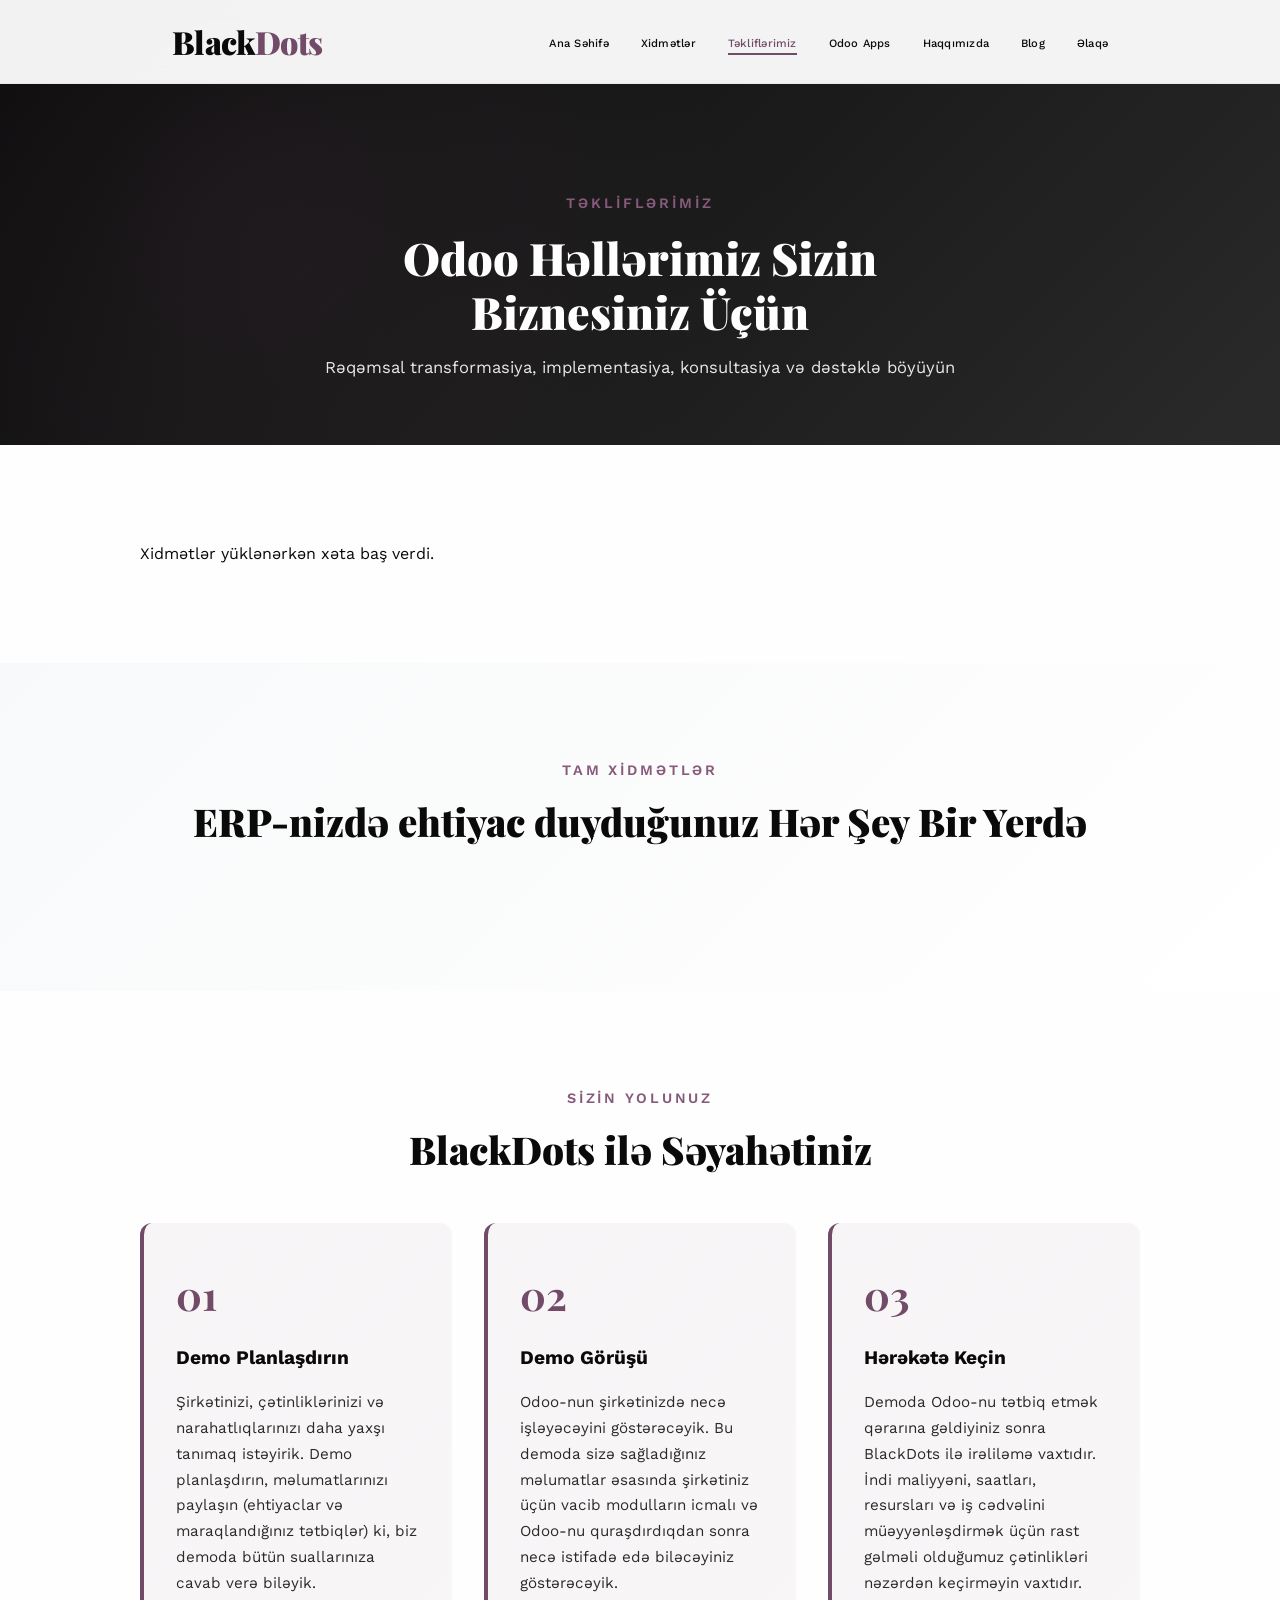
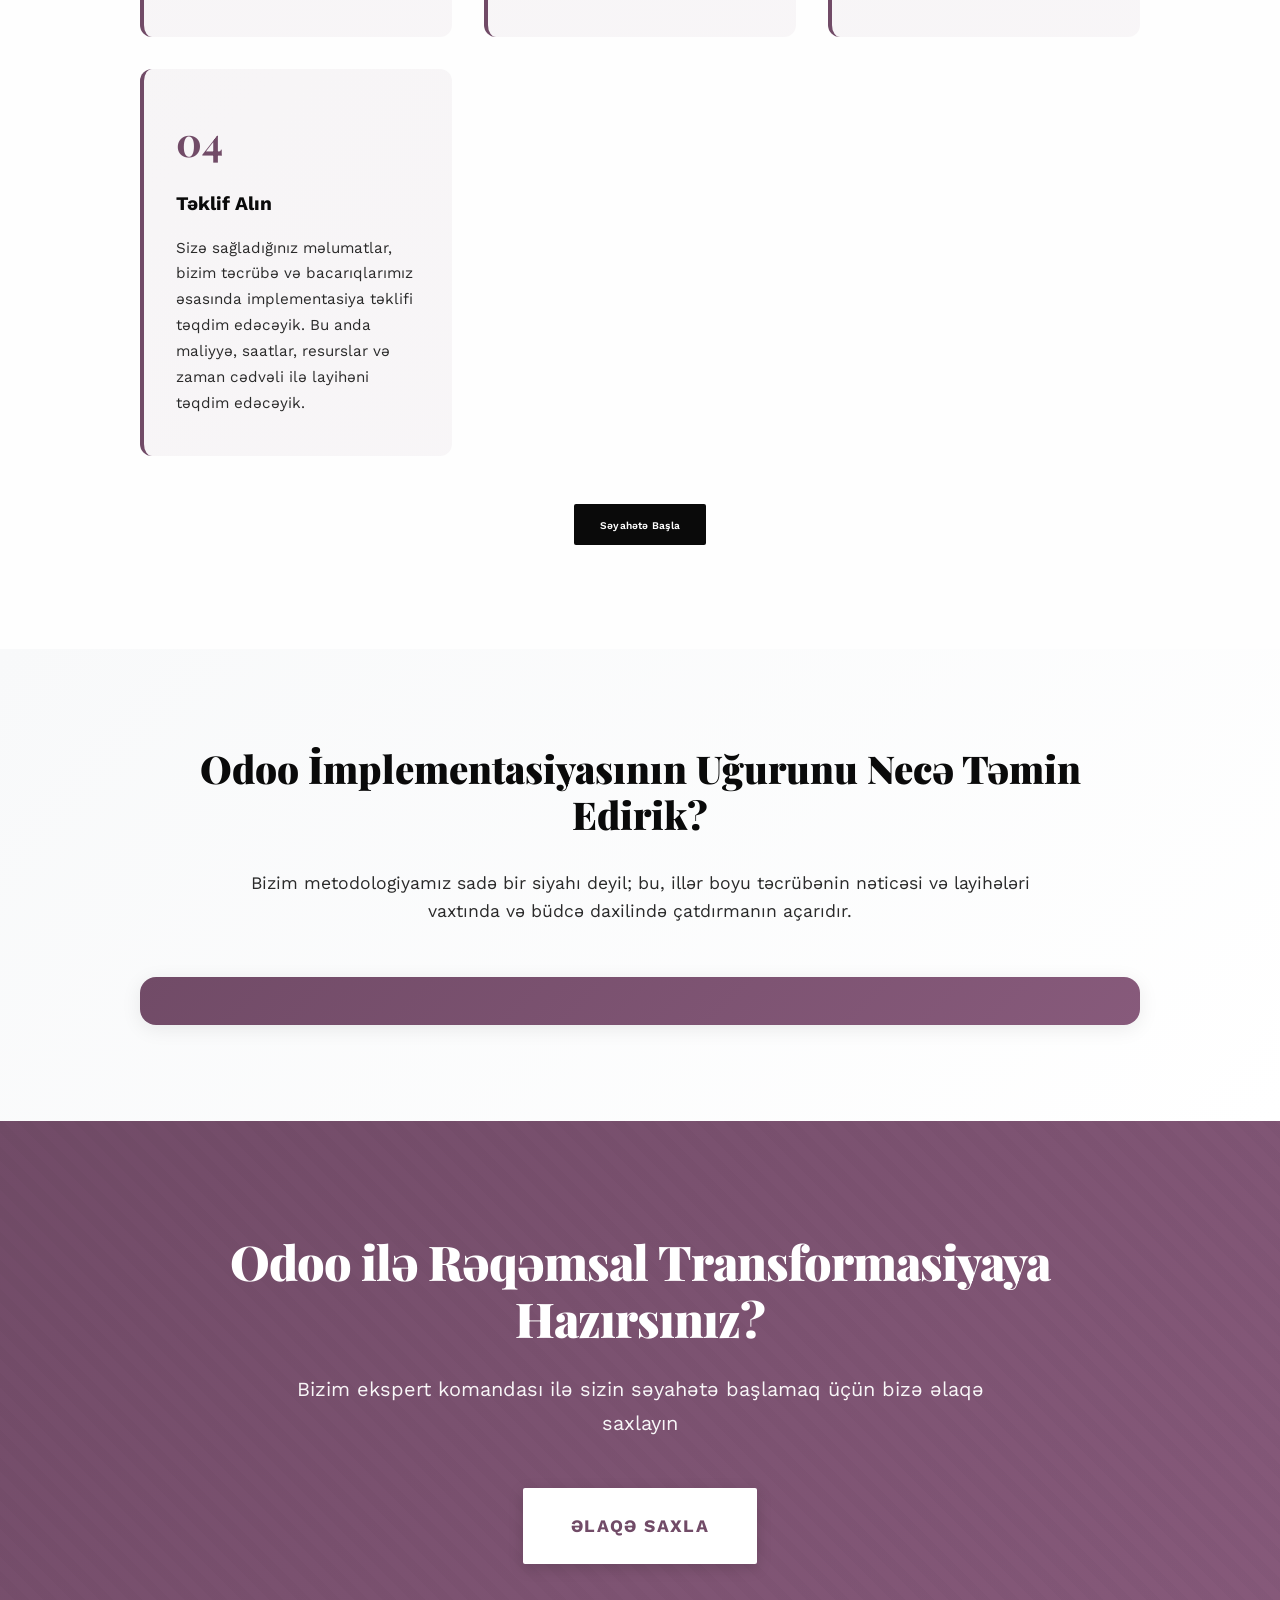
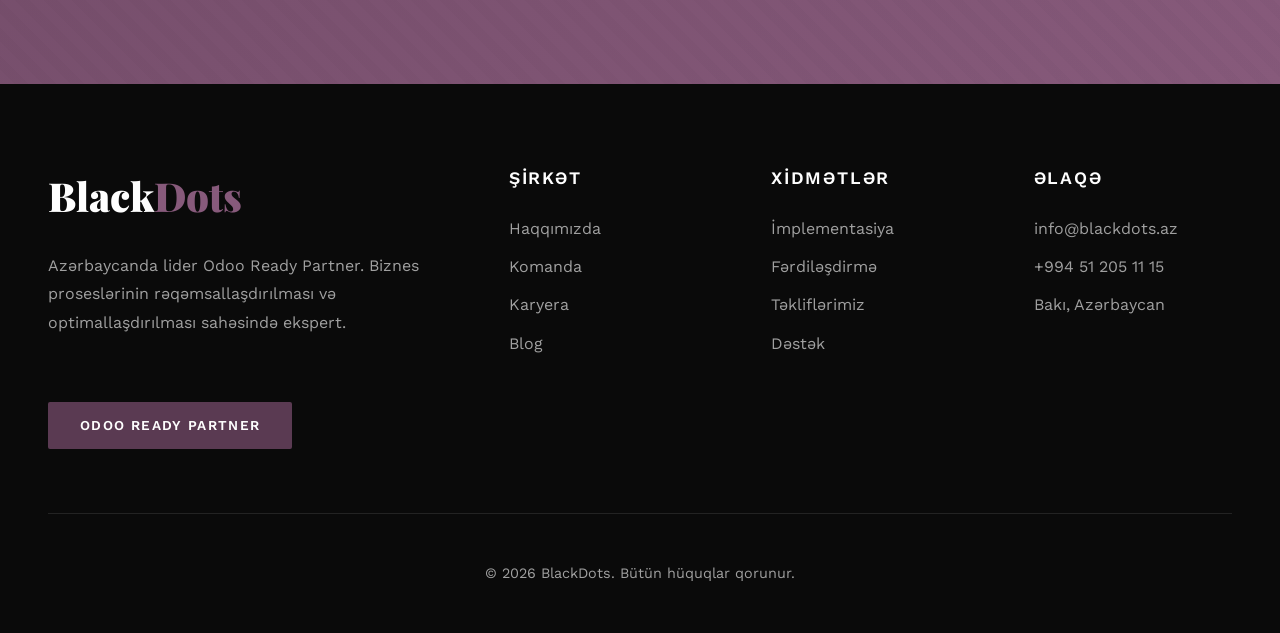
<file: tekliflerimiz.html>
<!DOCTYPE html>
<html lang="az">

<head>
    <meta charset="UTF-8">
    <meta name="viewport" content="width=device-width, initial-scale=1.0, maximum-scale=5.0, user-scalable=yes">
    <title>BlackDots - Təkliflərimiz | Odoo Xidmətləri</title>
    <link
        href="https://fonts.googleapis.com/css2?family=Playfair+Display:wght@400;700;900&family=Work+Sans:wght@300;400;500;600&display=swap"
        rel="stylesheet">
    <link rel="stylesheet" href="css/style.css?v=202602241211">
    <link rel="stylesheet" href="css/mobile-responsive.css?v=202602241211">
</head>

<body>
    <!-- Navigation -->
    <nav>
        <div class="nav-container">
            <a href="index.html" class="logo">Black<span>Dots</span></a>
            <div class="hamburger">
                <span></span>
                <span></span>
                <span></span>
            </div>
            <ul class="nav-links">
                <li><a href="index.html">Ana Səhifə</a></li>
                <li><a href="services.html">Xidmətlər</a></li>
                <li><a href="tekliflerimiz.html" class="active">Təkliflərimiz</a></li>
                <li><a href="apps.html">Odoo Apps</a></li>
                <li><a href="about.html">Haqqımızda</a></li>
                <li><a href="blog.html">Blog</a></li>
                <li><a href="contact.html">Əlaqə</a></li>
            </ul>
        </div>
    </nav>

    <!-- Page Header -->
    <section class="page-header">
        <div class="page-header-content">
            <div class="section-subtitle">Təkliflərimiz</div>
            <h1>Odoo Həllərimiz Sizin Biznesiniz Üçün</h1>
            <p>Rəqəmsal transformasiya, implementasiya, konsultasiya və dəstəklə böyüyün</p>
        </div>
    </section>

    <!-- Core Services Section -->
    <section class="offer-core-services">
        <div class="offer-container" id="coreServicesContainer">
            <!-- Loading indicator -->
            <div class="loading-spinner">Yüklənir...</div>
        </div>
    </section>

    <!-- Complete Services Grid -->
    <section class="offer-complete-services">
        <div class="offer-container">
            <div class="section-header">
                <div class="section-subtitle">Tam Xidmətlər</div>
                <h2 class="section-title">ERP-nizdə ehtiyac duyduğunuz Hər Şey Bir Yerdə</h2>
            </div>

            <div class="services-grid-4" id="completeServicesGrid">
                <!-- Data will be loaded here -->
            </div>
        </div>
    </section>

    <!-- Journey Section -->
    <section class="offer-journey">
        <div class="offer-container">
            <div class="section-header">
                <div class="section-subtitle">Sizin Yolunuz</div>
                <h2 class="section-title">BlackDots ilə Səyahətiniz</h2>
            </div>

            <div class="journey-steps">
                <div class="journey-step">
                    <div class="step-number">01</div>
                    <h4>Demo Planlaşdırın</h4>
                    <p>Şirkətinizi, çətinliklərinizi və narahatlıqlarınızı daha yaxşı tanımaq istəyirik.
                        Demo planlaşdırın, məlumatlarınızı paylaşın (ehtiyaclar və maraqlandığınız tətbiqlər)
                        ki, biz demoda bütün suallarınıza cavab verə biləyik.</p>
                </div>
                <div class="journey-step">
                    <div class="step-number">02</div>
                    <h4>Demo Görüşü</h4>
                    <p>Odoo-nun şirkətinizdə necə işləyəcəyini göstərəcəyik. Bu demoda sizə
                        sağladığınız məlumatlar əsasında şirkətiniz üçün vacib modulların icmalı
                        və Odoo-nu quraşdırdıqdan sonra necə istifadə edə biləcəyiniz göstərəcəyik.</p>
                </div>
                <div class="journey-step">
                    <div class="step-number">03</div>
                    <h4>Hərəkətə Keçin</h4>
                    <p>Demoda Odoo-nu tətbiq etmək qərarına gəldiyiniz sonra BlackDots ilə irəliləmə
                        vaxtıdır. İndi maliyyəni, saatları, resursları və iş cədvəlini müəyyənləşdirmək
                        üçün rast gəlməli olduğumuz çətinlikləri nəzərdən keçirməyin vaxtıdır.</p>
                </div>
                <div class="journey-step">
                    <div class="step-number">04</div>
                    <h4>Təklif Alın</h4>
                    <p>Sizə sağladığınız məlumatlar, bizim təcrübə və bacarıqlarımız əsasında
                        implementasiya təklifi təqdim edəcəyik. Bu anda maliyyə, saatlar,
                        resurslar və zaman cədvəli ilə layihəni təqdim edəcəyik.</p>
                </div>
            </div>

            <div class="journey-cta">
                <a href="contact.html" class="btn btn-primary"><span>Səyahətə Başla</span></a>
            </div>
        </div>
    </section>

    <!-- Methodology Section -->
    <section class="offer-methodology">
        <div class="offer-container">
            <div class="section-header">
                <h2 class="section-title">Odoo İmplementasiyasının Uğurunu Necə Təmin Edirik?</h2>
                <p class="methodology-subtitle">
                    Bizim metodologiyamız sadə bir siyahı deyil; bu, illər boyu təcrübənin nəticəsi
                    və layihələri vaxtında və büdcə daxilində çatdırmanın açarıdır.
                </p>
            </div>

            <div class="methodology-wrapper">
                <!-- Phase Tabs -->
                <div class="methodology-tabs">
                    <!-- Tablar buraya dinamik olaraq yüklənəcəkdir -->
                </div>

                <!-- Phase Content -->
                <div class="methodology-content">
                </div>
            </div>
        </div>
    </section>

    <!-- CTA Section -->
    <section class="offer-cta">
        <div class="offer-container">
            <h2>Odoo ilə Rəqəmsal Transformasiyaya Hazırsınız?</h2>
            <p>Bizim ekspert komandası ilə sizin səyahətə başlamaq üçün bizə əlaqə saxlayın</p>
            <a href="contact.html" class="btn btn-primary btn-large"><span>Əlaqə Saxla</span></a>
        </div>
    </section>

    <!-- Footer -->
    <footer>
        <div class="footer-container">
            <div class="footer-col">
                <div class="footer-brand">Black<span>Dots</span></div>
                <p class="footer-about">
                    Azərbaycanda lider Odoo Ready Partner. Biznes proseslərinin
                    rəqəmsallaşdırılması və optimallaşdırılması sahəsində ekspert.
                </p>
                <div class="odoo-badge">ODOO READY PARTNER</div>
            </div>
            <div class="footer-section">
                <h4>Şirkət</h4>
                <ul class="footer-links">
                    <li><a href="about.html">Haqqımızda</a></li>
                    <li><a href="#">Komanda</a></li>
                    <li><a href="careers.html">Karyera</a></li>
                    <li><a href="#">Blog</a></li>
                </ul>
            </div>
            <div class="footer-section">
                <h4>Xidmətlər</h4>
                <ul class="footer-links">
                    <li><a href="services.html">İmplementasiya</a></li>
                    <li><a href="services.html">Fərdiləşdirmə</a></li>
                    <li><a href="tekliflerimiz.html" class="active">Təkliflərimiz</a></li>
                    <li><a href="services.html">Dəstək</a></li>
                </ul>
            </div>
            <div class="footer-section">
                <h4>Əlaqə</h4>
                <ul class="footer-links">
                    <li><a href="mailto:info@blackdots.az">info@blackdots.az</a></li>
                    <li><a href="tel:+994512051115">+994 51 205 11 15</a></li>
                    <li><a href="contact.html">Bakı, Azərbaycan</a></li>
                </ul>
            </div>
        </div>
        <div class="footer-bottom">
            <p>&copy; 2026 BlackDots. Bütün hüquqlar qorunur.</p>
        </div>
    </footer>

    <script src="js/api-config.js?v=3"></script>
    <script src="js/script.js?v=3"></script>
</body>

</html>
</file>
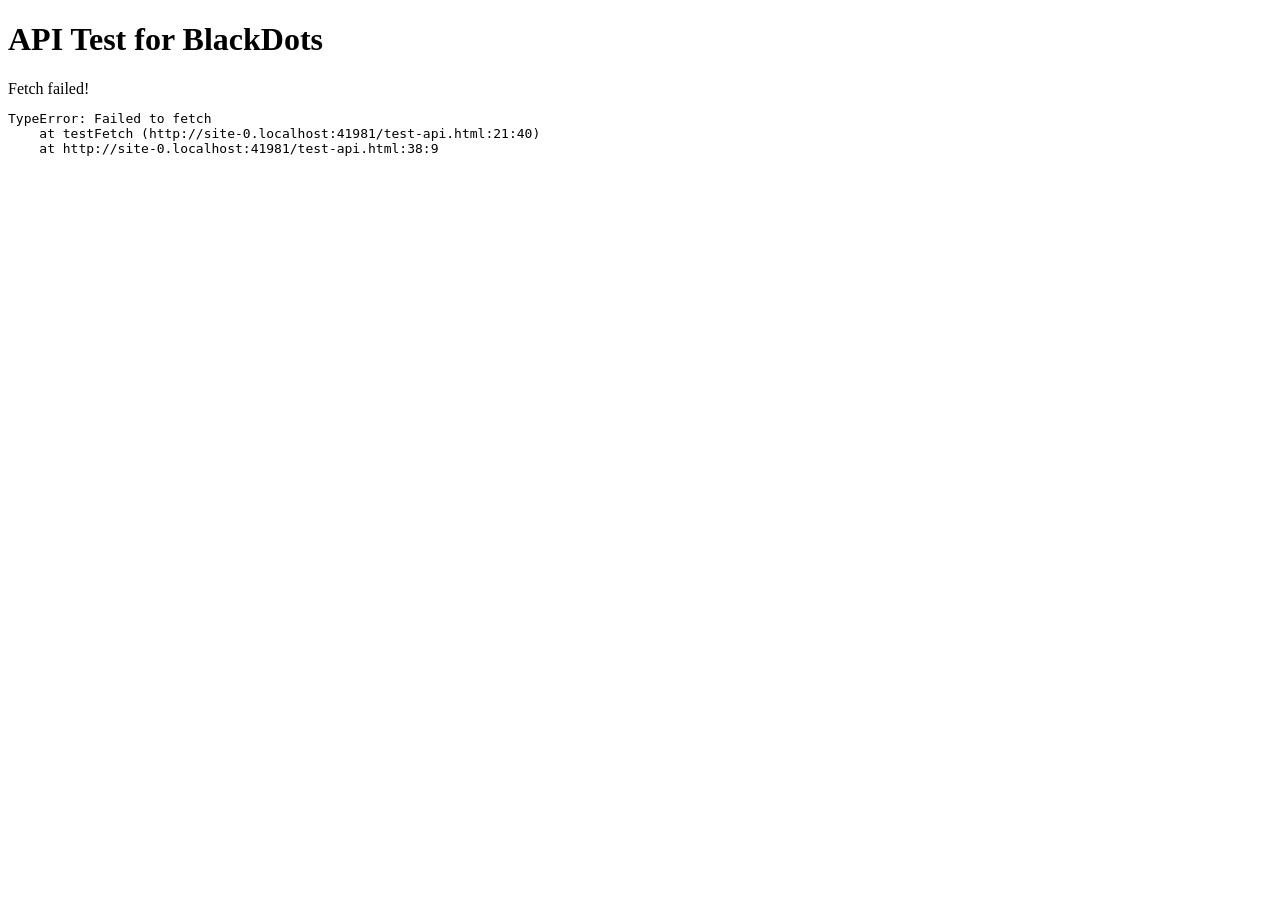
<file: test-api.html>
<!DOCTYPE html>
<html>

<head>
    <title>API Test</title>
</head>

<body>
    <h1>API Test for BlackDots</h1>
    <div id="status">Testing...</div>
    <pre id="output"></pre>

    <script>
        const API_URL = 'https://blackdots-2.onrender.com/api';
        const statusDiv = document.getElementById('status');
        const outputPre = document.getElementById('output');

        async function testFetch() {
            try {
                statusDiv.innerText = 'Fetching blogs...';
                const response = await fetch(`${API_URL}/blogs`);
                statusDiv.innerText = `Status: ${response.status} ${response.statusText}`;

                if (response.ok) {
                    const data = await response.json();
                    statusDiv.innerText += ' - Success!';
                    outputPre.innerText = JSON.stringify(data, null, 2);
                } else {
                    const errorText = await response.text();
                    outputPre.innerText = `Error Body: ${errorText}`;
                }
            } catch (err) {
                statusDiv.innerText = 'Fetch failed!';
                outputPre.innerText = err.stack;
            }
        }

        testFetch();
    </script>
</body>

</html>
</file>
<file: css/style.css>
/* ==========================================
   BlackDots Website - Main Stylesheet
   ========================================== */

:root {
    --color-black: #0a0a0a;
    --color-white: #fefefe;
    --color-gray-light: #e8e8e8;
    --color-gray: #a0a0a0;
    --color-gray-dark: #2a2a2a;
    --color-purple: #714B67;
    --color-purple-light: #875A7B;
    --color-purple-dark: #5a3a52;
}

* {
    margin: 0;
    padding: 0;
    box-sizing: border-box;
}

/* Hide scrollbar for Chrome, Safari and Opera */
*::-webkit-scrollbar {
    width: 0;
    height: 0;
    display: none;
}

/* Firefox scrollbar hide */
* {
    scrollbar-width: none;
}

/* IE and Edge scrollbar hide */
* {
    -ms-overflow-style: none;
}

html {
    width: 100%;
    overflow-x: hidden;
    overflow-y: auto;
    /* Fix for mobile 100vh issues */
    height: 100%;
    height: -webkit-fill-available;
}

body {
    font-family: 'Work Sans', sans-serif;
    color: var(--color-black);
    background: var(--color-white);
    width: 100%;
    max-width: 100vw;
    min-height: 100%;
    min-height: -webkit-fill-available;
    line-height: 1.6;
    position: relative;
    overflow-x: hidden;
    overflow-y: auto;
}

/* Universal box-sizing fix for sections and containers */
section {
    max-width: 100%;
    box-sizing: border-box;
}

/* Fix elements that might cause horizontal scroll */
img,
video,
iframe,
embed,
object {
    max-width: 100%;
    height: auto;
}

/* ==========================================
   NAVIGATION
   ========================================== */

nav {
    position: fixed;
    top: 0;
    left: 0;
    right: 0;
    width: 100%;
    z-index: 1000;
    background: rgba(255, 255, 255, 0.95);
    backdrop-filter: blur(10px);
    border-bottom: 1px solid var(--color-gray-light);
    animation: slideDown 0.6s ease-out;
    /* overflow-x: hidden !important; SILINDI - Menyu bunun ucbatindan gorunmurdu */
}

@keyframes slideDown {
    from {
        transform: translateY(-100%);
    }

    to {
        transform: translateY(0);
    }
}

.nav-container {
    max-width: 1000px;
    width: 100%;
    margin: 0 auto;
    padding: 1rem 2rem;
    display: flex;
    justify-content: space-between;
    align-items: center;
    /* overflow-x: hidden !important; SILINDI - Menyu bunun ucbatindan gorunmurdu */
}

.logo {
    font-family: 'Playfair Display', serif;
    font-size: 2rem;
    font-weight: 900;
    color: var(--color-black);
    letter-spacing: -0.02em;
    text-decoration: none;
    transition: color 0.3s ease;
}

.logo:hover {
    color: var(--color-purple);
}

.logo span {
    color: var(--color-purple);
}

.nav-links {
    display: flex;
    gap: 2rem;
    list-style: none;
    transition: all 0.3s ease;
}

.nav-links a {
    text-decoration: none;
    color: var(--color-black);
    font-weight: 500;
    font-size: 0.7rem;
    letter-spacing: 0.02em;
    transition: color 0.3s ease;
    position: relative;
}

.nav-links a::after {
    content: '';
    position: absolute;
    bottom: -5px;
    left: 0;
    width: 0;
    height: 2px;
    background: var(--color-purple);
    transition: width 0.3s ease;
}

.nav-links a:hover,
.nav-links a.active {
    color: var(--color-purple);
}

.nav-links a:hover::after,
.nav-links a.active::after {
    width: 100%;
}

/* ==========================================
   HERO SECTION
   ========================================== */

.hero {
    min-height: 90vh;
    display: flex;
    align-items: center;
    padding: 6rem 3rem 3rem;
    background: linear-gradient(135deg, var(--color-white) 0%, var(--color-gray-light) 100%);
    position: relative;
    overflow: hidden;
}

.hero::before {
    content: '';
    position: absolute;
    top: -50%;
    right: -20%;
    width: 80%;
    height: 150%;
    background: radial-gradient(circle, rgba(113, 75, 103, 0.08) 0%, transparent 70%);
    animation: float 20s ease-in-out infinite;
}

@keyframes float {

    0%,
    100% {
        transform: translateY(0) rotate(0deg);
    }

    50% {
        transform: translateY(-30px) rotate(5deg);
    }
}

.hero-container {
    max-width: 1000px;
    margin: 0 auto;
    display: grid;
    grid-template-columns: 1.2fr 0.8fr;
    gap: 2.5rem;
    align-items: center;
    position: relative;
    z-index: 1;
}

.hero-content h1 {
    font-family: "Playfair Display", serif;
    font-size: 3rem;
    font-weight: 900;
    line-height: 1.1;
    margin-bottom: 1rem;
    color: var(--color-black);
    letter-spacing: -0.03em;
    animation: fadeInUp 0.8s ease-out 0.2s both;
}

@keyframes fadeInUp {
    from {
        opacity: 0;
        transform: translateY(30px);
    }

    to {
        opacity: 1;
        transform: translateY(0);
    }
}

.hero-content h1 .highlight {
    color: var(--color-purple);
    position: relative;
    display: inline-block;
}

.hero-content p {
    font-size: 0.704rem;
    line-height: 1.8;
    color: var(--color-gray-dark);
    margin-bottom: 2rem;
    font-weight: 300;
    max-width: 384px;
    animation: fadeInUp 0.8s ease-out 0.4s both;
}

.hero-buttons {
    display: flex;
    gap: 1.5rem;
    animation: fadeInUp 0.8s ease-out 0.6s both;
}

.btn {
    padding: 0.768rem 1.6rem;
    font-size: 0.64rem;
    font-weight: 600;
    text-decoration: none;
    border: none;
    cursor: pointer;
    transition: all 0.3s ease;
    letter-spacing: 0.02em;
    border-radius: 2px;
    display: inline-block;
}

.btn-primary {
    background: var(--color-black);
    color: var(--color-white);
    position: relative;
    overflow: hidden;
}

.btn-primary::before {
    content: '';
    position: absolute;
    top: 0;
    left: -100%;
    width: 100%;
    height: 100%;
    background: var(--color-purple);
    transition: left 0.3s ease;
}

.btn-primary span {
    position: relative;
    z-index: 1;
}

.btn-primary:hover::before {
    left: 0;
}

.btn-secondary {
    background: transparent;
    color: var(--color-black);
    border: 2px solid var(--color-black);
}

.btn-secondary:hover {
    background: var(--color-black);
    color: var(--color-white);
}

.hero-visual {
    position: relative;
    animation: fadeInUp 0.8s ease-out 0.8s both;
    overflow: hidden;
}

.hero-card {
    background: var(--color-white);
    padding: 2.4rem;
    border: 1px solid var(--color-gray-light);
    box-shadow: 0 20px 60px rgba(0, 0, 0, 0.1);
    position: relative;
    overflow: hidden;
}

.hero-card::before {
    content: '';
    position: absolute;
    top: -4px;
    left: -4px;
    right: -4px;
    height: 4px;
    background: linear-gradient(90deg, var(--color-purple), var(--color-purple-light));
}

.stats {
    display: grid;
    grid-template-columns: repeat(2, 1fr);
    gap: 2rem;
    overflow: hidden;
}

.stat-item {
    text-align: center;
    overflow: hidden;
}

.stat-number {
    font-family: "Playfair Display", serif;
    font-size: 2rem;
    font-weight: 900;
    color: var(--color-purple);
    display: block;
    margin-bottom: 0.3rem;
    overflow: hidden;
}

.stat-label {
    font-size: 0.72rem;
    color: var(--color-gray);
    text-transform: uppercase;
    letter-spacing: 0.1em;
    font-weight: 500;
    overflow: hidden;
}

/* ==========================================
   PAGE HEADER
   ========================================== */

.page-header {
    padding: 12rem 3rem 4rem;
    background: linear-gradient(135deg, var(--color-black) 0%, var(--color-gray-dark) 100%);
    color: var(--color-white);
    text-align: center;
    position: relative;
    overflow: hidden;
}

.page-header::before {
    content: '';
    position: absolute;
    top: -50%;
    left: -20%;
    width: 80%;
    height: 200%;
    background: radial-gradient(circle, rgba(135, 90, 123, 0.1) 0%, transparent 70%);
    animation: float 20s ease-in-out infinite;
}

.page-header-content {
    max-width: 640px;
    margin: 0 auto;
    position: relative;
    z-index: 1;
}

.page-header h1 {
    font-family: "Playfair Display", serif;
    font-size: 2.8rem;
    font-weight: 900;
    margin-bottom: 1rem;
    line-height: 1.2;
}

.page-header p {
    font-size: 1.04rem;
    opacity: 0.9;
}

/* ==========================================
   SECTIONS
   ========================================== */

.section-header {
    max-width: 896px;
    margin: 0 auto 3.2rem;
    text-align: center;
}

.section-subtitle {
    font-size: 0.9rem;
    color: var(--color-purple-light);
    text-transform: uppercase;
    letter-spacing: 0.2em;
    margin-bottom: 1rem;
    font-weight: 600;
}

.section-title {
    font-family: "Playfair Display", serif;
    font-size: 2.4rem;
    font-weight: 900;
    line-height: 1.2;
    margin-bottom: 1rem;
    color: var(--color-black);
}

.section-description {
    color: var(--color-gray);
    max-width: 700px;
    margin: 0 auto;
    line-height: 1.8;
}

.section-cta {
    text-align: center;
    margin-top: 3rem;
}

/* ==========================================
   FEATURES SECTION
   ========================================== */

.features {
    padding: 6rem 3rem;
    background: var(--color-white);
}

.features-grid {
    max-width: 1000px;
    margin: 0 auto;
    display: grid;
    grid-template-columns: repeat(4, 1fr);
    gap: 1.2rem;
}

.feature-card {
    text-align: center;
    padding: 2.5rem 2rem;
    border: 1px solid var(--color-gray-light);
    transition: all 0.3s ease;
}

.feature-card:hover {
    border-color: var(--color-purple);
    transform: translateY(-5px);
    box-shadow: 0 10px 30px rgba(113, 75, 103, 0.15);
}

.feature-icon {
    font-size: 3rem;
    margin-bottom: 1.5rem;
}

.feature-card h3 {
    font-size: 1.3rem;
    font-weight: 600;
    margin-bottom: 1rem;
}

.feature-card p {
    color: var(--color-gray);
    line-height: 1.7;
}

/* ==========================================
   SERVICES
   ========================================== */

.services-preview {
    padding: 6rem 3rem;
    background: var(--color-gray-light);
}

.services-grid {
    max-width: 1000px;
    margin: 0 auto;
    display: grid;
    grid-template-columns: repeat(3, 1fr);
    gap: 1.2rem;
}

.service-card {
    background: var(--color-white);
    padding: 2.4rem;
    border: 1px solid rgba(0, 0, 0, 0.1);
    transition: all 0.4s ease;
    position: relative;
    overflow: hidden;
}

.service-card::before {
    content: '';
    position: absolute;
    top: 0;
    left: 0;
    width: 100%;
    height: 0;
    background: var(--color-black);
    transition: height 0.4s ease;
    z-index: 0;
}

.service-card:hover::before {
    height: 100%;
}

.service-card>* {
    position: relative;
    z-index: 1;
}

.service-card:hover {
    color: var(--color-white);
}

.service-icon {
    font-size: 3rem;
    margin-bottom: 2rem;
    display: block;
}

.service-card h3 {
    font-family: 'Playfair Display', serif;
    font-size: 1.8rem;
    margin-bottom: 1rem;
    font-weight: 700;
}

.service-card p {
    color: var(--color-gray);
    line-height: 1.7;
    margin-bottom: 2rem;
    transition: color 0.3s ease;
}

.service-card:hover p {
    color: rgba(255, 255, 255, 0.9);
}

.service-link {
    color: var(--color-purple-light);
    text-decoration: none;
    font-weight: 600;
    font-size: 0.95rem;
    letter-spacing: 0.05em;
    transition: all 0.3s ease;
}

.service-card:hover .service-link {
    color: var(--color-white);
}

/* Services Detail Page */
.services-detail {
    padding: 4rem 3rem;
    background: var(--color-white);
}

.service-detail-item {
    max-width: 1120px;
    margin: 0 auto 4.8rem;
    padding: 3.2rem 0;
}

.service-detail-item:not(:last-child) {
    border-bottom: 1px solid var(--color-gray-light);
}

.service-detail-content {
    display: grid;
    grid-template-columns: 1.2fr 0.8fr;
    gap: 4rem;
    align-items: start;
}

.service-detail-item.reverse .service-detail-content {
    grid-template-columns: 0.8fr 1.2fr;
}

.service-detail-item.reverse .service-detail-text {
    order: 2;
}

.service-detail-item.reverse .service-detail-visual {
    order: 1;
}

.service-icon-large {
    font-size: 4rem;
    display: block;
    margin-bottom: 1.5rem;
}

.service-detail-text h2 {
    font-family: 'Playfair Display', serif;
    font-size: 2.8rem;
    margin-bottom: 1.5rem;
    font-weight: 900;
}

.service-intro {
    font-size: 1.2rem;
    line-height: 1.8;
    color: var(--color-gray-dark);
    margin-bottom: 2.5rem;
}

.service-features h4 {
    font-size: 1.1rem;
    font-weight: 600;
    margin-bottom: 1rem;
    text-transform: uppercase;
    letter-spacing: 0.05em;
}

.service-features ul {
    list-style: none;
    margin-bottom: 2.5rem;
}

.service-features li {
    padding: 0.8rem 0;
    padding-left: 2rem;
    position: relative;
    line-height: 1.7;
}

.service-features li::before {
    content: '✓';
    position: absolute;
    left: 0;
    color: var(--color-purple);
    font-weight: bold;
}

.visual-card {
    background: var(--color-gray-light);
    padding: 2.5rem;
    border: 1px solid rgba(0, 0, 0, 0.1);
}

.visual-card h4 {
    font-size: 1.2rem;
    font-weight: 600;
    margin-bottom: 1.5rem;
}

.timeline {
    display: flex;
    flex-direction: column;
    gap: 1.5rem;
}

.timeline-item {
    display: flex;
    align-items: center;
    gap: 1rem;
}

.timeline-item span {
    width: 40px;
    height: 40px;
    background: var(--color-purple);
    color: var(--color-white);
    border-radius: 50%;
    display: flex;
    align-items: center;
    justify-content: center;
    font-weight: 700;
    flex-shrink: 0;
}

.tech-stack,
.migration-systems,
.training-formats,
.industries {
    display: flex;
    flex-wrap: wrap;
    gap: 0.8rem;
}

.tech-item {
    padding: 0.6rem 1.2rem;
    background: var(--color-white);
    border: 1px solid var(--color-gray);
    font-size: 0.9rem;
    font-weight: 500;
}

.migration-systems p,
.industries p {
    width: 100%;
    padding: 0.8rem 0;
    border-bottom: 1px solid rgba(0, 0, 0, 0.1);
}

.migration-systems p:last-child,
.industries p:last-child {
    border-bottom: none;
}

.format-item {
    padding: 1.5rem;
    background: var(--color-white);
    margin-bottom: 1rem;
}

.format-item strong {
    display: block;
    font-size: 1.1rem;
    margin-bottom: 0.5rem;
    color: var(--color-purple);
}

.support-sla {
    display: flex;
    flex-direction: column;
    gap: 1rem;
}

.sla-item {
    padding: 1.5rem;
    background: var(--color-white);
    display: flex;
    justify-content: space-between;
    align-items: center;
}

.sla-item.critical {
    border-left: 4px solid #d32f2f;
}

.sla-item.high {
    border-left: 4px solid #f57c00;
}

.sla-item.normal {
    border-left: 4px solid #388e3c;
}

.sla-item strong {
    font-size: 1.1rem;
}

.sla-item span {
    font-size: 1.3rem;
    font-weight: 700;
    color: var(--color-purple);
}

/* ==========================================
   APPS PAGE
   ========================================== */

.apps-categories {
    padding: 4rem 3rem;
    background: var(--color-white);
}

.apps-container {
    max-width: 1000px;
    margin: 0 auto;
}

.app-category {
    margin-bottom: 5rem;
}

.category-title {
    font-family: 'Playfair Display', serif;
    font-size: 2.5rem;
    font-weight: 900;
    margin-bottom: 2.5rem;
    padding-bottom: 1rem;
    border-bottom: 2px solid var(--color-purple);
}

.apps-grid {
    display: grid;
    grid-template-columns: repeat(3, 1fr);
    gap: 1.6rem;
}

.app-card-detailed {
    background: var(--color-white);
    padding: 2.5rem;
    border: 1px solid var(--color-gray-light);
    transition: all 0.3s ease;
}

.app-card-detailed:hover {
    border-color: var(--color-purple);
    transform: translateY(-5px);
    box-shadow: 0 10px 30px rgba(113, 75, 103, 0.15);
}

.app-icon-large {
    font-size: 3rem;
    display: block;
    margin-bottom: 1.5rem;
}

.app-card-detailed h3 {
    font-size: 1.5rem;
    font-weight: 700;
    margin-bottom: 1rem;
}

.app-card-detailed p {
    color: var(--color-gray-dark);
    line-height: 1.7;
    margin-bottom: 1.5rem;
}

.app-features {
    display: flex;
    flex-direction: column;
    gap: 0.5rem;
}

.app-features span {
    font-size: 0.85rem;
    color: var(--color-gray);
}

.integration-section {
    padding: 6rem 3rem;
    background: var(--color-gray-light);
}

.integration-grid {
    max-width: 1000px;
    margin: 0 auto;
    display: grid;
    grid-template-columns: repeat(3, 1fr);
    gap: 1.2rem;
}

.integration-item {
    background: var(--color-white);
    padding: 2.5rem;
    text-align: center;
    border: 1px solid rgba(0, 0, 0, 0.1);
}

.integration-item h4 {
    font-size: 1.2rem;
    font-weight: 600;
    margin-bottom: 1rem;
    color: var(--color-purple);
}

.integration-item p {
    color: var(--color-gray);
    line-height: 1.6;
}

/* ==========================================
   ABOUT PAGE
   ========================================== */

.about-story {
    padding: 6rem 3rem;
    background: var(--color-white);
}

.about-container {
    max-width: 1000px;
    margin: 0 auto;
}

.story-content {
    display: grid;
    grid-template-columns: 1.5fr 1fr;
    gap: 4rem;
    align-items: start;
}

.story-text h2 {
    font-family: 'Playfair Display', serif;
    font-size: 2rem;
    font-weight: 900;
    margin-bottom: 1.6rem;
}

.story-text p {
    font-size: 1.1rem;
    line-height: 1.9;
    color: var(--color-gray-dark);
    margin-bottom: 1.2rem;
}

.story-stats {
    display: grid;
    grid-template-columns: repeat(2, 1fr);
    gap: 2rem;
}

.stat-box {
    background: var(--color-gray-light);
    padding: 2.5rem;
    text-align: center;
    border: 1px solid rgba(0, 0, 0, 0.1);
}

.stat-box h3 {
    font-family: "Playfair Display", serif;
    font-size: 2.4rem;
    font-weight: 900;
    color: var(--color-purple);
    margin-bottom: 0.3rem;
}

.stat-box p {
    font-size: 0.76rem;
    color: var(--color-gray);
    text-transform: uppercase;
    letter-spacing: 0.1em;
}

.values-section {
    padding: 6rem 3rem;
    background: var(--color-gray-light);
}

.values-grid {
    max-width: 1000px;
    margin: 0 auto;
    display: grid;
    grid-template-columns: repeat(3, 1fr);
    gap: 1.2rem;
}

.value-card {
    background: var(--color-white);
    padding: 2.5rem;
    border: 1px solid rgba(0, 0, 0, 0.1);
}

.value-icon {
    font-size: 3rem;
    margin-bottom: 1.5rem;
}

.value-card h3 {
    font-size: 1.3rem;
    font-weight: 700;
    margin-bottom: 1rem;
}

.value-card p {
    color: var(--color-gray-dark);
    line-height: 1.7;
}

.team-section {
    padding: 6rem 3rem;
    background: var(--color-white);
}

.team-grid {
    max-width: 1000px;
    margin: 0 auto;
    display: grid;
    grid-template-columns: repeat(4, 1fr);
    gap: 1.2rem;
}

.team-member {
    text-align: center;
}

.member-photo {
    width: 150px;
    height: 150px;
    margin: 0 auto 1.5rem;
    border-radius: 50%;
    background: var(--color-gray-light);
    display: flex;
    align-items: center;
    justify-content: center;
    overflow: hidden;
}

.member-initial {
    font-family: 'Playfair Display', serif;
    font-size: 3rem;
    font-weight: 900;
    color: var(--color-purple);
}

.team-member h4 {
    font-size: 1.2rem;
    font-weight: 700;
    margin-bottom: 0.5rem;
}

.member-role {
    color: var(--color-purple);
    font-weight: 600;
    font-size: 0.9rem;
    margin-bottom: 0.8rem;
}

.member-bio {
    color: var(--color-gray);
    font-size: 0.9rem;
    line-height: 1.6;
}

.partners-section {
    padding: 6rem 3rem;
    background: var(--color-black);
    color: var(--color-white);
}

.partners-section .section-subtitle {
    color: var(--color-purple-light);
    font-size: 1.1rem;
}

.partners-section .section-title {
    color: var(--color-white);
    font-size: 2.5rem;
}

.partners-content {
    max-width: 1000px;
    margin: 0 auto;
    display: grid;
    grid-template-columns: 0.8fr 1.2fr;
    gap: 2.5rem;
    align-items: center;
    background: #2a2a2a;
    padding: 2.5rem;
    border-radius: 10px;
}

.partner-badge-large {
    background: transparent;
    padding: 2rem;
    text-align: center;
    border: none;
}

.badge-icon {
    font-size: 6rem;
    margin-bottom: 1.5rem;
}

.partner-badge-large h3 {
    font-family: 'Playfair Display', serif;
    font-size: 2.5rem;
    font-weight: 900;
    margin-bottom: 1rem;
    color: white;
}

.partner-badge-large p {
    font-size: 1.2rem;
    color: rgba(255, 255, 255, 0.9);
}

.partnership-text h4 {
    font-size: 1.8rem;
    font-weight: 700;
    margin-bottom: 1.5rem;
    color: white;
}

.partnership-text p {
    font-size: 1.1rem;
    line-height: 1.8;
    margin-bottom: 1.5rem;
    color: rgba(255, 255, 255, 0.9);
}

.partnership-text ul {
    list-style: none;
    margin: 1.5rem 0;
}

.partnership-text li {
    font-size: 1.1rem;
    padding: 0.8rem 0;
    color: rgba(255, 255, 255, 0.9);
}

.industries-section {
    padding: 6rem 3rem;
    background: var(--color-gray-light);
}

.industries-grid {
    max-width: 1000px;
    margin: 0 auto;
    display: grid;
    grid-template-columns: repeat(3, 1fr);
    gap: 1.2rem;
}

.industry-card {
    background: var(--color-white);
    padding: 2.5rem;
    text-align: center;
    border: 1px solid rgba(0, 0, 0, 0.1);
    transition: all 0.3s ease;
}

.industry-card:hover {
    border-color: var(--color-purple);
    transform: translateY(-5px);
    box-shadow: 0 10px 30px rgba(113, 75, 103, 0.15);
}

.industry-icon {
    font-size: 3rem;
    margin-bottom: 1.5rem;
    display: block;
}

.industry-card h4 {
    font-size: 1.2rem;
    font-weight: 700;
    margin-bottom: 0.8rem;
}

.industry-card p {
    color: var(--color-gray);
    line-height: 1.6;
}

/* ==========================================
   CONTACT PAGE
   ========================================== */

.contact-section {
    padding: 4rem 3rem;
    background: var(--color-white);
}

.contact-container {
    max-width: 1000px;
    margin: 0 auto;
    display: grid;
    grid-template-columns: 1.5fr 1fr;
    gap: 2.5rem;
}

.contact-form-area h2 {
    font-family: 'Playfair Display', serif;
    font-size: 2.5rem;
    font-weight: 900;
    margin-bottom: 1rem;
}

.form-description {
    color: var(--color-gray);
    margin-bottom: 2.5rem;
    line-height: 1.7;
}

.contact-form {
    display: flex;
    flex-direction: column;
    gap: 1.5rem;
}

.form-row {
    display: grid;
    grid-template-columns: repeat(2, 1fr);
    gap: 1.5rem;
}

.form-group {
    display: flex;
    flex-direction: column;
}

.form-group label {
    font-weight: 600;
    margin-bottom: 0.5rem;
    font-size: 0.95rem;
}

.form-group input,
.form-group select,
.form-group textarea {
    padding: 1rem;
    border: 1px solid var(--color-gray-light);
    font-family: 'Work Sans', sans-serif;
    font-size: 1rem;
    transition: border-color 0.3s ease;
    background: var(--color-white);
}

.form-group input:focus,
.form-group select:focus,
.form-group textarea:focus {
    outline: none;
    border-color: var(--color-purple);
}

.contact-info-area {
    display: flex;
    flex-direction: column;
    gap: 2rem;
}

.contact-info-card {
    background: var(--color-gray-light);
    padding: 2.5rem;
    border: 1px solid rgba(0, 0, 0, 0.1);
}

.contact-info-card h3 {
    font-size: 1.5rem;
    font-weight: 700;
    margin-bottom: 2rem;
}

.info-item {
    display: flex;
    gap: 1.5rem;
    margin-bottom: 2rem;
}

.info-item:last-child {
    margin-bottom: 0;
}

.info-icon {
    font-size: 2rem;
    flex-shrink: 0;
}

.info-content h4 {
    font-size: 1.1rem;
    font-weight: 600;
    margin-bottom: 0.5rem;
}

.info-content p {
    color: var(--color-gray-dark);
    line-height: 1.6;
}

.info-content a {
    color: var(--color-gray-dark);
    text-decoration: none;
    transition: color 0.3s ease;
}

.info-content a:hover {
    color: var(--color-purple);
}

.quick-contact {
    background: var(--color-black);
    color: var(--color-white);
    padding: 2.5rem;
}

.quick-contact h4 {
    font-size: 1.2rem;
    font-weight: 700;
    margin-bottom: 1rem;
}

.quick-contact p {
    margin-bottom: 1.5rem;
    opacity: 0.9;
}

.quick-buttons {
    display: flex;
    flex-direction: column;
    gap: 1rem;
}

.quick-btn {
    padding: 1rem;
    text-align: center;
    text-decoration: none;
    font-weight: 600;
    transition: all 0.3s ease;
    display: flex;
    align-items: center;
    justify-content: center;
    gap: 0.8rem;
}

.quick-btn.whatsapp {
    background: #25D366;
    color: var(--color-white);
}

.quick-btn.phone {
    background: var(--color-purple);
    color: var(--color-white);
}

.quick-btn:hover {
    transform: translateY(-2px);
    box-shadow: 0 5px 15px rgba(0, 0, 0, 0.2);
}

.map-section {
    height: 400px;
    background: var(--color-gray-light);
    position: relative;
}

.map-placeholder {
    width: 100%;
    height: 100%;
    background: linear-gradient(135deg, var(--color-gray-light) 0%, var(--color-gray) 100%);
    display: flex;
    align-items: center;
    justify-content: center;
}

.map-overlay {
    background: rgba(255, 255, 255, 0.95);
    padding: 3rem;
    text-align: center;
    max-width: 400px;
}

.map-overlay h3 {
    font-size: 1.8rem;
    font-weight: 700;
    margin-bottom: 1rem;
}

.map-overlay p {
    color: var(--color-gray-dark);
    margin-bottom: 1.5rem;
}

.map-link {
    color: var(--color-purple);
    text-decoration: none;
    font-weight: 600;
    transition: color 0.3s ease;
}

.map-link:hover {
    color: var(--color-purple-dark);
}

/* ==========================================
   PATH IDENTIFICATION SECTION
   ========================================== */

.path-section {
    padding: 6rem 3rem;
    background: linear-gradient(135deg, #f8f9fa 0%, #ffffff 100%);
}

.path-container {
    max-width: 1000px;
    margin: 0 auto;
}

.path-header {
    text-align: center;
    margin-bottom: 4rem;
}

.path-title {
    font-family: 'Playfair Display', serif;
    font-size: 2.4rem;
    font-weight: 900;
    color: var(--color-black);
    margin-bottom: 0.8rem;
    letter-spacing: -0.02em;
}

.path-subtitle {
    font-family: 'Playfair Display', serif;
    font-size: 1.76rem;
    font-weight: 700;
    color: var(--color-purple);
    margin-bottom: 0;
}

.path-grid {
    display: grid;
    grid-template-columns: repeat(3, 1fr);
    gap: 1.5rem;
    justify-items: center;
}

.path-card {
    background: white;
    border-radius: 16px;
    padding: 2.5rem;
    text-align: center;
    box-shadow: 0 4px 20px rgba(0, 0, 0, 0.08);
    border: 1px solid var(--color-gray-light);
    transition: all 0.3s cubic-bezier(0.4, 0, 0.2, 1);
    display: flex;
    flex-direction: column;
    gap: 1.5rem;
}

.path-card:hover {
    transform: translateY(-8px);
    box-shadow: 0 12px 40px rgba(113, 75, 103, 0.15);
    border-color: var(--color-purple);
}

.path-icon {
    font-size: 3.5rem;
    display: block;
}

.path-card h4 {
    font-size: 1.4rem;
    font-weight: 700;
    color: var(--color-black);
    margin: 0;
    line-height: 1.3;
}

.path-description {
    font-size: 0.95rem;
    color: var(--color-gray-dark);
    line-height: 1.7;
    margin: 0;
    flex-grow: 1;
}

.path-card .btn {
    align-self: center;
    margin-top: auto;
}

/* Responsive Path Section */
@media (max-width: 768px) {
    .path-section {
        padding: 4rem 1.5rem;
    }

    .path-title {
        font-size: 2rem;
    }

    .path-subtitle {
        font-size: 1.5rem;
    }

    .path-grid {
        grid-template-columns: 1fr;
    }
}

.faq-section {
    padding: 6rem 3rem;
    background: var(--color-white);
}

.faq-container {
    max-width: 720px;
    margin: 0 auto;
}

.faq-item {
    border: 1px solid var(--color-gray-light);
    margin-bottom: 1.5rem;
    transition: all 0.3s ease;
    overflow: hidden;
}

.faq-item:hover {
    border-color: var(--color-purple);
    box-shadow: 0 5px 15px rgba(113, 75, 103, 0.1);
}

.faq-question {
    width: 100%;
    padding: 2rem;
    background: var(--color-white);
    border: none;
    text-align: left;
    font-size: 1.2rem;
    font-weight: 700;
    color: var(--color-black);
    cursor: pointer;
    display: flex;
    justify-content: space-between;
    align-items: center;
    transition: all 0.3s ease;
}

.faq-question:hover {
    background: var(--color-gray-light);
}

.faq-toggle {
    font-size: 1.5rem;
    font-weight: 700;
    color: var(--color-purple);
    transition: transform 0.3s ease;
    margin-left: 1rem;
    flex-shrink: 0;
}

.faq-item.active .faq-toggle {
    transform: rotate(45deg);
}

.faq-answer {
    max-height: 0;
    overflow: hidden;
    transition: max-height 0.3s ease;
    background: var(--color-gray-light);
}

.faq-item.active .faq-answer {
    max-height: 500px;
}

.faq-answer p {
    padding: 0 2rem 2rem 2rem;
    color: var(--color-gray-dark);
    line-height: 1.8;
}

/* ==========================================
   TESTIMONIALS
   ========================================== */

.testimonials {
    padding: 6rem 3rem;
    background: var(--color-white);
}

.testimonials-grid {
    max-width: 1000px;
    margin: 0 auto;
    display: grid;
    grid-template-columns: repeat(2, 1fr);
    gap: 2rem;
}

.testimonial-card {
    background: var(--color-gray-light);
    padding: 3rem;
    border: 1px solid rgba(0, 0, 0, 0.1);
    position: relative;
}

.testimonial-card::before {
    content: '"';
    position: absolute;
    top: 1.5rem;
    left: 2rem;
    font-family: 'Playfair Display', serif;
    font-size: 6rem;
    color: var(--color-purple);
    opacity: 0.15;
    line-height: 1;
}

.testimonial-quote {
    font-size: 1.2rem;
    line-height: 1.8;
    color: var(--color-black);
    margin-bottom: 2rem;
    font-style: italic;
    position: relative;
    z-index: 1;
}

.testimonial-author {
    display: flex;
    align-items: center;
    gap: 1rem;
}

.author-avatar {
    width: 60px;
    height: 60px;
    border-radius: 50%;
    background: var(--color-purple);
    display: flex;
    align-items: center;
    justify-content: center;
    color: var(--color-white);
    font-weight: 700;
    font-size: 1.3rem;
    flex-shrink: 0;
}

.author-info h5 {
    font-size: 1.1rem;
    font-weight: 600;
    margin-bottom: 0.3rem;
}

.author-info p {
    color: var(--color-gray);
    font-size: 0.9rem;
}

/* ==========================================
   CTA SECTION
   ========================================== */

.cta {
    padding: 8rem 3rem;
    background: var(--color-purple);
    color: var(--color-white);
    text-align: center;
    position: relative;
    overflow: hidden;
}

.cta::before {
    content: '';
    position: absolute;
    top: 0;
    left: 0;
    right: 0;
    bottom: 0;
    background:
        repeating-linear-gradient(45deg,
            transparent,
            transparent 10px,
            rgba(0, 0, 0, 0.03) 10px,
            rgba(0, 0, 0, 0.03) 20px);
}

.cta-content {
    max-width: 800px;
    margin: 0 auto;
    position: relative;
    z-index: 1;
}

.cta h2 {
    font-family: 'Playfair Display', serif;
    font-size: 3.5rem;
    font-weight: 900;
    margin-bottom: 2rem;
    line-height: 1.2;
}

.cta p {
    font-size: 1.3rem;
    margin-bottom: 3rem;
    opacity: 0.95;
    line-height: 1.7;
}

.btn-white {
    background: var(--color-white);
    color: var(--color-purple);
    padding: 1.5rem 3rem;
    font-size: 1.1rem;
    font-weight: 700;
    text-decoration: none;
    display: inline-block;
    transition: all 0.3s ease;
    letter-spacing: 0.05em;
}

.btn-white:hover {
    background: var(--color-black);
    color: var(--color-white);
    transform: translateY(-3px);
    box-shadow: 0 10px 30px rgba(0, 0, 0, 0.3);
}

/* ==========================================
   FOOTER
   ========================================== */

footer {
    background: var(--color-black);
    color: var(--color-white);
    padding: 5rem 3rem 3rem;
}

.footer-container {
    max-width: 1400px;
    margin: 0 auto;
    display: grid;
    grid-template-columns: 2fr 1fr 1fr 1fr;
    gap: 4rem;
    margin-bottom: 4rem;
}

.footer-brand {
    font-family: 'Playfair Display', serif;
    font-size: 2.5rem;
    font-weight: 900;
    margin-bottom: 1.5rem;
}

.footer-brand span {
    color: var(--color-purple-light);
}

.footer-about {
    color: var(--color-gray);
    line-height: 1.8;
    margin-bottom: 2rem;
}

.footer-section h4 {
    font-size: 1.1rem;
    font-weight: 600;
    margin-bottom: 1.5rem;
    text-transform: uppercase;
    letter-spacing: 0.1em;
}

.footer-links {
    list-style: none;
}

.footer-links li {
    margin-bottom: 0.8rem;
}

.footer-links a {
    color: var(--color-gray);
    text-decoration: none;
    transition: color 0.3s ease;
}

.footer-links a:hover {
    color: var(--color-purple-light);
}

.footer-bottom {
    max-width: 1400px;
    margin: 0 auto;
    padding-top: 3rem;
    border-top: 1px solid rgba(255, 255, 255, 0.1);
    text-align: center;
    color: var(--color-gray);
    font-size: 0.9rem;
}

.odoo-badge {
    display: inline-block;
    margin-top: 2rem;
    padding: 0.8rem 2rem;
    background: var(--color-purple-dark);
    color: var(--color-white);
    font-weight: 600;
    letter-spacing: 0.1em;
    font-size: 0.85rem;
    border-radius: 2px;
}

/* ==========================================
   RESPONSIVE
   ========================================== */

@media (max-width: 1200px) {
    .hero-container {
        grid-template-columns: 1fr;
        gap: 3rem;
    }

    .hero-content h1 {
        font-size: 4rem;
    }

    .services-grid,
    .apps-grid,
    .values-grid {
        grid-template-columns: repeat(2, 1fr);
    }

    .team-grid {
        grid-template-columns: repeat(2, 1fr);
    }

    .service-detail-content,
    .service-detail-item.reverse .service-detail-content {
        grid-template-columns: 1fr;
    }

    .service-detail-item.reverse .service-detail-text,
    .service-detail-item.reverse .service-detail-visual {
        order: initial;
    }

    .story-content,
    .partners-content,
    .contact-container {
        grid-template-columns: 1fr;
    }
}

@media (max-width: 768px) {
    .nav-container {
        padding: 1.5rem;
    }

    /* nav-links display: none silindi - mobile-responsive.css idarə edir */

    .hero {
        padding: 6rem 1.5rem 3rem;
    }

    .hero-content h1 {
        font-size: 3rem;
    }

    .page-header h1 {
        font-size: 2.5rem;
    }

    .section-title {
        font-size: 2.5rem;
    }

    .cta h2 {
        font-size: 2.5rem;
    }

    .services-grid,
    .apps-grid,
    .testimonials-grid,
    .features-grid,
    .values-grid,
    .integration-grid,
    .industries-grid,
    .team-grid {
        grid-template-columns: 1fr;
    }

    .footer-container {
        grid-template-columns: 1fr;
        gap: 2rem;
    }

    .form-row {
        grid-template-columns: 1fr;
    }

    .stats {
        grid-template-columns: repeat(2, 1fr);
        gap: 1.5rem;
    }
}

@media (max-width: 480px) {
    .hero-content h1 {
        font-size: 2.5rem;
    }

    .page-header h1 {
        font-size: 2rem;
    }

    .section-title {
        font-size: 2rem;
    }

    .hero-buttons {
        flex-direction: column;
    }

    .btn {
        width: 100%;
        text-align: center;
    }
}

/* ==========================================
   FAQ ACCORDION SECTION
   ========================================== */

.faq-accordion-section {
    padding: 6rem 3rem;
    background: linear-gradient(to bottom, #f8f9fa 0%, #ffffff 100%);
}

.faq-accordion-container {
    max-width: 1000px;
    margin: 0 auto;
}

.faq-accordion-header {
    text-align: center;
    margin-bottom: 4rem;
}

/* FAQ Accordion Grid */
.faq-accordion-grid {
    display: grid;
    grid-template-columns: repeat(auto-fit, minmax(400px, 1fr));
    gap: 1.5rem;
}

/* FAQ Accordion Item */
.faq-accordion-item {
    background: white;
    border-radius: 16px;
    box-shadow: 0 4px 20px rgba(0, 0, 0, 0.06);
    overflow: hidden;
    transition: all 0.3s cubic-bezier(0.4, 0, 0.2, 1);
    border: 1px solid var(--color-gray-light);
}

.faq-accordion-item:hover {
    box-shadow: 0 8px 30px rgba(0, 0, 0, 0.12);
    transform: translateY(-4px);
}

.faq-accordion-question {
    display: flex;
    align-items: center;
    padding: 1.75rem;
    cursor: pointer;
    gap: 1.25rem;
    position: relative;
    transition: all 0.3s ease;
}

.faq-accordion-item:hover .faq-accordion-question {
    background: linear-gradient(135deg, rgba(113, 75, 103, 0.03) 0%, rgba(135, 90, 123, 0.03) 100%);
}

.faq-accordion-icon {
    flex-shrink: 0;
    width: 60px;
    height: 60px;
    display: flex;
    align-items: center;
    justify-content: center;
    background: linear-gradient(135deg, rgba(113, 75, 103, 0.1) 0%, rgba(135, 90, 123, 0.1) 100%);
    border-radius: 12px;
    transition: all 0.3s ease;
}

.faq-accordion-icon svg {
    width: 35px;
    height: 35px;
}

.faq-accordion-item.active .faq-accordion-icon,
.faq-accordion-item:hover .faq-accordion-icon {
    transform: scale(1.1) rotate(5deg);
}

.faq-accordion-title {
    flex: 1;
}

.faq-accordion-title h3 {
    font-size: 1.4rem;
    color: var(--color-black);
    margin-bottom: 0.3rem;
    font-family: 'Work Sans', sans-serif;
    font-weight: 600;
}

.faq-accordion-subtitle {
    font-size: 0.9rem;
    color: var(--color-gray);
    font-weight: 400;
}

.faq-accordion-toggle {
    flex-shrink: 0;
    width: 35px;
    height: 35px;
    display: flex;
    align-items: center;
    justify-content: center;
    background: linear-gradient(135deg, var(--color-purple), var(--color-purple-light));
    color: white;
    border-radius: 50%;
    font-size: 1.5rem;
    font-weight: 300;
    transition: all 0.3s ease;
    line-height: 1;
}

.faq-accordion-item.active .faq-accordion-toggle {
    transform: rotate(45deg);
    background: linear-gradient(135deg, var(--color-purple-light), var(--color-purple-dark));
}

/* ==========================================
   TEKLIFLERIMIZ / OFFERS PAGE
   ========================================== */

.offer-core-services {
    padding: 6rem 3rem;
    background: var(--color-white);
}

.offer-container {
    max-width: 1000px;
    margin: 0 auto;
}

.offer-service-item {
    display: grid;
    grid-template-columns: 1fr 1fr;
    gap: 4rem;
    align-items: center;
    margin-bottom: 5rem;
}

.offer-service-item.reverse {
    grid-template-columns: 1fr 1fr;
}

.offer-service-item.reverse .offer-service-content {
    order: 2;
}

.offer-service-item.reverse .offer-service-image {
    order: 1;
}

.offer-service-content h3 {
    font-family: 'Playfair Display', serif;
    font-size: 2.2rem;
    font-weight: 700;
    color: var(--color-black);
    margin-bottom: 1.5rem;
    line-height: 1.3;
}

.offer-service-content p {
    font-size: 1.05rem;
    color: var(--color-gray-dark);
    line-height: 1.8;
    margin-bottom: 1rem;
}

.offer-service-image {
    display: flex;
    align-items: center;
    justify-content: center;
}

.service-image-placeholder {
    width: 100%;
    max-width: 400px;
    aspect-ratio: 1;
    background: linear-gradient(135deg, rgba(113, 75, 103, 0.1) 0%, rgba(135, 90, 123, 0.1) 100%);
    border-radius: 16px;
    display: flex;
    align-items: center;
    justify-content: center;
    font-size: 4rem;
}

/* Complete Services Grid */
.offer-complete-services {
    padding: 6rem 3rem;
    background: linear-gradient(135deg, #f8f9fa 0%, #ffffff 100%);
}

.services-grid-4 {
    display: grid;
    grid-template-columns: repeat(auto-fit, minmax(280px, 1fr));
    gap: 2rem;
    margin-top: 3rem;
}

.service-box {
    background: white;
    padding: 2rem;
    border-radius: 12px;
    box-shadow: 0 2px 10px rgba(0, 0, 0, 0.06);
    border: 1px solid var(--color-gray-light);
    transition: all 0.3s ease;
    text-align: center;
}

.service-box:hover {
    transform: translateY(-8px);
    box-shadow: 0 8px 25px rgba(113, 75, 103, 0.15);
    border-color: var(--color-purple);
}

.service-box-icon {
    font-size: 3rem;
    margin-bottom: 1rem;
    display: block;
}

.service-box h4 {
    font-size: 1.2rem;
    font-weight: 700;
    color: var(--color-black);
    margin-bottom: 0.8rem;
}

.service-box p {
    font-size: 0.95rem;
    color: var(--color-gray-dark);
    line-height: 1.6;
}

/* Journey Section */
.offer-journey {
    padding: 6rem 3rem;
    background: var(--color-white);
}

.journey-steps {
    display: grid;
    grid-template-columns: repeat(auto-fit, minmax(250px, 1fr));
    gap: 2rem;
    margin-top: 3rem;
    margin-bottom: 3rem;
}

.journey-step {
    background: linear-gradient(135deg, rgba(113, 75, 103, 0.05) 0%, rgba(135, 90, 123, 0.05) 100%);
    padding: 2.5rem 2rem;
    border-radius: 12px;
    border-left: 4px solid var(--color-purple);
    position: relative;
}

.step-number {
    font-family: 'Playfair Display', serif;
    font-size: 2.5rem;
    font-weight: 700;
    color: var(--color-purple);
    margin-bottom: 1rem;
}

.journey-step h4 {
    font-size: 1.2rem;
    font-weight: 700;
    color: var(--color-black);
    margin-bottom: 1rem;
}

.journey-step p {
    font-size: 0.95rem;
    color: var(--color-gray-dark);
    line-height: 1.7;
}

.journey-cta {
    text-align: center;
}

/* Methodology Section */
.offer-methodology {
    padding: 6rem 3rem;
    background: linear-gradient(135deg, #f8f9fa 0%, #ffffff 100%);
}

.methodology-subtitle {
    font-size: 1.1rem;
    color: var(--color-gray-dark);
    max-width: 800px;
    margin: 2rem auto 0;
    text-align: center;
}

/* Methodology Tabbed Interface */
.methodology-wrapper {
    margin-top: 3rem;
    background: white;
    border-radius: 16px;
    overflow: hidden;
    box-shadow: 0 4px 20px rgba(0, 0, 0, 0.08);
}

.methodology-tabs {
    display: flex;
    gap: 0.5rem;
    background: linear-gradient(135deg, #714B67 0%, #875A7B 100%);
    padding: 1.5rem;
    flex-wrap: nowrap;
    align-items: stretch;
    overflow-x: auto;
    scroll-behavior: smooth;
}

.methodology-tabs::-webkit-scrollbar {
    height: 8px;
}

.methodology-tabs::-webkit-scrollbar-track {
    background: rgba(255, 255, 255, 0.1);
    border-radius: 10px;
}

.methodology-tabs::-webkit-scrollbar-thumb {
    background: rgba(255, 255, 255, 0.4);
    border-radius: 10px;
}

.methodology-tabs::-webkit-scrollbar-thumb:hover {
    background: rgba(255, 255, 255, 0.6);
}

.methodology-tab {
    padding: 1.25rem 1.5rem;
    background: rgba(255, 255, 255, 0.15);
    border: none;
    color: white;
    cursor: pointer;
    font-weight: 600;
    font-size: 0.85rem;
    text-align: center;
    transition: all 0.3s ease;
    position: relative;
    text-transform: uppercase;
    letter-spacing: 0.8px;
    border-radius: 12px;
    flex: 1;
    white-space: nowrap;
    display: flex;
    align-items: center;
    justify-content: center;
}

.methodology-tab:hover {
    background: rgba(255, 255, 255, 0.25);
    transform: translateY(-2px);
}

.methodology-tab.active {
    background: white;
    color: #714B67;
    font-weight: 700;
    box-shadow: 0 4px 12px rgba(0, 0, 0, 0.15);
}

.methodology-tab.active span {
    font-weight: 700;
}

.methodology-content {
    padding: 0;
    position: relative;
}

.phase-content {
    display: none;
    opacity: 0;
    transition: opacity 0.3s ease;
}

.phase-content.active {
    display: block;
    opacity: 1;
}

.phase-inner {
    display: grid;
    grid-template-columns: 1fr 1.2fr;
    gap: 3rem;
    padding: 3rem;
    align-items: center;
}

.phase-image {
    display: flex;
    align-items: center;
    justify-content: center;
}

.phase-image-placeholder {
    width: 100%;
    max-width: 300px;
    aspect-ratio: 1;
    background: linear-gradient(135deg, rgba(113, 75, 103, 0.1) 0%, rgba(135, 90, 123, 0.1) 100%);
    border-radius: 12px;
    display: flex;
    align-items: center;
    justify-content: center;
    font-size: 3.5rem;
}

.phase-text h3 {
    font-family: 'Playfair Display', serif;
    font-size: 1.8rem;
    font-weight: 700;
    color: var(--color-black);
    margin-bottom: 0.5rem;
}

.phase-text h4 {
    font-size: 0.9rem;
    font-weight: 700;
    color: var(--color-purple);
    text-transform: uppercase;
    letter-spacing: 1px;
    margin-bottom: 1.5rem;
}

.phase-text p {
    font-size: 0.95rem;
    color: var(--color-gray-dark);
    line-height: 1.7;
    margin-bottom: 1rem;
}

.phase-text h5 {
    font-size: 0.95rem;
    font-weight: 700;
    color: var(--color-black);
    margin-top: 1.5rem;
    margin-bottom: 0.8rem;
}

.phase-text ul {
    list-style: none;
    padding: 0;
    margin: 0;
}

.phase-text ul li {
    font-size: 0.9rem;
    color: var(--color-gray-dark);
    line-height: 1.8;
    padding: 0.5rem 0;
    padding-left: 1.5rem;
    position: relative;
}

.phase-text ul li:before {
    content: "•";
    position: absolute;
    left: 0;
    color: var(--color-purple);
    font-weight: 700;
}

.phase-text strong {
    color: var(--color-black);
    font-weight: 600;
}

.btn-phase {
    margin-top: 1.5rem;
    align-self: flex-start;
}

/* Responsive Methodology */
@media (max-width: 1024px) {
    .phase-inner {
        grid-template-columns: 1fr;
        gap: 2rem;
    }

    .phase-image-placeholder {
        max-width: 250px;
    }
}

@media (max-width: 768px) {
    .methodology-tabs {
        grid-template-columns: repeat(auto-fit, minmax(80px, 1fr));
    }

    .methodology-tab {
        padding: 1rem 0.5rem;
        font-size: 0.75rem;
    }

    .phase-inner {
        padding: 2rem 1.5rem;
    }

    .phase-text h3 {
        font-size: 1.4rem;
    }
}

/* CTA Section */
.offer-cta {
    padding: 7rem 3rem;
    background: linear-gradient(135deg, #714B67 0%, #875A7B 100%);
    text-align: center;
    color: white;
    position: relative;
    overflow: hidden;
}

.offer-cta::before {
    content: '';
    position: absolute;
    top: 0;
    left: 0;
    right: 0;
    bottom: 0;
    background:
        repeating-linear-gradient(45deg,
            transparent,
            transparent 10px,
            rgba(0, 0, 0, 0.02) 10px,
            rgba(0, 0, 0, 0.02) 20px);
    z-index: 1;
}

.offer-cta>* {
    position: relative;
    z-index: 2;
}

.offer-cta h2 {
    font-family: 'Playfair Display', serif;
    font-size: 3rem;
    font-weight: 900;
    margin-bottom: 1.5rem;
    color: white;
    line-height: 1.2;
    letter-spacing: -0.02em;
}

.offer-cta p {
    font-size: 1.25rem;
    margin-bottom: 3rem;
    color: rgba(255, 255, 255, 0.95);
    line-height: 1.7;
    max-width: 700px;
    margin-left: auto;
    margin-right: auto;
}

.btn-large {
    padding: 1.5rem 3rem;
    font-size: 1.1rem;
}

.offer-cta .btn-primary {
    background: white;
    color: #714B67;
    font-weight: 700;
    text-transform: uppercase;
    letter-spacing: 0.08em;
    transition: all 0.3s cubic-bezier(0.4, 0, 0.2, 1);
    box-shadow: 0 4px 15px rgba(0, 0, 0, 0.15);
}

.offer-cta .btn-primary:hover {
    background: #f0f0f0;
    color: #714B67;
    transform: translateY(-3px);
    box-shadow: 0 8px 25px rgba(0, 0, 0, 0.25);
}

/* Responsive Offers Page */
@media (max-width: 768px) {

    .offer-service-item,
    .offer-service-item.reverse {
        grid-template-columns: 1fr;
    }

    .offer-service-item.reverse .offer-service-content {
        order: 1;
    }

    .offer-service-item.reverse .offer-service-image {
        order: 2;
    }

    .offer-core-services,
    .offer-complete-services,
    .offer-journey,
    .offer-methodology {
        padding: 4rem 1.5rem;
    }

    .offer-cta {
        padding: 4rem 1.5rem;
    }

    .offer-cta h2 {
        font-size: 2rem;
        margin-bottom: 1rem;
    }

    .offer-cta p {
        font-size: 1rem;
        margin-bottom: 2rem;
    }

    .btn-large {
        padding: 1.2rem 2rem;
        font-size: 1rem;
    }

    .offer-service-content h3 {
        font-size: 1.6rem;
    }
}

.faq-accordion-item.active .faq-accordion-toggle {
    transform: rotate(45deg);
    background: linear-gradient(135deg, var(--color-purple-light), var(--color-purple-dark));
}

/* FAQ Accordion Answer */
.faq-accordion-answer {
    max-height: 0;
    overflow: hidden;
    transition: max-height 0.4s cubic-bezier(0.4, 0, 0.2, 1);
}

.faq-accordion-item.active .faq-accordion-answer {
    max-height: 600px;
}

.faq-accordion-content {
    padding: 0 1.75rem 1.75rem;
    border-top: 1px solid var(--color-gray-light);
    margin-top: 0;
    animation: fadeInContent 0.5s ease-out;
}

@keyframes fadeInContent {
    from {
        opacity: 0;
        transform: translateY(-10px);
    }

    to {
        opacity: 1;
        transform: translateY(0);
    }
}

.faq-accordion-content p {
    color: var(--color-gray-dark);
    margin: 1.25rem 0 1rem;
    font-size: 1rem;
    line-height: 1.7;
}

.faq-accordion-content ul {
    list-style: none;
    padding: 0;
}

.faq-accordion-content ul li {
    padding: 0.75rem 0;
    color: var(--color-black);
    font-size: 0.95rem;
    line-height: 1.6;
    border-bottom: 1px solid rgba(0, 0, 0, 0.05);
}

.faq-accordion-content ul li:last-child {
    border-bottom: none;
}

.faq-accordion-content ul li strong {
    color: var(--color-purple);
    font-weight: 600;
    display: block;
    margin-bottom: 0.25rem;
}

/* Responsive for FAQ Accordion */
@media (max-width: 1200px) {
    .faq-accordion-grid {
        grid-template-columns: repeat(auto-fit, minmax(350px, 1fr));
    }
}

@media (max-width: 768px) {
    .faq-accordion-grid {
        grid-template-columns: 1fr;
    }

    .faq-accordion-section {
        padding: 4rem 1.5rem;
    }
}

@media (max-width: 480px) {
    .faq-accordion-question {
        padding: 1.25rem;
    }

    .faq-accordion-icon {
        width: 50px;
        height: 50px;
    }

    .faq-accordion-icon svg {
        width: 28px;
        height: 28px;
    }

    .faq-accordion-title h3 {
        font-size: 1.2rem;
    }
}

/* ==========================================
   MOBILE HAMBURGER MENU
   ========================================== */

.hamburger {
    display: none;
    flex-direction: column;
    cursor: pointer;
    gap: 6px;
    z-index: 1001;
    position: relative;
    /* Mobil touch üçün kritik */
    touch-action: manipulation;
    -webkit-tap-highlight-color: transparent;
    padding: 10px;
    margin: -10px;
}

.hamburger span {
    width: 25px;
    height: 3px;
    background: var(--color-black);
    border-radius: 2px;
    transition: all 0.3s ease;
}

.hamburger.active span:nth-child(1) {
    transform: rotate(45deg) translate(10px, 10px);
}

.hamburger.active span:nth-child(2) {
    opacity: 0;
}

.hamburger.active span:nth-child(3) {
    transform: rotate(-45deg) translate(7px, -7px);
}

/* ==========================================
   RESPONSIVE DESIGN
   ========================================== */

@media (max-width: 768px) {

    /* Navigation */
    .nav-container {
        padding: 1rem 1.5rem;
    }

    .logo {
        font-size: 1.5rem;
    }

    .hamburger {
        display: flex;
    }

    /* nav-links qaydaları mobile-responsive.css-ə köçürüldü
    .nav-links {
        display: flex;
        position: fixed;
        top: 70px;
        left: -100%;
        flex-direction: column;
        background: rgba(255, 255, 255, 0.98);
        width: 100%;
        height: auto;
        min-height: auto;
        max-height: none;
        text-align: center;
        gap: 0;
        transition: left 0.3s ease;
        padding: 2rem 0;
        border-bottom: 1px solid var(--color-gray-light);
        z-index: 999;
        list-style: none;
        pointer-events: auto;
        overflow: visible;
    }

    .nav-links li {
        display: block;
        pointer-events: auto;
    }

    .nav-links.active {
        left: 0;
    }
    */

    .nav-links a {
        display: block;
        padding: 1rem 0;
        font-size: 1rem;
        border-bottom: 1px solid var(--color-gray-light);
        color: var(--color-black);
        text-decoration: none;
        font-weight: 500;
        pointer-events: auto;
        cursor: pointer;
    }

    .nav-links a::after {
        display: none;
    }

    .nav-links a.active {
        background: #f5f5f5;
        color: var(--color-purple);
    }

    /* Hero Section */
    .hero {
        padding-top: 100px;
    }

    .hero-container {
        flex-direction: column;
        gap: 3rem;
    }

    .hero-content h1 {
        font-size: 1.8rem;
    }

    .hero-content p {
        font-size: 1rem;
    }

    .hero-buttons {
        flex-direction: column;
    }

    .btn {
        width: 100%;
    }

    /* Sections */
    .section-header {
        padding: 0 1.5rem;
    }

    .section-title {
        font-size: 1.8rem;
    }

    .section-subtitle {
        font-size: 0.9rem;
    }

    /* Features Grid */
    .features-grid {
        grid-template-columns: 1fr;
        gap: 1.5rem;
    }

    /* Services Grid */
    .services-grid {
        grid-template-columns: 1fr;
    }

    /* Methodology Section */
    .methodology-list {
        grid-template-columns: 1fr;
    }

    /* Footer */
    .footer-container {
        grid-template-columns: 1fr;
        gap: 2rem;
    }

    .footer-col {
        text-align: center;
    }

    .footer-links {
        text-align: center;
    }

    /* Cards */
    .feature-card,
    .service-card,
    .phase-card {
        padding: 1.5rem;
    }

    /* Forms */
    .form-group {
        margin-bottom: 1rem;
    }

    /* Contact Section */
    .contact-container {
        grid-template-columns: 1fr;
        gap: 2rem;
    }

    /* FAQs */
    .faq-item {
        margin-bottom: 1rem;
    }

    .faq-toggle {
        font-size: 1.5rem;
    }

    /* Tables */
    .phase-list {
        grid-template-columns: 1fr;
    }

    /* Modal */
    .modal-content {
        width: 90%;
        max-width: 95%;
        padding: 1.5rem;
    }

    .modal-header h2 {
        font-size: 1.3rem;
    }

    /* Text sizes */
    h1 {
        font-size: 1.8rem;
    }

    h2 {
        font-size: 1.5rem;
    }

    h3 {
        font-size: 1.2rem;
    }

    h4 {
        font-size: 1rem;
    }

    p {
        font-size: 0.95rem;
    }
}

@media (max-width: 480px) {

    /* Navigation */
    .nav-container {
        padding: 0.75rem 1rem;
    }

    .logo {
        font-size: 1.2rem;
    }

    /* Hamburger menu - CRITICAL for small phones */
    .hamburger {
        display: flex !important;
        z-index: 1001;
    }

    /* nav-links qaydaları mobile-responsive.css-ə köçürüldü
    .nav-links {
        position: fixed !important;
        top: 60px !important;
        left: -100% !important;
        width: 100% !important;
        height: auto !important;
        background: rgba(255, 255, 255, 0.98) !important;
        flex-direction: column !important;
        padding: 2rem 0 !important;
        transition: left 0.3s ease !important;
        z-index: 1000 !important;
        border-bottom: 1px solid #eee;
    }

    .nav-links.active {
        left: 0 !important;
    }

    .nav-links li {
        width: 100%;
        text-align: center;
    }

    .nav-links a {
        display: block;
        padding: 1rem !important;
        font-size: 1rem !important;
        border-bottom: 1px solid #f0f0f0;
    }
    */

    /* Hero */
    .hero-content h1 {
        font-size: 1.4rem;
        line-height: 1.3;
    }

    .hero-content p {
        font-size: 0.9rem;
    }

    /* Section Headers */
    .section-header {
        padding: 0 1rem;
    }

    .section-title {
        font-size: 1.5rem;
    }

    /* Stats */
    .stats {
        grid-template-columns: 1fr 1fr;
        gap: 1rem;
    }

    .stat-number {
        font-size: 1.5rem;
    }

    .stat-label {
        font-size: 0.75rem;
    }

    /* Buttons */
    .btn {
        padding: 0.6rem 1.2rem;
        font-size: 0.9rem;
    }

    /* Forms */
    input[type="text"],
    input[type="email"],
    input[type="tel"],
    input[type="number"],
    textarea,
    select {
        padding: 0.6rem;
        font-size: 0.9rem;
    }

    /* Cards */
    .feature-card,
    .service-card,
    .phase-card {
        padding: 1rem;
    }

    .feature-icon {
        font-size: 2rem;
    }

    /* Contact Form */
    .contact-form {
        padding: 1.5rem;
    }

    /* Modal */
    .modal-content {
        width: 95%;
        padding: 1rem;
    }

    /* Footer */
    .footer-container {
        gap: 1.5rem;
    }

    .footer-section h4 {
        font-size: 0.95rem;
        margin-bottom: 0.75rem;
    }

    .footer-links li {
        margin-bottom: 0.5rem;
    }

    .footer-links a {
        font-size: 0.9rem;
    }

    /* Vacancy Cards */
    .vacancy-header {
        flex-direction: column;
        gap: 0.75rem;
    }

    .vacancy-header h3 {
        font-size: 1.1rem;
    }

    .vacancy-type {
        align-self: flex-start;
        padding: 0.4rem 0.8rem;
        font-size: 0.75rem;
    }
}

.partners-section {
    padding: 6rem 2rem;
    background: linear-gradient(135deg, #f8f9fa 0%, #ffffff 100%);
}

.gold-partner-info {
    background: linear-gradient(135deg, #714B67 0%, #9B6B8F 50%, #714B67 100%);
    border-radius: 20px;
    padding: 0;
    margin-bottom: 3rem;
    text-align: center;
    overflow: hidden;
    box-shadow: 0 20px 60px rgba(113, 75, 103, 0.3);
    position: relative;
}

.gold-partner-info::before {
    content: '';
    position: absolute;
    top: -50%;
    right: -50%;
    width: 200%;
    height: 200%;
    background: radial-gradient(circle, rgba(255, 255, 255, 0.1) 1px, transparent 1px);
    background-size: 50px 50px;
    pointer-events: none;
}

.gold-partner-box {
    max-width: 900px;
    margin: 0 auto;
    color: white;
    padding: 2.5rem 1.5rem;
    position: relative;
    z-index: 1;
}

.badge-icon-small {
    font-size: 3.5rem;
    display: block;
    margin-bottom: 1rem;
    animation: float 3s ease-in-out infinite;
    filter: drop-shadow(0 10px 20px rgba(0, 0, 0, 0.2));
}

@keyframes float {

    0%,
    100% {
        transform: translateY(0px);
    }

    50% {
        transform: translateY(-20px);
    }
}

.gold-partner-box h3 {
    font-size: 2.2rem;
    margin-bottom: 0.5rem;
    font-weight: 900;
    color: white;
    font-family: 'Playfair Display', serif;
    text-shadow: 0 4px 8px rgba(0, 0, 0, 0.2);
}

.partner-status {
    font-size: 1rem;
    color: rgba(255, 255, 255, 0.95);
    margin-bottom: 1.5rem;
    font-weight: 500;
    letter-spacing: 1px;
}

.partner-details {
    text-align: left;
    background: linear-gradient(135deg, rgba(255, 255, 255, 0.98) 0%, rgba(240, 230, 255, 0.95) 100%);
    padding: 2rem;
    border-radius: 20px;
    margin-top: 1.5rem;
    backdrop-filter: blur(20px);
    border: 2px solid rgba(113, 75, 103, 0.15);
    box-shadow:
        0 20px 60px rgba(0, 0, 0, 0.12),
        inset 0 1px 0 rgba(255, 255, 255, 0.8);
    position: relative;
    overflow: hidden;
}

.partner-details::before {
    content: '';
    position: absolute;
    top: 0;
    left: 0;
    right: 0;
    height: 4px;
    background: linear-gradient(90deg, #714B67, #9B6B8F, #714B67);
}

.partner-details h4 {
    font-size: 1.5rem;
    margin-bottom: 1rem;
    font-weight: 900;
    color: #714B67;
    font-family: 'Playfair Display', serif;
    position: relative;
    display: flex;
    align-items: center;
    gap: 0.8rem;
}

.partner-details h4::before {
    content: '';
    display: inline-block;
    width: 5px;
    height: 30px;
    background: linear-gradient(180deg, #714B67, #9B6B8F);
    border-radius: 3px;
}

.partner-details p {
    font-size: 1rem;
    margin-bottom: 1.5rem;
    line-height: 1.7;
    color: #555;
    font-weight: 500;
}

.benefits-small {
    list-style: none;
    padding: 0;
    margin: 0;
    display: grid;
    grid-template-columns: repeat(auto-fit, minmax(240px, 1fr));
    gap: 1.2rem;
}

.benefits-small li {
    font-size: 1rem;
    padding: 1rem;
    color: #333;
    background: linear-gradient(135deg,
            rgba(113, 75, 103, 0.08) 0%,
            rgba(155, 107, 143, 0.05) 100%);
    border-radius: 12px;
    font-weight: 700;
    border-left: 5px solid #714B67;
    border-right: 2px solid rgba(113, 75, 103, 0.2);
    transition: all 0.4s cubic-bezier(0.23, 1, 0.320, 1);
    box-shadow:
        0 4px 15px rgba(113, 75, 103, 0.08),
        inset 0 1px 0 rgba(255, 255, 255, 0.5);
    position: relative;
    overflow: hidden;
}

.benefits-small li::before {
    content: '';
    position: absolute;
    top: 0;
    left: 0;
    right: 0;
    bottom: 0;
    background: linear-gradient(135deg, rgba(113, 75, 103, 0.05), transparent);
    opacity: 0;
    transition: opacity 0.4s ease;
}

.benefits-small li:hover {
    transform: translateY(-12px) translateX(8px);
    box-shadow:
        0 15px 40px rgba(113, 75, 103, 0.25),
        inset 0 1px 0 rgba(255, 255, 255, 0.8);
    background: linear-gradient(135deg,
            rgba(113, 75, 103, 0.12) 0%,
            rgba(155, 107, 143, 0.08) 100%);
    border-left-color: #9B6B8F;
}

.benefits-small li::after {
    content: '→';
    position: absolute;
    right: 1rem;
    opacity: 0;
    transition: all 0.4s ease;
    color: #714B67;
    font-weight: bold;
}

.benefits-small li:hover::after {
    opacity: 1;
    right: 0.5rem;
}

.partners-container {
    max-width: 1200px;
    margin: 0 auto;
}

.partners-wrapper {
    display: flex;
    align-items: center;
    gap: 2rem;
    margin-top: 3rem;
}

.partners-slider {
    flex: 1;
    display: flex;
    gap: 2rem;
    overflow-x: auto;
    scroll-behavior: smooth;
    padding: 1rem 0;
    scrollbar-width: none;
}

.partners-slider::-webkit-scrollbar {
    display: none;
}

.slider-btn {
    background: var(--color-purple);
    color: white;
    border: none;
    width: 50px;
    height: 50px;
    border-radius: 50%;
    cursor: pointer;
    font-size: 1.5rem;
    display: flex;
    align-items: center;
    justify-content: center;
    transition: all 0.3s ease;
    flex-shrink: 0;
}

.slider-btn:hover {
    background: var(--color-dark-purple);
    transform: scale(1.1);
}

.prev-btn {
    order: -1;
}

.partner-card {
    background: white;
    padding: 2rem;
    border-radius: 10px;
    box-shadow: 0 2px 10px rgba(0, 0, 0, 0.08);
    transition: all 0.3s ease;
    display: flex;
    align-items: center;
    justify-content: center;
    min-height: 140px;
    min-width: 180px;
    text-align: center;
    flex-shrink: 0;
    flex-direction: column;
}

.partner-card:hover {
    transform: translateY(-5px);
    box-shadow: 0 5px 20px rgba(0, 0, 0, 0.12);
}

.partner-card img {
    max-width: 100%;
    max-height: 100px;
    object-fit: contain;
}

.partner-card .partner-name {
    margin-top: 1rem;
    font-weight: 600;
    color: var(--color-black);
    font-size: 1rem;
}

@media (max-width: 768px) {
    .partners-section {
        padding: 4rem 1.5rem;
    }

    .gold-partner-info {
        padding: 0;
        margin-bottom: 2rem;
        border-radius: 15px;
    }

    .gold-partner-box {
        padding: 2.5rem 1.5rem;
    }

    .badge-icon-small {
        font-size: 3rem;
    }

    .gold-partner-box h3 {
        font-size: 2rem;
    }

    .partner-details {
        padding: 2rem 1.5rem;
        border-radius: 15px;
        margin-top: 2rem;
    }

    .partner-details h4 {
        font-size: 1.5rem;
    }

    .benefits-small {
        grid-template-columns: 1fr;
        gap: 1rem;
    }

    .benefits-small li {
        padding: 1rem;
    }

    .partners-wrapper {
        gap: 1rem;
    }

    .slider-btn {
        width: 40px;
        height: 40px;
        font-size: 1.2rem;
    }

    .partner-card {
        padding: 1.5rem;
        min-height: 110px;
        min-width: 140px;
    }

    .partner-card img {
        max-height: 70px;
    }
}

/* Companies Section */
/* Video Play Icon */
.play-icon {
    position: absolute;
    top: 50%;
    left: 50%;
    transform: translate(-50%, -50%);
    width: 50px;
    height: 50px;
    background: rgba(0, 0, 0, 0.6);
    border-radius: 50%;
    display: flex;
    align-items: center;
    justify-content: center;
    color: white;
    font-size: 24px;
    pointer-events: none;
    transition: all 0.3s ease;
    z-index: 2;
}

.blog-card:hover .play-icon {
    background: #e74c3c;
    transform: translate(-50%, -50%) scale(1.1);
}

.blog-image {
    position: relative;
    /* For absolute positioning of play icon */
}


.blog-card {
    cursor: pointer;
}

/* ==================================================
   ƏLAVƏ MOBİL RESPONSİV DÜZƏLİŞLƏR
   ================================================== */

/* Ümumi konteyner düzəlişləri */
@media (max-width: 768px) {
    .container {
        padding-left: 1rem;
        padding-right: 1rem;
    }

    /* Blog grid */
    .blog-grid {
        grid-template-columns: 1fr !important;
        gap: 1.5rem;
    }

    /* Team grid */
    .team-grid {
        grid-template-columns: 1fr !important;
        gap: 1.5rem;
    }

    /* Industries grid */
    .industries-grid {
        grid-template-columns: 1fr !important;
    }

    /* Apps grid */
    .apps-grid {
        grid-template-columns: 1fr !important;
    }

    /* Testimonials grid */
    .testimonials-grid {
        grid-template-columns: 1fr !important;
    }

    /* Phase content */
    .phase-inner {
        flex-direction: column !important;
    }

    .phase-image,
    .phase-text {
        width: 100% !important;
    }

    /* Methodology tabs */
    .methodology-tabs {
        flex-wrap: wrap;
        gap: 0.5rem;
    }

    .methodology-tab {
        font-size: 0.85rem;
        padding: 0.6rem 1rem;
    }

    /* Partners slider */
    .partners-wrapper {
        flex-direction: column;
    }

    .slider-btn {
        display: none;
    }

    /* Contact info */
    .contact-info {
        grid-template-columns: 1fr !important;
    }

    .info-item {
        padding: 1.5rem;
    }

    /* Quick contact buttons */
    .quick-buttons {
        flex-direction: column;
        gap: 1rem;
    }

    .quick-btn {
        width: 100%;
        text-align: center;
    }

    /* Gold partner box */
    .gold-partner-box {
        padding: 2rem 1rem;
    }

    .gold-partner-box h3 {
        font-size: 1.5rem;
    }

    .benefits-small {
        grid-template-columns: 1fr !important;
    }

    /* Stats */
    .stats {
        grid-template-columns: repeat(2, 1fr) !important;
    }

    /* Service boxes */
    .service-box {
        padding: 1.5rem;
    }

    /* Blog card images */
    .blog-image img {
        height: 200px;
        object-fit: cover;
    }

    /* Vacancy cards */
    .vacancy-card {
        padding: 1.5rem;
    }

    .vacancy-meta {
        flex-wrap: wrap;
        gap: 0.5rem;
    }
}

/* Extra kiçik ekranlar üçün (< 480px) */
@media (max-width: 480px) {

    /* Daha kiçik padding */
    section {
        padding: 3rem 1rem !important;
    }

    .container {
        padding-left: 0.75rem;
        padding-right: 0.75rem;
    }

    /* Nav logo */
    .logo {
        font-size: 1.1rem;
    }

    /* Hero section */
    .hero-content h1 {
        font-size: 1.3rem;
    }

    .hero-content p {
        font-size: 0.85rem;
    }

    /* Buttonlar */
    .btn {
        padding: 0.5rem 1rem;
        font-size: 0.85rem;
    }

    /* Section başlıqları */
    .section-title {
        font-size: 1.4rem;
    }

    .section-subtitle {
        font-size: 0.8rem;
    }

    /* Cards */
    .blog-card,
    .service-card,
    .feature-card,
    .team-member,
    .industry-card {
        padding: 1rem;
    }

    /* Form inputs */
    input,
    textarea,
    select {
        font-size: 0.85rem;
        padding: 0.5rem;
    }

    /* Blog meta */
    .blog-meta {
        flex-wrap: wrap;
        gap: 0.3rem;
        font-size: 0.75rem;
    }

    /* Methodology tabs */
    .methodology-tab {
        font-size: 0.75rem;
        padding: 0.5rem 0.75rem;
    }

    /* Footer */
    .footer-section h4 {
        font-size: 0.9rem;
    }

    .footer-links a {
        font-size: 0.85rem;
    }

    /* Gold partner */
    .badge-icon-small {
        font-size: 2.5rem;
    }

    .gold-partner-box h3 {
        font-size: 1.2rem;
    }

    .partner-details {
        padding: 1.5rem;
    }

    .partner-details h4 {
        font-size: 1.2rem;
    }

    /* Stats */
    .stat-number {
        font-size: 1.3rem;
    }

    .stat-label {
        font-size: 0.7rem;
    }
}

/* Landscape mode fix mobil cihazlar üçün */
@media (max-height: 600px) and (orientation: landscape) {
    .hero {
        padding-top: 80px;
        min-height: auto;
    }

    .hero-content h1 {
        font-size: 1.5rem;
    }

    /* nav-links mobile-responsive.css-də idarə olunur
    .nav-links {
        max-height: 70vh;
        overflow-y: auto;
    }
    */
}

/* Tablet üçün optimizasiya (768px - 1024px) */
@media (min-width: 769px) and (max-width: 1024px) {
    .blog-grid {
        grid-template-columns: repeat(2, 1fr);
    }

    .team-grid {
        grid-template-columns: repeat(2, 1fr);
    }

    .services-grid {
        grid-template-columns: repeat(2, 1fr);
    }

    .testimonials-grid {
        grid-template-columns: repeat(2, 1fr);
    }

    .stats {
        grid-template-columns: repeat(4, 1fr);
    }
}

/* Horizontal scroll prevention - already handled in main CSS above */

/* ==========================================
   MOBILE RESPONSIVE FIXES (CRITICAL UPDATE)
   ========================================== */

@media (max-width: 768px) {

    /* About Page Fixes - FORCE COLUMN LAYOUT */
    .about-story {
        padding: 2rem 1rem !important;
        overflow-x: hidden !important;
    }

    .about-container {
        width: 100% !important;
        max-width: 100% !important;
        padding: 0 !important;
        margin: 0 !important;
    }

    .story-content {
        display: flex !important;
        flex-direction: column !important;
        width: 100% !important;
        gap: 2rem !important;
    }

    .story-text {
        width: 100% !important;
        max-width: 100% !important;
    }

    .story-text h2 {
        font-size: 1.5rem !important;
        word-wrap: break-word !important;
        overflow-wrap: break-word !important;
        line-height: 1.3 !important;
    }

    /* Force 1 column for stats on mobile */
    .story-stats {
        display: grid !important;
        grid-template-columns: 1fr !important;
        gap: 1rem !important;
        width: 100% !important;
        margin: 0 !important;
    }

    .stat-box {
        padding: 1.5rem !important;
        width: 100% !important;
        box-sizing: border-box !important;
    }

    /* Footer Fixes */
    .footer-container {
        display: flex !important;
        flex-direction: column !important;
        gap: 2rem !important;
    }

    .footer-col,
    .footer-section {
        width: 100% !important;
        text-align: left !important;
    }
}
</file>
<file: css/mobile-responsive.css>
/* ==================================================
   ƏLAVƏ MOBİL RESPONSİV DÜZƏLİŞLƏR
   ================================================== */

/* 
   NOTE: html and body overflow rules are now centralized in style.css
   to prevent conflicts and ensure consistent behavior
*/

/* Bütün elementlər üçün box-sizing fix */
* {
    box-sizing: border-box;
}

/* Media elements should be responsive */
img,
video {
    max-width: 100%;
    height: auto;
    display: block;
}

/* Container fix */
.container {
    max-width: 100%;
    box-sizing: border-box;
}

/* Mobil cihazlar üçün (< 768px) */
@media (max-width: 768px) {

    /* Nav fixed positioning */
    nav {
        position: fixed !important;
        top: 0 !important;
        left: 0 !important;
        right: 0 !important;
        width: 100% !important;
        z-index: 1000 !important;
        background: rgba(255, 255, 255, 0.98) !important;
    }

    /* Hamburger - CRITICAL FIX */
    .hamburger {
        display: flex !important;
        flex-direction: column !important;
        gap: 6px !important;
        cursor: pointer !important;
        z-index: 1002 !important;
        /* ✅ Nav-dan yuxarı */
        position: relative !important;
        touch-action: manipulation !important;
        -webkit-tap-highlight-color: transparent !important;
        padding: 10px !important;
        margin: -10px !important;
    }

    .hamburger span {
        width: 25px !important;
        height: 3px !important;
        background: #000 !important;
        display: block !important;
        border-radius: 2px !important;
        transition: all 0.3s ease !important;
    }

    /* Nav Links - CRITICAL FIX */
    .nav-links {
        display: flex !important;
        position: fixed !important;
        top: 70px !important;
        /* ✅ Nav hündürlüyü qədər */
        left: -100% !important;
        /* ✅ Başlanğıcda gizli */
        width: 100% !important;
        height: calc(100vh - 70px) !important;
        /* ✅ Nav çıxmaqla ekranın qalanı */
        background: rgba(255, 255, 255, 0.98) !important;
        flex-direction: column !important;
        padding: 2rem 0 !important;
        transition: left 0.3s ease !important;
        /* ✅ Sürüşmə animasiyası */
        z-index: 1001 !important;
        /* ✅ Nav-dan yuxarı, hamburger-dən aşağı */
        box-shadow: 0 4px 10px rgba(0, 0, 0, 0.1) !important;
        overflow-y: auto !important;
        list-style: none !important;
    }

    /* Aktiv vəziyyət - GÖRÜNƏN MENÜ */
    .nav-links.active {
        left: 0 !important;
        /* ✅ Sola sürüşür */
    }

    .nav-links li {
        display: block !important;
        width: 100% !important;
        text-align: center !important;
        list-style: none !important;
    }

    .nav-links a {
        display: block !important;
        padding: 1.2rem 1.5rem !important;
        font-size: 1.1rem !important;
        color: #000 !important;
        text-decoration: none !important;
        border-bottom: 1px solid #f0f0f0 !important;
        transition: background 0.2s ease !important;
    }

    .nav-links a:hover,
    .nav-links a:active {
        background: #f5f5f5 !important;
        color: #714B67 !important;
    }

    /* Containerlar */
    .container {
        padding-left: 1rem !important;
        padding-right: 1rem !important;
        max-width: 100% !important;
    }

    /* Section padding - page-header, blog-hero, hero istisna */
    section:not(.page-header):not(.blog-hero):not(.hero) {
        padding: 4rem 1rem !important;
    }

    /* Blog grid */
    .blog-grid {
        grid-template-columns: 1fr !important;
        gap: 1.5rem;
        padding: 0;
    }

    /* Team grid */
    .team-grid {
        grid-template-columns: 1fr !important;
        gap: 1.5rem;
    }

    /* Industries grid */
    .industries-grid {
        grid-template-columns: 1fr !important;
        gap: 1.5rem;
    }

    /* Apps grid */
    .apps-grid {
        grid-template-columns: 1fr !important;
        gap: 1.5rem;
    }

    /* Testimonials grid */
    .testimonials-grid {
        grid-template-columns: 1fr !important;
        gap: 1.5rem;
    }

    /* Complete services grid */
    .complete-services-grid {
        grid-template-columns: 1fr !important;
    }

    /* Phase content */
    .phase-inner {
        flex-direction: column !important;
        gap: 2rem;
    }

    .phase-image,
    .phase-text {
        width: 100% !important;
        max-width: 100% !important;
    }

    .phase-image-placeholder {
        width: 100px !important;
        height: 100px !important;
        font-size: 3rem !important;
    }

    /* Methodology tabs */
    .methodology-tabs {
        flex-wrap: wrap;
        gap: 0.5rem;
        justify-content: center;
    }

    .methodology-tab {
        font-size: 0.85rem;
        padding: 0.6rem 1rem;
        flex: 1 1 auto;
        min-width: max-content;
    }

    /* Partners slider */
    .partners-wrapper {
        flex-direction: column;
        width: 100%;
    }

    .partners-slider {
        width: 100%;
        overflow-x: auto;
    }

    .slider-btn {
        display: none;
    }

    .partner-card,
    .client-card {
        min-width: 200px;
    }

    /* Contact info */
    .contact-info {
        grid-template-columns: 1fr !important;
        gap: 1.5rem;
    }

    .info-item {
        padding: 1.5rem;
        text-align: center;
    }

    /* Contact container */
    .contact-container {
        grid-template-columns: 1fr !important;
    }

    /* Quick contact buttons */
    .quick-buttons {
        display: flex;
        flex-direction: column;
        gap: 1rem;
        width: 100%;
    }

    .quick-btn {
        width: 100%;
        text-align: center;
        display: block;
    }

    /* Gold partner box */
    .gold-partner-box {
        padding: 2rem 1rem;
    }

    .gold-partner-box h3 {
        font-size: 1.5rem;
    }

    .partner-details {
        padding: 1.5rem 1rem;
    }

    .benefits-small {
        grid-template-columns: 1fr !important;
        gap: 1rem;
    }

    /* Stats */
    .stats {
        grid-template-columns: repeat(2, 1fr) !important;
        gap: 1rem;
    }

    /* Service boxes */
    .service-box {
        padding: 1.5rem;
    }

    /* Blog card */
    .blog-card {
        margin-bottom: 1.5rem;
    }

    .blog-image {
        height: 200px;
        overflow: hidden;
    }

    .blog-image img {
        width: 100%;
        height: 100%;
        object-fit: cover;
    }

    .blog-content {
        padding: 1.5rem;
    }

    .blog-meta {
        flex-wrap: wrap;
        gap: 0.5rem;
        font-size: 0.8rem;
    }

    .blog-meta span {
        white-space: nowrap;
    }

    /* Vacancy cards */
    .vacancy-card {
        padding: 1.5rem;
    }

    .vacancy-header {
        flex-direction: column;
        align-items: flex-start;
        gap: 1rem;
    }

    .vacancy-meta {
        flex-wrap: wrap;
        gap: 0.5rem;
    }

    /* Forms */
    .form-row {
        grid-template-columns: 1fr !important;
    }

    /* Hero content */
    .hero-container {
        flex-direction: column;
        text-align: center;
    }

    .hero-image {
        order: -1;
        margin-bottom: 2rem;
    }

    /* About page stats */
    .about-stats {
        grid-template-columns: repeat(2, 1fr) !important;
    }

    /* Apps container */
    .apps-container {
        padding: 0;
    }

    .app-category {
        margin-bottom: 3rem;
    }

    /* Table responsiveness */
    table {
        display: block;
        overflow-x: auto;
        white-space: nowrap;
    }

    /* Partners section */
    .partners-section {
        padding: 4rem 1rem !important;
    }
}

/* Extra kiçik ekranlar üçün (< 480px) */
@media (max-width: 480px) {

    /* Daha kiçik padding - page-header, blog-hero, hero istisna */
    section:not(.page-header):not(.blog-hero):not(.hero) {
        padding: 3rem 0.75rem !important;
    }

    .container {
        padding-left: 0.75rem !important;
        padding-right: 0.75rem !important;
    }

    /* Nav logo */
    .logo {
        font-size: 1.1rem !important;
    }

    /* Hamburger menu CRITICAL düzəliş */
    .hamburger {
        display: flex !important;
        flex-direction: column !important;
        gap: 5px !important;
        cursor: pointer !important;
        z-index: 1001 !important;
        /* Mobil touch üçün kritik */
        touch-action: manipulation !important;
        -webkit-tap-highlight-color: transparent !important;
        padding: 10px !important;
        margin: -10px !important;
    }

    .hamburger span {
        width: 25px !important;
        height: 3px !important;
        background: #000 !important;
        display: block !important;
        transition: all 0.3s ease !important;
    }

    .nav-links {
        display: flex !important;
        position: fixed !important;
        top: 55px !important;
        left: -100% !important;
        width: 100% !important;
        height: auto !important;
        max-height: calc(100vh - 55px) !important;
        background: rgba(255, 255, 255, 0.98) !important;
        flex-direction: column !important;
        padding: 1.5rem 0 !important;
        transition: left 0.3s ease !important;
        z-index: 1000 !important;
        box-shadow: 0 4px 10px rgba(0, 0, 0, 0.1);
        overflow-y: auto !important;
    }

    .nav-links.active {
        left: 0 !important;
    }

    .nav-links li {
        display: block !important;
        width: 100% !important;
        text-align: center !important;
        list-style: none !important;
    }

    .nav-links a {
        display: block !important;
        padding: 1rem 1.5rem !important;
        font-size: 1rem !important;
        color: #000 !important;
        text-decoration: none !important;
        border-bottom: 1px solid #f0f0f0 !important;
        transition: background 0.2s ease !important;
    }

    .nav-links a:hover,
    .nav-links a:active {
        background: #f5f5f5 !important;
        color: #714B67 !important;
    }

    /* Hero section */
    .hero {
        padding-top: 80px !important;
    }

    .hero-content h1 {
        font-size: 1.3rem !important;
        line-height: 1.3 !important;
    }

    .hero-content p {
        font-size: 0.85rem !important;
    }

    /* Buttonlar */
    .btn {
        padding: 0.5rem 1rem !important;
        font-size: 0.85rem !important;
        width: 100%;
    }

    .btn-large {
        padding: 1rem 1.5rem !important;
        font-size: 0.9rem !important;
    }

    /* Section başlıqları */
    .section-title {
        font-size: 1.4rem !important;
    }

    .section-subtitle {
        font-size: 0.8rem !important;
    }

    /* Cards */
    .blog-card,
    .service-card,
    .feature-card,
    .team-member,
    .industry-card,
    .app-card-detailed {
        padding: 1rem !important;
    }

    .blog-card {
        padding: 0 !important;
    }

    /* Card başlıqları */
    .blog-card h3,
    .service-card h3,
    .feature-card h3 {
        font-size: 1.1rem !important;
    }

    /* Form inputs */
    input,
    textarea,
    select {
        font-size: 0.85rem !important;
        padding: 0.5rem !important;
    }

    /* Blog meta */
    .blog-meta {
        font-size: 0.75rem !important;
    }

    /* Methodology tabs */
    .methodology-tab {
        font-size: 0.75rem !important;
        padding: 0.5rem 0.75rem !important;
    }

    /* Footer */
    .footer-section h4 {
        font-size: 0.9rem !important;
    }

    .footer-links a {
        font-size: 0.85rem !important;
    }

    /* Gold partner */
    .badge-icon-small {
        font-size: 2.5rem !important;
    }

    .gold-partner-box h3 {
        font-size: 1.2rem !important;
    }

    .partner-details {
        padding: 1.5rem 1rem !important;
    }

    .partner-details h4 {
        font-size: 1.2rem !important;
    }

    /* Stats */
    .stat-number {
        font-size: 1.3rem !important;
    }

    .stat-label {
        font-size: 0.7rem !important;
    }

    /* Blog images */
    .blog-image {
        height: 180px !important;
    }

    /* Service icon */
    .service-icon {
        font-size: 2rem !important;
    }

    /* Feature icon */
    .feature-icon {
        font-size: 2.5rem !important;
    }
}

/* Landscape mode fix mobil cihazlar üçün */
@media (max-height: 600px) and (orientation: landscape) {
    .hero {
        padding-top: 80px !important;
        min-height: auto !important;
    }

    .hero-content h1 {
        font-size: 1.5rem !important;
    }

    .nav-links {
        max-height: 70vh;
        overflow-y: auto;
    }

    section:not(.page-header):not(.blog-hero):not(.hero) {
        padding: 2rem 1rem !important;
    }
}

/* Tablet üçün optimizasiya (768px - 1024px) */
@media (min-width: 769px) and (max-width: 1024px) {
    .blog-grid {
        grid-template-columns: repeat(2, 1fr) !important;
    }

    .team-grid {
        grid-template-columns: repeat(2, 1fr) !important;
    }

    .services-grid {
        grid-template-columns: repeat(2, 1fr) !important;
    }

    .complete-services-grid {
        grid-template-columns: repeat(2, 1fr) !important;
    }

    .testimonials-grid {
        grid-template-columns: repeat(2, 1fr) !important;
    }

    .stats {
        grid-template-columns: repeat(4, 1fr) !important;
    }

    .industries-grid {
        grid-template-columns: repeat(2, 1fr) !important;
    }

    .apps-grid {
        grid-template-columns: repeat(2, 1fr) !important;
    }
}

/* Safe area for notched devices */
@supports (padding: max(0px)) {
    body {
        padding-left: max(0px, env(safe-area-inset-left));
        padding-right: max(0px, env(safe-area-inset-right));
    }
}


/* ==================================================
   SERVICES S?HIF?SI RESPONSIVE FIX
   ================================================== */

@media (max-width: 768px) {
    .services-detail {
        padding: 2rem 0 !important;
        overflow-x: hidden !important;
    }

    .service-detail-item {
        padding: 2rem 1rem !important;
        overflow-x: hidden !important;
    }

    .service-detail-content {
        display: flex !important;
        flex-direction: column !important;
        gap: 2rem !important;
        width: 100% !important;
        max-width: 100% !important;
        overflow-x: hidden !important;
    }

    .service-detail-text,
    .service-detail-visual {
        width: 100% !important;
        max-width: 100% !important;
        padding: 1rem !important;
        box-sizing: border-box !important;
    }

    .service-detail-item.reverse .service-detail-text {
        order: 1;
    }

    .service-detail-item.reverse .service-detail-visual {
        order: 2;
    }

    .timeline {
        flex-direction: column !important;
        gap: 1rem !important;
    }

    .tech-stack {
        grid-template-columns: repeat(2, 1fr) !important;
        gap: 0.5rem !important;
    }

    .visual-card {
        padding: 1.5rem 1rem !important;
        width: 100% !important;
        max-width: 100% !important;
        box-sizing: border-box !important;
    }
}

@media (max-width: 480px) {
    .tech-stack {
        grid-template-columns: 1fr !important;
    }
}


/* ==================================================
   CONTACT S?HIF?SI RESPONSIVE FIX
   ================================================== */

@media (max-width: 768px) {

    .contact-form-area,
    .contact-info-area {
        width: 100% !important;
        max-width: 100% !important;
        padding: 1.5rem 1rem !important;
        box-sizing: border-box !important;
    }

    .contact-info-card {
        padding: 1.5rem 1rem !important;
    }

    .page-header {
        padding: 12rem 1rem 3rem !important;
    }

    .page-header h1 {
        font-size: 1.8rem !important;
    }

    .map-container iframe {
        height: 300px !important;
    }
}

/* ==================================================
   ABOUT SEHIFESI RESPONSIVE FIX
   ================================================== */

@media (max-width: 768px) {
    .about-hero {
        padding: 3rem 1rem !important;
    }

    .about-content {
        flex-direction: column !important;
        gap: 2rem !important;
    }

    .about-text,
    .about-visual {
        width: 100% !important;
        max-width: 100% !important;
    }

    .about-stats {
        grid-template-columns: repeat(2, 1fr) !important;
    }

    .stat-card {
        padding: 1.5rem 1rem !important;
    }

    /* About story section */
    .about-story {
        padding: 2rem 1rem !important;
        overflow-x: hidden !important;
    }

    .about-container {
        max-width: 100% !important;
        padding: 0 !important;
        width: 100% !important;
    }

    .story-content {
        display: block !important;
        width: 100% !important;
        max-width: 100% !important;
        box-sizing: border-box !important;
    }

    /* Story Text */
    .story-text {
        width: 100% !important;
        max-width: 100% !important;
        margin-bottom: 2rem !important;
        display: block !important;
    }

    .story-text h2 {
        font-size: 1.5rem !important;
        line-height: 1.3 !important;
        margin-bottom: 1rem !important;
        word-wrap: break-word !important;
    }

    .story-text p {
        font-size: 0.95rem !important;
        line-height: 1.6 !important;
        margin-bottom: 1rem !important;
    }

    /* Story Stats - 1 Column for Mobile to prevent overflow */
    .story-stats {
        width: 100% !important;
        max-width: 100% !important;
        display: grid !important;
        grid-template-columns: 1fr !important;
        /* Changed to 1 column */
        gap: 1rem !important;
        box-sizing: border-box !important;
    }

    .stat-box {
        padding: 1.5rem !important;
        background-color: #f8f9fa !important;
        /* Ensure background visibility */
        border: 1px solid #eee !important;
        border-radius: 8px !important;
        text-align: center !important;
        width: 100% !important;
        box-sizing: border-box !important;
    }

    .stat-box h3 {
        font-size: 2rem !important;
        margin-bottom: 0.5rem !important;
        color: #714B67 !important;
    }

    .stat-box p {
        font-size: 0.9rem !important;
        color: #666 !important;
        text-transform: uppercase !important;
        letter-spacing: 1px !important;
        margin: 0 !important;
    }

    /* Values section */
    .values-section {
        padding: 3rem 1rem !important;
        overflow-x: hidden !important;
    }

    .values-grid {
        display: flex !important;
        flex-direction: column !important;
        gap: 1rem !important;
        max-width: 100% !important;
    }

    .value-card {
        width: 100% !important;
        max-width: 100% !important;
        padding: 1.5rem !important;
        box-sizing: border-box !important;
    }

    .value-icon {
        font-size: 2.5rem !important;
    }

    .value-card h3 {
        font-size: 1.1rem !important;
    }

    .value-card p {
        font-size: 0.9rem !important;
    }

    /* Partners section */
    .partners-section {
        padding: 3rem 1rem !important;
        overflow-x: hidden !important;
    }

    .partners-content {
        display: flex !important;
        flex-direction: column !important;
        gap: 2rem !important;
        padding: 1.5rem !important;
        max-width: 100% !important;
    }

    .partner-badge-large {
        padding: 1rem !important;
    }

    .badge-icon {
        font-size: 4rem !important;
    }

    .partner-badge-large h3 {
        font-size: 1.5rem !important;
    }

    .partner-badge-large p {
        font-size: 1rem !important;
    }

    .partnership-text h4 {
        font-size: 1.3rem !important;
    }

    .partnership-text p {
        font-size: 0.95rem !important;
    }

    .partnership-text li {
        font-size: 0.95rem !important;
        padding: 0.5rem 0 !important;
    }

    /* Gold partner info */
    .gold-partner-info {
        padding: 0 !important;
        max-width: 100% !important;
    }

    .gold-partner-box {
        padding: 1.5rem 1rem !important;
        max-width: 100% !important;
        box-sizing: border-box !important;
        overflow-x: hidden !important;
    }

    .badge-icon-small {
        font-size: 2.5rem !important;
    }

    .partner-status {
        font-size: 0.9rem !important;
    }

    .partner-details {
        padding: 1rem !important;
        max-width: 100% !important;
    }

    .partner-details h4 {
        font-size: 1.1rem !important;
    }

    .partner-details p {
        font-size: 0.9rem !important;
    }

    .benefits-small {
        display: flex !important;
        flex-direction: column !important;
        gap: 0.5rem !important;
    }

    .benefits-small li {
        font-size: 0.9rem !important;
        padding: 0.3rem 0 !important;
    }

    /* Industries section */
    .industries-section {
        padding: 3rem 1rem !important;
        overflow-x: hidden !important;
    }

    .industries-grid {
        display: flex !important;
        flex-direction: column !important;
        gap: 1rem !important;
    }

    .industry-card {
        width: 100% !important;
        max-width: 100% !important;
        padding: 1.5rem !important;
        box-sizing: border-box !important;
    }

    .industry-icon {
        font-size: 2.5rem !important;
    }

    /* CTA section */
    .cta {
        padding: 4rem 1rem !important;
        overflow-x: hidden !important;
    }

    .cta-content {
        max-width: 100% !important;
    }

    .cta h2 {
        font-size: 1.6rem !important;
        line-height: 1.3 !important;
    }

    .cta p {
        font-size: 1rem !important;
    }

    .btn-white {
        padding: 1rem 2rem !important;
        font-size: 0.95rem !important;
        display: block !important;
        text-align: center !important;
    }

    /* Footer */
    footer {
        padding: 3rem 1rem 2rem !important;
        overflow-x: hidden !important;
    }

    .footer-container {
        display: flex !important;
        flex-direction: column !important;
        gap: 2rem !important;
        max-width: 100% !important;
    }

    .footer-col {
        width: 100% !important;
        max-width: 100% !important;
    }

    .footer-brand {
        font-size: 1.8rem !important;
    }

    .footer-about {
        font-size: 0.9rem !important;
        margin-bottom: 1rem !important;
    }

    .odoo-badge {
        font-size: 0.75rem !important;
        padding: 0.4rem 0.8rem !important;
    }

    .footer-section {
        width: 100% !important;
    }

    .footer-section h4 {
        font-size: 1rem !important;
        margin-bottom: 1rem !important;
    }

    .footer-links {
        padding: 0 !important;
        margin: 0 !important;
    }

    .footer-links li {
        margin-bottom: 0.5rem !important;
    }

    .footer-links a {
        font-size: 0.9rem !important;
    }

    .footer-bottom {
        margin-top: 2rem !important;
        padding-top: 1.5rem !important;
    }

    .footer-bottom p {
        font-size: 0.85rem !important;
    }
}

/* Extra kicik mobil cihazlar ucun */
@media (max-width: 480px) {
    .story-stats {
        grid-template-columns: 1fr !important;
    }

    .stat-box {
        padding: 1.2rem !important;
    }

    .stat-box h3 {
        font-size: 1.5rem !important;
    }

    .cta h2 {
        font-size: 1.3rem !important;
    }

    .btn-white {
        padding: 0.8rem 1.5rem !important;
        font-size: 0.85rem !important;
    }

    .gold-partner-box h3 {
        font-size: 1.2rem !important;
    }

    .footer-brand {
        font-size: 1.5rem !important;
    }
}
</file>
